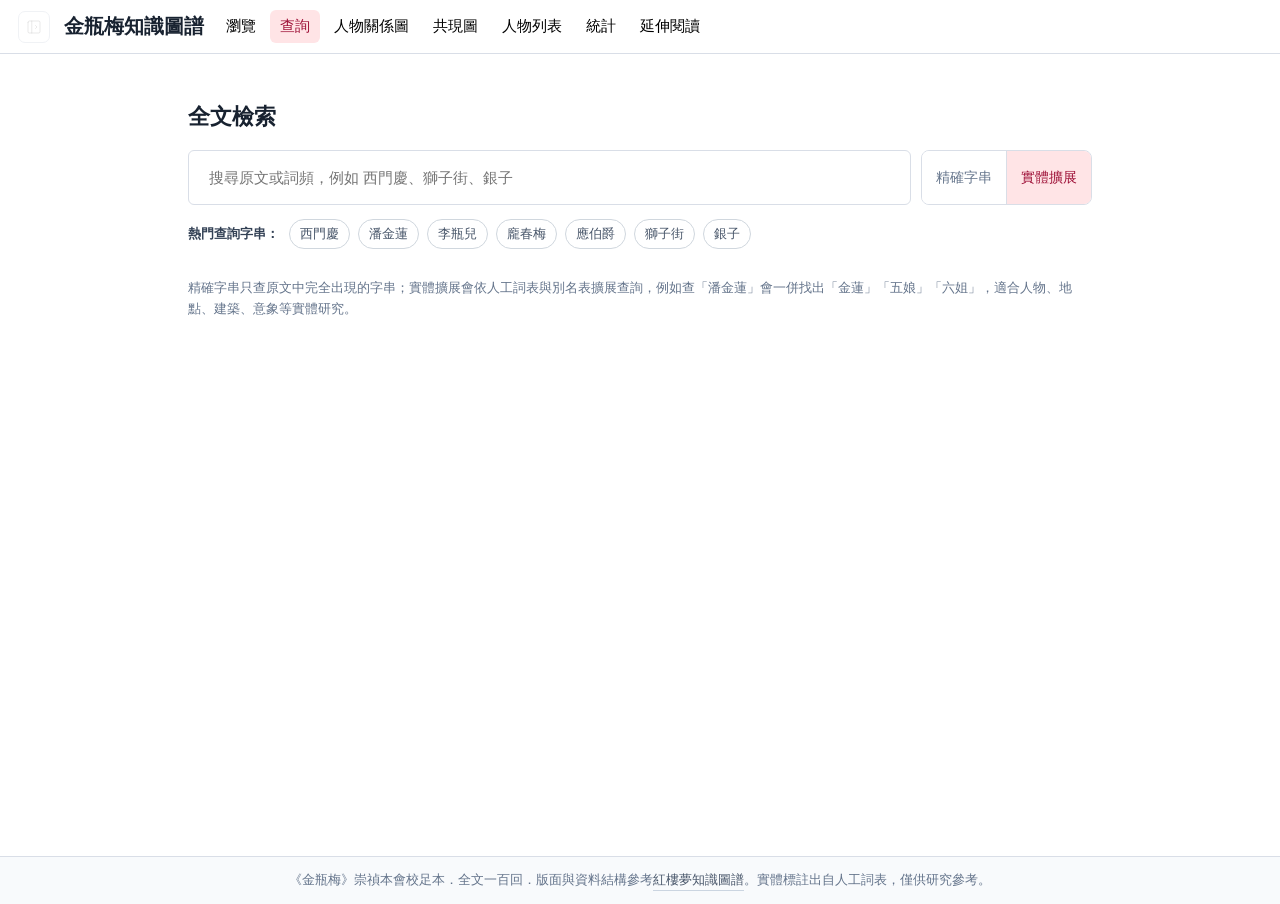
<file: index.html>
<!doctype html>
<html lang="zh-Hant">
<head>
  <meta charset="utf-8">
  <meta name="viewport" content="width=device-width, initial-scale=1">
  <title>金瓶梅知識圖譜</title>
  <meta name="description" content="結合全文閱讀、檢索、實體標註、人物關係、共現分析與統計視覺化的《金瓶梅》（崇禎本）數位研究平台。">
  <meta property="og:title" content="金瓶梅知識圖譜">
  <meta property="og:description" content="結合全文閱讀、檢索、實體標註、人物關係、共現分析與統計視覺化的《金瓶梅》（崇禎本）數位研究平台。">
  <meta property="og:type" content="website">
  <meta property="og:url" content="https://chad-liu.github.io/Notes-JinPingMei/">
  <meta name="twitter:title" content="金瓶梅知識圖譜">
  <meta name="twitter:description" content="結合全文閱讀、檢索、實體標註、人物關係、共現分析與統計視覺化的《金瓶梅》（崇禎本）數位研究平台。">
  <link rel="stylesheet" href="assets/index.css">
</head>
<body>
<header>
  <button id="toggleReaderLeft" class="reader-toggle" title="展開/收合章節" aria-label="展開/收合章節"></button>
  <h1>金瓶梅知識圖譜</h1>
  <nav>
    <button data-view="reader">瀏覽</button>
    <button data-view="search" class="active">查詢</button>
    <button data-view="network">人物關係圖</button>
    <button data-view="coGraph">共現圖</button>
    <button data-view="people">人物列表</button>
    <button data-view="stats">統計</button>
    <button data-view="articles">延伸閱讀</button>
  </nav>
  <button id="mobileMenuToggle" class="mobile-menu-toggle" type="button" title="展開選單" aria-label="展開選單" aria-expanded="false"><svg xmlns="http://www.w3.org/2000/svg" fill="none" viewBox="0 0 24 24" stroke="currentColor" stroke-width="1.8" stroke-linecap="round"><path d="M4 7h16M4 12h16M4 17h16"/></svg></button>
  <div class="reader-tags" aria-label="瀏覽標記圖例">
    <button type="button" class="legend-badge" data-tag="person" data-tag-state="background"><span class="swatch tag-person"></span>人物</button>
    <button type="button" class="legend-badge" data-tag="place" data-tag-state="background"><span class="swatch tag-place"></span>地點</button>
    <button type="button" class="legend-badge" data-tag="building" data-tag-state="background"><span class="swatch tag-building"></span>建築</button>
    <button type="button" class="legend-badge" data-tag="role" data-tag-state="background"><span class="swatch tag-role"></span>身份</button>
    <button type="button" class="legend-badge" data-tag="motif" data-tag-state="background"><span class="swatch tag-motif"></span>意象</button>
  </div>
  <button id="toggleReaderRight" class="reader-toggle" title="展開/收合詞頻資訊" aria-label="展開/收合詞頻資訊"></button>
</header>
<main>
  <section id="reader" class="view layout reader-left-collapsed reader-right-collapsed">
    <aside class="side">
      <div class="panel-head"><h3 id="readerLeftTitle">章節</h3></div>
      <div id="chapterList"></div>
    </aside>
    <article class="content" id="readerContent"></article>
    <aside class="info">
      <div class="panel-head"><h3 id="readerRightTitle">詞頻資訊</h3></div>
      <div id="entityInfo" class="entity-info-default"><h3>點選標記</h3><p class="meta">點擊原文標記可查看詞頻、段落與共現。</p></div>
    </aside>
  </section>

  <section id="search" class="view active">
    <article class="content">
      <div class="search-intro">
        <h2>全文檢索</h2>
      </div>
      <div class="search-row">
        <div class="search-input-wrap">
          <input id="fulltextQuery" placeholder="搜尋原文或詞頻，例如 西門慶、獅子街、銀子">
          <button type="button" id="clearSearch" class="search-clear" title="清除查詢" aria-label="清除查詢"><svg xmlns="http://www.w3.org/2000/svg" fill="none" viewBox="0 0 24 24" stroke="currentColor" stroke-width="1.8" stroke-linecap="round"><path d="M6 6l12 12M18 6L6 18"/></svg></button>
        </div>
        <div class="search-mode" aria-label="檢索模式">
          <button type="button" data-search-mode="exact">精確字串</button>
          <button type="button" data-search-mode="entity" class="active">實體擴展</button>
        </div>
      </div>
      <div class="search-examples search-assist" aria-label="熱門查詢">
        <span class="search-examples-label">熱門查詢字串：</span>
        <button type="button" class="search-example" data-search-example="西門慶">西門慶</button>
        <button type="button" class="search-example" data-search-example="潘金蓮">潘金蓮</button>
        <button type="button" class="search-example" data-search-example="李瓶兒">李瓶兒</button>
        <button type="button" class="search-example" data-search-example="龐春梅">龐春梅</button>
        <button type="button" class="search-example" data-search-example="應伯爵">應伯爵</button>
        <button type="button" class="search-example" data-search-example="獅子街">獅子街</button>
        <button type="button" class="search-example" data-search-example="銀子">銀子</button>
      </div>
      <div class="search-help search-assist">
        <p>精確字串只查原文中完全出現的字串；實體擴展會依人工詞表與別名表擴展查詢，例如查「潘金蓮」會一併找出「金蓮」「五娘」「六姐」，適合人物、地點、建築、意象等實體研究。</p>
      </div>
      <p id="activeSearchTerms" class="active-terms"></p>
      <div id="searchResults"></div>
    </article>
  </section>

  <section id="network" class="view">
    <iframe class="graph-frame" src="person_social_graph.html" title="金瓶梅人物社會網絡"></iframe>
  </section>

  <section id="coGraph" class="view">
    <iframe class="graph-frame" src="cooccurrence_graph.html" title="金瓶梅實體共現圖"></iframe>
  </section>

  <section id="people" class="view">
    <article class="content">
      <h2>人物列表</h2>
      <div class="people-tabs">
        <button type="button" class="people-tab active" data-people-tab="cards">人物卡片</button>
        <button type="button" class="people-tab" data-people-tab="chart">關係簡圖</button>
      </div>
      <div id="peopleCards" class="people-pane active">
        <p class="meta people-intro">詞表收錄的全部人物。點任一人可跳到瀏覽頁，看他的簡介、表記、共現與出處段落。</p>
        <div class="people-controls">
          <input id="peopleSearch" placeholder="搜尋人名、別名或簡介，例如 妓女、守備、丫鬟">
          <select id="peopleSubtype" aria-label="身分"></select>
          <select id="peopleFamily" aria-label="陣營"></select>
          <select id="peopleSort" aria-label="排序">
            <option value="frequency">依出現次數</option>
            <option value="chapter">依出場回數</option>
            <option value="name">依名稱</option>
          </select>
        </div>
        <p id="peopleCount" class="meta"></p>
        <div id="peopleList" class="people-grid"></div>
      </div>
      <div id="peopleChart" class="people-pane">
        <div class="chart-zoom">
          <button type="button" class="active" data-chart-fit="fit">符合寬度</button>
          <button type="button" data-chart-fit="full">原寸</button>
          <a id="peopleChartLink" target="_blank" rel="noopener">另開原圖</a>
        </div>
        <div class="chart-frame"><img id="peopleChartImg" alt="《金瓶梅》人物關係簡圖"></div>
      </div>
    </article>
  </section>

  <section id="stats" class="view">
    <article class="content">
      <div class="cards" id="statCards"></div>
      <h2>人物統計</h2><div id="personStats"></div>
      <h2>實體類型統計</h2><div id="nerStats"></div>
      <h2>意象統計</h2><div id="motifStats"></div>
      <h2>關係與陣營</h2><div id="relationStats"></div>
      <h2>章回字數 / 段落</h2><div id="chapterStats"></div>
    </article>
  </section>

  <section id="articles" class="view">
    <iframe class="graph-frame article-frame" src="articles/花甲美魔男之斜批金瓶梅.html" title="花甲美魔男之斜批金瓶梅"></iframe>
  </section>
</main>
<footer class="site-footer">《金瓶梅》崇禎本會校足本．全文一百回．版面與資料結構參考 <a href="https://github.com/cclintw/red-chamber-dream" target="_blank" rel="noopener">紅樓夢知識圖譜</a>。實體標註出自人工詞表，僅供研究參考。</footer>

<script>
const state = {dataPromises: {}};
let chapterNavigationToken = 0;
const $ = sel => document.querySelector(sel);
const esc = s => String(s ?? '').replace(/[&<>"']/g, c => ({'&':'&amp;','<':'&lt;','>':'&gt;','"':'&quot;',"'":'&#39;'}[c]));
const readerIcons = {
  leftExpand: '<svg xmlns="http://www.w3.org/2000/svg" width="24" height="24" viewBox="0 0 24 24" fill="none" stroke="currentColor" stroke-width="1" stroke-linecap="round" stroke-linejoin="round" class="icon icon-tabler icons-tabler-outline icon-tabler-layout-sidebar-left-expand"><path stroke="none" d="M0 0h24v24H0z" fill="none" /><path d="M4 6a2 2 0 0 1 2 -2h12a2 2 0 0 1 2 2v12a2 2 0 0 1 -2 2h-12a2 2 0 0 1 -2 -2l0 -12" /><path d="M9 4v16" /><path d="M14 10l2 2l-2 2" /></svg>',
  leftCollapse: '<svg xmlns="http://www.w3.org/2000/svg" width="24" height="24" viewBox="0 0 24 24" fill="none" stroke="currentColor" stroke-width="1" stroke-linecap="round" stroke-linejoin="round" class="icon icon-tabler icons-tabler-outline icon-tabler-layout-sidebar-left-collapse"><path stroke="none" d="M0 0h24v24H0z" fill="none" /><path d="M4 6a2 2 0 0 1 2 -2h12a2 2 0 0 1 2 2v12a2 2 0 0 1 -2 2h-12a2 2 0 0 1 -2 -2l0 -12" /><path d="M9 4v16" /><path d="M15 10l-2 2l2 2" /></svg>',
  rightExpand: '<svg xmlns="http://www.w3.org/2000/svg" width="24" height="24" viewBox="0 0 24 24" fill="none" stroke="currentColor" stroke-width="1" stroke-linecap="round" stroke-linejoin="round" class="icon icon-tabler icons-tabler-outline icon-tabler-layout-sidebar-right-expand"><path stroke="none" d="M0 0h24v24H0z" fill="none" /><path d="M4 6a2 2 0 0 1 2 -2h12a2 2 0 0 1 2 2v12a2 2 0 0 1 -2 2h-12a2 2 0 0 1 -2 -2l0 -12" /><path d="M15 4v16" /><path d="M10 10l-2 2l2 2" /></svg>',
  rightCollapse: '<svg xmlns="http://www.w3.org/2000/svg" width="24" height="24" viewBox="0 0 24 24" fill="none" stroke="currentColor" stroke-width="1" stroke-linecap="round" stroke-linejoin="round" class="icon icon-tabler icons-tabler-outline icon-tabler-layout-sidebar-right-collapse"><path stroke="none" d="M0 0h24v24H0z" fill="none" /><path d="M4 6a2 2 0 0 1 2 -2h12a2 2 0 0 1 2 2v12a2 2 0 0 1 -2 2h-12a2 2 0 0 1 -2 -2l0 -12" /><path d="M15 4v16" /><path d="M9 10l2 2l-2 2" /></svg>'
};
async function loadJson(path) {
  if (window.DEMO_JSON && window.DEMO_JSON[path]) return window.DEMO_JSON[path];
  if (state.dataPromises[path]) return state.dataPromises[path];
  state.dataPromises[path] = fetch(path)
    .then(r => {
      if (!r.ok) throw new Error(`HTTP ${r.status}`);
      return r.json();
    })
    .catch(() => loadJsonScript(path));
  return state.dataPromises[path];
}
function loadJsonScript(path) {
  return new Promise((resolve, reject) => {
    const script = document.createElement('script');
    script.src = `${path}.js`;
    script.onload = () => {
      if (window.DEMO_JSON && window.DEMO_JSON[path]) resolve(window.DEMO_JSON[path]);
      else reject(new Error(`Loaded ${script.src}, but ${path} was not registered.`));
    };
    script.onerror = () => reject(new Error(`Cannot load ${path}`));
    document.head.appendChild(script);
  });
}
function paragraphPreview(text, length = 30) { return [...String(text)].slice(0, length).join(''); }
function searchPreview(text, expanded = false) {
  const chars = [...String(text)];
  return expanded || chars.length <= 100 ? chars.join('') : chars.slice(0, 100).join('');
}

async function init() {
  initNav();
  initReaderPanels();
  initTagToggles();
  initSearch();
}

function initNav() {
  document.querySelectorAll('header nav button').forEach(btn => btn.addEventListener('click', () => {
    switchView(btn.dataset.view).catch(showLoadError);
    closeMobileMenu();
  }));
  $('#mobileMenuToggle').addEventListener('click', () => {
    const open = document.querySelector('header').classList.toggle('nav-open');
    $('#mobileMenuToggle').setAttribute('aria-expanded', String(open));
    $('#mobileMenuToggle').title = open ? '收合選單' : '展開選單';
    $('#mobileMenuToggle').setAttribute('aria-label', open ? '收合選單' : '展開選單');
  });
}

async function switchView(viewId) {
  const wasActive = document.getElementById(viewId)?.classList.contains('active');
  if (viewId === 'reader') await ensureReader();
  if (viewId === 'search') await ensureSearch();
  if (viewId === 'stats') await ensureStats();
  if (viewId === 'people') await ensurePeople();
  document.querySelectorAll('header nav button').forEach(b => b.classList.toggle('active', b.dataset.view === viewId));
  document.querySelectorAll('.view').forEach(v => v.classList.toggle('active', v.id === viewId));
  document.body.classList.toggle('reader-view', viewId === 'reader');
  document.body.classList.toggle('graph-view', viewId === 'network' || viewId === 'coGraph' || viewId === 'articles');
  updateReaderToggleAvailability();
  if (viewId === 'stats') animateStatNumbers();
  if ((viewId === 'network' || viewId === 'coGraph') && !wasActive) reloadGraphFrame(viewId);
}

async function ensureReader() {
  if (state.readerReady) return;
  $('#readerContent').innerHTML = '<p class="meta">資料載入中...</p>';
  [state.ebook, state.entityIndex] = await Promise.all([
    state.ebook ? Promise.resolve(state.ebook) : loadJson('data/ebook.json'),
    state.entityIndex ? Promise.resolve(state.entityIndex) : loadJson('data/basic_entity_index.json')
  ]);
  renderChapterList();
  renderChapter(state.ebook.chapters[0].id);
  state.readerReady = true;
}

async function ensureSearch() {
  if (state.searchReady) return;
  [state.search, state.entityIndex, state.ebook] = await Promise.all([
    state.search ? Promise.resolve(state.search) : loadJson('data/search_index.json'),
    state.entityIndex ? Promise.resolve(state.entityIndex) : loadJson('data/basic_entity_index.json'),
    state.ebook ? Promise.resolve(state.ebook) : loadJson('data/ebook.json')
  ]);
  state.searchReady = true;
}

async function ensureStats() {
  if (state.statsReady) return;
  state.stats = await loadJson('data/statistics.json');
  initStats();
  state.statsReady = true;
}

async function ensurePeople() {
  if (state.peopleReady) return;
  [state.entityIndex, state.ebook] = await Promise.all([
    state.entityIndex ? Promise.resolve(state.entityIndex) : loadJson('data/basic_entity_index.json'),
    state.ebook ? Promise.resolve(state.ebook) : loadJson('data/ebook.json')
  ]);
  initPeople();
  state.peopleReady = true;
}

function showLoadError(err) {
  console.error(err);
  alert('資料載入失敗，請稍後再試或重新整理頁面。');
}

function closeMobileMenu() {
  document.querySelector('header').classList.remove('nav-open');
  $('#mobileMenuToggle').setAttribute('aria-expanded', 'false');
  $('#mobileMenuToggle').title = '展開選單';
  $('#mobileMenuToggle').setAttribute('aria-label', '展開選單');
}

function reloadGraphFrame(viewId) {
  const frame = document.querySelector(`#${viewId} iframe`);
  if (!frame) return;
  frame.src = frame.getAttribute('src');
}

function renderChapterList() {
  $('#chapterList').innerHTML = state.ebook.chapters.map(ch => `<a class="chapter-link" data-id="${ch.id}"><span class="chapter-no">第 ${ch.n} 回</span><span class="chapter-title" title="${esc(ch.title)}">${esc(ch.title)}</span></a>`).join('');
  $('#chapterList').addEventListener('click', e => {
    const a = e.target.closest('.chapter-link'); if (!a) return;
    navigateChapter(a.dataset.id, 'right');
    collapseReaderLeftOnSmallScreen();
  });
}

function renderMarkedParagraph(p) {
  let out = '', cur = 0;
  for (const ent of p.entities) {
    if (ent.start < cur) continue;
    out += esc(p.text.slice(cur, ent.start));
    const cls = ent.type === 'PERSON' ? 'person' : ['BUILDING','FAC'].includes(ent.type) ? 'building' : ['PLACE','GPE','LOC'].includes(ent.type) ? 'place' : ent.type === 'MOTIF' ? 'motif' : 'role';
    out += `<span class="entity entity-${cls}" data-key="${esc(ent.key)}">${esc(p.text.slice(ent.start, ent.end))}</span>`;
    cur = ent.end;
  }
  out += esc(p.text.slice(cur));
  return out;
}

function renderChapter(chapterId, direction = '') {
  const ch = state.ebook.chapters.find(c => c.id === chapterId);
  const idx = state.ebook.chapters.findIndex(c => c.id === chapterId);
  const prev = idx > 0 ? state.ebook.chapters[idx - 1] : null;
  const next = idx >= 0 && idx < state.ebook.chapters.length - 1 ? state.ebook.chapters[idx + 1] : null;
  const nav = `<hr class="chapter-end"><nav class="chapter-nav">${prev ? `<a href="javascript:void(0)" class="prev" data-chapter-nav="${prev.id}" data-chapter-direction="left">第 ${prev.n} 回 ${esc(prev.title)}</a>` : '<span></span>'}${next ? `<a href="javascript:void(0)" class="next" data-chapter-nav="${next.id}" data-chapter-direction="right">第 ${next.n} 回 ${esc(next.title)}</a>` : '<span></span>'}</nav>`;
  document.querySelectorAll('.chapter-link').forEach(a => a.classList.toggle('active', a.dataset.id === chapterId));
  $('#readerContent').innerHTML = `<h2>第 ${ch.n} 回 ${esc(ch.title)}</h2>` + ch.paragraphs.map(p => `<p id="${p.id}" class="para-${p.kind || 'prose'}" data-paragraph-number="${p.n}">${renderMarkedParagraph(p)}</p>`).join('') + nav;
  renderChapterInfo(ch);
  animateChapter(direction);
}

function renderChapterInfo(ch) {
  const personParagraphs = [];
  const personKeys = new Set();
  let personOccurrences = 0;
  for (const p of ch.paragraphs) {
    const persons = p.entities.filter(ent => ent.type === 'PERSON');
    if (!persons.length) continue;
    personParagraphs.push(p);
    for (const ent of persons) {
      personKeys.add(ent.key);
      personOccurrences += 1;
    }
  }
  $('#entityInfo').innerHTML = `<h3>第 ${ch.n} 回 ${esc(ch.title)}</h3><p class="meta">人物 ${personKeys.size} 人 | 出現 ${personOccurrences} 次 | 段落 ${personParagraphs.length} 段</p>${cooccurrenceSectionHtml(ch.paragraphs.map(p => p.id))}<h4>段落</h4><ol class="entity-paragraphs">${personParagraphs.map(p => `<li><a href="#" data-jump="${ch.n}" data-pid="${p.id}">第${ch.n}回 第 #${p.n} 段</a><span class="paragraph-preview" title="${esc(paragraphPreview(p.text))}">${esc(paragraphPreview(p.text))}</span></li>`).join('')}</ol>`;
}

function animateChapter(direction) {
  const el = $('#readerContent');
  el.classList.remove('chapter-slide-from-left', 'chapter-slide-from-right', 'chapter-transition-hidden');
  if (!direction) return;
  void el.offsetWidth;
  el.classList.add(direction === 'left' ? 'chapter-slide-from-left' : 'chapter-slide-from-right');
}

async function navigateChapter(chapterId, direction) {
  const token = ++chapterNavigationToken;
  const el = $('#readerContent');
  el.classList.remove('chapter-slide-from-left', 'chapter-slide-from-right');
  if (window.scrollY > 4) {
    el.classList.add('chapter-transition-hidden');
    jumpToTop();
    await waitForTopScroll();
  }
  if (token !== chapterNavigationToken) return;
  renderChapter(chapterId, direction);
}

function jumpToTop() {
  document.documentElement.scrollTop = 0;
  document.body.scrollTop = 0;
}

function waitForTopScroll() {
  return new Promise(resolve => {
    const tick = () => {
      if (window.scrollY <= 4) {
        resolve();
        return;
      }
      requestAnimationFrame(tick);
    };
    requestAnimationFrame(tick);
  });
}

function initReaderPanels() {
  updateReaderPanelIcons();
  updateReaderToggleAvailability();
  $('#toggleReaderLeft').addEventListener('click', () => {
    $('#reader').classList.toggle('reader-left-collapsed');
    updateReaderPanelIcons();
  });
  $('#toggleReaderRight').addEventListener('click', () => {
    $('#reader').classList.toggle('reader-right-collapsed');
    updateReaderPanelIcons();
  });
}

function updateReaderPanelIcons() {
  $('#toggleReaderLeft').innerHTML = $('#reader').classList.contains('reader-left-collapsed') ? readerIcons.leftExpand : readerIcons.leftCollapse;
  $('#toggleReaderRight').innerHTML = $('#reader').classList.contains('reader-right-collapsed') ? readerIcons.rightExpand : readerIcons.rightCollapse;
}

function collapseReaderLeftOnSmallScreen() {
  if (!window.matchMedia('(max-width: 1100px)').matches) return;
  $('#reader').classList.add('reader-left-collapsed');
  updateReaderPanelIcons();
}

function updateReaderToggleAvailability() {
  const isReader = document.body.classList.contains('reader-view');
  $('#toggleReaderLeft').disabled = !isReader;
  $('#toggleReaderRight').disabled = !isReader;
}

function initTagToggles() {
  document.querySelectorAll('.legend-badge[data-tag]').forEach(btn => {
    btn.addEventListener('click', () => {
      const next = btn.dataset.tagState === 'background' ? 'underline' : btn.dataset.tagState === 'underline' ? 'off' : 'background';
      setTagState(btn.dataset.tag, next);
    });
  });
}

function setTagState(tag, mode) {
  const reader = $('#reader');
  const btn = document.querySelector(`.legend-badge[data-tag="${tag}"]`);
  reader.classList.remove(`tag-${tag}-underline`, `tag-${tag}-off`);
  if (mode !== 'background') reader.classList.add(`tag-${tag}-${mode}`);
  if (btn) {
    btn.dataset.tagState = mode;
    btn.setAttribute('aria-pressed', mode !== 'off' ? 'true' : 'false');
  }
}

function entityText(paragraphId) {
  return paragraphMap().get(paragraphId)?.text || '';
}
function showEntity(key) {
  const item = state.entityIndex.entities[key]; if (!item) return;
  $('#reader').classList.remove('reader-right-collapsed');
  updateReaderPanelIcons();
  const paragraphs = item.paragraphs.slice(0, 80);
  const bio = item.bio ? `<p class="entity-bio">${esc(item.bio)}</p>` : '';
  $('#entityInfo').innerHTML = `<h3>${esc(item.label)}</h3><p class="meta">${esc(item.entity_type_zh)}｜出現 ${item.frequency} 次｜段落 ${item.paragraph_count} 段｜章回 ${item.chapter_count} 回</p><p class="meta">表記：${esc(item.surface_forms.join('、'))}</p>${bio}${cooccurrenceSectionHtml(item.paragraphs.map(p => p.paragraph_id), new Set([key]))}<h4>段落</h4><ol class="entity-paragraphs">${paragraphs.map(p => `<li><a href="#" data-jump="${p.chapter_number}" data-pid="${p.paragraph_id}">第${p.chapter_number}回 第${p.paragraph_number}段</a><span class="paragraph-preview" title="${esc(paragraphPreview(entityText(p.paragraph_id)))}">${esc(paragraphPreview(entityText(p.paragraph_id)))}</span></li>`).join('')}</ol>`;
}
document.addEventListener('click', e => {
  const ent = e.target.closest('.entity'); if (ent) showEntity(ent.dataset.key);
  const co = e.target.closest('[data-co]'); if (co) showEntity(co.dataset.co);
  const chNav = e.target.closest('[data-chapter-nav]'); if (chNav) { e.preventDefault(); navigateChapter(chNav.dataset.chapterNav, chNav.dataset.chapterDirection); }
  const jump = e.target.closest('[data-jump]'); if (jump) { e.preventDefault(); renderChapter(`jinpingmei_ch${String(jump.dataset.jump).padStart(3,'0')}`); setTimeout(() => document.getElementById(jump.dataset.pid)?.scrollIntoView({behavior:'smooth', block:'start'}), 50); }
});
function initSearch() {
  const searchState = {q: '', mode: 'entity', entityRows: [], rows: [], page: 1, pageSize: 50};
  const run = async () => {
    const q = $('#fulltextQuery').value.trim();
    const mode = document.querySelector('[data-search-mode].active')?.dataset.searchMode || 'entity';
    updateSearchClear(q);
    updateSearchAssist(q);
    if (!q) { $('#activeSearchTerms').textContent = ''; $('#searchResults').innerHTML = ''; return; }
    await ensureSearch();
    const entityRows = mode === 'entity' ? Object.values(state.entityIndex.entities)
      .filter(item => item.label === q || item.surface_forms.some(s => s === q))
      .sort((a, b) => b.frequency - a.frequency)
      .slice(0, 30) : [];
    const rows = mergedSearchRows(q, entityRows);
    searchState.q = q;
    searchState.mode = mode;
    searchState.entityRows = entityRows;
    searchState.rows = rows;
    searchState.page = 1;
    renderSearchResults(searchState);
  };
  $('#fulltextQuery').addEventListener('input', () => run().catch(showLoadError));
  $('#clearSearch').addEventListener('click', () => {
    $('#fulltextQuery').value = '';
    run().catch(showLoadError);
    $('#fulltextQuery').focus();
  });
  document.querySelectorAll('[data-search-mode]').forEach(btn => {
    btn.addEventListener('click', () => {
      document.querySelectorAll('[data-search-mode]').forEach(item => item.classList.toggle('active', item === btn));
      run().catch(showLoadError);
    });
  });
  document.querySelectorAll('[data-search-example]').forEach(btn => {
    btn.addEventListener('click', () => {
      $('#fulltextQuery').value = btn.dataset.searchExample;
      run().catch(showLoadError);
    });
  });
  document.addEventListener('click', async e => {
    const pageButton = e.target.closest('[data-search-page]');
    if (pageButton) {
      e.preventDefault();
      const maxPage = Math.max(1, Math.ceil(searchState.rows.length / searchState.pageSize));
      searchState.page = Math.min(maxPage, Math.max(1, Number(pageButton.dataset.searchPage)));
      renderSearchResults(searchState);
      $('#searchResults').scrollIntoView({behavior: 'smooth', block: 'start'});
      return;
    }
    const entityResult = e.target.closest('[data-entity-result]');
    if (entityResult) {
      e.preventDefault();
      await switchView('reader');
      showEntity(entityResult.dataset.entityResult);
      return;
    }
    const snippetAction = e.target.closest('[data-snippet-action]');
    if (snippetAction) {
      e.preventDefault();
      setAllSearchSnippets(snippetAction.dataset.snippetAction === 'expand');
      return;
    }
    const cooccurrenceToggle = e.target.closest('[data-cooccurrence-toggle]');
    if (cooccurrenceToggle) {
      e.preventDefault();
      const section = cooccurrenceToggle.closest('[data-cooccurrence-collapsible]');
      const collapsed = section.classList.toggle('is-collapsed');
      cooccurrenceToggle.setAttribute('aria-expanded', String(!collapsed));
      cooccurrenceToggle.querySelector('.search-cooccurrence-state').textContent = collapsed ? '展開' : '收合';
      return;
    }
    const toggle = e.target.closest('.snippet-toggle');
    if (toggle) {
      const snippet = toggle.closest('.snippet');
      const expanded = snippet.dataset.expanded === 'true';
      const text = expanded ? snippet.dataset.shortText : snippet.dataset.fullText;
      snippet.dataset.expanded = expanded ? 'false' : 'true';
      snippet.innerHTML = expanded
        ? `${highlightText(text, snippet.dataset.query)}...<button type="button" class="snippet-toggle">顯示全部</button>`
        : `${highlightText(text, snippet.dataset.query)} <button type="button" class="snippet-toggle">收合</button>`;
      return;
    }
    const a = e.target.closest('[data-search-jump]'); if (!a) return;
    e.preventDefault();
    await switchView('reader');
    renderChapter(`jinpingmei_ch${String(a.dataset.searchJump).padStart(3,'0')}`);
    setTimeout(() => document.getElementById(a.dataset.pid)?.scrollIntoView({behavior:'smooth', block:'start'}), 50);
  });
}

function updateSearchAssist(q) {
  document.querySelectorAll('.search-assist').forEach(el => el.classList.toggle('is-hidden', Boolean(q)));
}

function updateSearchClear(q) {
  $('#clearSearch')?.classList.toggle('is-visible', Boolean(q));
}

function renderSearchResults(searchState) {
    const {q, mode, entityRows, rows, page, pageSize} = searchState;
    const searchTerms = mergedSearchTerms(q, entityRows);
    const summary = entityRows.length ? `<span class="entity-summary">出現 ${entityRows.reduce((sum, item) => sum + Number(item.frequency || 0), 0)} 次 | 段落 ${rows.length} 段</span>` : '';
    const modeLabel = mode === 'entity' ? '實體擴展' : '精確字串';
    $('#activeSearchTerms').innerHTML = `<span class="term-list">檢索模式：${esc(modeLabel)}　檢索字串：${formatSearchTerms(searchTerms)}</span>${summary}`;
    const entityHtml = '';
    const coHtml = searchCooccurrenceHtml(rows, entityRows);
    const paragraphHead = `<div class="search-result-head"><h3>顯示筆數</h3><div class="search-actions"><button type="button" class="tag-action" data-snippet-action="expand">全部展開</button><button type="button" class="tag-action" data-snippet-action="collapse">全部收合</button></div></div><p class="meta">共找到 <span class="search-term">${rows.length}</span> 筆</p>`;
    const totalPages = Math.max(1, Math.ceil(rows.length / pageSize));
    const start = (page - 1) * pageSize;
    const pageRows = rows.slice(start, start + pageSize);
    const pager = searchPager(page, totalPages, rows.length, start, pageRows.length);
    const paragraphHtml = paragraphHead + pager + pageRows.map(r => {
      const canToggle = [...String(r.text)].length > 100;
      const shortText = searchPreview(r.text);
      const entityNote = r.entity_forms && r.entity_forms.length ? `(${esc(r.entity_forms.join('、'))})` : '';
      return `<div class="result"><a class="result-title" href="#" data-search-jump="${r.chapter_number}" data-pid="${r.id}">第${r.chapter_number}回 第${r.paragraph_number}段${entityNote}</a><div class="snippet" data-full-text="${esc(r.text)}" data-short-text="${esc(shortText)}" data-query="${esc(q)}" data-expanded="false">${highlightText(shortText, q)}${canToggle ? `...<button type="button" class="snippet-toggle">顯示全部</button>` : ''}</div></div>`;
    }).join('') + pager;
    $('#searchResults').innerHTML = entityHtml + coHtml + paragraphHtml;
}

function searchPager(page, totalPages, totalRows, start, count) {
  if (!totalRows) return '';
  const from = start + 1;
  const to = start + count;
  return `<nav class="pager"><span>第 ${from}-${to} 筆（${page} / ${totalPages} 頁）</span><span class="pager-controls"><button type="button" data-search-page="${page - 1}" ${page <= 1 ? 'disabled' : ''}>上一頁</button><button type="button" data-search-page="${page + 1}" ${page >= totalPages ? 'disabled' : ''}>下一頁</button></span></nav>`;
}

function highlightText(text, q) {
  return esc(text).replaceAll(esc(q), `<mark>${esc(q)}</mark>`);
}

function mergedSearchTerms(q, entityRows) {
  const terms = new Set([q]);
  entityRows.forEach(item => {
    terms.add(item.label);
    item.surface_forms.forEach(form => terms.add(form));
  });
  return [...terms].filter(Boolean);
}

function formatSearchTerms(terms) {
  return terms.map(term => `<span class="search-term">${esc(term)}</span>`).join(' <span class="operator">|</span> ');
}

function searchCooccurrenceHtml(rows, entityRows) {
  const excluded = new Set(entityRows.map(item => item.key));
  return cooccurrenceSectionHtml(rows.map(row => row.id), excluded, 'search-cooccurrence');
}

function paragraphMap() {
  if (!state.paragraphMap) {
    state.paragraphMap = new Map();
    state.ebook.chapters.forEach(ch => ch.paragraphs.forEach(p => state.paragraphMap.set(p.id, p)));
  }
  return state.paragraphMap;
}

function cooccurrenceGroup(ent) {
  if (ent.type === 'PERSON') return '人物共現';
  if (ent.type === 'TITLE_ROLE') return '身份共現';
  if (['BUILDING', 'FAC'].includes(ent.type)) return '空間／建築共現';
  if (['PLACE', 'GPE', 'LOC'].includes(ent.type)) return '地點共現';
  if (ent.type === 'MOTIF') return '意象共現';
  return '';
}

function cooccurrenceSectionHtml(paragraphIds, excludedKeys = new Set(), className = '') {
  const groups = new Map();
  const pMap = paragraphMap();
  paragraphIds.forEach(id => {
    const p = pMap.get(id);
    if (!p || !p.entities) return;
    const seenInParagraph = new Set();
    p.entities.forEach(ent => {
      const group = cooccurrenceGroup(ent);
      if (!group || excludedKeys.has(ent.key) || seenInParagraph.has(ent.key)) return;
      seenInParagraph.add(ent.key);
      if (!groups.has(group)) groups.set(group, new Map());
      const bucket = groups.get(group);
      const current = bucket.get(ent.key) || {key: ent.key, label: ent.label || ent.text || ent.key, count: 0};
      current.count += 1;
      bucket.set(ent.key, current);
    });
  });
  const order = ['人物共現', '身份共現', '空間／建築共現', '地點共現', '意象共現'];
  const html = order.map(group => {
    const items = [...(groups.get(group) || new Map()).values()]
      .sort((a, b) => b.count - a.count || a.label.localeCompare(b.label, 'zh-Hant'))
      .slice(0, 18);
    if (!items.length) return '';
    return `<div class="co-group"><h4>${group}</h4><div class="co-tags">${items.map(c => `<button data-co="${esc(c.key)}">${esc(c.label)}(${c.count})</button>`).join('')}</div></div>`;
  }).join('');
  if (className.includes('search-cooccurrence')) {
    const body = html || '<p class="meta">無可顯示共現</p>';
    return `<section class="${className} is-collapsed" data-cooccurrence-collapsible><button type="button" class="search-cooccurrence-toggle" data-cooccurrence-toggle aria-expanded="false"><span>共現分析</span><span class="search-cooccurrence-state">展開</span></button><div class="search-cooccurrence-body">${body}</div></section>`;
  }
  if (!html) return `<h4>共現</h4><p class="meta">無可顯示共現</p>`;
  return `<section class="${className}"><h3>共現</h3>${html}</section>`;
}

function mergedSearchRows(q, entityRows) {
  const byId = new Map();
  if (entityRows.length) {
    entityRows.forEach(item => {
      item.paragraphs.forEach(p => {
        const paragraphId = p.paragraph_id;
        const text = entityText(paragraphId);
        const forms = item.surface_forms.filter(form => form && form !== q && text.includes(form));
        if (byId.has(paragraphId)) {
          const row = byId.get(paragraphId);
          row.entity_forms = [...new Set([...row.entity_forms, ...forms])];
          return;
        }
        byId.set(paragraphId, {
          id: paragraphId,
          chapter_number: p.chapter_number,
          paragraph_number: p.paragraph_number,
          text,
          entity_forms: text.includes(q) ? [] : forms.length ? forms : [item.label]
        });
      });
    });
    return [...byId.values()].sort((a, b) => Number(a.chapter_number) - Number(b.chapter_number) || Number(a.paragraph_number) - Number(b.paragraph_number));
  }
  state.search.documents.filter(d => d.text.includes(q)).forEach(d => {
    byId.set(d.id, {...d, entity_forms: []});
  });
  return [...byId.values()].sort((a, b) => Number(a.chapter_number) - Number(b.chapter_number) || Number(a.paragraph_number) - Number(b.paragraph_number));
}

function setAllSearchSnippets(expanded) {
  document.querySelectorAll('#searchResults .snippet[data-full-text]').forEach(snippet => {
    const text = expanded ? snippet.dataset.fullText : snippet.dataset.shortText;
    const canToggle = snippet.dataset.fullText !== snippet.dataset.shortText;
    snippet.dataset.expanded = expanded ? 'true' : 'false';
    snippet.innerHTML = `${highlightText(text, snippet.dataset.query)}${canToggle ? expanded ? ' <button type="button" class="snippet-toggle">收合</button>' : '...<button type="button" class="snippet-toggle">顯示全部</button>' : ''}`;
  });
}

function table(rows, cols) {
  return `<table><thead><tr>${cols.map(c => `<th>${c[0]}</th>`).join('')}</tr></thead><tbody>${rows.map(r => `<tr>${cols.map(c => `<td>${esc(r[c[1]])}</td>`).join('')}</tr>`).join('')}</tbody></table>`;
}
function initStats() {
  const s = state.stats;
  $('#statCards').innerHTML = [
    ['章回', s.chapter_stats.length, statIcon('book')],
    ['段落', s.document.total_paragraphs, statIcon('paragraph')],
    ['字數', s.document.total_chars, statIcon('quote')],
    ['實體標註', s.document.total_occurrences, statIcon('token')]
  ].map(([k,v,icon]) => `<div class="card stat-card"><span class="stat-icon">${icon}</span><strong class="stat-number" data-value="${num(v)}">0</strong><span class="stat-title">${k}</span></div>`).join('');
  animateStatNumbers();
  renderPersonStats(s);
  renderNerStats(s);
  renderMotifStats(s);
  renderChapterStats(s);
  renderRelationStats(s);
}

function statIcon(type) {
  const attrs = 'xmlns="http://www.w3.org/2000/svg" fill="none" viewBox="0 0 24 24" stroke-width="1.7" stroke-linecap="round" stroke-linejoin="round"';
  const icons = {
    book: `<svg ${attrs}><path d="M4 19.5A2.5 2.5 0 0 1 6.5 17H20"/><path d="M4 4.5A2.5 2.5 0 0 1 6.5 2H20v20H6.5A2.5 2.5 0 0 1 4 19.5z"/></svg>`,
    paragraph: `<svg ${attrs}><path d="M7 5h10"/><path d="M7 9h10"/><path d="M7 13h7"/><path d="M7 17h5"/></svg>`,
    quote: `<svg ${attrs}><path d="M8 11H5.5A2.5 2.5 0 0 1 8 8.5V7a5 5 0 0 0-5 5v5h5z"/><path d="M19 11h-2.5A2.5 2.5 0 0 1 19 8.5V7a5 5 0 0 0-5 5v5h5z"/></svg>`,
    token: `<svg ${attrs}><path d="M12 3l8 4.5v9L12 21l-8-4.5v-9z"/><path d="M12 12l8-4.5"/><path d="M12 12v9"/><path d="M12 12L4 7.5"/></svg>`
  };
  return icons[type] || icons.book;
}

function animateStatNumbers() {
  document.querySelectorAll('.stat-number').forEach(el => {
    const target = num(el.dataset.value);
    const start = performance.now();
    const duration = 850;
    const tick = now => {
      const progress = Math.min(1, (now - start) / duration);
      const eased = 1 - Math.pow(1 - progress, 3);
      el.textContent = Math.round(target * eased).toLocaleString();
      if (progress < 1) requestAnimationFrame(tick);
    };
    requestAnimationFrame(tick);
  });
}

const chartColors = ['#64748b','#2563eb','#16a34a','#db2777','#f59e0b','#7c3aed','#0891b2','#be123c','#65a30d','#9333ea'];
const entityTypeLabels = {
  PERSON:'人物', BUILDING:'建築／空間', PLACE:'地點', TITLE_ROLE:'身份', MOTIF:'意象'
};
const subtypeLabels = {
  main_character:'主要人物', consort:'妻妾', maid:'丫鬟', servant:'僕役', hanger_on:'幫閒',
  courtesan:'妓女優伶', official:'官員', merchant:'商賈夥計', clergy:'僧道醫卜',
  matchmaker:'媒婆牙婆', kin:'親族', other:'其他',
  mansion:'府邸', garden_space:'園林空間', room:'房室', temple:'寺觀', office:'官署',
  brothel:'妓館', street:'街市',
  county:'縣治', prefecture:'府治', province:'省分', capital:'京城', city:'城鎮', town:'市鎮', landmark:'地標',
  title:'稱謂', role:'身份', official_title:'官銜'
};
const familyLabels = {
  ximen:'西門府', chen:'陳家', hua:'花家', wu:'武家', han:'韓家',
  wangzhaoxuan:'王招宣府', zhou:'周守備府', courtesan:'院中', court:'官場',
  clergy:'僧道', other:'其他'
};
const relationLabels = {
  marriage:'婚配', kin:'親屬', romance:'私通情感', servant:'主僕',
  ally:'結拜幫閒', patron:'官場依附', conflict:'仇讎'
};
const sourceLabels = {lexicon:'人工詞表'};
function num(v) { return Number(v || 0); }
function zhType(v) { return entityTypeLabels[v] || v || '未分類'; }
function zhSubtype(v) { return subtypeLabels[v] || v || '未分類'; }
function zhFamily(v) { return familyLabels[v] || v || '其他'; }
function zhRelation(v) { return relationLabels[v] || v || '其他'; }
function zhSource(v) { return sourceLabels[v] || String(v || '未標明').replaceAll('|', '／'); }
function sumBy(rows, keyFn, valueKey = 'count') {
  const map = new Map();
  rows.forEach(row => {
    const key = keyFn(row);
    map.set(key, (map.get(key) || 0) + num(row[valueKey]));
  });
  return [...map.entries()].map(([label, value]) => ({label, value})).sort((a, b) => b.value - a.value);
}
function barChart(rows, options = {}) {
  const max = Math.max(...rows.map(r => num(r.value)), 1);
  const total = options.total || rows.reduce((sum, r) => sum + num(r.value), 0) || 1;
  const color = options.color || '#64748b';
  return `<div class="bar-list">${rows.map(r => {
    const pct = num(r.value) / total * 100;
    return `<div class="bar-row"><span class="bar-label" title="${esc(r.label)}">${esc(r.label)}</span><span class="bar-track" title="占比 ${pct.toFixed(1)}%"><progress class="bar-progress" max="100" value="100" style="--bar-width:${pct.toFixed(1)}%;--bar-color:${softColor(r.color || color)}"></progress><span class="bar-percent">${pct.toFixed(1)}%</span></span><span class="bar-value">${num(r.value).toLocaleString()}</span></div>`;
  }).join('')}</div>`;
}
function softColor(color) {
  return color === '#b42318' ? '#f2a6a0'
    : color === '#2563eb' ? '#93c5fd'
    : color === '#16a34a' ? '#86efac'
    : color === '#db2777' ? '#f9a8d4'
    : color === '#f59e0b' ? '#fcd34d'
    : color === '#0891b2' ? '#67e8f9'
    : '#cbd5e1';
}
function donutChart(rows) {
  const total = rows.reduce((sum, r) => sum + num(r.value), 0) || 1;
  let acc = 0;
  const slices = rows.map((r, i) => {
    const start = acc / total;
    acc += num(r.value);
    const end = acc / total;
    return {...r, start, end, pct: num(r.value) / total * 100, color: r.color || chartColors[i % chartColors.length]};
  });
  const pie = `<svg class="pie-chart" viewBox="0 0 220 220" role="img" aria-label="占比圓形圖">${slices.map(slice => `<path d="${pieSlicePath(110, 110, 96, slice.start, slice.end)}" fill="${slice.color}"><title>${esc(slice.label)} ${slice.pct.toFixed(1)}%</title></path>`).join('')}${slices.filter(slice => slice.pct >= 4).map(slice => {
    const mid = (slice.start + slice.end) / 2;
    const [x, y] = polarPoint(110, 110, 58, mid);
    return `<text class="pie-label" x="${x.toFixed(1)}" y="${y.toFixed(1)}">${slice.pct.toFixed(1)}%</text>`;
  }).join('')}</svg>`;
  return `<div class="donut-wrap">${pie}${barChart(slices.map(r => ({label: r.label, value: r.value, color: softColor(r.color)})), {total})}</div>`;
}
function polarPoint(cx, cy, radius, ratio) {
  const angle = ratio * Math.PI * 2 - Math.PI / 2;
  return [cx + Math.cos(angle) * radius, cy + Math.sin(angle) * radius];
}
function pieSlicePath(cx, cy, radius, start, end) {
  const [x1, y1] = polarPoint(cx, cy, radius, start);
  const [x2, y2] = polarPoint(cx, cy, radius, end);
  const large = end - start > .5 ? 1 : 0;
  return `M${cx},${cy} L${x1.toFixed(3)},${y1.toFixed(3)} A${radius},${radius} 0 ${large} 1 ${x2.toFixed(3)},${y2.toFixed(3)} Z`;
}
function chartPanel(title, body, note = '') {
  return `<section class="chart-section"><h3>${esc(title)}</h3>${note ? `<p class="chart-note">${esc(note)}</p>` : ''}<div class="chart-panel">${body}</div></section>`;
}
function renderPersonStats(s) {
  const people = s.person_social_top_nodes.slice().sort((a, b) => num(b.frequency) - num(a.frequency)).slice(0, 15).map(row => ({label: row.name, value: row.frequency}));
  const degree = s.person_social_top_nodes.slice(0, 15).map(row => ({label: row.name, value: row.weighted_degree, color: '#2563eb'}));
  $('#personStats').innerHTML = `<div class="chart-grid">${chartPanel('人物出現次數 Top 15', barChart(people, {color:'#b42318'}), '依人物所有表記（含別名、排行稱呼）的總出現次數排序。')}${chartPanel('人物網絡加權度 Top 15', barChart(degree, {color:'#2563eb'}), '加權度表示與其他人物共現關係的總強度。')}</div>`;
}
function renderNerStats(s) {
  const byType = sumBy(s.ner_summary, row => zhType(row.entity_type)).map((r, i) => ({...r, color: chartColors[i % chartColors.length]}));
  const bySubtype = sumBy(s.ner_summary, row => `${zhType(row.entity_type)}：${zhSubtype(row.subtype)}`).slice(0, 14);
  $('#nerStats').innerHTML = `<div class="chart-grid">${chartPanel('實體類型占比', donutChart(byType), '人物、建築、地點、身份、意象五類的標註次數占比。')}${chartPanel('實體子類數量 Top 14', barChart(bySubtype, {color:'#16a34a'}), '依人物身分與空間類型聚合統計。')}</div>`;
}
function renderMotifStats(s) {
  const topMotifs = s.motif_summary.slice().sort((a, b) => num(b.count) - num(a.count)).slice(0, 15).map(row => ({label: row.subtype, value: row.count}));
  const byType = sumBy(s.motif_summary, row => row.motif_type).map((r, i) => ({...r, color: chartColors[i % chartColors.length]}));
  $('#motifStats').innerHTML = `<div class="chart-grid">${chartPanel('高頻意象 Top 15', barChart(topMotifs, {color:'#db2777'}), '酒色財氣的物質符號：銀子、春藥、汗巾、元宵、棺材等。')}${chartPanel('意象類型占比', donutChart(byType), '將意象依財、色、酒、藝、節候、死生、命數聚合。')}</div>`;
}
function renderChapterStats(s) {
  const rows = s.chapter_stats.map(row => ({chapter: num(row.chapter_number), chars: num(row.char_count), paragraphs: num(row.paragraph_count), title: row.title}));
  const topChars = rows.slice().sort((a, b) => b.chars - a.chars).slice(0, 10).map(row => ({label: `第${row.chapter}回`, value: row.chars}));
  const topParagraphs = rows.slice().sort((a, b) => b.paragraphs - a.paragraphs).slice(0, 10).map(row => ({label: `第${row.chapter}回`, value: row.paragraphs, color: '#0891b2'}));
  $('#chapterStats').innerHTML = `<div class="chart-grid">${chartPanel('章回字數趨勢', trendChart(rows), '紅線為字數，藍線為段落數，呈現全 100 回的篇幅變化。')}${chartPanel('字數最多章回 Top 10', barChart(topChars, {color:'#f59e0b'}))}${chartPanel('段落最多章回 Top 10', barChart(topParagraphs, {color:'#0891b2'}))}</div>`;
}
function trendChart(rows) {
  const w = 760, h = 260, pad = 34;
  const maxChars = Math.max(...rows.map(r => r.chars), 1);
  const maxPars = Math.max(...rows.map(r => r.paragraphs), 1);
  const x = i => pad + i * (w - pad * 2) / Math.max(rows.length - 1, 1);
  const yChars = v => h - pad - v / maxChars * (h - pad * 2);
  const yPars = v => h - pad - v / maxPars * (h - pad * 2);
  const path = (fn, key) => rows.map((r, i) => `${i ? 'L' : 'M'}${x(i).toFixed(1)},${fn(r[key]).toFixed(1)}`).join(' ');
  const area = `M${x(0)},${h-pad} ${rows.map((r, i) => `L${x(i).toFixed(1)},${yChars(r.chars).toFixed(1)}`).join(' ')} L${x(rows.length-1)},${h-pad} Z`;
  return `<svg class="trend-chart" viewBox="0 0 ${w} ${h}" role="img" aria-label="章回字數與段落趨勢"><path class="trend-area" d="${area}" fill="#b42318"></path><line class="trend-axis" x1="${pad}" y1="${h-pad}" x2="${w-pad}" y2="${h-pad}"></line><line class="trend-axis" x1="${pad}" y1="${pad}" x2="${pad}" y2="${h-pad}"></line><path class="trend-line" d="${path(yChars, 'chars')}" stroke="#b42318"></path><path class="trend-line" d="${path(yPars, 'paragraphs')}" stroke="#2563eb"></path><g font-size="12" fill="#64748b"><text x="${pad}" y="18">字數</text><text x="${pad+42}" y="18" fill="#2563eb">段落</text><text x="${pad}" y="${h-8}">第1回</text><text x="${w-pad-46}" y="${h-8}">第100回</text></g></svg>`;
}
function renderRelationStats(s) {
  const relations = (s.relation_summary || []).map((row, i) => ({label: zhRelation(row.relation_type), value: num(row.count), color: chartColors[i % chartColors.length]}));
  const families = (s.family_summary || []).map(row => ({label: zhFamily(row.family), value: num(row.total_occurrences)}));
  $('#relationStats').innerHTML = `<div class="chart-grid">${chartPanel('語義關係類型占比', donutChart(relations), '人工整理的確定關係，與同段共現不同。')}${chartPanel('各陣營出現次數', barChart(families, {color:'#7c3aed'}), '依人物所屬家族／陣營彙總其出現次數。')}</div>`;
}
function peopleRows() {
  return Object.values(state.entityIndex.entities)
    .filter(e => e.entity_type === 'PERSON')
    .map(e => ({...e, subtypeZh: zhSubtype(e.subtype), familyZh: zhFamily(e.family)}));
}
function initPeople() {
  const rows = peopleRows();
  const fill = (sel, values, label) => {
    const seen = [...new Set(values)].sort((a, b) => a.localeCompare(b, 'zh-Hant'));
    $(sel).innerHTML = `<option value="">${label}</option>` +
      seen.map(v => `<option value="${esc(v)}">${esc(v)}</option>`).join('');
  };
  fill('#peopleSubtype', rows.map(r => r.subtypeZh), '全部身分');
  fill('#peopleFamily', rows.map(r => r.familyZh), '全部陣營');
  ['#peopleSearch', '#peopleSubtype', '#peopleFamily', '#peopleSort']
    .forEach(sel => $(sel).addEventListener('input', renderPeople));
  document.querySelectorAll('[data-people-tab]').forEach(btn => btn.addEventListener('click', () => {
    document.querySelectorAll('[data-people-tab]').forEach(b => b.classList.toggle('active', b === btn));
    const chart = btn.dataset.peopleTab === 'chart';
    $('#peopleCards').classList.toggle('active', !chart);
    $('#peopleChart').classList.toggle('active', chart);
    if (chart) loadPeopleChart();
  }));
  document.querySelectorAll('[data-chart-fit]').forEach(btn => btn.addEventListener('click', () => {
    document.querySelectorAll('[data-chart-fit]').forEach(b => b.classList.toggle('active', b === btn));
    $('#peopleChart').classList.toggle('chart-full', btn.dataset.chartFit === 'full');
  }));
  $('#peopleList').addEventListener('click', async e => {
    const card = e.target.closest('[data-person]');
    if (!card) return;
    await switchView('reader');
    showEntity(card.dataset.person);
  });
  renderPeople();
}
function loadPeopleChart() {
  const img = $('#peopleChartImg');
  if (img.getAttribute('src')) return;
  const url = 'data/' + encodeURIComponent('金瓶梅人物關係簡圖.svg');
  img.src = url;
  $('#peopleChartLink').href = url;
}
function renderPeople() {
  const q = $('#peopleSearch').value.trim();
  const sub = $('#peopleSubtype').value;
  const fam = $('#peopleFamily').value;
  const rows = peopleRows().filter(r =>
    (!sub || r.subtypeZh === sub) && (!fam || r.familyZh === fam) &&
    (!q || r.label.includes(q) || (r.bio || '').includes(q) ||
     r.surface_forms.some(f => f.includes(q))));
  const order = {
    frequency: (a, b) => b.frequency - a.frequency,
    chapter: (a, b) => b.chapter_count - a.chapter_count || b.frequency - a.frequency,
    name: (a, b) => a.label.localeCompare(b.label, 'zh-Hant')
  };
  rows.sort(order[$('#peopleSort').value] || order.frequency);
  $('#peopleCount').textContent = `共 ${rows.length} 人`;
  $('#peopleList').innerHTML = rows.map(r => {
    const alias = r.surface_forms.filter(f => f !== r.label);
    return `<button type="button" class="person-card" data-person="${esc(r.key)}">
      <span class="person-head"><span class="person-name">${esc(r.label)}</span>
      <span class="person-tag">${esc(r.subtypeZh)}</span><span class="person-tag">${esc(r.familyZh)}</span></span>
      <span class="person-meta">出現 ${r.frequency} 次｜段落 ${r.paragraph_count} 段｜章回 ${r.chapter_count} 回${alias.length ? `｜又作 ${esc(alias.join('、'))}` : ''}</span>
      ${r.bio ? `<span class="person-bio">${esc(r.bio)}</span>` : ''}
    </button>`;
  }).join('') || '<p class="meta">沒有符合的人物。</p>';
}
function initArticles() {
  $('#articleList').innerHTML = state.articles.articles.map(a => {
    const links = (a.links || []).map(link => `<a class="article-link" href="${esc(link.href)}" target="_blank" rel="noopener">${esc(link.label || '閱讀')}</a>`).join('');
    return `<div class="article"><h3>${esc(a.title)}</h3><p class="meta">${esc(a.author)} ${esc(a.year)} ${esc((a.tags||[]).join('、'))}</p><p>${esc(a.abstract)}</p>${links ? `<div class="article-links">${links}</div>` : ''}</div>`;
  }).join('');
}

let net = {nodes:[], links:[], selected:null};
function initNetwork() {
  $('#minWeight').addEventListener('input', buildNetwork);
  $('#nodeLimit').addEventListener('change', buildNetwork);
  $('#restartNetwork').addEventListener('click', buildNetwork);
  $('#networkSearch').addEventListener('input', e => {
    const q = e.target.value.trim();
    const n = net.nodes.find(x => x.name.includes(q));
    if (n) showNetworkNode(n);
  });
  $('#networkCanvas').addEventListener('click', e => {
    const rect = e.target.getBoundingClientRect();
    const x = e.clientX - rect.left, y = e.clientY - rect.top;
    const hit = net.nodes.find(n => Math.hypot(n.x - x, n.y - y) < n.r + 6);
    if (hit) showNetworkNode(hit);
  });
  buildNetwork();
  window.addEventListener('resize', drawNetwork);
}
function buildNetwork() {
  const limit = Number($('#nodeLimit').value);
  const minW = Number($('#minWeight').value);
  const topIds = new Set(state.network.nodes.slice().sort((a,b)=>b.weighted_degree-a.weighted_degree).slice(0, limit).map(n=>n.id));
  net.nodes = state.network.nodes.filter(n => topIds.has(n.id)).map((n,i)=>({...n, x:100+(i%7)*70, y:80+Math.floor(i/7)*70, vx:0, vy:0, r:5+Math.sqrt(n.frequency)/5}));
  const nodeMap = Object.fromEntries(net.nodes.map(n=>[n.id,n]));
  net.links = state.network.links.filter(l => topIds.has(l.source) && topIds.has(l.target) && l.weight >= minW).map(l => ({...l, s:nodeMap[l.source], t:nodeMap[l.target]}));
  for (let i=0;i<180;i++) tickNetwork();
  drawNetwork();
}
function tickNetwork() {
  for (const l of net.links) {
    const dx = l.t.x-l.s.x, dy = l.t.y-l.s.y, d = Math.hypot(dx,dy)||1;
    const target = Math.max(42, 170 - l.weight/3), f=(d-target)*0.004;
    l.s.vx += dx/d*f; l.s.vy += dy/d*f; l.t.vx -= dx/d*f; l.t.vy -= dy/d*f;
  }
  for (let i=0;i<net.nodes.length;i++) for (let j=i+1;j<net.nodes.length;j++) {
    const a=net.nodes[i], b=net.nodes[j], dx=b.x-a.x, dy=b.y-a.y, d=Math.hypot(dx,dy)||1, f=70/(d*d);
    a.vx -= dx/d*f; a.vy -= dy/d*f; b.vx += dx/d*f; b.vy += dy/d*f;
  }
  const c = $('#networkCanvas'), w=c.clientWidth, h=c.clientHeight;
  for (const n of net.nodes) { n.vx+=(w/2-n.x)*0.0008; n.vy+=(h/2-n.y)*0.0008; n.x+=n.vx; n.y+=n.vy; n.vx*=0.88; n.vy*=0.88; }
}
function drawNetwork() {
  const c = $('#networkCanvas'), dpr = window.devicePixelRatio || 1;
  c.width = c.clientWidth*dpr; c.height = c.clientHeight*dpr;
  const ctx = c.getContext('2d'); ctx.scale(dpr,dpr); ctx.clearRect(0,0,c.clientWidth,c.clientHeight);
  ctx.lineCap='round';
  for (const l of net.links) { ctx.strokeStyle='rgba(120,130,150,.32)'; ctx.lineWidth=Math.max(1, Math.sqrt(l.weight)/2.5); ctx.beginPath(); ctx.moveTo(l.s.x,l.s.y); ctx.lineTo(l.t.x,l.t.y); ctx.stroke(); }
  for (const n of net.nodes) { ctx.fillStyle = n.id===net.selected ? '#b42318' : '#2563eb'; ctx.beginPath(); ctx.arc(n.x,n.y,n.r,0,Math.PI*2); ctx.fill(); ctx.fillStyle='#111827'; ctx.font='13px sans-serif'; ctx.fillText(n.name,n.x+n.r+3,n.y+4); }
}
function showNetworkNode(n) {
  net.selected=n.id; drawNetwork();
  const links = net.links.filter(l => l.source===n.id || l.target===n.id).sort((a,b)=>b.weight-a.weight).slice(0,20);
  $('#networkInfo').innerHTML = `<h3>${esc(n.name)}</h3><p class="meta">出現 ${n.frequency} 次｜段落 ${n.paragraph_count}｜關聯 ${n.degree} 人｜加權度 ${n.weighted_degree}</p><h4>主要關係</h4><ol>${links.map(l => `<li>${esc(l.source===n.id?l.target_name:l.source_name)}：${l.weight}</li>`).join('')}</ol>`;
}
init().catch(err => { document.body.innerHTML = '<pre>'+esc(err.stack||err)+'</pre>'; });
</script>
</body>
</html>
</file>
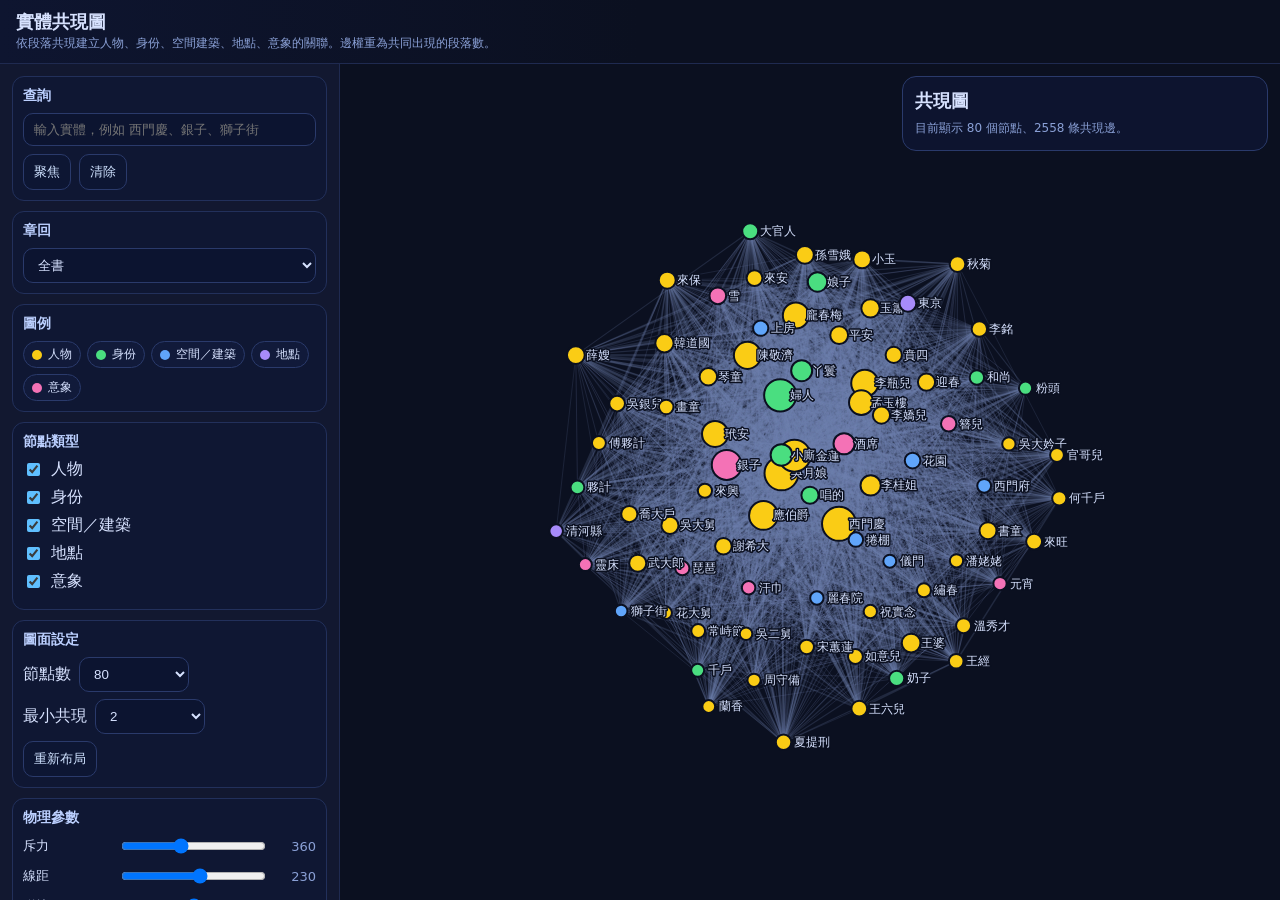
<file: cooccurrence_graph.html>
<!doctype html>
<html lang="zh-Hant">
<head>
  <meta charset="utf-8">
  <meta name="viewport" content="width=device-width, initial-scale=1">
  <title>《金瓶梅》實體共現圖</title>
  <script src="vendor/d3.v7.min.js"></script>
  <script src="data/ebook.json.js"></script>
  <link rel="stylesheet" href="assets/cooccurrence-graph.css">
</head>
<body>
<div class="app">
  <header>
    <h1>實體共現圖</h1>
    <button class="panel-toggle" id="panelToggle" type="button" aria-expanded="false" aria-controls="graphControls">控制</button>
    <div class="small">依段落共現建立人物、身份、空間建築、地點、意象的關聯。邊權重為共同出現的段落數。</div>
  </header>
  <aside id="graphControls">
    <div class="toolbar">
      <div class="card">
        <h3>查詢</h3>
        <input id="entitySearch" placeholder="輸入實體，例如 西門慶、銀子、獅子街">
        <div class="graph-action-row">
          <button class="btn" id="btnFocus">聚焦</button>
          <button class="btn" id="btnClear">清除</button>
        </div>
      </div>
      <div class="card">
        <h3>章回</h3>
        <select id="chapterSelect"><option value="">全書</option></select>
      </div>
      <div class="card">
        <h3>圖例</h3>
        <div class="legend" id="legend"></div>
      </div>
      <div class="card">
        <h3>節點類型</h3>
        <label><input type="checkbox" value="PERSON" checked> 人物</label>
        <label><input type="checkbox" value="TITLE_ROLE" checked> 身份</label>
        <label><input type="checkbox" value="BUILDING" checked> 空間／建築</label>
        <label><input type="checkbox" value="PLACE" checked> 地點</label>
        <label><input type="checkbox" value="MOTIF" checked> 意象</label>
      </div>
      <div class="card">
        <h3>圖面設定</h3>
        <label>節點數 <select id="nodeLimit"><option>40</option><option selected>80</option><option>120</option><option>180</option><option value="all">全部</option></select></label>
        <label>最小共現 <select id="minWeight"><option>1</option><option selected>2</option><option>5</option><option>10</option><option>20</option></select></label>
        <button class="btn" id="resetGraph">重新布局</button>
      </div>
      <div class="card">
        <h3>物理參數</h3>
        <div class="param-row"><span>斥力</span><input id="chargeStrength" type="range" min="120" max="720" step="20" value="360"><span class="param-value" id="chargeValue">360</span></div>
        <div class="param-row"><span>線距</span><input id="linkDistance" type="range" min="120" max="320" step="10" value="230"><span class="param-value" id="distanceValue">230</span></div>
        <div class="param-row"><span>碰撞</span><input id="collisionPadding" type="range" min="4" max="32" step="2" value="18"><span class="param-value" id="collisionValue">18</span></div>
      </div>
    </div>
  </aside>
  <button class="panel-backdrop" id="panelBackdrop" type="button" aria-label="關閉控制面板"></button>
  <main>
    <svg id="graph"></svg>
    <div class="info" id="info"><h2>共現圖</h2><div class="small">點選節點查看共現對象。搜尋可聚焦單一實體與其鄰近節點。</div></div>
  </main>
</div>
<script>
const typeMeta = {
  PERSON: {label: '人物', color: '#facc15'},
  TITLE_ROLE: {label: '身份', color: '#4ade80'},
  BUILDING: {label: '空間／建築', color: '#60a5fa'},
  PLACE: {label: '地點', color: '#a78bfa'},
  MOTIF: {label: '意象', color: '#f472b6'}
};
const $ = s => document.querySelector(s);
const controlPanelToggle = document.getElementById('panelToggle');
const controlPanelBackdrop = document.getElementById('panelBackdrop');
function setControlPanelOpen(open) {
  document.body.classList.toggle('panel-open', open);
  controlPanelToggle?.setAttribute('aria-expanded', String(open));
}
controlPanelToggle?.addEventListener('click', () => {
  setControlPanelOpen(!document.body.classList.contains('panel-open'));
});
controlPanelBackdrop?.addEventListener('click', () => setControlPanelOpen(false));

const esc = s => String(s ?? '').replace(/[&<>"']/g, c => ({'&':'&amp;','<':'&lt;','>':'&gt;','"':'&quot;',"'":'&#39;'}[c]));
async function loadJson(path) {
  if (window.DEMO_JSON && window.DEMO_JSON[path]) return window.DEMO_JSON[path];
  const r = await fetch(path);
  return r.json();
}
function normalizedType(type) {
  if (['BUILDING', 'FAC'].includes(type)) return 'BUILDING';
  if (['PLACE', 'GPE', 'LOC'].includes(type)) return 'PLACE';
  return type;
}

let ebook, base, simulation, graphData = {nodes: [], links: []}, selectedId = '';
const svg = d3.select('#graph');
const g = svg.append('g');
const linkLayer = g.append('g');
const nodeLayer = g.append('g');
svg.call(d3.zoom().scaleExtent([0.25, 4]).on('zoom', e => g.attr('transform', e.transform)));

loadJson('data/ebook.json').then(data => {
  ebook = data;
  initControls();
  base = buildBaseGraph();
  updateGraph();
});

function initControls() {
  $('#chapterSelect').insertAdjacentHTML('beforeend', ebook.chapters.map(ch => `<option value="${ch.id}">第 ${ch.n} 回 ${esc(ch.title)}</option>`).join(''));
  $('#legend').innerHTML = Object.entries(typeMeta).map(([type, meta]) => `<span class="badge"><span class="dot" style="background:${meta.color}"></span>${meta.label}</span>`).join('');
  updatePhysicsLabels();
  document.querySelectorAll('input:not(#entitySearch), select').forEach(el => el.addEventListener('input', updateGraph));
  $('#entitySearch').addEventListener('keydown', event => { if (event.key === 'Enter') focusFromSearch(); });
  $('#btnFocus').addEventListener('click', focusFromSearch);
  $('#btnClear').addEventListener('click', () => { $('#entitySearch').value = ''; updateGraph(); });
  $('#resetGraph').addEventListener('click', updateGraph);
  window.addEventListener('resize', () => render(graphData));
}

function physicsParams() {
  return {
    charge: Number($('#chargeStrength').value),
    distance: Number($('#linkDistance').value),
    collision: Number($('#collisionPadding').value)
  };
}

function updatePhysicsLabels() {
  $('#chargeValue').textContent = $('#chargeStrength').value;
  $('#distanceValue').textContent = $('#linkDistance').value;
  $('#collisionValue').textContent = $('#collisionPadding').value;
}

function buildBaseGraph() {
  const nodes = new Map();
  const links = new Map();
  for (const ch of ebook.chapters) {
    for (const p of ch.paragraphs) {
      const seen = new Map();
      for (const ent of p.entities || []) {
        const type = normalizedType(ent.type);
        if (!typeMeta[type]) continue;
        if (!seen.has(ent.key)) seen.set(ent.key, {id: ent.key, label: ent.label || ent.text || ent.key, type});
        const n = nodes.get(ent.key) || {id: ent.key, label: ent.label || ent.text || ent.key, type, frequency: 0, surfaces: new Set(), paragraphs: new Set(), chapters: new Set()};
        n.frequency += 1;
        n.surfaces.add(ent.text || ent.label || ent.key);
        aliasesForEntity(n.label, type).forEach(alias => n.surfaces.add(alias));
        n.paragraphs.add(p.id);
        n.chapters.add(ch.id);
        nodes.set(ent.key, n);
      }
      const uniq = [...seen.values()].sort((a, b) => a.id.localeCompare(b.id));
      for (let i = 0; i < uniq.length; i += 1) {
        for (let j = i + 1; j < uniq.length; j += 1) {
          const key = `${uniq[i].id}||${uniq[j].id}`;
          const current = links.get(key) || {id: key, source: uniq[i].id, target: uniq[j].id, sourceLabel: uniq[i].label, targetLabel: uniq[j].label, weight: 0, paragraphs: new Set(), chapters: new Set()};
          current.weight += 1;
          current.paragraphs.add(p.id);
          current.chapters.add(ch.id);
          links.set(key, current);
        }
      }
    }
  }
  return {nodes: [...nodes.values()], links: [...links.values()]};
}

function selectedTypes() {
  return new Set([...document.querySelectorAll('input[type="checkbox"]:checked')].map(x => x.value));
}

function updateGraph() {
  updatePhysicsLabels();
  const types = selectedTypes();
  const chapterId = $('#chapterSelect').value;
  const q = $('#entitySearch').value.trim();
  const minWeight = Number($('#minWeight').value);
  const limitValue = $('#nodeLimit').value;
  const limit = limitValue === 'all' ? Infinity : Number(limitValue);
  let nodes = base.nodes.filter(n => types.has(n.type) && (!chapterId || n.chapters.has(chapterId)));
  let links = base.links.filter(l => l.weight >= minWeight && (!chapterId || l.chapters.has(chapterId)));
  const ids = new Set(nodes.map(n => n.id));
  links = links.filter(l => ids.has(l.source) && ids.has(l.target));
  if (q) {
    const matched = nodes.find(n => n.label.includes(q) || n.id.includes(q) || [...n.surfaces].some(surface => surface.includes(q)));
    if (!matched) {
      selectedId = '';
      graphData = {nodes: [], links: []};
      render(graphData, `找不到「${q}」`);
      return;
    }
    const keep = new Set([matched.id]);
    links.filter(l => linkSourceId(l) === matched.id || linkTargetId(l) === matched.id).forEach(l => { keep.add(linkSourceId(l)); keep.add(linkTargetId(l)); });
    nodes = nodes.filter(n => keep.has(n.id));
    links = links.filter(l => keep.has(linkSourceId(l)) && keep.has(linkTargetId(l)));
    selectedId = matched.id;
  } else {
    selectedId = '';
  }
  const degree = new Map();
  links.forEach(l => {
    degree.set(l.source, (degree.get(l.source) || 0) + l.weight);
    degree.set(l.target, (degree.get(l.target) || 0) + l.weight);
  });
  const top = new Set(nodes.sort((a, b) => (degree.get(b.id) || 0) - (degree.get(a.id) || 0) || b.frequency - a.frequency).slice(0, limit).map(n => n.id));
  if (selectedId) top.add(selectedId);
  nodes = nodes.filter(n => top.has(n.id)).map(n => ({...n, paragraph_count: n.paragraphs.size, chapter_count: n.chapters.size, degree: degree.get(n.id) || 0}));
  links = links.filter(l => top.has(l.source) && top.has(l.target)).map(l => ({...l, paragraph_count: l.paragraphs.size}));
  graphData = {nodes, links};
  render(graphData);
}

function focusFromSearch() {
  const q = $('#entitySearch').value.trim();
  if (!q) {
    selectedId = '';
    graphData = {nodes: [], links: []};
    render(graphData, '請先輸入查詢詞');
    return;
  }
  updateGraph();
}

function render(data, message = '') {
  const el = $('#graph');
  const width = el.clientWidth || 900;
  const height = el.clientHeight || 650;
  svg.attr('viewBox', [0, 0, width, height]);
  if (simulation) simulation.stop();
  seedNodePositions(data.nodes, width, height);
  const physics = physicsParams();
  simulation = d3.forceSimulation(data.nodes)
    .force('link', d3.forceLink(data.links).id(d => d.id).distance(d => Math.max(90, physics.distance - d.weight * 2)).strength(.26))
    .force('charge', d3.forceManyBody().strength(-physics.charge))
    .force('center', d3.forceCenter(width / 2, height / 2))
    .force('x', d3.forceX(width / 2).strength(.025))
    .force('y', d3.forceY(height / 2).strength(.025))
    .force('collision', d3.forceCollide().radius(d => nodeRadius(d) + physics.collision));
  const links = linkLayer.selectAll('line').data(data.links, d => d.id).join('line').attr('class', 'link').attr('stroke-width', d => Math.max(.8, Math.min(5, Math.sqrt(d.weight) / 2)));
  const nodes = nodeLayer.selectAll('g').data(data.nodes, d => d.id).join(enter => {
    const n = enter.append('g').attr('class', 'node').call(drag(simulation)).on('click', (event, d) => {
      event.stopPropagation();
      focusEntityNode(d);
    });
    n.append('circle');
    n.append('text').attr('x', 10).attr('y', 4);
    return n;
  });
  nodes.classed('selected', d => d.id === selectedId);
  nodes.select('circle').attr('r', nodeRadius).attr('fill', d => typeMeta[d.type].color);
  nodes.select('text').text(d => d.label);
  simulation.on('tick', () => {
    links.attr('x1', d => d.source.x).attr('y1', d => d.source.y).attr('x2', d => d.target.x).attr('y2', d => d.target.y);
    nodes.attr('transform', d => `translate(${d.x},${d.y})`);
  });
  if (message) {
    $('#info').innerHTML = `<h2>查無結果</h2><div class="small">${esc(message)}。請確認是否為已標註實體，或改用正式名稱/別名。</div>`;
  } else if (selectedId) {
    const n = data.nodes.find(x => x.id === selectedId);
    if (n) showNode(n);
  } else {
    $('#info').innerHTML = `<h2>共現圖</h2><div class="small">目前顯示 ${data.nodes.length} 個節點、${data.links.length} 條共現邊。</div>`;
  }
}

function nodeRadius(d) {
  return Math.min(17, 4 + Math.sqrt(d.frequency) * .32);
}

function seedNodePositions(nodes, width, height) {
  if (!nodes.length) return;
  const cols = Math.ceil(Math.sqrt(nodes.length * width / Math.max(height, 1)));
  const rows = Math.ceil(nodes.length / cols);
  const padX = Math.min(96, width * .12);
  const padY = Math.min(84, height * .14);
  const innerW = Math.max(1, width - padX * 2);
  const innerH = Math.max(1, height - padY * 2);
  nodes.forEach((n, i) => {
    if (Number.isFinite(n.x) && Number.isFinite(n.y)) return;
    const col = i % cols;
    const row = Math.floor(i / cols);
    const x = padX + (cols === 1 ? innerW / 2 : col * innerW / (cols - 1));
    const y = padY + (rows === 1 ? innerH / 2 : row * innerH / (rows - 1));
    n.x = x + ((i * 37) % 23) - 11;
    n.y = y + ((i * 53) % 23) - 11;
  });
}

function aliasesForEntity(label, type) {
  const aliases = new Set();
  return aliases;
}

function showNode(d) {
  selectedId = d.id;
  const neighbors = graphData.links
    .filter(l => linkSourceId(l) === d.id || linkTargetId(l) === d.id)
    .sort((a, b) => b.weight - a.weight)
    .slice(0, 16);
  nodeLayer.selectAll('.node').classed('selected', n => n.id === d.id);
  $('#info').innerHTML = `<h2>${esc(d.label)}</h2><div class="small">${typeMeta[d.type].label}｜出現 ${d.frequency} 次｜段落 ${d.paragraph_count} 段｜章回 ${d.chapter_count} 回</div><ol>${neighbors.map(l => {
    const other = linkSourceId(l) === d.id ? l.target : l.source;
    return `<li>${esc(other.label)}：共現 ${l.weight} 段</li>`;
  }).join('')}</ol>`;
}

function focusEntityNode(d) {
  $('#entitySearch').value = d.label;
  selectedId = d.id;
  updateGraph();
}

function linkSourceId(link) {
  return typeof link.source === 'object' ? link.source.id : link.source;
}

function linkTargetId(link) {
  return typeof link.target === 'object' ? link.target.id : link.target;
}

function drag(sim) {
  return d3.drag()
    .on('start', (event, d) => { if (!event.active) sim.alphaTarget(.3).restart(); d.fx = d.x; d.fy = d.y; })
    .on('drag', (event, d) => { d.fx = event.x; d.fy = event.y; })
    .on('end', (event, d) => { if (!event.active) sim.alphaTarget(0); d.fx = null; d.fy = null; });
}
</script>
</body>
</html>
</file>
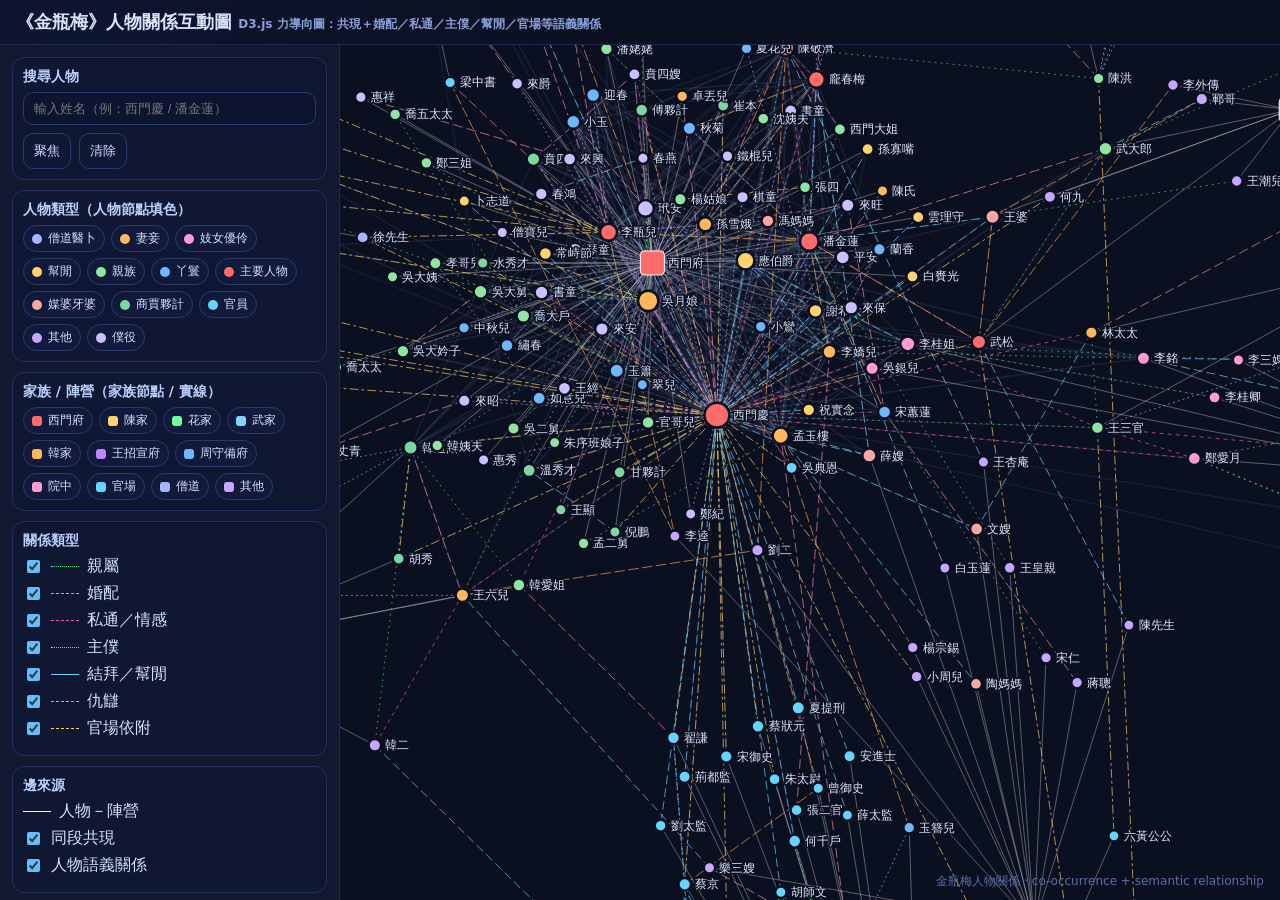
<file: person_social_graph.html>
<!doctype html>
<html lang="zh-Hant">
<head>
  <meta charset="utf-8">
  <meta name="viewport" content="width=device-width, initial-scale=1">
  <title>《金瓶梅》人物關係互動圖</title>
  <script src="vendor/d3.v7.min.js"></script>
  <script src="data/person_social_network.json.js"></script>
  <script src="data/person_relationships.json.js"></script>
  <link rel="stylesheet" href="assets/person-social-graph.css">
</head>
<body>
<div class="app">
  <header>
    <h1>《金瓶梅》人物關係互動圖 <span class="small">D3.js 力導向圖：共現＋婚配／私通／主僕／幫閒／官場等語義關係</span></h1>
    <button class="panel-toggle" id="panelToggle" type="button" aria-expanded="false" aria-controls="graphControls">控制</button>
  </header>
  <aside id="graphControls">
    <div class="toolbar">
      <div class="card">
        <h3>搜尋人物</h3>
        <input id="search" placeholder="輸入姓名（例：西門慶 / 潘金蓮）">
        <div class="graph-action-row">
          <button class="btn" id="btnFocus">聚焦</button>
          <button class="btn" id="btnClear">清除</button>
        </div>
      </div>

      <div class="card">
        <h3>人物類型（人物節點填色）</h3>
        <div class="legend" id="groupLegend"></div>
      </div>

      <div class="card">
        <h3>家族 / 陣營（家族節點 / 實線）</h3>
        <div class="legend" id="familyLegend"></div>
      </div>

      <div class="card">
        <h3>關係類型</h3>
        <label><input type="checkbox" class="edgeType" value="kin" checked><span class="line-sample rel-kin"></span> 親屬</label>
        <label><input type="checkbox" class="edgeType" value="marriage" checked><span class="line-sample rel-marriage"></span> 婚配</label>
        <label><input type="checkbox" class="edgeType" value="romance" checked><span class="line-sample rel-romance"></span> 私通／情感</label>
        <label><input type="checkbox" class="edgeType" value="servant" checked><span class="line-sample rel-servant"></span> 主僕</label>
        <label><input type="checkbox" class="edgeType" value="ally" checked><span class="line-sample rel-ally"></span> 結拜／幫閒</label>
        <label><input type="checkbox" class="edgeType" value="conflict" checked><span class="line-sample rel-conflict"></span> 仇讎</label>
        <label><input type="checkbox" class="edgeType" value="patron" checked><span class="line-sample rel-patron"></span> 官場依附</label>
      </div>

      <div class="card">
        <h3>邊來源</h3>
        <label><span class="line-sample rel-family"></span> 人物－陣營</label>
        <label><input type="checkbox" class="edgeSource" value="co_occurrence" checked> 同段共現</label>
        <label><input type="checkbox" class="edgeSource" value="semantic" checked> 人物語義關係</label>
      </div>

      <div class="card">
        <h3>篩選</h3>
        <label>最低共現權重 <input id="minWeight" type="number" min="1" value="20"></label>
        <label>節點數 <select id="nodeLimit"><option>20</option><option>40</option><option selected>60</option><option>100</option><option>200</option><option>300</option></select></label>
      </div>

      <div class="card">
        <h3>物理參數</h3>
        <div class="param-row"><span>斥力</span><input id="charge" type="range" min="120" max="1200" step="20" value="420"><span class="param-value" id="chargeValue">420</span></div>
        <div class="param-row"><span>線距</span><input id="linkDist" type="range" min="20" max="300" step="10" value="120"><span class="param-value" id="linkDistValue">120</span></div>
        <div class="param-row"><span>碰撞</span><input id="collisionPadding" type="range" min="4" max="32" step="2" value="8"><span class="param-value" id="collisionValue">8</span></div>
        <div class="graph-rebuild-row"><button class="btn" id="btnRebuild">重新佈局</button></div>
      </div>
    </div>
  </aside>
  <button class="panel-backdrop" id="panelBackdrop" type="button" aria-label="關閉控制面板"></button>
  <main>
    <svg id="graph"></svg>
    <div class="tooltip is-hidden" id="tooltip"></div>
    <div class="watermark">金瓶梅人物關係 · co-occurrence + semantic relationship</div>
  </main>
</div>

<script>
const controlPanelToggle = document.getElementById("panelToggle");
const controlPanelBackdrop = document.getElementById("panelBackdrop");
function setControlPanelOpen(open) {
  document.body.classList.toggle("panel-open", open);
  controlPanelToggle?.setAttribute("aria-expanded", String(open));
}
controlPanelToggle?.addEventListener("click", () => {
  setControlPanelOpen(!document.body.classList.contains("panel-open"));
});
controlPanelBackdrop?.addEventListener("click", () => setControlPanelOpen(false));

const groupColors = {
  main_character: "#ff6b6b",
  consort: "#ffb65c",
  maid: "#6bb8ff",
  servant: "#ccbfff",
  hanger_on: "#ffd36b",
  courtesan: "#ff9ad5",
  official: "#64d5ff",
  merchant: "#7bd8a3",
  clergy: "#a5b4fc",
  matchmaker: "#fca5a5",
  kin: "#8ee6a2",
  other: "#c7a6ff"
};
const groupNames = {
  main_character: "主要人物",
  consort: "妻妾",
  maid: "丫鬟",
  servant: "僕役",
  hanger_on: "幫閒",
  courtesan: "妓女優伶",
  official: "官員",
  merchant: "商賈夥計",
  clergy: "僧道醫卜",
  matchmaker: "媒婆牙婆",
  kin: "親族",
  other: "其他"
};
const relationNames = {
  co_occurrence: "同段共現",
  family: "人物-陣營",
  kin: "親屬",
  marriage: "婚配",
  romance: "私通/情感",
  servant: "主僕",
  ally: "結拜/幫閒",
  patron: "官場依附",
  conflict: "仇讎"
};
const familyColors = {
  ximen: "#ff6b6b",
  chen: "#ffd36b",
  hua: "#6bff95",
  wu: "#80d4ff",
  han: "#ffb65c",
  wangzhaoxuan: "#c084fc",
  zhou: "#6bb8ff",
  courtesan: "#ff9ad5",
  court: "#64d5ff",
  clergy: "#a5b4fc",
  other: "#c7a6ff"
};
const familyNames = {
  ximen: "西門府",
  chen: "陳家",
  hua: "花家",
  wu: "武家",
  han: "韓家",
  wangzhaoxuan: "王招宣府",
  zhou: "周守備府",
  courtesan: "院中",
  court: "官場",
  clergy: "僧道",
  other: "其他"
};

let baseData;
let graphData;
let simulation;
let linkSel;
let nodeSel;
let focusedId = null;

const svg = d3.select("#graph");
const g = svg.append("g");
const linkLayer = g.append("g");
const nodeLayer = g.append("g");
const tooltip = d3.select("#tooltip");
const groupState = new Map();
const familyState = new Map();
const zoom = d3.zoom().scaleExtent([.25, 4]).on("zoom", e => g.attr("transform", e.transform));
svg.call(zoom);

async function loadJson(path) {
  if (window.DEMO_JSON && window.DEMO_JSON[path]) return window.DEMO_JSON[path];
  const r = await fetch(path);
  return r.json();
}

Promise.all([
  loadJson("data/person_social_network.json"),
  loadJson("data/person_relationships.json")
]).then(([network, rels]) => {
  baseData = mergeData(network, rels.relationships || []);
  initLegend();
  initFamilyLegend();
  buildGraph();
});

function mergeData(network, relationships) {
  const nodes = network.nodes.map(n => ({ ...n, family: n.family || "other" }));
  const nodeIds = new Set(nodes.map(n => n.id));
  const familyIds = [...new Set(nodes.map(n => n.family || "other"))];
  const familyNodes = familyIds.map(family => ({
    id: `family_${family}`,
    name: familyNames[family] || family,
    type: "FAMILY",
    subtype: "family",
    family,
    frequency: 0,
    chapter_count: null,
    paragraph_count: null,
    degree: 0,
    weighted_degree: 0
  }));
  const familyLinks = nodes.map(n => ({
    id: `family:${n.id}:${n.family || "other"}`,
    source: n.id,
    target: `family_${n.family || "other"}`,
    source_name: n.name,
    target_name: familyNames[n.family || "other"] || n.family || "其他",
    edge_source: "family",
    relation_type: "family",
    relation_label: "所屬家族／陣營",
    weight: 90,
    confidence: null
  }));
  const coLinks = network.links.map(l => ({
    ...l,
    id: `co:${l.source}:${l.target}`,
    edge_source: "co_occurrence",
    relation_type: "co_occurrence",
    relation_label: "同段共現",
    confidence: null
  }));
  const semanticLinks = relationships
    .filter(l => nodeIds.has(l.source) && nodeIds.has(l.target))
    .map(l => ({
      ...l,
      id: `semantic:${l.relation_id}`,
      edge_source: "semantic",
      weight: Math.max(35, Math.round(Number(l.confidence || 0.5) * 90)),
      shared_paragraph_count: null,
      chapter_count: null
    }));
  return { nodes: [...nodes, ...familyNodes], links: [...familyLinks, ...coLinks, ...semanticLinks] };
}

function initLegend() {
  const groups = [...new Set(baseData.nodes.filter(n => n.type !== "FAMILY").map(n => n.subtype || "other"))].sort();
  const box = d3.select("#groupLegend");
  box.selectAll("*").remove();
  groupState.clear();
  groups.forEach(group => {
    groupState.set(group, true);
    const item = box.append("div").attr("class", "badge");
    item.append("div").attr("class", "dot").style("background", groupColors[group] || "#8aa0d6");
    item.append("span").text(groupNames[group] || group);
    item.on("click", () => {
      const cur = groupState.get(group);
      groupState.set(group, !cur);
      item.style("opacity", cur ? .35 : 1);
      updateVisibility();
    });
  });
}

function initFamilyLegend() {
  const order = Object.keys(familyNames);
  const families = [...new Set(baseData.nodes.filter(n => n.type !== "FAMILY").map(n => n.family || "other"))]
    .sort((a, b) => order.indexOf(a) - order.indexOf(b));
  const box = d3.select("#familyLegend");
  box.selectAll("*").remove();
  familyState.clear();
  families.forEach(family => {
    familyState.set(family, true);
    const item = box.append("div").attr("class", "badge");
    item.append("div").attr("class", "dot family-dot").style("background", familyColors[family] || familyColors.other);
    item.append("span").text(familyNames[family] || family);
    item.on("click", () => {
      const cur = familyState.get(family);
      familyState.set(family, !cur);
      item.style("opacity", cur ? .35 : 1);
      updateVisibility();
    });
  });
}

function checkedValues(selector) {
  return new Set([...document.querySelectorAll(selector)]
    .filter(el => el.checked)
    .map(el => el.value));
}

function filteredData() {
  const limit = Number(document.getElementById("nodeLimit").value);
  const minW = Number(document.getElementById("minWeight").value);
  const edgeSources = checkedValues(".edgeSource");
  const edgeTypes = checkedValues(".edgeType");
  const topIds = new Set(baseData.nodes
    .filter(n => n.type !== "FAMILY")
    .slice()
    .sort((a, b) => b.weighted_degree - a.weighted_degree)
    .slice(0, limit)
    .map(n => n.id));
  const semanticNodeIds = new Set();
  baseData.links.forEach(l => {
    if (l.edge_source === "semantic" && edgeSources.has("semantic") && edgeTypes.has(l.relation_type)) {
      semanticNodeIds.add(l.source);
      semanticNodeIds.add(l.target);
    }
  });
  const familyIds = new Set(baseData.nodes
    .filter(n => n.type !== "FAMILY" && (topIds.has(n.id) || semanticNodeIds.has(n.id)))
    .map(n => `family_${n.family || "other"}`));
  const ids = new Set([...topIds, ...semanticNodeIds, ...familyIds]);
  const nodes = baseData.nodes.filter(n => ids.has(n.id)).map(n => ({ ...n }));
  const links = baseData.links
    .filter(l => ids.has(l.source) && ids.has(l.target))
    .filter(l => l.edge_source === "family" || edgeSources.has(l.edge_source))
    .filter(l => l.edge_source !== "co_occurrence" || l.weight >= minW)
    .filter(l => l.edge_source !== "semantic" || edgeTypes.has(l.relation_type))
    .map(l => ({ ...l }));
  return { nodes, links };
}

function buildGraph() {
  updatePhysicsLabels();
  graphData = filteredData();
  clearFocus();
  if (simulation) simulation.stop();
  const width = svg.node().clientWidth;
  const height = svg.node().clientHeight;

  simulation = d3.forceSimulation(graphData.nodes)
    .force("link", d3.forceLink(graphData.links)
      .id(d => d.id)
      .distance(d => d.edge_source === "family" ? 72 : d.edge_source === "semantic" ? Number(document.getElementById("linkDist").value) * .75 : Number(document.getElementById("linkDist").value))
      .strength(d => d.edge_source === "family" ? .38 : d.edge_source === "semantic" ? .48 : Math.min(.55, .06 + d.weight / 650)))
    .force("charge", d3.forceManyBody().strength(-Number(document.getElementById("charge").value)))
    .force("center", d3.forceCenter(width / 2, height / 2))
    .force("collide", d3.forceCollide().radius(d => nodeRadius(d) + Number(document.getElementById("collisionPadding").value)));

  linkSel = linkLayer.selectAll("line")
    .data(graphData.links, d => d.id)
    .join("line")
    .attr("class", d => `link source-${d.edge_source} rel-${d.relation_type}`)
    .attr("stroke", d => d.edge_source === "family" ? familyColors[familyKeyFromLink(d)] || familyColors.other : null)
    .attr("stroke-width", d => d.edge_source === "family" ? .8 : d.edge_source === "semantic" ? 1 : Math.max(.55, Math.sqrt(d.weight) / 4.4));

  nodeSel = nodeLayer.selectAll("g")
    .data(graphData.nodes, d => d.id)
    .join(enter => {
      const n = enter.append("g").attr("class", d => `node ${d.type === "FAMILY" ? "family-node" : "person-node"}`).call(drag(simulation));
      n.append("circle")
        .attr("r", nodeRadius)
        .attr("display", d => d.type === "FAMILY" ? "none" : null)
        .attr("fill", d => d.type === "FAMILY" ? familyColors[d.family] || familyColors.other : groupColors[d.subtype] || "#8aa0d6")
        .attr("stroke", d => d.type === "FAMILY" ? "#f8fafc" : "#0b1020");
      n.append("rect")
        .attr("display", d => d.type === "FAMILY" ? null : "none")
        .attr("x", d => -nodeRadius(d))
        .attr("y", d => -nodeRadius(d))
        .attr("width", d => nodeRadius(d) * 2)
        .attr("height", d => nodeRadius(d) * 2)
        .attr("fill", d => familyColors[d.family] || familyColors.other);
      n.append("text").attr("x", d => nodeRadius(d) + 4).attr("y", 4).text(d => d.name);
      n.on("mouseenter", (e, d) => showTooltip(e, d))
        .on("mouseleave", hideTooltip)
        .on("click", (e, d) => focusNode(d, true));
      return n;
    });

  simulation.on("tick", () => {
    linkSel
      .attr("x1", d => d.source.x)
      .attr("y1", d => d.source.y)
      .attr("x2", d => d.target.x)
      .attr("y2", d => d.target.y);
    nodeSel.attr("transform", d => `translate(${d.x},${d.y})`);
  });
  updateVisibility();
}

function nodeRadius(d) {
  if (d.type === "FAMILY") return 12;
  return (7 + Math.sqrt(d.frequency || 1) / 8) * .8;
}

function familyKeyFromLink(d) {
  const source = nodeId(d.source);
  const target = nodeId(d.target);
  const familyId = source.startsWith("family_") ? source : target;
  return familyId.replace(/^family_/, "");
}

function drag(sim) {
  return d3.drag()
    .on("start", (e, d) => {
      if (!e.active) sim.alphaTarget(.3).restart();
      d.fx = d.x;
      d.fy = d.y;
    })
    .on("drag", (e, d) => {
      d.fx = e.x;
      d.fy = e.y;
    })
    .on("end", (e, d) => {
      if (!e.active) sim.alphaTarget(0);
      d.fx = null;
      d.fy = null;
    });
}

function nodeId(endpoint) {
  return typeof endpoint === "string" ? endpoint : endpoint.id;
}

function nodeName(endpoint) {
  return typeof endpoint === "string" ? endpoint : endpoint.name;
}

function nodeLinks(id) {
  return graphData.links
    .filter(l => nodeId(l.source) === id || nodeId(l.target) === id)
    .sort((a, b) => {
      if (a.edge_source !== b.edge_source) return a.edge_source === "semantic" ? -1 : 1;
      return Number(b.weight || 0) - Number(a.weight || 0);
    });
}

function showTooltip(event, d) {
  const links = nodeLinks(d.id).slice(0, 10).map(l => {
    const other = nodeId(l.source) === d.id ? nodeName(l.target) : nodeName(l.source);
    const label = relationNames[l.relation_type] || l.relation_type;
    const detail = l.edge_source === "family" ? "人物－陣營" : l.edge_source === "co_occurrence" ? `共現 ${l.weight}` : `${l.relation_label} / 信度 ${l.confidence}`;
    return `${other}：${label}（${detail}）`;
  }).join("<br>");
  tooltip
    .style("display", "block")
    .html(d.type === "FAMILY"
      ? `<b>${d.name}</b><br>類型：家族/陣營<hr class="tooltip-separator">${links}`
      : `<b>${d.name}</b><br>家族/陣營：${familyNames[d.family] || d.family}<br>類型：${groupNames[d.subtype] || d.subtype}<br>出現：${d.frequency} 次<br>段落：${d.paragraph_count}<br>加權度：${d.weighted_degree}<hr class="tooltip-separator">${links}`)
    .style("left", `${event.pageX + 10}px`)
    .style("top", `${event.pageY + 10}px`);
}

function hideTooltip() {
  tooltip.style("display", "none");
}

function updateVisibility() {
  if (!nodeSel || !linkSel) return;
  nodeSel.attr("display", d => d.type === "FAMILY" ? familyState.get(d.family) !== false ? null : "none" : groupState.get(d.subtype) !== false && familyState.get(d.family) !== false ? null : "none");
  const visible = new Set(nodeSel
    .filter(function() { return this.getAttribute("display") !== "none"; })
    .data()
    .map(d => d.id));
  linkSel.attr("display", d => visible.has(nodeId(d.source)) && visible.has(nodeId(d.target)) ? null : "none");
}

function focusNode(n, zoomTo) {
  focusedId = n.id;
  document.getElementById("search").value = n.name || n.id;
  const neigh = new Set([n.id]);
  nodeLinks(n.id).forEach(l => {
    neigh.add(nodeId(l.source));
    neigh.add(nodeId(l.target));
  });
  nodeSel.classed("dim", d => !neigh.has(d.id));
  linkSel
    .classed("dim", d => !(nodeId(d.source) === n.id || nodeId(d.target) === n.id))
    .classed("hover", d => nodeId(d.source) === n.id || nodeId(d.target) === n.id);
  if (zoomTo) {
    const width = svg.node().clientWidth;
    const height = svg.node().clientHeight;
    const k = 1.6;
    svg.transition().duration(600).call(
      zoom.transform,
      d3.zoomIdentity.translate(width / 2, height / 2).scale(k).translate(-n.x, -n.y)
    );
  }
}

function clearFocus() {
  focusedId = null;
  if (!nodeSel || !linkSel) return;
  nodeSel.classed("dim", false);
  linkSel.classed("dim", false).classed("hover", false);
}

function findNode(term) {
  const q = term.trim();
  if (!q || !graphData) return null;
  return graphData.nodes.find(n => n.name.includes(q) || n.id.includes(q));
}

function updatePhysicsLabels() {
  document.getElementById("chargeValue").textContent = document.getElementById("charge").value;
  document.getElementById("linkDistValue").textContent = document.getElementById("linkDist").value;
  document.getElementById("collisionValue").textContent = document.getElementById("collisionPadding").value;
}

document.getElementById("btnFocus").onclick = () => {
  const q = document.getElementById("search").value.trim();
  if (!q) return alert("請先輸入查詢詞");
  const n = findNode(q);
  if (!n) return alert("找不到此人物");
  focusNode(n, true);
};
document.getElementById("btnClear").onclick = () => {
  document.getElementById("search").value = "";
  buildGraph();
};
document.getElementById("search").addEventListener("keydown", e => {
  if (e.key === "Enter") document.getElementById("btnFocus").click();
});
["minWeight", "nodeLimit", "linkDist", "charge", "collisionPadding"].forEach(id => {
  document.getElementById(id).addEventListener("input", buildGraph);
});
document.querySelectorAll(".edgeSource,.edgeType").forEach(el => {
  el.addEventListener("change", buildGraph);
});
document.getElementById("btnRebuild").onclick = buildGraph;
window.addEventListener("resize", () => buildGraph());
</script>
</body>
</html>
</file>
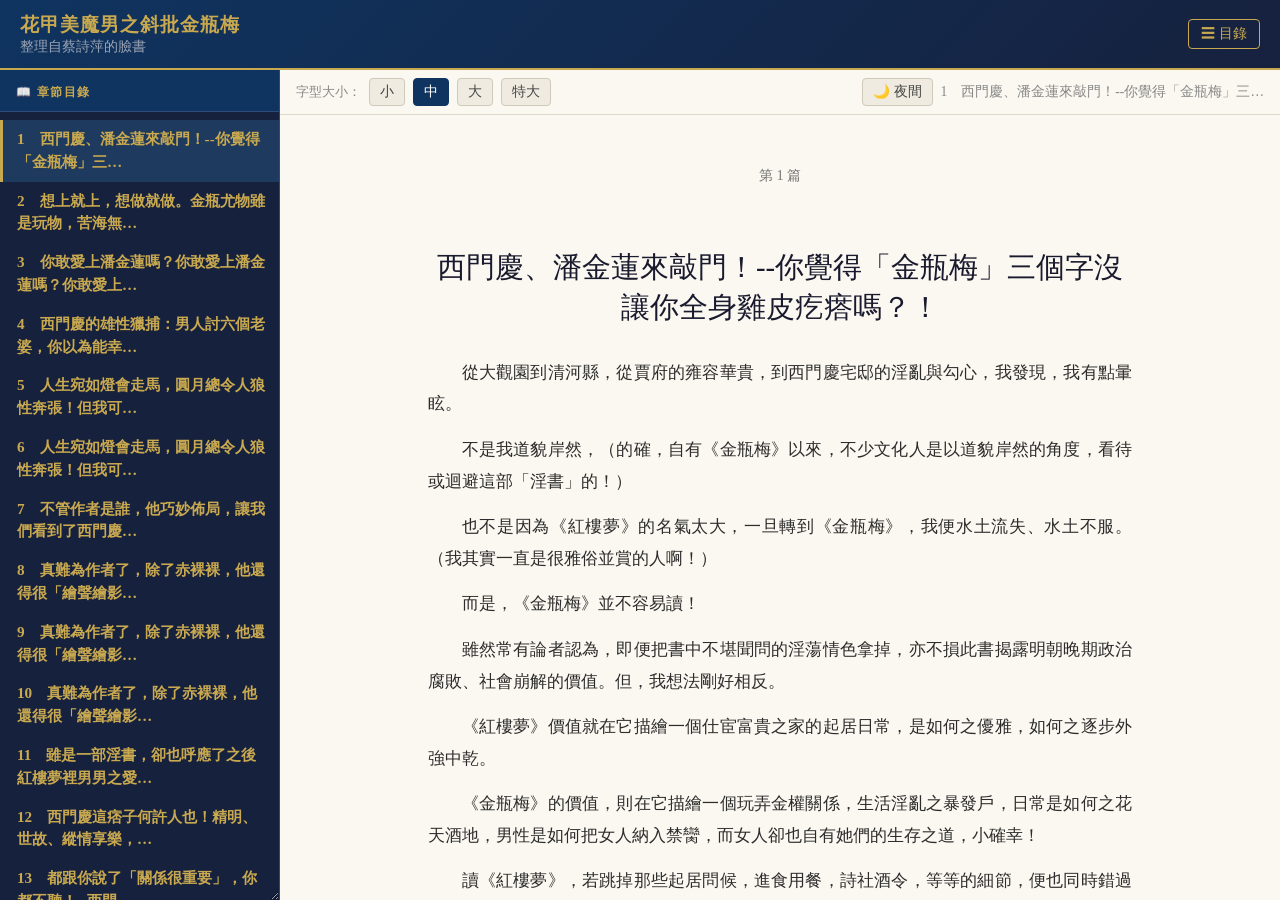
<file: articles/花甲美魔男之斜批金瓶梅.html>
<!DOCTYPE html>
<html lang="zh-TW">
<head>
<meta charset="UTF-8">
<meta name="viewport" content="width=device-width, initial-scale=1.0">
<title>花甲美魔男之斜批金瓶梅</title>
<style>
*, *::before, *::after {
    box-sizing: border-box;
    margin: 0;
    padding: 0;
}

body {
    font-family: "Noto Serif TC", "Georgia", "STSong", "SimSun", serif;
    background: #1a1a2e;
    color: #e8d5b7;
    height: 100vh;
    display: flex;
    flex-direction: column;
    overflow: hidden;
}

.header {
    background: linear-gradient(135deg, #0f3460, #16213e);
    padding: 12px 20px;
    display: flex;
    align-items: center;
    gap: 16px;
    border-bottom: 2px solid #c9a94f;
    flex-shrink: 0;
    box-shadow: 0 2px 12px rgba(0,0,0,0.5);
}

.header-title {
    font-size: 1.2rem;
    font-weight: bold;
    color: #c9a94f;
    letter-spacing: 0.05em;
}

.header-author {
    font-size: 0.85rem;
    color: #9ba4b4;
}

.header-toggle {
    margin-left: auto;
    background: transparent;
    border: 1px solid #c9a94f;
    color: #c9a94f;
    padding: 5px 12px;
    border-radius: 4px;
    cursor: pointer;
    font-size: 0.85rem;
    transition: all 0.2s;
}

.header-toggle:hover {
    background: #c9a94f;
    color: #1a1a2e;
}

.main-layout {
    display: flex;
    flex: 1;
    overflow: hidden;
}

.sidebar {
    width: 280px;
    min-width: 200px;
    max-width: 400px;
    background: #16213e;
    border-right: 1px solid #2d4a7a;
    display: flex;
    flex-direction: column;
    overflow: hidden;
    flex-shrink: 0;
    transition: width 0.3s ease;
    resize: horizontal;
}

.sidebar.collapsed {
    width: 0;
    min-width: 0;
    border-right: none;
}

.sidebar-header {
    padding: 14px 16px 10px;
    font-size: 0.75rem;
    font-weight: bold;
    color: #c9a94f;
    letter-spacing: 0.12em;
    text-transform: uppercase;
    border-bottom: 1px solid #2d4a7a;
    flex-shrink: 0;
    background: #0f3460;
}

.sidebar-scroll {
    flex: 1;
    overflow-y: auto;
    padding: 8px 0;
    scrollbar-width: thin;
    scrollbar-color: #2d4a7a #16213e;
}

.sidebar-scroll::-webkit-scrollbar { width: 4px; }
.sidebar-scroll::-webkit-scrollbar-track { background: #16213e; }
.sidebar-scroll::-webkit-scrollbar-thumb { background: #2d4a7a; border-radius: 2px; }

.toc-item {
    padding: 8px 14px;
    cursor: pointer;
    font-size: 0.9rem;
    line-height: 1.5;
    display: flex;
    align-items: flex-start;
    gap: 6px;
    transition: background 0.15s, color 0.15s;
    border-left: 3px solid transparent;
    word-break: break-all;
}

.toc-item:hover { background: #1e3a5f; color: #e8d5b7; }

.toc-item.active {
    background: #1e3a5f;
    border-left-color: #c9a94f;
    color: #c9a94f;
    font-weight: bold;
}

.toc-level-0 {
    font-size: 0.95rem;
    font-weight: 600;
    color: #c9a94f;
    padding-left: 14px;
}

.toc-level-1 {
    padding-left: 28px;
    font-size: 0.88rem;
    color: #b8c5d6;
}

.toc-level-2 {
    padding-left: 42px;
    font-size: 0.85rem;
    color: #a8b5c6;
}

.toc-level-3 {
    padding-left: 56px;
    font-size: 0.82rem;
    color: #98a5b6;
}

.toc-parent { cursor: pointer; }

.toc-arrow {
    font-size: 0.65rem;
    transition: transform 0.2s;
    flex-shrink: 0;
    margin-top: 3px;
    color: #c9a94f;
}

.toc-arrow.open { transform: rotate(90deg); }

.toc-children {
    overflow: hidden;
    max-height: 0;
    transition: max-height 0.3s ease;
}

.toc-children.open { max-height: 4000px; }

.reader {
    flex: 1;
    overflow-y: auto;
    background: #faf8f0;
    color: #2c2c2c;
    scrollbar-width: thin;
    scrollbar-color: #ccc #faf8f0;
}

.reader::-webkit-scrollbar { width: 6px; }
.reader::-webkit-scrollbar-thumb { background: #ccc; border-radius: 3px; }

.reader-inner {
    max-width: 800px;
    margin: 0 auto;
    padding: 40px 48px 80px;
    line-height: 1.9;
}

.reader-inner h1 {
    font-size: 1.8rem;
    font-weight: normal;
    text-align: center;
    color: #1a1a2e;
    margin-top: 2em;
    margin-bottom: 1em;
    line-height: 1.4;
}

.reader-inner h2 {
    font-size: 1.5rem;
    font-weight: 700;
    text-align: center;
    color: #0f3460;
    margin-top: 2.5em;
    margin-bottom: 1em;
    border-bottom: 2px solid #c9a94f;
    padding-bottom: 0.5em;
}

.reader-inner h3 {
    font-size: 1.2rem;
    font-weight: normal;
    color: #333;
    margin-top: 2em;
    margin-bottom: 0.8em;
}

.reader-inner h4, .reader-inner h5, .reader-inner h6 {
    font-size: 1.05rem;
    font-weight: bold;
    color: #333;
    margin-top: 1.5em;
    margin-bottom: 0.6em;
}

.reader-inner p {
    font-size: 1.05rem;
    text-align: justify;
    text-indent: 2em;
    margin-top: 0.8em;
    margin-bottom: 0;
    line-height: 1.9;
    color: #2c2c2c;
}

.reader-inner blockquote {
    margin: 1.5em 1.5em;
    padding-left: 1em;
    border-left: 3px solid #c9a94f;
    color: #555;
    font-style: normal;
}

.reader-inner blockquote p { font-size: 0.98rem; text-indent: 0; }

.reader-inner img {
    max-width: 100%;
    height: auto;
    display: block;
    margin: 1.5em auto;
}

.reader-inner .chatu { text-align: center; margin: 1.5em auto; }
.reader-inner .width40 { max-width: 40%; }
.reader-inner .width60 { max-width: 60%; }

.reader-inner table {
    width: 100%;
    border-collapse: collapse;
    margin: 1.5em auto;
    font-size: 0.95rem;
}

.reader-inner td, .reader-inner th { border: 1px solid #ccc; padding: 0.5em 0.8em; }

.reader-inner .fnote, .reader-inner .footnote {
    font-size: 0.88rem;
    margin-top: 1em;
    padding-top: 0.5em;
    border-top: 1px solid #ccc;
    color: #666;
    text-indent: 2em;
    line-height: 1.5;
}

.reader-inner .full img { width: 100%; max-height: 90vh; object-fit: contain; }
.reader-inner .full { text-align: center; }

/* ===== 電子書常見段落樣式（由來源 CSS 自動推斷） ===== */
.reader-inner .center-mark { text-align: center; text-indent: 0; color: #b0a080; margin: 1.5em 0; }
.reader-inner .signature { text-align: right; text-indent: 0; color: #555; margin-top: 1em; }
.reader-inner .subheading { text-indent: 0; text-align: left; font-weight: bold; margin-top: 1.5em; }
.reader-inner .caption { text-align: center; text-indent: 0; font-size: 0.9rem; color: #777; margin-top: 0.5em; }
.reader-inner .noindent { text-indent: 0; }
.reader-inner .indent-block { margin: 1em 0; }
.reader-inner .indent-block p { margin-left: 2em; text-indent: 0; text-align: left; }

.reader-inner a.internal-link { cursor: pointer; color: #0f3460; text-decoration: underline; }
.reader-inner a.internal-link:hover { color: #c9a94f; }

.reader-inner img.inline-icon { display: inline; margin: 0; vertical-align: middle; }

.loading {
    display: flex;
    align-items: center;
    justify-content: center;
    height: 200px;
    color: #999;
    font-size: 1rem;
}

.reader-toolbar {
    display: flex;
    align-items: center;
    gap: 8px;
    padding: 8px 16px;
    background: #faf8f0;
    border-bottom: 1px solid #e0d9c8;
    flex-shrink: 0;
}

.toolbar-label { font-size: 0.8rem; color: #888; }

.toolbar-btn {
    background: #f0ebe0;
    border: 1px solid #d0c8b8;
    color: #444;
    padding: 4px 10px;
    border-radius: 4px;
    cursor: pointer;
    font-size: 0.85rem;
    transition: all 0.15s;
}

.toolbar-btn:hover { background: #e0d8c8; }
.toolbar-btn.active { background: #0f3460; color: white; border-color: #0f3460; }

.progress-bar {
    height: 3px;
    background: linear-gradient(to right, #c9a94f, #f0c040);
    width: 0%;
    transition: width 0.1s;
    position: fixed;
    top: 0;
    left: 0;
    z-index: 100;
}

body.night-mode .reader { background: #1e1e1e; color: #d4c9b0; }

body.night-mode .reader-inner p,
body.night-mode .reader-inner h1,
body.night-mode .reader-inner h2,
body.night-mode .reader-inner h3,
body.night-mode .reader-inner h4,
body.night-mode .reader-inner h5,
body.night-mode .reader-inner h6,
body.night-mode .reader-inner .subheading {
    color: #d4c9b0;
}

body.night-mode .reader-inner h2 { color: #c9a94f; border-bottom-color: #5a4a2a; }
body.night-mode .reader-inner blockquote { color: #aaa; }
body.night-mode .reader-inner .signature,
body.night-mode .reader-inner .caption { color: #aaa; }
body.night-mode .reader-inner .center-mark { color: #8a7a5a; }
body.night-mode .reader-inner .fnote { color: #999; border-top-color: #444; }
body.night-mode .reader-inner a.internal-link { color: #d8c9a3; }

body.night-mode .reader-toolbar { background: #1e1e1e; border-bottom-color: #333; }
body.night-mode .toolbar-btn { background: #2a2a2a; border-color: #444; color: #ccc; }
body.night-mode .toolbar-btn:hover { background: #333; }
body.night-mode .toolbar-btn.active { background: #c9a94f; border-color: #c9a94f; color: #1a1a2e; }

body.font-sm .reader-inner p { font-size: 0.95rem; }
body.font-lg .reader-inner p { font-size: 1.2rem; }
body.font-xl .reader-inner p { font-size: 1.35rem; }

@media (max-width: 700px) {
    .sidebar { width: 240px; }
    .reader-inner { padding: 24px 20px 60px; }
}
</style>
</head>
<body>

<div class="progress-bar" id="progressBar"></div>

<div class="header">
    <div>
        <div class="header-title">花甲美魔男之斜批金瓶梅</div>
        <div class="header-author">整理自蔡詩萍的臉書</div>
    </div>
    <button class="header-toggle" onclick="toggleSidebar()">☰ 目錄</button>
</div>

<div class="main-layout">
    <div class="sidebar" id="sidebar">
        <div class="sidebar-header">📖 章節目錄</div>
        <div class="sidebar-scroll">
            <div class="toc-item toc-level-0" data-chapter="ch1" data-anchor="" onclick="loadChapter('ch1')"><span class="toc-label">1　西門慶、潘金蓮來敲門！--你覺得「金瓶梅」三…</span></div>
<div class="toc-item toc-level-0" data-chapter="ch2" data-anchor="" onclick="loadChapter('ch2')"><span class="toc-label">2　想上就上，想做就做。金瓶尤物雖是玩物，苦海無…</span></div>
<div class="toc-item toc-level-0" data-chapter="ch3" data-anchor="" onclick="loadChapter('ch3')"><span class="toc-label">3　你敢愛上潘金蓮嗎？你敢愛上潘金蓮嗎？你敢愛上…</span></div>
<div class="toc-item toc-level-0" data-chapter="ch4" data-anchor="" onclick="loadChapter('ch4')"><span class="toc-label">4　西門慶的雄性獵捕：男人討六個老婆，你以為能幸…</span></div>
<div class="toc-item toc-level-0" data-chapter="ch5" data-anchor="" onclick="loadChapter('ch5')"><span class="toc-label">5　人生宛如燈會走馬，圓月總令人狼性奔張！但我可…</span></div>
<div class="toc-item toc-level-0" data-chapter="ch6" data-anchor="" onclick="loadChapter('ch6')"><span class="toc-label">6　人生宛如燈會走馬，圓月總令人狼性奔張！但我可…</span></div>
<div class="toc-item toc-level-0" data-chapter="ch7" data-anchor="" onclick="loadChapter('ch7')"><span class="toc-label">7　不管作者是誰，他巧妙佈局，讓我們看到了西門慶…</span></div>
<div class="toc-item toc-level-0" data-chapter="ch8" data-anchor="" onclick="loadChapter('ch8')"><span class="toc-label">8　真難為作者了，除了赤裸裸，他還得很「繪聲繪影…</span></div>
<div class="toc-item toc-level-0" data-chapter="ch9" data-anchor="" onclick="loadChapter('ch9')"><span class="toc-label">9　真難為作者了，除了赤裸裸，他還得很「繪聲繪影…</span></div>
<div class="toc-item toc-level-0" data-chapter="ch10" data-anchor="" onclick="loadChapter('ch10')"><span class="toc-label">10　真難為作者了，除了赤裸裸，他還得很「繪聲繪影…</span></div>
<div class="toc-item toc-level-0" data-chapter="ch11" data-anchor="" onclick="loadChapter('ch11')"><span class="toc-label">11　雖是一部淫書，卻也呼應了之後紅樓夢裡男男之愛…</span></div>
<div class="toc-item toc-level-0" data-chapter="ch12" data-anchor="" onclick="loadChapter('ch12')"><span class="toc-label">12　西門慶這痞子何許人也！精明、世故、縱情享樂，…</span></div>
<div class="toc-item toc-level-0" data-chapter="ch13" data-anchor="" onclick="loadChapter('ch13')"><span class="toc-label">13　都跟你說了「關係很重要」，你都不聽！--西門…</span></div>
<div class="toc-item toc-level-0" data-chapter="ch14" data-anchor="" onclick="loadChapter('ch14')"><span class="toc-label">14　西門慶你別看他淫，他還真懂在「政商關係」裡，…</span></div>
<div class="toc-item toc-level-0" data-chapter="ch15" data-anchor="" onclick="loadChapter('ch15')"><span class="toc-label">15　你「敢」送禮，他要「敢」拿！--西門慶「送禮…</span></div>
<div class="toc-item toc-level-0" data-chapter="ch16" data-anchor="" onclick="loadChapter('ch16')"><span class="toc-label">16　莫怪潘金蓮會成為情慾自主之現代教母。她只活在…</span></div>
<div class="toc-item toc-level-0" data-chapter="ch17" data-anchor="" onclick="loadChapter('ch17')"><span class="toc-label">17　莫怪潘金蓮會成為情慾自主的現代教母。她只活在…</span></div>
<div class="toc-item toc-level-0" data-chapter="ch18" data-anchor="" onclick="loadChapter('ch18')"><span class="toc-label">18　莫怪潘金蓮會成為情慾自主的現代教母。因為她只…</span></div>
<div class="toc-item toc-level-0" data-chapter="ch19" data-anchor="" onclick="loadChapter('ch19')"><span class="toc-label">19　李瓶兒，西門慶身邊因母性光輝而由邪轉正的好女…</span></div>
<div class="toc-item toc-level-0" data-chapter="ch20" data-anchor="" onclick="loadChapter('ch20')"><span class="toc-label">20　西門慶「淫戰士」！他的那個史上最淫蕩的包包！…</span></div>
<div class="toc-item toc-level-0" data-chapter="ch21" data-anchor="" onclick="loadChapter('ch21')"><span class="toc-label">21　當「好爺人」日子越過越好時，你看不到的農民革…</span></div>
<div class="toc-item toc-level-0" data-chapter="ch22" data-anchor="" onclick="loadChapter('ch22')"><span class="toc-label">22　《金瓶梅》的西門慶，《一代好色男》的世之介，…</span></div>
<div class="toc-item toc-level-0" data-chapter="ch23" data-anchor="" onclick="loadChapter('ch23')"><span class="toc-label">23　十七世紀的北方小城裡，城市商人階級西門慶的瑣…</span></div>
<div class="toc-item toc-level-0" data-chapter="ch24" data-anchor="" onclick="loadChapter('ch24')"><span class="toc-label">24　西門慶與潘金蓮，注定是一對姦夫淫婦，但他們不…</span></div>
<div class="toc-item toc-level-0" data-chapter="ch25" data-anchor="" onclick="loadChapter('ch25')"><span class="toc-label">25　潘金蓮是淫，是賤，是傻，是笨，都無所謂了，春…</span></div>
<div class="toc-item toc-level-0" data-chapter="ch26" data-anchor="" onclick="loadChapter('ch26')"><span class="toc-label">26　西門慶如果能預知自己的死亡記事，他會節制養身…</span></div>
<div class="toc-item toc-level-0" data-chapter="ch27" data-anchor="" onclick="loadChapter('ch27')"><span class="toc-label">27　武松一定要，一定要這樣，像殺豬似的，屠宰、肢…</span></div>
<div class="toc-item toc-level-0" data-chapter="ch28" data-anchor="" onclick="loadChapter('ch28')"><span class="toc-label">28　潘金蓮死得像被宰的豬！西門慶死得如爛瘡的狗！…</span></div>
<div class="toc-item toc-level-0" data-chapter="ch29" data-anchor="" onclick="loadChapter('ch29')"><span class="toc-label">29　有了壓軸出場，對性「執迷不悟」的龐春梅，我們…</span></div>
<div class="toc-item toc-level-0" data-chapter="ch30" data-anchor="" onclick="loadChapter('ch30')"><span class="toc-label">30　蘭陵笑笑生改寫了古典小說的「偉大」定義！《金…</span></div>
        </div>
    </div>

    <div style="flex:1; display:flex; flex-direction:column; overflow:hidden;">
        <div class="reader-toolbar">
            <span class="toolbar-label">字型大小：</span>
            <button class="toolbar-btn" onclick="setFont('sm')">小</button>
            <button class="toolbar-btn active" onclick="setFont('md')" id="font-md">中</button>
            <button class="toolbar-btn" onclick="setFont('lg')">大</button>
            <button class="toolbar-btn" onclick="setFont('xl')">特大</button>
            <span style="flex:1"></span>
            <button class="toolbar-btn" onclick="toggleNight()" id="nightBtn">🌙 夜間</button>
            <span class="toolbar-label" id="chapterTitle" style="color:#888; font-size:0.85rem;"></span>
        </div>

        <div class="reader" id="reader" onscroll="updateProgress()">
            <div class="reader-inner" id="readerContent">
                <div class="loading">正在載入…</div>
            </div>
        </div>
    </div>
</div>

<script>
const chapters = {"ch1": "<p class=\"caption\" style=\"margin-bottom:1.5em;\">第 1 篇</p>\n<h1>西門慶、潘金蓮來敲門！--你覺得「金瓶梅」三個字沒讓你全身雞皮疙瘩嗎？！</h1>\n<p>從大觀園到清河縣，從賈府的雍容華貴，到西門慶宅邸的淫亂與勾心，我發現，我有點暈眩。</p>\n<p>不是我道貌岸然，（的確，自有《金瓶梅》以來，不少文化人是以道貌岸然的角度，看待或迴避這部「淫書」的！）</p>\n<p>也不是因為《紅樓夢》的名氣太大，一旦轉到《金瓶梅》，我便水土流失、水土不服。（我其實一直是很雅俗並賞的人啊！）</p>\n<p>而是，《金瓶梅》並不容易讀！</p>\n<p>雖然常有論者認為，即便把書中不堪聞問的淫蕩情色拿掉，亦不損此書揭露明朝晚期政治腐敗、社會崩解的價值。但，我想法剛好相反。</p>\n<p>《紅樓夢》價值就在它描繪一個仕宦富貴之家的起居日常，是如何之優雅，如何之逐步外強中乾。</p>\n<p>《金瓶梅》的價值，則在它描繪一個玩弄金權關係，生活淫亂之暴發戶，日常是如何之花天酒地，男性是如何把女人納入禁臠，而女人卻也自有她們的生存之道，小確幸！</p>\n<p>讀《紅樓夢》，若跳掉那些起居問候，進食用餐，詩社酒令，等等的細節，便也同時錯過了了解那年代，「富貴之家」「附庸風雅」的意義。</p>\n<p>同樣，讀《金瓶梅》若故意不讀那些粗言鄙語，髒話連篇，性暗示或性明示的段落，那你就根本與一大群那年代的「市井小民」「平凡百姓」脫節了！</p>\n<p>《紅樓夢》的原名《石頭記》，不易理解，但通行的《紅樓夢》，就容易多了，紅樓一夢，宛如一場虛幻。</p>\n<p>那《金瓶梅》呢？</p>\n<p>這書名，倒是打一開始，便是坐不改名，行不改姓，「金瓶梅」到底。</p>\n<p>通說都接受這書名是從潘金蓮、李瓶兒、龐春梅，三位西門慶一生裡重要的女人名姓中各取一字，組成書名《金瓶梅》。</p>\n<p>也有論者，是取閃耀耀的金色瓶子裡插著一支梅（花），這種形象，去解釋其隱含的寓意，包括：不真實的生命，性暗示的隱喻等等，來為書名找合理性。</p>\n<p>我非金瓶梅專家，也沒必要去深究。但你必須承認，「金瓶梅」三字，組合起來，真美，真有聯想力，不是嗎？</p>\n<p>文化，總是在地性的。他人要了解，入境隨俗，是必要。熟悉當地語言文化，是必要。</p>\n<p>透過翻譯，或引介，總有「落差」。這是何以翻譯界有個名言：「翻譯，就是背叛！」然則，不冒風險，我們怎能跨越語言鴻溝，去了解異國文化呢？</p>\n<p>翻譯，也包括了，要跨越不同時代的語言與文化特性。四百多年後，我們要穿越晚明，穿越當時的社會文化，穿越山東的土語方言，穿越彼時兩性的關係，這何嘗不是一種翻譯？有翻譯，就有詮釋與背叛。</p>\n<p>《金瓶梅》書名美則美矣，請問，要把它翻譯成西方人能懂，該怎麼譯？</p>\n<p>我做了點功課。想說，這部「淫書」，該怎麼一下子讓西方人懂呢？</p>\n<p>非常有趣。</p>\n<p>現在的英譯本，書名多半直接用譯音，《金瓶梅》也就是《Chin P’ing Mei》。你若是老外，完全不懂中華文化、中國古典文學，請問，你看得懂嗎？</p>\n<p>於是，就必須另謀出路。</p>\n<p>有些英譯本，會在Chin P’ing Mei之外，再附上另一英文書名，比方說，《The Gloden Lotus》，這就直呼潘「金蓮」了！但，老外仍然未必懂？</p>\n<p>也有英譯是譯成《The Love Pagoda》，Pagoda是寶塔，「愛的寶塔」？！有點像呼應印度的《愛經》！但《愛經》很「性學百科」，《金瓶梅》完全不是！</p>\n<p>那直接講「金瓶梅」呢？有，有的英譯就這樣，例如，「Plum in the Golden Vsae」。看官您覺得呢？好嗎？懂嗎？插在金瓶裡的梅子（花）？！</p>\n<p>好，這就是何以，早期的英譯，有的乾脆另闢蹊徑。我看過幾個譯本名，你看多直接！《The  Adventurous history of Sie Men and his six wives》，「西門慶與他六個太太的冒險歷程！」多屌啊~非要為這譯名按讚，不可！</p>\n<p>可是，六個太太？非也，西方人搞不懂中國文化。六個太太一樣大？那這男人早就「被整死」啦！</p>\n<p>中國文化的深層結構，就是神通廣大嘛！《西遊記》裡的通天神猴孫悟空，多神氣，打到天宮，才知道最神氣的是玉皇大帝，三宮六院，六部大臣九品屬下，每個人安一個位子，尊卑高下進退有序，循序漸進，各安其位，他就安心做他的天皇老子啦！</p>\n<p>一個西門慶，怎麼會「six wives」？老外不懂，六個wives也有尊卑順位啊！</p>\n<p>妻妾既然成群，當然要有排行榜，不然，豈不天下大亂？</p>\n<p>有排行，有秩序。有排行，就有希望。有希望，就有討好有奉承。有討好奉承，就會比較，有比較，就有鬥爭。做天皇老子的，哪個不想看臣子們鬥！越鬥他位子越穩。做西門大官人的，或自以為也有這福分的男人們，又哪個不想看到妻妾爭相諂媚，爭相討好呢？</p>\n<p>老外不懂，才說六個太太。我們華人很懂，六個老婆，個個可愛，從大到小，一字排開，請照順序來，妻妾可以成群，大老婆只能一個！</p>\n<p>但西方人，未必知道這位Sie Men（西門大官人）究竟何方神聖？於是，有的譯本更厲害，乾脆用西方人熟悉的個案做類比。</p>\n<p>你猜下面譯名裡的大人物，是誰？</p>\n<p>「Don Juan of China :an Amour from The Chin Ping Mei」</p>\n<p>我的臉書友很多高手，肯定有幾位猜到了！</p>\n<p>沒錯，就是那位「劍俠唐璜」，在歐洲被傳頌了數百年的浪漫男子，四處留情的「西方版楚留香」啊！</p>\n<p>用「唐璜」引介「西門慶」，稱他是「中國的唐璜」，讓西方人懂則懂矣！不過，這裡面「誤讀」的可能性就更大了！</p>\n<p>華文讀者一定會質疑，西門慶是劍俠唐璜嗎？他似乎更像地痞流氓吧！只不過長得帥一些罷了！</p>\n<p>不管怎麼翻譯，你會發現，要傳神的「轉譯」「金瓶梅」這三個字，都很困難了，何況是，要去了解「金瓶梅」作者的意圖？他花了那麼長的篇幅，寫了整整一百回，就在西門慶與他的六個妻妾之間，在床笫之間，在你啊我嗯你喘我哈的情慾奔流裡，他也巧妙的讓我們窺視了，那年代，晚明社會的弔詭，朝綱敗壞，社會不公，但民間經濟蓬勃，人心不古，女人在父系權威下，以各自的方式，努力求生存！</p>\n<p>如果，賈寶玉給你的啟示是，沒有愛，我們生不如死。那，也許西門慶給你的提點是，沒有性，我們活著幹嘛咧！</p>\n<p>你，不要裝了，就認真跟我一起掀開「金瓶」看看裡面的「梅花」到底裝什麼蒜吧！</p>", "ch2": "<p class=\"caption\" style=\"margin-bottom:1.5em;\">第 2 篇</p>\n<h1>想上就上，想做就做。金瓶尤物雖是玩物，苦海無邊，但她們個個可都性福靠岸過啊！</h1>\n<p>從大觀園到西門慶宅邸，讀者最不適應的，會是什麼？</p>\n<p>直接反應，不要想太多。</p>\n<p>你覺得從《紅樓夢》到《金瓶梅》，整個閱讀的心境，最直接的對比是什麼？</p>\n<p>想歪了齁？！</p>\n<p>別說是「性」！</p>\n<p>這誰不知道，不多一個你講！</p>\n<p>答案是，對，就是我剛剛用過的詞彙：「直接」。</p>\n<p>不是嗎？</p>\n<p>從武松出場打老虎開始，就是一幕幕，乾脆，豪爽，直接，完全不扭扭捏捏的，劇情發展。</p>\n<p>相較於大觀園裡的遊戲規則，欲言又止，彼此猜測，最後自傷。你不覺得《金瓶梅》裡的主要人物，都「很直接」嗎？寧可傷人，也不自傷。</p>\n<p>這就是下里巴人的性格，生存不是一種遊戲，而是一種本能！</p>\n<p>在生存的競技場裡，你不吃人，人便吃你。</p>\n<p>大觀園不同。賈府是高門宅第，人與人之間，評比的，除了是財富、地位之外，還有「富而好禮」的附庸風雅！</p>\n<p>你要懂點詩，像黛玉。</p>\n<p>你要懂讀畫，像寶釵。</p>\n<p>你要讀聖賢書，像寶玉被期待的。</p>\n<p>你的好看，要玉樹臨風，風度翩翩。像寶玉，像北靜王。</p>\n<p>你的美貌，要秋水伊人，宛如仙子。像黛玉，像寶釵，像襲人。</p>\n<p>很抱歉，這一套高雅社會的生存遊戲，完全不適合清河縣！</p>\n<p>所以，你注意到了嗎？《金瓶梅》的舞台，清河縣，幾乎，沒有任何一位優雅的男士，以及，女士！更直白一點，就是無一人是文青！在《金瓶梅》裡。</p>\n<p>即使稍稍讀了點書的，最終也淪為幫閒的清客、食客，動輒露出他們令人鄙夷，或，令人同情的，本能求生的嘴臉！</p>\n<p>這是，我們翻閱《金瓶梅》，非常重要的一個起點。尤其，當你已經讀過《紅樓夢》的話！</p>\n<p>千萬不要覺得鄙俗，覺得不好意思，不用；有時，我們是要試著，去接近一群群，靠原始本能，在求生存的，飲食男女。</p>\n<p>因為，他/她們，或許，更能讓你接近「人」的本色。也許。</p>\n<p>《金瓶梅》裡的女子，幾乎個個潑辣，個個敢公開眉目傳情，言語挑逗，甚至，敢動輒上床！而她們，也的確是靠「美色」與「膽識」，在清河縣裡，討生活的。</p>\n<p>潘金蓮，這位與《金瓶梅》相始終的女主角，早被「定型化」為「淫蕩女子」的化身。若拿她，來跟大觀園裡的金釵們相較，肯定要被紅迷們酸言酸語一番。豈非烏鴉比鳳凰！</p>\n<p>的確，即便大觀園裡的丫鬟，姿容美貌者，有朝一日，也以被納妾，做偏房，為生涯之首要選擇。但她們，仍然不會以煙視媚行，做爭寵的手段，反倒會以為主子著想，勤奮持家，來爭取長輩的好感，做自己被納寵的條件。</p>\n<p>少數以狐媚，床笫技巧，出頭的女性，在《紅樓夢》裡，都是鮑二媳婦，那種下人等級的女人，根本難以入流。</p>\n<p>很明顯，《紅樓夢》對「德性」是偏「德」輕「性」的。</p>\n<p>對「性」基本是「避重就輕」的。</p>\n<p>這符合賈府的身份地位，符合儒家倫理的政治社會典範。雖然，「性」這件事，連賈寶玉這麼性靈之文青，都得有他與秦可卿的「春夢」，有他夢醒後，與襲人的初試巫山雲雨！</p>\n<p>但這些「性」場面，都像過場，在《紅樓夢》裡。</p>\n<p>早出一百多年的《金瓶梅》恰恰相反。</p>\n<p>《金瓶梅》出場人物，哪個不是「小鎮人物」？講難聽點，都沒見過什麼世面啊！不是嗎？</p>\n<p>西門慶靠女兒嫁給汴京禁軍教頭的親戚，攀上這豪門關係外，基本上，他活動的範圍，大致在清河縣境內！</p>\n<p>這清河縣，雖然係往來商旅的中途站，但也並非什麼通都大邑。他那點本領，他那份家財，在一個縣城境內，是可以玩得開的，走出去，可就不是那麼回事了。</p>\n<p>他所見過的美女，當然不會是「知書達禮」、「琴棋書畫」、「氣質高雅」的女子！</p>\n<p>「庸脂俗粉」或許言重了，然而，相去亦不致於太遠。</p>\n<p>潘金蓮出身不好，被送到張大戶家，當個「使女」，早晚學習彈唱，服侍大戶。在十八歲那年，便被大戶「收用了」。她的「性開竅」，她的一身混飯吃的本領，無一不是從逆境中，為了謀生而學來的。</p>\n<p>李瓶兒前期出身很模糊，不過，她嫁給花子虛，顯然並不快樂，因而才會主動跟西門慶擠眉弄眼，你情我願的，搭起偷情的橋樑。奉獻家產，心甘情願，不計排位的，成為西門府裡的第六位小妾。她對西門慶有愛，可是討好西門大官人的性本領，一點不輸人。</p>\n<p>龐春梅根本是丫鬟出身，在房中侍候「主子們」的床笫生涯久了，深諳賣弄風情之巧，之後也被西門慶搞上了。她的察言觀色，她的小「妾」得意，亦是一種封建年代的女性生存本能！不靠美，不靠手腕，不靠敢嗆敢辣，女人怎麼生存！</p>\n<p>《金瓶梅》之所以被視為「淫書」。當然是「性這檔子事」，貫穿全書，無日不性，天天有性。</p>\n<p>但真正令衛道人士大感不安的，應該是，整部小說，裡面的女人「幾乎」都敢愛敢恨，「幾乎」都對「性生活」充滿期待，也「幾乎」對「性技巧」「性遊戲」樂此不疲！</p>\n<p>《金瓶梅》的作者，最終不能免於俗套，要讓西門慶死於縱慾過度，但在暴卒之前，他被每個「慾望」超強的女人，輪番需索，無疑是讓人嘆為觀止的。</p>\n<p>男人在一起，喝了酒，誇耀起自己的性能力，個個都像「一夜七次郎」，但唯有女人知道，「男人往往剩一張嘴」！真正能「一夜數次的」，說真格的，往往不會是男人，而是，嗯，沒錯，是女人！</p>\n<p>《金瓶梅》選擇在一個不那麼閉鎖，卻也不那麼繁華大邑的清河縣，講這麼一大段關於「西門慶與他的六個妻妾」的故事，（西門慶勾搭的，當然不止六個女人！），看似炫耀了封建社會下男性的權威，實則是暗揚了「女人是弱者」表相下，以「天下之至柔，馳騁天下之至堅」的能耐！</p>\n<p>某種程度上，《金瓶梅》之淫，並非全在它與儒家文化之德性論述的衝突，在我看，根本是對男尊女卑之儒家傳統，徹底從「性」，從「慾」的能動性，主動性上，凸出了「女人」的個性！</p>\n<p>難怪，後世的論者，都能看到《金瓶梅》對《紅樓夢》的影響。</p>\n<p>只是，從性到靈，從含情脈脈到直接扯衣脫褲，《金瓶梅》反映了晚明那個時代，「人慾橫流」的時代氛圍，而《紅樓夢》則註腳了清朝在鼎盛之際，「個性無所逃脫的困境」！</p>\n<p>潘金蓮「注定」是淫婦，但她做自己。</p>\n<p>薛寶釵「一心」當貴婦，最終守活寡！</p>\n<p>林黛玉「情牽」賈寶玉，死的時候連「性」是什麼都不知道！</p>\n<p>你說，誰比較「幸福」呢？或者，誰比較「性運」「性福」呢？</p>", "ch3": "<p class=\"caption\" style=\"margin-bottom:1.5em;\">第 3 篇</p>\n<h1>你敢愛上潘金蓮嗎？你敢愛上潘金蓮嗎？你敢愛上潘金蓮嗎？</h1>\n<p>《紅樓夢》裡，嘴巴刁利的，莫過於王熙鳳，她伶牙俐齒，連珠炮似的犀利，引人矚目。</p>\n<p>再來，尤三姐，她跳在炕上，袒胸露腿的，痛罵賈珍賈璉，亦大快人心。</p>\n<p>其他的女人，就很難見到「女中豪傑」式的犀利了。</p>\n<p>但，《金瓶梅》不然，幾乎每個女人，都「很會罵人」，尤其罵老公！且罵人不帶髒字的，請不要來清河縣！</p>\n<p>罵人若不帶髒字，不帶性字眼的髒字，那你看《紅樓夢》就好，何必來碰《金瓶梅》！</p>\n<p>但《金瓶梅》可以讓你感覺，你就活在市井街頭，巷弄鄰里之內。每個女人，都很真實。</p>\n<p>真實生活裡，你聽見F字頭、S字首、幹xx、操xx的機會一定不少吧！</p>\n<p>《紅樓夢》裡，這樣的字眼，多半在私下場合，或聲色場所裡。《金瓶梅》不然，悍婦罵老公，主子罵妻妾，婦人對幹婦人，街頭互嗆，無一不是動輒「問候性器官」！</p>\n<p>《金瓶梅》雖然以淫穢聞名於世，但它並不容易讀，山東土語，民間俚語太多，隨著地域的不同，隨著方言的隔閡，讀《金瓶梅》遠比白話文更成熟的《紅樓夢》要吃力多了。</p>\n<p>這些夾雜土語、方言、俚語的民間「性」髒話，動不動就從任何一位女子口中講出來，著實令人有點招架不住！</p>\n<p>舉例來說吧，李瓶兒是西門慶的第六位妻妾。個性算是相對溫順的，她也是對西門慶感情最誠摯的一位。</p>\n<p>但她在老公花子虛過世後，等待嫁給西門慶的日子裡，卻陰錯陽差，一場誤會，等不急，而短暫嫁給了一位醫生蔣竹山。</p>\n<p>很快的兩個月左右，她的婚姻便出現危機，因為蔣竹山無法滿足她的性需求。</p>\n<p>這位蔣竹山為了討好新婚妻子，去買了助興的藥物，去買了「景東人事」、「美女相思套之類」（類似現在的電動按摩棒吧！），不料，卻被李瓶兒罵了個臭頭！</p>\n<p>她可潑辣了，先氣得用石頭砸爛這些「淫器之物」，當場扔掉。你以為她是惱羞成怒嗎？錯！</p>\n<p>李瓶兒罵道：「你本蛐蟮（意思是蚯蚓），腰裡無力，平白買這行貨子來戲弄老娘！我把你當塊肉兒，原來是個中看不中吃蠟槍頭！死王八！」罵得蔣竹山狗血噴了臉，半夜被趕到住家前邊的店鋪裡一個人睡覺。夠嗆吧！</p>\n<p>李瓶兒是「噁心」這些性道具嗎？錯。</p>\n<p>在她之前，與西門慶的偷情苟合裡，西門慶也用道具啊！但西門慶帶給她的，是「狂風驟雨式」的爽悅，既然曾經滄海，當然難為水；既然曾經打過大聯盟，自然很難再欣賞小聯盟的1A。道理，就這麼簡單！由簡入奢，易！由奢返簡，難啊！</p>\n<p>做為《金瓶梅》的首席女主角，潘金蓮的潑辣，更是沒話說。</p>\n<p>她生來妖嬌美麗，卻讓張大戶破了處女之身，張大戶妻子發現後，張大戶不得不把她嫁出去，卻又捨不得，最後想到一個「借殼上市」方法，把潘金蓮嫁給租他房子，賣炊餅為生，身型五短的武大郎！再私下拿銀兩給武大，做生意本錢。武大出門，張大戶便偷溜進去幽會，武大即使撞見，亦忍氣吞聲。</p>\n<p>試想，潘金蓮怎麼可能愛武大？又怎麼可能瞧得起武大？</p>\n<p>就連後來，張大戶過世，武大夫妻被趕出去，要商量買房子時，武大因錢財不足，彆彆扭扭，只見潘金蓮這麼展現她的霸氣：「呸！濁材料！（指混帳東西）把奴的釵梳湊辦了去，有何難處？過後有了，再治不遲。」武大這才湊齊了十數兩銀子，典了一棟小樓。</p>\n<p>人漂亮，個性嗆辣，又比老公有錢，再加上，性生活顯然不美滿，你說，潘金蓮怎不成天氣噗噗，不唉聲嘆氣，不罵老公呢？</p>\n<p>潘金蓮的抱怨，非常人性化：「普天世界斷生了男子，何故將奴嫁與這樣個貨？每日牽著不走，打著倒腿的，只是一味喝酒。著緊處卻是錐扎也不動。奴端的哪世裡晦氣，卻嫁了他！是好苦也！」</p>\n<p>老公又醜又窮，床上又沒有一點男子漢功夫，關鍵時刻便洩了氣，你說，這婚姻能走下去嗎？連我也同情潘金蓮啊！不是嗎？</p>\n<p>一朵鮮花插在牛糞上，這牛糞偏偏又不能憐香惜玉，不能滿足鮮花的情慾，這鮮花自不免每天在小樓前面招搖，打扮光鮮，眉目「嘲」人，雙睛傳意。</p>\n<p>你不覺得這「眉目嘲人」，這「嘲」字用得多巧？怎樣，我就是美麗，我就是風騷，怎樣，要不，你來尬我啊？你敢嗎？</p>\n<p>這就是潘金蓮。</p>\n<p>她後來幾番挑逗武松不成，最後武松要去首都東京（即開封府）公幹時，擺下一桌酒菜，給哥嫂辭行，特別向嫂子潘金蓮喊話，要嫂子注意言行，記住：「籬牢犬不入！」這話可激怒了潘金蓮。讓她惱羞成怒。</p>\n<p>她紅了耳朵，臉色氣得發紫，指著武大郎，（有趣吧！是武松嘲諷她，她卻回頭痛罵老公。）罵道：「你這混帳東西，有甚言語在別人處說，來欺負老娘！我是個不戴頭巾的男子漢，叮噹叮噹響的婆娘，拳頭上也立得人，胳膊上走得馬，人面上行的人，不是那腲膿血（膿包，無用之人）搠不出來鱉老婆！（指自己不是縮頭縮腦的人，暗批武大無能！）自從嫁了武大，真個螻蟻不敢入屋來，有甚麼籬笆不牢犬兒鑽得入來？你休胡言亂語。一句句都要下落。丟下塊磚兒，一個個也要著地！」</p>\n<p>看看，這娘們，多恰北北！多剽悍，多犀利啊！</p>\n<p>潘金蓮的連珠炮，轟得武松倒不好意思了，只得敬酒賠禮。孰料，潘金蓮把酒杯一推，跑下樓去，半途還打了回馬槍，罵武松不知道「長嫂為母嗎？」，她哭訴著，初嫁武大時，不知有小叔，怎麼突然跑出來！還要扮演「喬家公」（假冒的家長）！幹醮她這嫂子！</p>\n<p>潘金蓮邊罵邊哭，邊喊：「自是老娘晦氣了，偏撞著這許多鳥事！」夠嗆吧！你這一生，肯定沒見過幾個！</p>\n<p>回想一下，《紅樓夢》裡，哪有這等的潑辣女子？勉強講，就是一個王熙鳳了。難怪，後世的紅學論者，要說，潘金蓮有給曹雪芹留下深刻印象，往後在大觀園裡，就讓王熙鳳演出了類似潘金蓮的伶牙與俐齒！</p>\n<p>然而，王熙鳳畢竟是大宅門裡，在順風環境下，狐假虎威的高手。而潘金蓮則真正是，地瓜葉，圓仔花，在污濁的環境下茁壯，逆風逆勢，照樣一副我就敢拚的模樣！比起潘金蓮，鳳辣子還是遜色多了！</p>\n<p>你敢愛上潘金蓮嗎？</p>\n<p>你敢愛上潘金蓮嗎？</p>\n<p>你敢愛上潘金蓮嗎？</p>\n<p>因為，太刺激了，所以問你三次！</p>\n<p>也因為，太敏感了，所以，你不用回答。</p>", "ch4": "<p class=\"caption\" style=\"margin-bottom:1.5em;\">第 4 篇</p>\n<h1>西門慶的雄性獵捕：男人討六個老婆，你以為能幸福到哪裡去呢？</h1>\n<p>看過周星馳演的《唐伯虎點秋香》的影迷，（我是超級星爺迷！）一定有印象。</p>\n<p>唐伯虎家中妻妾成群，燕瘦環肥，個個風姿綽約，他的哥們每個都羨慕不已。但，他並不快樂。</p>\n<p>為何呢？</p>\n<p>電影裡，不免誇張，每個老婆成天勾心鬥角，呼朋引伴，飲酒博弈，狂歡作樂，逼得唐伯虎只好躲到外頭，與兄弟訴苦，繼續把妹（？）尋找真愛。</p>\n<p>「點秋香」就是在這背景下，被民間戲曲不斷渲染，不斷改編的。</p>\n<p>但，唐伯虎點了秋香之後呢？</p>\n<p>好問題。</p>\n<p>這唐伯虎，又稱唐寅，可是歷史上赫赫有名的大文青。畫好，字好，還據說是春宮畫的高手。他雖然文采燦然，不過科舉之路並不順遂，長期是靠鬻文賣畫為生的。</p>\n<p>他跟《金瓶梅》並非沒有牽扯，由於作者「蘭陵笑笑生」始終成迷，坊間的揣測也就很多。唐伯虎亦被傳聞是作者之一。只是相對而言，不如是王世貞的傳言那麼引人矚目便是了。</p>\n<p>周星馳的電影一向誇張。可是，西門慶娶了六位婆娘，個個都有來頭，個個都爭奇鬥艷，個個都要贏得夫君的青睞，你說，這個家，能平靜嗎？</p>\n<p>雖說修身、齊家、治國、平天下。但滿門妻妾，妳明槍我暗箭，單單是要在「眾家姊妹中」修身，已經不易，更遑論還要在「排資論輩中」齊家，那更是需要天才吧！</p>\n<p>西門慶，這位《金瓶梅》的男主角，在迎娶潘金蓮時，已經是家有四位妻妾之人。</p>\n<p>大娘子吳月娘，明媒正娶。</p>\n<p>二娘子李嬌兒，出身勾欄（也就是特種行業啦！）</p>\n<p>三娘子孟玉樓，是寡婦再嫁，帶著家產陪嫁。</p>\n<p>四娘子孫雪娥，是原本西門宅邸內出身的，專長是料理。所以多半在廚房出沒。</p>\n<p>五娘子當然就是知名度最高的潘金蓮了。</p>\n<p>老六，則是李瓶兒。</p>\n<p>當然當然，後面還有其他的女子，會一一登場。既然是有錢有勢的花花公子，又性慾超強，體能超棒，怎可能不是「韓信點兵，多多益善」呢？（只是我老搞不懂，要玩就玩嘛，幹嘛要一個個娶回家呢？搞個火藥庫在家，不是自找麻煩嗎！真是有錢男人，想的跟我不一樣！）</p>\n<p>這一門六美，掌門的，自然是吳月娘。西門慶基本上對她算恭敬，因而，家中陸續入門的妹妹們，也都維持了對「大姐」的尊重。這應該是西門慶相當聰明之處。</p>\n<p>但，能如此，也跟一個事實有關。有沒有注意到，西門慶是父母雙亡的獨子。父母留下足以讓他揮霍的祖業，他一人說了，算。</p>\n<p>既然，家無雙親長輩，還記得潘金蓮是怎麼教訓過武松的嗎？「長嫂如母啊」！既如此，同樣邏輯，西門夫人就是一家之母，主內之事，她說了算。</p>\n<p>因而，吳月娘雖說姿色不如孟玉樓、潘金蓮、李瓶兒等等，但她「舉止溫柔，持重寡言」，倒還真能為一向在外的西門慶，把家給掌握好。</p>\n<p>可是，西門慶比起電影中唐伯虎，似乎又高明許多。</p>\n<p>怎講呢？他懂分工，懂人性管理。</p>\n<p>我來給各位講講，這西門府內排行第二的李嬌兒。</p>\n<p>這二娘，外貌與個性是「肌膚豐肥，身體沉重，人前多咳嗽，上床懶追陪。雖數（雖算得上）名妓者之稱，而風月多不及金蓮也。」</p>\n<p>看來李嬌兒自嫁到西門府後，應該是日子過得太好，發福發福了。這「人前多咳嗽」，大有學問。我們看看清宮劇，常常有些老謀深算的師爺，或心機沉重的王爺，不就是喜歡在某些關鍵時刻，以不斷的輕咳、假咳，來掩飾或暗示某些情緒嗎？這形容，一句話，把李嬌兒的性格，披露無疑。</p>\n<p>好，後面作者又補上一句，「上床懶追陪」，這句更有趣啦！</p>\n<p>西門慶是何等淫蕩之男子，他跟妳李嬌兒上床了，妳竟然還「懶得追陪」！？這意思不是很明白嗎？李嬌兒也許不是冷感，但卻絕對也不是床上主動纏綿的角色了。想想看，躺在床上，老公靠過來說「娘子我要」，李嬌兒大概就是一副「要嗎，要你就趕快，老娘待會還要追劇呢！」這一句「上床賴追陪」也便道盡了，李嬌兒在閨房失寵的關鍵！</p>\n<p>但李嬌兒有個角色，挺吃重的，被付與管理進進出出的收支。</p>\n<p>這可是要西門慶信得過啊！</p>\n<p>連大老婆吳月娘都幹不了這職務，可見，李嬌兒還是有兩把刷子的。</p>\n<p>三娘孟玉樓，「帶槍投靠」，本身就是讓西門慶致富的富婆，加上個性並不突出，因此也就是不惹事、不生非的角色。</p>\n<p>四娘孫雪娥因為出身在府內，地位低下，姿色應該還是有，不過看她被西門慶「痛扁」那一幕，大致可以斷定她在六位姐妹中，還是相對卑下的。不過她專管廚房，倒也落得一個清閒。但在經濟上，她顯然窘迫多了。在潘金蓮、孟玉樓為了西門慶與吳月娘結束冷戰，和好如初，特地邀大夥湊錢辦桌，這孫雪娥就擺明了「沒錢」，她說得幽怨：「我是沒時運的人，漢子再不進我屋裡來，我那討銀子？」被逼得沒法，乾脆拿出一根銀簪子，一秤才不過三錢七分，連金蓮、玉樓各出的五錢都不到！</p>\n<p>而精打細算的李嬌兒也是賴來賴去，好死不活的，拿了個四錢八分銀！被金蓮、玉樓罵了個「奸倭的淫婦」臭名！</p>\n<p>出錢的五人中，仍是李瓶兒最大方，出了一兩二錢五分。</p>\n<p>西門慶的六位妻妾，天天處在一個空間裡，平日不是閒殼瓜子，講人是非，不然便是下棋抹牌，碰到了有人生日，便趁機湊熱鬧，喝酒吃菜，聽戲看戲。再不然，也會邀請一些尼姑，講是講說經論道，聽聽現世輪迴，可多半還是講渾笑話，居多。</p>\n<p>比起西門慶四處招搖，做做生意，到衙門串門子，到勾欄院子喝酒胡鬧，養一幫清客，花天酒地。嫁給他的娘子們，日子則是無聊、單調多了。</p>\n<p>何況，她們又都是青春貌美，且已嘗過「蘋果的滋味」，又怎麼不會日夜懸念，就等著西門慶的臨幸呢？</p>\n<p>然而，日長夜長，西門慶也不可能很平均的，每天輪流到每位妻妾的房裡溫存，於是嫉妒、羨慕、憎恨、仇視，種種糾結的情緒，自然會在言語之間，在彼此結盟之間，在西門府裡宛如一波又一波的風暴。</p>\n<p>西門慶快樂嗎？他應該比周星馳演的唐伯虎快樂多了！</p>\n<p>唐伯虎畢竟是文青。唐伯虎還得鬻文賣畫為生。妻妾太多，可能令他想逃避。文青有靈魂。</p>\n<p>然而，西門慶基本上是痞子。痞子是靠動物本能生存的。看到錢，要賺。看到漂亮女人，要上。看到家中女人惹人嫌，便罵便打。本能，只要滿足，便開心。</p>\n<p>西門慶是沒有存在之憂患意識的，他只有本能反應。</p>\n<p>西門慶快樂嗎？</p>\n<p>我想，從動物的天性來看，從男人雄性激素的指標來看，他應該還是快樂的。尤其，他終究還是逃過「打虎英雄」的追殺，最終求仁得仁，暴死於性慾高漲的床上！</p>", "ch5": "<p class=\"caption\" style=\"margin-bottom:1.5em;\">第 5 篇</p>\n<h1>人生宛如燈會走馬，圓月總令人狼性奔張！但我可以跟你上床，你不可以傷害我老公！---金瓶梅裡的奇女子宋惠蓮&gt;（上）</h1>\n<p>《金瓶梅》裡，燈會，是很隆重的一件大事。</p>\n<p>作者慎重的描寫。小說裡，眾家美女，也很慎重的，準備出門參加燈會。</p>\n<p>那是一場年度的狂歡，雖說不能拿來跟巴西嘉年華的熱情爆表相提並論，可是，對長年處在單調日常的小鎮居民來說，元宵燈會，一年一度，已經等於一種放鬆，乃至於接近於一種放縱了。</p>\n<p>我的床頭書之一，王國維的《人間詞話》裡，很有名的境界三段論。</p>\n<p>第一境：昨夜西風凋碧樹，獨上高樓，望盡天涯路。第二境，衣帶漸寬終不悔，為伊消得人憔悴。</p>\n<p>第三境：眾裡尋他千百度，驀然回首，那人卻在燈火闌珊處。</p>\n<p>不管做人，做事，還是回首人生，似乎這三境界，都很具啟發性。</p>\n<p>這第三境，出自南宋大詞家辛棄疾的&lt;青玉案•元夕&gt;，描述的，正是元宵夜的燈會。</p>\n<p>我讀到《金瓶梅》裡，元宵夜，潘金蓮吆喝大家一塊出門賞燈的情節，腦海中很自然浮現起這闋詞。</p>\n<p>辛棄疾是這麼寫道：「東風夜放花千樹。更吹落，星如雨。寶馬雕車香滿路。鳳蕭聲動，玉壺光轉，一夜魚龍舞。」</p>\n<p>上半闋，描述的，是元宵夜裡，街頭的擁擠喧譁熱鬧。燈火輝煌，煙花繚繞，月光皎潔，有錢人的豪華馬車載著嬌客一路傳香。</p>\n<p>下半闋，以美女為主了，也把傳統社會裡，禮教約束下的男女，如何在元宵燈會這樣合情合理的場合中，眉來眼去，肢體傳情的樣態，刻畫得極為生動！</p>\n<p>「娥兒雪柳黃金縷，笑語盈盈暗香去。眾裡尋他千百度，驀然回首，那人卻在燈火闌珊處。」</p>\n<p>從一位男子的眼光，看著精心打扮，滿身金銀首飾的美女，與你擦肩而過，不時拋你媚眼，眼波流轉，眉宇挑逗，月光、煙花、香氣、朦朧、性呼喚，整個元宵夜，怎不會是一幕幕雄性激素昂揚，雌性魅力飆高的「狼在嚎囂」的月圓叫春夜呢！</p>\n<p>果然，元宵夜裡，西門府裡，發生太多事了。</p>\n<p>《金瓶梅》的了不起，當然不完全在它徹底宣揚「情慾奔流」的人性本能，也在於它如實的，如紀錄片一般，替後人紀錄了許多晚明年代，北方小鎮裡的生活詳紀錄。</p>\n<p>「正月十六，合家歡樂飲酒。正面圍著石崇錦帳圍屏，掛著三盞珠子吊燈，兩邊擺列著許多紗燈桌椅。」</p>\n<p>這是小鎮富豪的元宵賞燈擺設。</p>\n<p>接下來，看這一夫六妻妾怎麼排場？</p>\n<p>「西門慶與吳月娘居上坐，其餘李嬌兒、孟玉樓、潘金蓮、李瓶兒、孫雪兒、西門大姐（西門慶女兒），都在兩邊列坐。」</p>\n<p>怎樣？還是「長幼有序，先後有差」吧！不過要注意，這裡再一次凸顯了，應該排老四的孫雪娥，真真沒有地位！掉到妻妾的最後，以長輩之尊，只比西門大姐座位居前！</p>\n<p>家宴講究的是排場，是行頭。</p>\n<p>每位妻妾穿著都差不多，「都穿著錦繡衣裳、白綾襖兒、藍裙子，唯有......」眾生平等？</p>\n<p>有趣了，這「唯有」二字有竅門！</p>\n<p>「唯有吳月娘穿著大紅遍地金通袖袍兒、貂鼠皮襖，下著百花裙。頭上珠翠堆盈，鳳釵半卸。」夠嗆吧？</p>\n<p>怎樣？不行嗎？嫌人家未免誇張嗎？</p>\n<p>人家吳月娘可是要在這元宵家宴裡，展示展示「我，老娘我，可是姐妹之首！是西門大官人的首席大老婆！你管我怎麼穿！我愛怎麼穿，就怎麼穿，不行嗎？」</p>\n<p>當然行！李嬌兒以下的五位姐妹，一字排開，個個理解，暗地裡可以爭寵，可以跟西門官人耳鬢廝磨要這討那的，但在家庭的重大日子裡，基本秩序可還是得維護的，老大就是老大，這面子，硬是要做給大娘吳月娘，西門老爺這樣認定，眾家姐妹也必須這樣追隨！</p>\n<p>你可以說上行下效，你也可以說上樑不正下樑歪，反正，這月圓之夜，燈影綽約，乃非常適合人性之淫蕩，獸性之春心對月翱囂的。總之，這一夜，很奇怪！</p>\n<p>西門慶的女婿陳經濟，本來便也是好色之徒。</p>\n<p>他在元宵夜，家宴旁的園子裡放煙花。</p>\n<p>先是西門慶要潘金蓮過去，遞杯酒給他女婿嘗嘗。</p>\n<p>這女婿心思可不單純，一邊謝「五娘」，一邊則「斜溜」著婦人，一副邪念叢生狀。</p>\n<p>這幕「公開場合」試探偷情的前奏，精彩。</p>\n<p>潘金蓮「一逕將身子把燈影著，左手執酒，剛待的經濟用手來接，用手向他手背只一捏。」夠敢吧！老公就在不遠的地方飲酒作樂，老婆竟敢跟他的女婿試著暗渡陳倉了。</p>\n<p>這女婿也色膽包天，「一面把眼瞧著眾人，一面在下戲把金蓮小腳兒上踢了一下。」妳捏我的手，我踢妳的腳，女婿既有意，這五娘也不含糊，低聲笑問：「怪油嘴，你丈人瞧著待怎的？」（死傢伙，你不怕你丈人看到啊？）</p>\n<p>這哪裡是責備？根本是開門給他引路，「你不怕你丈人那就來吧！誰怕誰啊！」</p>\n<p>只怪月亮太圓，磁場太強，潮汐太猛。</p>\n<p>但，豪門大宅內，當年沒有監視器，卻每雙眼睛都可能睜大的在偷窺。</p>\n<p>這一幕，就恰恰被西門慶剛剛「收用的」丫鬟，也是下人之妻，宋惠蓮，給紮紮實實看到了！</p>\n<p>這宋惠蓮可有意思。她是下人之妻，長得漂亮，被西門慶看上，勾搭上手後，頗為洋洋得意，開始拿喬，以為自己可以跟其他的小妾有同等地位。</p>\n<p>但她終究還是服侍潘金蓮的房裡丫鬟。潘金蓮對她毫不假以辭色。她的報復方式，自然也是小人手段，妳敢偷漢子？我不比妳差，會偷不過妳嗎？誰怕誰啊！</p>\n<p>接下來，太精彩了。潘金蓮雖是名義上的主子，宋惠蓮是直屬的服侍丫鬟。但，在西門慶的床上，這兩人，可都是伺候同樣的「那話兒」啊！兩人床上不分高下！不分主僕！</p>\n<p>於是，當這幫婦人一起出門賞燈會時，宋惠蓮突然叫住陳經濟，要他等等，她要去換套行頭！她跟陳經濟打情罵俏道：「你不等，我就惱你一生！」</p>\n<p>這，這，這，什麼跟什麼啊！我是西門慶的女婿，而妳不過是我丈人身邊一位小妾的丫鬟，妳憑甚麼要我堂堂一個女婿為妳服務啊！</p>\n<p>但偏偏，色迷迷的陳經濟，就等她了。她「換了一套綠閃紅緞子對襟襖兒，白挑線裙子，又用一方紅銷金汗巾子搭著頭，額角上貼著飛金，三個香茶翠面花兒，金燈籠墜子，出來跟著眾人走百病兒（一種祈福的儀式，邊走邊撫摸一些橋樑釘柱以祛病痛）。」</p>\n<p>重點是，宋惠蓮只是丫鬟啊！她不過跟西門慶上了床，就以為自己飛上枝頭變鳳凰！膽敢要跟主子潘金蓮的「偷情對象」陳經濟，也來暗暗搞一套了。</p>\n<p>烏鴉想變鳳凰，而鳳凰則一心瞧不起妳這烏鴉！</p>\n<p>小人想得志，可是，在靠出賣肉體來得志的世界裡，更殘酷的打擊是，妳，可能連一根蔥，都不被看在眼裡！</p>\n<p>這是叢林法則的悲哀。這是短暫肉體之歡的悲哀。</p>\n<p>宋惠蓮，這美麗的女僕，短暫的榮華與富貴，就像燈會的煙花，即將一閃而逝。但，她還不知道，在元宵燈會的夜裡。</p>", "ch6": "<p class=\"caption\" style=\"margin-bottom:1.5em;\">第 6 篇</p>\n<h1>人生宛如燈會走馬，圓月總令人狼性奔張！但我可以跟你上床，你不可以傷害我老公！---金瓶梅裡的奇女子宋惠蓮&gt;（下）</h1>\n<p>宋惠蓮，這位美麗的女僕，她還不知道自己即將面臨的命運。在元宵夜的燈會裡。</p>\n<p>於是，她繼續賣弄風騷。她繼續以為，自己可以因為西門慶與她的苟合，而有從烏鴉變鳳凰的可能。</p>\n<p>她不知道，一門妻妾，豺狼虎豹，任何一個，都可以讓她死無葬身之地！</p>\n<p>何況，他的老公，是一個搞不清楚狀況的莽漢。</p>\n<p>《金瓶梅》作者，只用了五個章回，講宋惠蓮的故事。在西門慶的女人裡，她不過是「其中一位」，死了也便死了，西門大官人的女人多的是。</p>\n<p>但，這五回，篇幅說大不大，卻紮紮實實，說了一段動人的故事，西門慶的好色與醜陋，潘金蓮的嫉妒與狠心，宋惠蓮的淫蕩與堅貞，吳月娘的善良與無奈，小廝來興兒的陰狠與挑撥，還有其他等等，在最終逼死宋惠蓮的過程裡，扮演有意無意之角色的一竿人等，都被作者以冷靜的筆法，以淡淡的春秋之筆，給了評價。</p>\n<p>宋惠蓮是西門慶跟前辦事的下人來旺兒的妻子。但她這來旺兒之妻的身份，也是勾三搭四，私通而來的。她的老公將聰原是個廚師，常出入西門府，跟來旺兒混熟了，不料引狼入室，來旺兒卻跟蔣聰的老婆宋惠蓮搞上了。</p>\n<p>這蔣聰有一日醉酒與人衝突，被打死了，宋惠蓮拜託來旺兒找西門慶替她出頭，抓到殺人兇手判了死罪，替老公報了仇。（這已經點出宋惠蓮很難以理解的個性，的確水性楊花，不過卻非一個陰毒的壞女人！）</p>\n<p>於是她便跟著來旺兒進到西門府裡，當個在廚房裡幫忙的丫頭（稱上竃的）。書上說她「性明敏，善機變，會妝飾，龍江虎浪（就是會興風作浪，風騷放蕩的意思。）」想想，這性格，她怎可能，乖乖的，當個小婦人呢！</p>\n<p>果然，她見習了潘金蓮、孟玉樓的打扮後，很快的，不過一個多月，便也懂怎麼裝扮自己，在出來遞茶遞水的時候，便被西門慶盯上了。找個理由，把她的新老公來旺兒打發到杭州去採買，來回約莫半年時間，遂處心積慮的，要把宋惠蓮搞上手！</p>\n<p>這風騷宋惠蓮自然也是有心要勾搭，很快的，兩人便「搭起超友誼的橋樑」了。</p>\n<p>宋惠蓮的性情，很有趣。她生性風騷，應該是事實。跟西門慶偷了情，上了床，少不得西門慶會略施小惠，給她些好處。按理說，她應該低調，但她卻高調，而且很高調。</p>\n<p>拿著西門慶給她的銀兩，叫西門慶開的店鋪裡的伙計代為採購這採購那的，引人側目，猶不自知。至於原先那些一塊在廚服打雜的上竃的丫鬟，包括小妾孫雪娥，她竟看不上眼內了！（也難怪，西門慶早就不跟孫雪娥上床了）</p>\n<p>原先她就是個丫頭，被升上一級，去服侍潘金蓮後，猶不自覺是伴著一隻善嫉善妒的母老虎，反而，有事沒事，要跟主子爭寵，媲美，鬥嘴。這就種下了不久之後，一場腥風血雨的災難了。</p>\n<p>自古大宅門就是個「是非院」，是個人際關係考驗試煉的「研究所」，進去不容易，全身而退尤其不容易。</p>\n<p>我們回想一下，家規甚嚴，也的確努力在維繫門風的《紅樓夢》賈府，但凡遇到內部的人事爭端，關係傾軋，我們聽到的，處置態度，多半都是息事寧人，大事化小，小事化無。</p>\n<p>可是，西門宅邸可不是什麼教養深厚，門風嚴謹的家族，而根本就是一個掌門的花天酒地，公狗一般豢養女寵的大雜院，每個人的自保本性，都是最直接而原始的。像宋惠蓮這樣，單純到以為「跟老闆上了床」，自己就有「發言權」的女人，可想而知，她平白樹立了多少敵人，明槍暗箭的，找機會，就要整死她！</p>\n<p>話說元宵夜，西門一家大小，擺了桌，排了序，吃吃喝喝起來。</p>\n<p>這宋惠蓮當然每份坐在桌上。她在穿廊下一張椅子上，嗑瓜子兒。筵席上，傳話要什麼，她便揚聲叫著：「小張」「小李」，「上茶啦」，「添酒啦」。把幾個小廝、丫鬟氣得牙癢癢。</p>\n<p>就在那時刻，她偷看到了潘金蓮與西門慶女婿陳經濟的眉來眼去，暗通款曲。</p>\n<p>直率的她，竟然就盤算了，要陳經濟等她，她回房大肆妝扮一番，架勢儼然如西門家的妻妾而非丫鬟下人！</p>\n<p>一路上，她不是故意要陳經濟放個桶子花，便是要陳經濟燃支煙火，再不，便嚷著掉了鞋，掉了首飾，要陳經濟撿這撿那的。眾目睽睽之下，既公然調情，也公然向主子潘金蓮「示威」！</p>\n<p>她持著怎樣的心態，不是很令人費解嗎？她不過是個跟老闆娘的老公上床的下人之妻，她憑甚麼？</p>\n<p>這也是作者耗費五個章回，令人好奇之處。</p>\n<p>我們慢慢讀下去，會逐漸的感受到，一種封建體制，下等階層的悲哀。</p>\n<p>宋惠蓮的老公，聽西門慶使喚。但他還是有羞辱感的，老婆跟老闆上床，孰可忍，孰不可忍！</p>\n<p>可他畢竟是一個莽漢，喝了酒，便口沒遮攔的，四處放炮，還沸沸揚揚要給西門慶好看，「讓他白刀子進，紅刀子出」，說完了呢？醉酒回家，被老婆罵一頓，倒頭睡一覺，自己都忘了昨晚講過什麼！</p>\n<p>但流言從來就是大宅門裡，伺機而動的陰暗靈魂，最愛的膿瘡。有了，怎麼會不去戳它，不把它戳破呢？</p>\n<p>同樣是下人，彼此亦有矛盾。同處於卑賤，彼此也會相互慰藉。</p>\n<p>與來旺兒有競爭關係的小廝來興兒，聽到了這些抱怨，立刻跑去跟潘金蓮添油加醋的爆料。聽到了來興兒的加料爆料，潘金蓮立刻加碼，兵分兩路，要來興兒去跟西門慶加倍誇大，自己則故作冷靜客觀，頻頻放暗箭。</p>\n<p>西門慶設局「陷害」來旺兒偷竊，宋惠蓮苦勸西門慶放她老公一馬。耳朵軟的西門慶讓步了，但來興兒再去通報潘金蓮。狡詐的潘金蓮，只是淡淡的告訴西門慶，來旺兒不死，宋惠蓮就不可能死心塌地的跟著西門慶。這麼一來一往，暗地較量後，西門慶終於決定置來旺兒於死地！</p>\n<p>但，來旺兒最終逃過一劫，不是因為宋惠蓮的苦勸，不是潘金蓮的心軟，不是西門慶的慈悲，而是衙門裡，還是有人看不過去，暗暗助了一把，讓他遞解原籍徐州為民，流放終生。</p>\n<p>作者在這裡，再度讓讀者好奇了淫蕩的宋惠蓮，為何可以出賣肉體，出賣靈魂，跟西門慶苟合，卻在老公來旺兒的「死劫」上，拚死要跟潘金蓮鬥，要跟西門慶爭？</p>\n<p>她真愛老公來旺兒嗎？未必。</p>\n<p>她不想再跟西門慶繼續嗎？沒有。</p>\n<p>也許，作者只是要讓我們知道，一個女人處在卑微的地位上，可以出賣肉體，換得物質的報酬與虛榮的尊貴感。可以出賣靈魂，讓自己以為有朝一日亦可飛上枝頭變成鳳凰。</p>\n<p>然而，她不可以害人，尤其不可以傷害曾經愛過她的男人！</p>\n<p>這是一種非常複雜幽微的心境。很容易，被被世人評為虛矯，可笑，卑鄙。但，正因為來自於一位輕易出賣自己的人，這份「奇怪的堅貞」，反而格外令人矚目。</p>\n<p>西門慶對潘金蓮說，宋惠蓮這種淫蕩之女，不可能會尋死的。他的認知，來自於對一般他所踐踏之女子的認識，不能說不對。</p>\n<p>然而，碰到了宋惠蓮，他完全錯了。</p>\n<p>宋惠蓮知道西門慶瞞著她，把她老公發配流放，等於提早結束人生之後，她痛罵西門慶。絲毫不原諒這個她曾經奉獻肉體奉獻靈魂的醜陋男人！</p>\n<p>她的詛咒，以上吊自盡，做了最無言的抗議！</p>\n<p>這決定，能一洗她的罪惡嗎？不能，因為外界已經譴責她的不貞。</p>\n<p>她的一死，能對罪惡淵藪的西門慶、潘金蓮，有任何的震撼或激盪嗎？不會。因為故事才發展到第二十六回，後面還有七十幾回的風雲流轉呢！</p>\n<p>宋惠蓮不過是西門慶一生的一段豔遇。死了一個情婦，毀了一對夫妻，無礙於西門慶的事業蒸蒸日上，無礙於他繼續把妹，繼續橫行無忌。</p>\n<p>只是，一個不貞，不潔的女人，竟為了抗議自己背叛的老公遭遇無妄之災，而以死明志！這難以理解的意識，註解了《金瓶梅》作者，處於衰退之世，對人性之微妙，有了超越「簡單對錯」的深度分析；也對卑微之人，處於生存苦境下，猶能在汙泥中，保有一丁點人性之善良，做了極高的評價。</p>\n<p>這是《金瓶梅》在淫穢的污名之外，隱隱然，對亂世兒女的人生，顯露了悲天憫人的情懷。</p>\n<p>不管《金瓶梅》的作者到底是誰，他顯然懷著一顆惻隱之心，他看到了一位賣棺材家庭出身的俏麗女子，最終，不想害死她的男人。儘管，她背叛過他們。</p>", "ch7": "<p class=\"caption\" style=\"margin-bottom:1.5em;\">第 7 篇</p>\n<h1>不管作者是誰，他巧妙佈局，讓我們看到了西門慶的狠，西門慶的淫，以及與之匹配的潘金蓮的蕩。--葡萄架下性愛特技的一幕幕大戲！</h1>\n<p>宋惠蓮上吊之後。西門一家，大概僅有大娘吳月娘算是由衷的發出惋惜之嘆，其他人，連敷衍的悲傷都免了。</p>\n<p>而西門慶呢，則不過淡淡一句：「她是個拙婦，原來沒福！」</p>\n<p>接下來，反倒是要打點知縣，通報一個宋惠蓮弄丟銀鍾，怕主子查問見責，遂畏罪自縊。打通關節後，則要盡快火化了事。</p>\n<p>誰知，父女天性，這宋惠蓮的父親，賣棺材的宋仁，愛女心切，認為女兒死得不清不楚。出面阻攔火化，到衙門告狀。</p>\n<p>可能嗎？可想而知。可憐一心不忍女兒冤死的宋仁，被西門慶乾脆告他個「打網詐財，倚屍圖賴」，當場挨了二十大板，打得雙腿鮮血淋淋，回到家裡，感染時疫，沒幾天，便心憂病重的，死了！</p>\n<p>多慘！搞了一個女人，她老公被遞解流放，她本人上吊自殺，她老爹被誣告責打而死。兩條人命，一場冤獄，兩個家庭因而破碎。西門慶呢，沒事。沒事。沒事。</p>\n<p>你咬牙切齒嗎？</p>\n<p>作者真是厲害。他不急不徐。不憤不怒。只是靜靜的，繼續說接下來的故事。他越是平靜，你越能感受，晚明年代，政治腐敗，社會不公，特權橫行的種種抑鬱。</p>\n<p>死了宋惠蓮、宋仁父女後，「西門慶剛了畢宋惠蓮之事，就打點三百兩金銀，交顧銀率領許多銀匠，在家中捲棚內，打造蔡太師上壽的四陽捧壽的銀人，每一座高尺有餘；又打了兩把金壽字壺，尋了兩副玉桃杯......」</p>\n<p>這段不慍不火的文字，實則道盡了在西門慶眼裡，拆散人家家庭，逼死人家婦女，冤獄人家父老，算得了什麼呢？</p>\n<p>他只要上下打點好關係，就足夠他繼續胡作非為了。而蔡太師，就是他這隻狐狸的京城老虎。</p>\n<p>接下來，這一回，第二十七回，是《金瓶梅》中，極為淫蕩亦極為知名的一回。</p>\n<p>我們後來在港片拍攝的限制級《金瓶梅》、《肉蒲團》都電影中，常見的經典畫面，西門慶與潘金蓮在花園中，葡萄架下，潘金蓮被捆住雙腳，西門慶邊吃葡萄，邊把葡萄丟向潘金蓮私處。最後在葡萄架下，淫蕩做愛，便出自這一回。</p>\n<p>那年代有一種民間遊戲叫「投壺」，至今我們偶爾在夜市裡，也會看到，把小沙包，或金屬球，玻璃珠，拋進瓶子或容器的口裡。以進球多寡，算勝負。</p>\n<p>但，西門慶可淫，潘金蓮可蕩了，潘金蓮以自己的私密處，當壺，西門慶以葡萄當石，一顆一顆「投」向「壺」內。</p>\n<p>現在，我們看多了情色花招，不覺得怎樣，但那年代，可是三百多年前啊，作者寫出這一大段，葡萄架下的男女淫蕩，絕對是一種「開創性」！難怪，《金瓶梅》賣到洛陽紙貴，難怪《金瓶梅》被衛道之士，罵了幾百年，原來，淫蕩之事，亦有巧思啊！</p>\n<p>好，重點是，作者為何要在宋惠蓮、宋仁父女的悲劇之後，趕忙來上這麼一大段，堪稱中國性學史上，最重要的，鉅細靡遺的，感官享樂之極致的描述呢？</p>\n<p>依我之見，作者是要對比出：小人物生命之卑賤，如螻蟻；而有權有勢者，則可以上下打點，經營出一個小王國，窮盡淫奢、浮華、放蕩之能事。而且沒事。</p>\n<p>不把淫蕩之能事，放在死了一對父女之後，緊接上場，不足以震撼人心，凸出人情之悲涼！</p>\n<p>那個死了宋惠蓮之後的六月，天氣熱的令人發昏。</p>\n<p>熱到什麼程度？</p>\n<p>「到了赤烏當午的時候，一輪火傘當空，無半點雲翳，真乃爍石流金之際。」夠熱吧！石頭都要燃燒，黃金都要融化了。</p>\n<p>熱都熱死人了，哪還來的情慾，性慾，不早都縮了回去？</p>\n<p>但《金瓶梅》作者這時點評的真好。</p>\n<p>他說，有三等人怕熱，有三等人不怕熱。</p>\n<p>田間農夫，怕熱。要扶犁把耙，再熱也要下田，不然沒得繳稅納糧。天熱不下雨，農夫心頭更熱。</p>\n<p>經商客旅，怕熱。往來販售，天氣炎熱，又渴又累，衣服濕了又乾，乾了又濕，趕時間，不敢停頓。</p>\n<p>塞上戰士，怕熱。頭頂重盔，身披鐵甲。經年征戰，不得回家。衣服長虱生蟲，皮膚潰爛。</p>\n<p>這三等人，怕熱。</p>\n<p>又是哪三種人，不怕熱呢？</p>\n<p>皇宮內院，不怕熱。水殿風亭，曲水為池，清涼無比。</p>\n<p>王侯貴戚，富室名家，不怕熱。道理一樣，有錢有勢，擺設清爽，水盆內沉李浮瓜，隨取隨用，旁邊不時有佳人打扇，哪裡怕熱！</p>\n<p>再來那些琳宮梵剎，羽士禪僧，住在經閣鐘樓裡，沒事就聽經講道，到院中摘仙桃異果，樹蔭下彈琴喝酒，豈會熱得到呢？</p>\n<p>西門慶何等人也？</p>\n<p>他憑什麼，屬於都不會熱到的族群？</p>\n<p>作者的春秋筆法，已經給了評點。</p>\n<p>話說那天真是太熱了。西門慶因天熱不出門，在家閒散於花園中看小廝們澆灌花草。潘金蓮、李瓶兒也到了園中納涼。等潘金蓮有事出去後，好戲開鑼了。</p>\n<p>天氣太熱，李瓶兒只罩件紗裙，裡面穿著大紅紗褲兒，「日影中玲瓏剔透，露著玉骨冰肌」，（這文字一流吧！）</p>\n<p>看得西門慶淫心大起。</p>\n<p>這就是人類的好處，不像動物，非等到繁殖期春心大動不可。尤其，是西門慶大官人。也無需下田，亦無需上班，閒閒沒事，吃飽沒事幹，就是想幹。看到嬌妾玉體橫陳，獸性本能便一下子提到腦門充血！</p>\n<p>西門慶「見左右無人，且不梳頭，把李瓶兒按在一張涼椅上，掀起湘裙，紅褌（紅褲子）初褪，倒撅著隔山取火，幹了半晌，精還不洩。兩人曲盡于飛之樂。」</p>\n<p>雖然文字還是有點文白交雜，但應該讀者也會有點面紅耳赤吧！（如果你完全沒感，那不是你A片看太多，麻痹了。便是你的國文造詣真的，嗯，有點不及格了！）</p>\n<p>其實，這畫面，大文豪賈西亞•馬奎斯在晚年的小說《苦妓回憶錄》裡，亦曾描述過，小說男主角一輩子未婚，但卻對幫他整理家務的清潔婦，趁她彎腰洗衣時，受不了腰身、臀部曲線的誘惑，也從後面來了霸王硬上弓。動作跟三百多年前的西門慶，做的一樣！可人家是諾貝爾小說獎裡的人物哦！</p>\n<p>這段從背後來的性愛橋段，被心機很重的潘金蓮看到了。她豈會坐視？自己不才應該是西門慶眼底「最狐媚的床上伴侶」嗎？</p>\n<p>於是，果然是潘金蓮，也果然是西門慶。這一對終將在中華大地，古典小說，世界情色史上，留名千古的「姦夫淫婦組」，真的就演出了一幕精彩絕倫的大戲：葡萄架下，西門慶把潘金蓮用她的腳帶，「拴其雙足，吊在兩邊葡萄架兒上，如金龍探爪相似，使牝戶大張，紅鉤赤露，雞舌內吐。」</p>\n<p>這段文字，懂嗎？因為太A片級了，我不翻譯！</p>\n<p>不過，後世搶著做「創意賓館」生意的，研發出一種電動八爪椅，很有可能靈感來自這裡！</p>\n<p>這西門慶畢竟是見過世面的男人，當然此時此刻，要來上一段「創意性愛」。</p>\n<p>只見他，「先倒覆著身子（？費解），執塵柄（嗯，就是那話兒的藝名啦！）抵牝口，賣了個倒入翎花，一手據枕，極力而提之，提的陰中淫氣連綿，如數鰍行泥淖中相似（特異神功？），婦人在下，沒口子（就是驚呼連連啦！）呼叫達達不絕。」</p>\n<p>眾位文青讀者，千萬不要驚訝，哇，那年代，潘金蓮就預告了「達達主義」的來臨啊！</p>\n<p>非也，錯也，「此達達」非「彼達達」也！</p>\n<p>潘金蓮高喊的達達，嗯，就是你家那口子，你讓她開心時，她也會高喊的，噢，親愛的，噢，要死的，噢，殺千刀的，等等差不多的意思！</p>\n<p>反正，那時那刻，你不要問，不要停，繼續苦幹實幹，就對了。那時，那就是你家「那口子」心底，愛到最高處的，「達達達達達達」啦！</p>\n<p>好了，我點到為止。不能再繼續引述，講評，這一回合的，噢不，是這一章回的情色內容了。再講，你恐怕以為我也是箇中好手了，錯，當然錯，我~文青欸！</p>\n<p>為什麼要在拆散來旺兒一家，逼死宋惠蓮，誣陷她老爸宋仁之後，緊接著來一大段，炎炎夏日，西門慶與李瓶兒、潘金蓮，先後與花園裡，葡萄架下，光天化日，香豔肉搏，死命格鬥的橋段呢？</p>\n<p>作者用心良苦的。</p>\n<p>死了一個西門慶用心搞上的美女，算什麼？他家裡還多的是！</p>\n<p>每個被西門慶搞上的女人，都要想辦法滿足他的淫慾。性技巧上的不斷翻新，必定層出不窮。嫉妒心，是推動家門不幸的動力。妳李瓶兒行，我潘金蓮要比妳更進化，更行！妳讓他來隔山打虎，我就讓他玩金龍八爪椅，怎樣？老娘會輸妳嗎？</p>\n<p>最重要的，是這一回，透露了李瓶兒的懷孕。</p>\n<p>在大宅門裡，傳宗接代是大事。能替老爺生個兒子，可是穩固自己地位，增添說話權力的大本領啊！</p>\n<p>嫉妒心重的潘金蓮，會沒有心眼，沒有動作嗎？</p>\n<p>這是第二十七回，香豔龍虎鬥，李瓶兒、潘金蓮，先後與西門慶在葡萄架下「自由搏擊」的前後脈絡。</p>\n<p>記住，不要只挑像A片情節的段落看。</p>\n<p>這《金瓶梅》可是一本巨作啊~</p>\n<p>它對後來《紅樓夢》的影響，我下次告訴你。</p>", "ch8": "<p class=\"caption\" style=\"margin-bottom:1.5em;\">第 8 篇</p>\n<h1>真難為作者了，除了赤裸裸，他還得很「繪聲繪影」又「極具巧思的」描述男與女的床笫搏擊！這叫高手中的高高手！&gt;（上）</h1>\n<p>《金瓶梅》對床笫之事的描繪，在古典小說裡，當然是一絕，否則，難以謂之為「淫書」。</p>\n<p>作者的描述，必須很真實、露骨，不然大家幹嘛趨之若鶩！</p>\n<p>但，作者也必須「很有創意」，畢竟，全書一百回，「床戲」不時出場，老是那幾套把戲，別說讀者生厭，恐怕作者自己也要寫到打瞌睡吧！</p>\n<p>我是很佩服作者的，不管他是誰！</p>\n<p>我不用「？」，而用「！」；乃因這位筆名「蘭陵笑笑生」的，被翻來覆去的檢驗，究竟是誰，依舊莫衷一是，我非「金學專家」，亦無意願當偵探，但我由衷佩服他，實在太厲害了。</p>\n<p>他一定滿腔熱血，看著大時代日漸沉淪，而讀書人的他，卻徒呼負負，無法力挽狂瀾。</p>\n<p>然而，相對的，那些有權有勢者，則上下交征利，以中飽私囊，以權牟利，以力害人，在上者飽暖思淫慾，在下者飢寒賣靈魂。</p>\n<p>《金瓶梅》暗寫的是一個王朝帝國逐漸的傾頹與沒落，作者還不知道這帝國的暗夜在哪！但，他已經嗅覺到衰敗的黃昏，隱隱然，在不遠的山頭了！</p>\n<p>他為何要「凸出」男歡女愛，床笫之間的嗔痴與悲喜？</p>\n<p>一方面，那是飲食男女之大慾，但飽受傳統封建，儒家倫理的壓抑，作者要反抗，要顛覆。</p>\n<p>二方面，晚明的時代氣氛很特別，接連幾個皇帝，熱衷於「房中術」，煉丹吃藥；而民間則因為商品經濟發達，富裕之家，市井小民，對生活層面的享樂，亦展現於日常娛樂，日常用品之上。我們常說的「春宮畫」，在《金瓶梅》誕生的前後，於市面上，是非常搶手的貨品。若非傳布相當廣，也不會對日後的日本浮世繪，發生引領風騷的效果。</p>\n<p>但，我必須說，晚明以後的春宮畫，畫得真的很不符合人體工學，男女身材比例不當，場景扁平沒有臨場感，性愛的動作尤其讓人感覺那應該是「外星人的表演」而非「地球人的娛樂」！</p>\n<p>好，不要偏離主題了。回來繼續談《金瓶梅》的性描述。</p>\n<p>西門慶是一個非常「奇特之人」。</p>\n<p>他的奇特，某一部分，是傳統中國社會，地方政治裡，很典型的人物，有財富可以依靠，有靈活手腕可以交結上下、打點裡外，有關係可以大事化小小事化無。他既打著地方仕紳的招牌，也有著地痞流氓的本色。要了解中國傳統地方政治的運作，透過《金瓶梅》、透過西門慶，你就等於掌握了大致的輪廓。</p>\n<p>因而，這是你讀《金瓶梅》，了解西門慶時，不必臉紅，不必不好意思的原因，你可是在研究中國傳統社會，傳統政治啊！不是嗎！</p>\n<p>西門慶當然更是一個「情慾畸形的男人」。</p>\n<p>天下男人十個有八個色迷迷，其中一個不敢承認，另一個呢？就是西門慶。他超級色迷迷！</p>\n<p>他幾乎「無日不可床戲」！</p>\n<p>有時甚至可以「一日數戰」！</p>\n<p>他特別之處，乃在於，其他男人包括你我，總是會有一些「潔癖」，對味的，你才感興趣。然西門慶不是，他似乎任何女人，他都可以感性趣！他就像一隻發情的公狗，噢，不，也不對，公狗不會一年三百六十五天，都在發情，但西門慶會！</p>\n<p>但，西門慶也的確像一隻直挺挺的公狗，到處要撒泡尿，做記號。說他是晚明楚留香，很多看過古龍小說，港劇《楚留香》的人一定要抗議。不過，我的意思是，有一種男人，總是自以為帥，自以為瀟灑，自以為萬人迷，自以為到處可以留情，則從西門慶，到楚留香，基本上是一樣的。</p>\n<p>難怪，其中一種英譯本，就用西方人較懂的「劍俠唐璜」的故事，以「中國的唐璜」，來轉譯西門慶。</p>\n<p>西門慶的把妹，品味差異極大。</p>\n<p>好聽的講，是「韓信點兵，多多益善」。難聽的講，就是毫無品味，想上就上，人家談情說愛，是「情人眼裡出西施」，他西門大官人則是，「那話兒有感，哪裡就可以四處為家」。</p>\n<p>他的品味，有的真是美則美矣，例如，潘金蓮。應該是個美人胚子，風騷十足。</p>\n<p>但，也有些，真是奇怪，例如，二娘李嬌兒，胖嘟嘟。入門後，西門慶幾乎不碰了。</p>\n<p>再如，老四孫雪娥，被丟在廚房管大竃。她自己都說西門慶不再跟她上床，所以連個零碎銀子都拿不到！（可見在男人手操經濟大權的年代，夫妻間的性，亦成為物質報酬的交換）但她仍然是個有情有慾的女人啊，豈能長期獨守空閨？遂跟家僕，宋惠蓮的老公，來旺兒勾搭上了。</p>\n<p>西門慶的這種強烈的性慾，不太區分品味的情慾，嚴格說來，應該是一種「病態」了。但，西門慶嘛，你拿他怎麼辦呢？那時，也還沒有佛洛依德的《性學三論》嘛，你要怎樣呢！</p>\n<p>好，話說這西門慶的沒有品味，作者給了一個案例。</p>\n<p>西門慶底下的伙計，有位韓道國。人呢，未必是壞人，可是沒什麼才華，窩在西門慶手下討生活。偏偏他是個空心大老倌，嘴巴上又愛哇啦，有事沒事便吹噓自己在西門慶面前吃得多開！</p>\n<p>可是，他在吹噓的同時，他老婆王六兒，卻硬生生，給他戴了綠帽，跟西門慶上床了。這老小子，連宋惠蓮的老公，來旺兒的勇氣都沒有，來旺兒至少還很生氣，會借酒裝瘋，痛罵西門慶偷他老婆，要給西門慶好看，要讓他「白刀子進，紅刀子出」！</p>\n<p>韓道國呢？</p>\n<p>當他知道西門慶偷他老婆，他到底有無內心的掙扎？我們看不出來，但，他卻在明知西門慶隔日要來的情況下，選擇自己出門避開尷尬！這男人的心態，很費解，不過，如果我們讀過三百多年後，台灣小說家王楨和的《嫁妝一牛車》，看男主角如何為了一部牛車，出租房子連帶出租老婆的荒謬（或可笑），或許也就能體諒卑賤之家，在生存壓力下的荒謬的自我解嘲的生活之道了。</p>\n<p>問題是，這韓道國的老婆，王六兒，可也是對房事，有著特殊癖好，而且樂於迎合、奉承的女人。</p>\n<p>這個章節，寫得極為精彩，他們二人，酒過數巡後。婦人主動靠近西門慶，遞菜給他，西門慶則與婦人一遞一口兒喝酒。用鏡頭語言講，就是那種調情式的，我餵你一口酒，妳餵我一口酒啦！酒不迷人，人自迷啊！</p>\n<p>喝著喝著，這婦人可大膽啦！</p>\n<p>你看她，「婦人便舒手下邊籠揝西門慶玉莖。彼此淫心蕩漾，把酒停住不吃了。」</p>\n<p>不吃酒，要幹嘛咧？</p>\n<p>傻瓜才問這問題，對不？</p>\n<p>當然是，像電影演的一樣，兩人抱在一塊，你親我我親妳，跌跌撞撞，撞翻了酒杯，撞歪了桌椅，然後跌進床上，不是嗎？</p>\n<p>「西門慶乘著酒興，順袋內取出銀托子來使上，婦人用手打弄，見奢稜跳腦，紫強光鮮，沉甸甸甚是粗大。」</p>\n<p>說真的，中文程度沒有好到一個程度，這段話裡的「奢稜跳腦，紫強光鮮，」還真是不好懂！</p>\n<p>它其實就是極為誇張的形容詞，「銀托子」是啥？現代人，（當然是有些人）也有用，類似環狀物，套在那話兒的根部，用來持久，懂了嗎？總不能讓我畫圖給你看吧！</p>\n<p>稜，可以唸ling，亦可唸leng，我們常說「稜角分明」，這「奢稜跳腦」於是形容那話兒，充血之後的活跳跳模樣，懂了前一句，描述狀態，那後一句「紫強光鮮」，就容易懂了，是描述色澤，因為蓄勢待發了，所以血脈賁張，漲成了紫色。</p>\n<p>不容易吧！身為舉世無匹的第一淫書，《金瓶梅》的文字功力，也是超級無敵的。</p>\n<p>你還因為《金瓶梅》是淫書，而小看它嗎？</p>\n<p>你先把剛才我為你解讀的兩段，再讀一遍，看看容易嗎？看看你敢小覷嗎？</p>\n<p>我告訴你，接下來的，西門慶與王六兒的「自由搏擊」，可精彩了！</p>\n<p>真的，可精彩了。你不繼續看，你不分享，太可惜！</p>", "ch9": "<p class=\"caption\" style=\"margin-bottom:1.5em;\">第 9 篇</p>\n<h1>真難為作者了，除了赤裸裸，他還得很「繪聲繪影」又「極具巧思的」描述男與女的床笫搏擊！這叫高手中的高高手！&gt;（中）</h1>\n<p>話說這西門慶，到底是怎麼一回事？他有病嗎？為何總是見一個，就愛「上」一個呢？</p>\n<p>從為數不多的線索來看，很難講西門慶的童年經驗，受過什麼創傷或奇特遭遇。所以，我不知道佛洛依德的理論，是否適用。不過，看到這幾年，《格雷的五十道陰影》以極為淺薄的佛洛依德理論，去合理化那年輕，英俊，有錢，的企業總裁，「變態的」性意識與性行為，我是感覺蠻好笑的。</p>\n<p>三百多年前的《金瓶梅》根本不跟你來這套，直來直往，赤裸裸，揭露的，是父權體制，男尊女卑，性可以被買，亦可以被賣，婚姻在某些情境下，毫無兩情相悅可言，根本就是一場交易，是父兄交易女兒姐妹，是寡婦交易後半生依靠，是離異之女子被家族交易以擺脫負擔，等等。總之，女人在這樣的體制下，沒有發聲的權利。</p>\n<p>但，有趣的是，女人，處於弱勢的女人，就完全沒有「逆境反擊」的空間嗎？</p>\n<p>如果，我們不用泛道德的訴求，如果，我們仔細去觀察許多紀錄，包括《金瓶梅》的作者，會發現，他們還是替我們後世之讀者，保留了相當的紀錄，記載了女人在卑微，弱勢之處境下，仍然伺機反撲，或爭取自己慾望的滿足，權利的獲得。雖然，有時這樣的反撲，也未免手段可笑而不自知！</p>\n<p>西門慶包占王六兒，一個並不很美，卻因為能滿足西門慶特殊之性癖好，而能為自己，為她沒出息之老公，掙得一定的物質報酬的女人（西門慶為她買了一棟價值一百二十幾兩銀子的房子。可謂愛屋及烏啊！），正是這樣一個奇特的女子。</p>\n<p>我記得以前年少時，為了加強古文，增添國文的實力，老師逼我們讀《古文觀止》。邊讀雖然邊幹，可是長期下來，還真記得不少文章。其中，駱賓王的〈為徐敬業討武曌檄〉，至今能背上幾段。</p>\n<p>駱賓王這篇文章真好，看他氣宇軒昂，筆筆到位的文字，十分過癮，難怪聽說驕傲的武則天，乍看此文，便責罵身邊重臣，說這樣的人才怎麼沒有被我所用！但我當時，對那段「入門見嫉，娥眉不肯讓人；掩袖工讒，狐媚偏能惑主。」，年少輕狂，總是理解得有限。直到讀了《金瓶梅》，讀了「西門慶包占王六兒」這一章回，突然有所領悟，啊，原來如此！唯狐媚，才可能惑主啊！</p>\n<p>怎麼回事呢？</p>\n<p>帝王後宮豈止三千！能選入後宮，哪會有醜的！但，麻煩是，個個皆美，誰能出頭呢？手腕與侍候帝王的技巧，於是極關鍵。後宮佳麗豈止三千？就拿篡位的晉武帝司馬炎為例，他滅東吳之後，納入孫皓的後宮五千多人，一下子便擁有上萬的佳麗。</p>\n<p>一萬多位美女一字排開，可以多壯觀呢？</p>\n<p>偶爾我們看到電視新聞，報導警方臨檢一些知名的聲色場所，陪客小姐們若是兩三百人，個個身型婀娜，足登高跟鞋，裙子一個比一個短，你就已經目不暇給了，可是，那是因為你跟我一樣，我們都沒見過什麼世面，人家晉武帝可不同了，他有「壹萬名」後宮佳麗耶！實在難以想像，所以我用國字大寫！</p>\n<p>你知道一萬名佳麗有多驚人！一般部隊編織，一萬人就等於一個師了！部隊基層一個班，是十人。一萬人就等於一千個班。就算晉武帝超人中的超超人，每晚他找一位後宮陪他，我算過，一晚一個，一萬佳麗每人一晚，全部輪完，要27年！</p>\n<p>但，非常抱歉，晉武帝在位只有25年，換句話說，他掛的時候，還有七百多位佳麗仍在苦苦等待！你看，多殘忍啊！何況，他怎可能夜夜春宵呢？他是皇帝但絕非超超人！</p>\n<p>於是，「娥眉不肯讓人」，「狐媚偏能惑主」就是決勝關鍵啦！</p>\n<p>「羊車望幸」這成語，於是這樣來的。晉武帝想了方法（我猜不是他想的，他日理萬機，這小事何須他操煩。八成是沒有那話兒的太監，幫主子想到的花樣。），是怎樣呢？人多難選，不妨不傷腦筋的，乘著小羊車，看羊咩咩要在哪位佳麗房前停下，天子今晚便在哪個佳麗身邊溫存一宿吧！浪漫不？很浪漫。</p>\n<p>沒方法嗎？嘿，可有點子啦！上有方法，下有對策，羊愛吃竹葉，愛吃鹹，有佳麗便想出在自己房前撒鹽水，放竹葉盆栽，吸引羊靠過來。</p>\n<p>典故就是這樣來的。羊車來了，皇帝來了，萬一他愛上我，萬一我又懷了龍子，我就發啦！</p>\n<p>所以，「不肯讓人」很重要。不讓人，才有戰鬥意志。有戰鬥意志，才會精心打扮，爭奇鬥艷，有創意。潘金蓮不是很會這一套嗎？所以，「掩袖工讒」尚厲害。小聲的，欲言又止的，背後放其他女人的冷箭，潘金蓮不是也很犀利？</p>\n<p>但，「狐媚偏能惑主」就更是高明了。</p>\n<p>女人美，不一定能狐媚。狐媚也不等於美。這「狐媚」二字，要從狐狸精，與媚，這兩個詞的意象上去聯想。為了證明我這花甲美魔男，不是隨便糊弄你的，而且我的確有學問，我就從二十世紀，一位大思想家以撒•柏林的一篇著名文章&lt;狐狸與刺蝟&gt;談起。</p>\n<p>以撒•柏林是借這兩種動物的特性，來延伸思想家的類型，狐狸者，懂很多事，屬博雜型；刺蝟者，只工一事，屬專精型。兩者沒有什麼高下差異，純粹就是人的屬性不同，傾向不同而已。</p>\n<p>但，值得深究的是，為何東西方，為何古與今，都把「狐狸」當成一個厲害，難搞，無法捉摸的形象呢？這豈不意味了，能承擔得起「狐狸之特性的」人，必有其不容置疑的本領嗎？</p>\n<p>「狐媚偏能惑主」，美女美則美矣，但若冷若冰霜，若躺在床上就是一副死人樣，你覺得她能狐媚，她能惑主嗎？反之，她不那麼絕世佳人，但舉手投足，硬是有那麼幾分狐媚，而一旦床上短兵相接了，她不僅百依百順，且能反守為攻，花招百出，會不會更能惑主呢！</p>\n<p>這就是王六兒厲害之處。</p>\n<p>西門慶第一次見到她，本來是為了挑她女兒，要下嫁給蔡太師的師爺當小妾，沒想到，乍見王六兒，就差點連魂都飛了。</p>\n<p>書上是這麼寫的：「王六兒引著女兒愛姐出來拜見，這西門慶且不看她女兒，不轉睛只看婦人。生的長挑身材，紫膛色瓜子臉，描的水鬢長長的⋯⋯西門慶見了，心搖目蕩，不能定止。」</p>\n<p>當然西門慶很賤，見一個就想愛「上」一個，是真！但這王六兒若沒有狐狸懂很多，媚眼挑逗之本領，怕對見多識廣的西門慶，也未必能產生當下的震撼吧！「狐媚偏能惑主」一定要能投其所好，他淫，你就必須蕩！他斯文，你就應該優雅。投其所好，是必然的。</p>\n<p>果然，到西門慶勾搭上王六兒後，急急忙忙，脫下褲子，「婦人用手打弄，見奢稜跳腦，紫強光鮮，沉甸甸甚是粗大」後，她可一點不含糊，也沒嚇到，她反而主動欺身迎上，以手導引西門慶進入她體內。</p>\n<p>一場世紀大戰，一場自由搏擊，於焉精彩展開！有評者曾謂，《金瓶梅》作者是帶有幽默感的。我完全同意。他為了不讓讀者生厭，（也是啦，你若情色小說看太多，你若日本A片看太多），會不會厭？多多少少吧！</p>\n<p>於是，作者便顯露了他無比的幽默才情，讓讀者一邊面紅耳赤的想讀下去，一邊卻又被他逗得不知所措，只好尷尬一笑。</p>\n<p>西門慶是如何大戰王六兒呢？這王六兒何以跟西門慶「不戰不相識，越戰越有趣」呢？原因揭曉，因為王六兒在床上有兩個怪癖。一，喜歡隔江猶唱「後庭花」；二，積年「好咂髟己髟八」。</p>\n<p>這後庭花，需要多解釋嗎？不需要吧！就是喜歡從後面來，喜歡在後院種花嘛！再問。就去罰跪！</p>\n<p>這積年好砸（就是長年喜好用嘴），是幹嘛咧？文雅的講就是口交。</p>\n<p>但《金瓶梅》的學問在，作者用了很多古字。因為電腦打不出這個字，我只好把它拆成上下兩部分，這「髟己」是上下連起來一個字，發音gi，髟是頭髮長而下垂之意，取其意，己則是取其音。這「髟八」同樣，原來是上下一個字，發音pa。現在你把上下兩個字依我給的發音，再唸一遍～別說你不好意思，學問無止盡。yes對啦，懂了吧！</p>\n<p>你一定會說，哎呦，老哥你幹嘛不乾脆用現在通俗的常用的那兩個字呢？就是那個雞什麼⋯⋯</p>\n<p>你閉嘴。我可是文青呢！別講那個字。雖然沒錯，《金瓶梅》上用了古字，現在的A片翻譯則直接用那兩個雞什麼的，但，我告訴你，這就是「經典名著」跟「色情小說」的差別，懂嗎？</p>\n<p>好，讀到這，你或許便明白了，何以西門慶會跟並不很美的王六兒搭上了，而且，一度搭得「水深火熱」、「難解難分」，就因為兩人都深好「在後庭看花」，「用嘴咂巴咂巴」，其他女人再美，再迷人，但偏偏就少了這兩招來侍候西門慶！</p>\n<p>俗話傳遞某種訊息，不是說，女人最好「在客廳是貴婦，在廚房是主婦，在臥室是蕩婦。」嗎？</p>\n<p>西門慶可好，大老婆吳月娘是貴婦，孫雪娥是主婦，潘金蓮是蕩婦，李瓶兒在貴婦蕩婦之間，西門慶還多了個管帳的李嬌兒，這還不夠，他特殊的性癖好，還得向外找出路，最佳蕩婦，便是王六兒了。</p>\n<p>她實在夠狐媚！</p>\n<p>西門慶有病嗎？未必，他只是做了很多男人「從來不知道自己敢不敢」的事而已。</p>", "ch10": "<p class=\"caption\" style=\"margin-bottom:1.5em;\">第 10 篇</p>\n<h1>真難為作者了，除了赤裸裸，他還得很「繪聲繪影」又「極具巧思的」描述男與女的床笫搏擊！這叫高手中的高高手！--偷情三小時剛好，再多，回家難交待！&gt;（下）</h1>\n<p>金瓶梅》作者，應該是有點幽默感的落魄文青。</p>\n<p>所以雖然落拓到寫這樣的被罵得半死的淫書，但他還是頗為幽默的，把難以描述到位的「床戰」，盡量找到可以誇張、諧謔的方式，鋪陳給我們看。</p>\n<p>有時候，太過誇張了，我常常會聯想到好萊塢怪才導演昆丁•塔倫提諾的電影，以極為誇張鋪陳的手法，凸顯出人生中的某些場景，如夢似真，令你身在其中，亦無法確定自己是否真的在其中。</p>\n<p>像西門慶大戰王六兒這一幕，就太精彩了。</p>\n<p>作者總不能老是重複男歡女愛，暢快淋漓的老調。</p>\n<p>於是，作者便用了三百七十四個字，用典故，用戰爭，用隱喻，用形象，生動的把一場為時亦不過數十分鐘的床戰，描摹得彷彿星際大戰，驚天動地，不是你死便是我活！足以列入世界戰史！</p>\n<p>我來幫各位慢慢翻譯。記住，要深呼吸，細吐氣。深呼吸，細吐氣。別急促，別傷身。</p>\n<p>那女人，王六兒，「一壁坐在西門慶懷裡，一面在上且摟著鼻子親嘴。婦人乃翹起一足，以手導入那話入牝中。」</p>\n<p>看到了吧，沒錯就是那個笑話，新婚之夜，沒性經驗的男子，床前祈禱，「主啊請賜給我力量，請指引我方向！」這時只見他嬌媚的妻子，害羞的拉他上床，嘴裡說著「主賜給你力量就好，方向我會指引你，趕快上來！」</p>\n<p>西門慶呢，這時他淫慾大起，「令婦人仰臥於床，背托雙枕，以手提雙足，置之於腰眼間，肆行抽送 。怎見得這場雲雨？但見：.....」</p>\n<p>但見什麼呢？</p>\n<p>要開始啦，作者於是這樣描繪。</p>\n<p>「威風迷翠榻，殺氣鎖鴛衾。珊瑚枕上施雄，翡翠帳中鬥勇。男兒忿怒，挺身連刺黑纓槍；女帥生嗔，拍胯急搖追命劍。」</p>\n<p>這段多形象化，多生動化。像打仗，男女兩軍對陣。金鼓鳴盪，殺聲震天。衝啊~殺啊~拚啊~</p>\n<p>「一來一往，祿山會合太真妃；一撞一衝，君瑞追陪崔氏女。左右迎湊，天河織女遇牛郎。上下盤旋，仙洞嬌姿逢阮肇。槍來牌架，崔郎相共薛瓊瓊。炮打刀迎，雙漸迸連蘇小小。一個鶯聲嚦嚦，猶如武則天遇敖曹；一個燕喘吁吁，好似審食其逢呂雉。」</p>\n<p>這段很棒，且用了許多關於歷史名人的八卦。你若古典常識太差，會看得吃力。</p>\n<p>說這段棒，因為「一來一往，一撞一衝，左右迎湊，上下盤旋，槍來牌架，炮打刀迎」，全是男女在床上肉搏的動作。生動活潑，且，傳神。</p>\n<p>名人八卦包括了，安祿山與楊貴妃有染，《西廂記》張君瑞與崔鶯鶯，《幽明錄》阮肇進天台山採藥巧遇仙女一段奇緣，唐朝崔懷寶邂逅教坊第一箏手薛瓊瓊驚艷而把她拐走；至於「雙漸迸連蘇小小」，應該有誤，雙漸是宋朝小吏，愛上長官之女蘇小卿，發奮圖強，得了功名娶了蘇小卿。但蘇小卿非一代名妓蘇小小。</p>\n<p>武則天赫赫有名，不用多講，但她也真可憐，承受了淫蕩的污名，其實幾百位皇帝後宮千人，誰罵了？她不過幾十個面首，有何好罵的！</p>\n<p>這敖曹，姓薛，是武則天晚年的情夫，兩人據說因性生情，感情很好，武則天擔心她百年之後，敖曹下場難料，於是放他出宮，成為道士。羽化登仙了。還蠻感人的。所以後世戲曲有傳唱。</p>\n<p>這審食其與呂雉，亦大有名氣。呂雉就是劉邦的元配，那位陰狠毒辣，對劉邦稱帝幫助甚多的呂后。</p>\n<p>劉邦出門搞革命，有段時間把他父親妻小，託給鄉親審食其照顧，據說就照顧出一段床笫私情了。後來劉邦分封功臣，給審食其封了個「辟陽侯」，一聽就有鬼，好好男人幹嘛要「辟」他的「陽」！</p>\n<p>這些八卦，有真有假，但以訛傳訛，久了，也便難分真假了！所以「假新聞」自古以來皆是，身為帝王帝后，尤其很氣吧！</p>\n<p>還沒完哦，一來一往之後呢？總要來點特寫鏡頭嘛！</p>\n<p>「初戰時，短槍亂刺，利劍微迎。次後來，雙砲齊攻，傍牌夾湊。男兒氣急，使槍只去扎心窩；女帥心忙，開口要來吞腦袋。一個使雙砲的，往來攻打內檔兵；一個輪傍牌的，上下夾迎臍下將。一個金雞獨立，高蹺玉腿弄精神；一個枯樹盤根，倒入翎花來刺牝。」</p>\n<p>小時候，看布袋戲，雲州大儒俠史豔文大戰藏鏡人，你放心，正邪雖不兩立，但永遠會在緊要關頭，來段精彩絕倫的旁白，吊足胃口，硬是難分難解。</p>\n<p>《金瓶梅》比起晚出一百多年的《紅樓夢》，更為完整的延續了傳統說書人的特質，動不動，便瞧見作者要跳出來，幫你解讀一下劇情，說明一下目前到底怎麼一回事。</p>\n<p>這場西門慶大戰王六兒，或，我們從女性的角度看吧！這場王六兒拚鬥西門慶的床戰，到底在精彩處，該怎麼像說書人一樣，「說給」一堆痴男猛漢，渴女怨婦們聽呢？</p>\n<p>戰爭總有序幕，總有衝鋒號角響起的那一刻：</p>\n<p>你看，男的短槍亂刺，急的了。女的毫不畏戰，提劍就拚，勇的了。漸漸的，雙方都暖身過了，戰況要進入激烈狀態。男的拚命要射進靶心，女的死命要你別逃！男來女往，拳拳到肉，掌掌生風。你這裡「金雞獨立」多豪邁，她那邊「枯樹盤根」多有勁！你「高蹺玉腿」了，我怎能不「倒入翎花」！</p>\n<p>您看看，眾位讀者，我們中文字多有味道！你想過金雞獨立，很情色嗎？你想過枯樹盤根，很淫穢嗎？</p>\n<p>經過我這麼一解讀，下回有空去公園，看看枯樹如何盤根！去市場，看看公雞如何獨立吧！</p>\n<p>不管你在床上幾分鐘（！），或幾小時（？），戰爭總有對峙期，搏擊到第二、第三局，男的氣喘吁吁，女的嬌嗔疲疲，雙方都有點累了。但，你可以說，親愛的，我去喝瓶啤酒；腦公啊，我去補個妝嗎？</p>\n<p>去，太掃興了，不是嗎？當然是，繼續，纏鬥啦！</p>\n<p>於是，「戰良久，朦朧星眼，但醮些兒麻上來；鬥多時，款擺纖腰，再戰百回挨下去。」</p>\n<p>看到沒？身為數百年來，男人床戰楷模的西門慶，沒再怕累的！</p>\n<p>同樣，儘管後世名聲不如潘金蓮、李瓶兒、龐春梅，但這王六兒可是很享受自己的性癖好的，再累也不能鳴金收兵！</p>\n<p>那一瞬間，你聽到了亙古以來，天地間，最動人的原始吶喊：哥哥妹妹不要停，我們在創造歷史，我們要再戰一百回合！</p>\n<p>快了，快了，再持久的戰爭，也要接近尾聲的。</p>\n<p>請看啊~</p>\n<p>「散毛洞主倒上橋，放水去淹軍；烏甲將軍虛點槍，側身逃命走。臍膏落馬，須臾蹂踏肉為泥。溫緊妝呆，頃刻跌翻深澗底。大披挂，七零八斷，猶如急雨打殘花；錦套頭，力盡觔輸，恰似猛風飄敗葉。硫黃元帥，盔歪甲散走無門；銀甲將軍，守住老營還要命。正是：愁雲托上九重天。一派敗兵連地滾。」</p>\n<p>多會說書啊！是不是？</p>\n<p>你看，散毛洞主放水淹軍，好懂吧，女帥要贏啦！</p>\n<p>再看，烏甲將軍準備抽身，也懂吧，男帥不行啦！</p>\n<p>「臍膏落馬」、「溫緊妝呆」、「大披挂，七零八落」、「錦套頭，力盡觔輸」連續四句，都是用來形容肉搏戰的男女，殺到最後，男不像男，女不像女，愛到最高處，髮也亂了，妝也糊了。除了翻身，倒在床上，氣喘吁吁，還能幹嘛咧！</p>\n<p>可以一提的是，在《金瓶梅》的年代，女人要性高潮，男人要性持久，不是光靠原始蠻力的，助興的道具與助性的藥物，老祖宗一樣不少！</p>\n<p>所謂「臍膏」是貼在肚臍之上的藥膏，可以固精持久。而「錦套頭」則可協助女性達到高潮。</p>\n<p>這「硫磺元帥」與「銀甲將軍」都是男性用來讓自己維持持久戰，讓女性享受性過程的淫具。</p>\n<p>所以你現在明白了吧！</p>\n<p>沒有人是鐵人，是超人的！</p>\n<p>人類為了把「創造宇宙繼起之生命」的繁殖工程，變成可以嘻哈享樂的日常遊戲，可是費盡腦筋，想盡辦法，在生化醫學，在工藝技巧上，創造不少發明啊！</p>\n<p>別以為只有歐美的情色產業，日本的AV影視，在二十，二十一世界各領風騷，《金瓶梅》年代的老祖宗們，早就不遑多讓啦！</p>\n<p>只不過後代子孫不肖，連這方面的成果也守不住罷了！嗚呼哀哉！嗚呼哀哉！</p>\n<p>現代女性主義，討論到男女兩性的「性能力之爭」時，其實早有共識是，男性一貫的驕傲，一點也不真實。畢竟一夜七次郎，只能是神話，超過一夜一次，多半要像西門慶，靠藥物，靠道具。</p>\n<p>但女性要一夜多次娘，那可完全可以「娘子當自強」，不假外物，不假藥物。</p>\n<p>這點，三百多年前的《金瓶梅》亦早就提供證據了。</p>\n<p>且看，王六兒大戰西門慶之後，西門慶早累得攤在那像個泥人似的，他想睡嗎？肯定是。</p>\n<p>但王六兒太厲害了。她有兩項癖好，一愛後庭花，；二愛「積年好咂髟己髟八，把髟己髟八常遠放在口裡，一夜她也無個足處。隨問怎的出了毧（精液），禁不得她吮舔挑弄，登時就起。」</p>\n<p>怎樣，厲害吧！你想一次完事就睡，就走？想得美呢！她沒先喊累，你就乖乖聽她的。</p>\n<p>然，西門慶也非省油的燈，書上說「只這兩樁兒，可在西門慶心坎上。」</p>\n<p>於是，男歡女愛，乾柴烈火，劈哩啪啦，燒了許久。</p>\n<p>那天，這猛男這痴女，燒了多久呢？</p>\n<p>床戰號角響起時「已是日色平西時分」，西門慶終於起身時，「當日和她纏到起更纔回家。」</p>\n<p>日色平西，是黃昏。纏到起更，是七點前後。</p>\n<p>算算他們兩大戰了近三小時。</p>\n<p>什麼？你覺得那沒什麼？</p>\n<p>拜託，他們是偷情耶！現代台灣人偷情上ホデル，通常也不過是兩三個小時啊！</p>\n<p>可見，《金瓶梅》年代對偷情的時刻表，早有老祖宗的明智提醒，三小時，剛好。再多，回家就危險了！</p>", "ch11": "<p class=\"caption\" style=\"margin-bottom:1.5em;\">第 11 篇</p>\n<h1>雖是一部淫書，卻也呼應了之後紅樓夢裡男男之愛的前奏曲--從西門慶到賈寶玉，男人之美男人之媚</h1>\n<p>從《紅樓夢》回溯《金瓶梅》，非常有意思的一段前後跨越一百多年的聯繫，是什麼呢？</p>\n<p>當然，你可以說，是《金瓶梅》對《紅樓夢》的啟發。這啟發，層面很多，值得細細去爬梳，去分解。</p>\n<p>但，我更好奇的是，以西門慶之粗魯，以賈寶玉之秀美，何以他們都有相同，或相近的一種嗜好，或習性呢？</p>\n<p>哪一種？你一定會急著問。畢竟，賈寶玉何其迷人！而西門慶何其之令人噁心啊！不是嗎？</p>\n<p>他們二人，跨越一百多年，時空環境完全不同，連朝代都從「大明王朝」，轉成「大清帝國」，但，他們始終有著一種非常奇特的，嗯，沒錯，雙性戀的傾向！</p>\n<p>你一定哇哇大叫！怎麼可能，賈寶玉耶！西門慶哦！差很多耶！</p>\n<p>我知道他們兩人差很多。如果，時空交錯，讓他兩人相遇，我想，以賈寶玉之性靈孤僻，以西門慶之粗鄙世俗，他們兩人肯定無法成為好友，成為麻吉！即使他們都有雙性戀的傾向。</p>\n<p>不過，話又說回來了。若論粗鄙不堪，薛寶釵的哥哥，薛蟠，亦極其粗鄙啊！可他們還是成為酒友，成為常常聚會的兄弟啊！</p>\n<p>好，這不是重點。公子哥兒嘛，吃吃喝喝，交情難說。</p>\n<p>我要談的是，我讀《紅樓夢》時，注意到，不管是含情脈脈的賈寶玉，還是，粗俗不堪的薛蟠，他們都以不同的方式，表達了對俊美男性的痴迷。但，你不能說他們是同性戀，因為，他們愛女人的部分，仍舊佔了他們感情世界的絕大比例。</p>\n<p>賈寶玉與秦鍾初相見，彼此便深深為對方的美風儀傾倒。這裡面就有濃濃的情意在。曹雪芹厲害，他不明說，卻透過金榮的搬弄是非，硬鬧出一場學堂裡的亂鬥，來凸顯在旁人眼裡，賈寶玉與秦鍾「搞曖昧」的關係。</p>\n<p>不止斯文的賈寶玉，對秀美性靈的秦鍾如此，即便你以為粗鄙的薛蟠，也可以為了英挺，俊秀的柳湘蓮，在誤以為他是風月子弟的情況下，再三言語挑逗，最後被生氣了的柳湘蓮，哄騙到荒郊野外，痛打一頓！那橋段，令人發噱！</p>\n<p>但，你能說賈寶玉是同性戀者嗎？</p>\n<p>你能說薛蟠，是同性戀者嗎？</p>\n<p>恐怕未必。不過，在《紅樓夢》裡，男男互有好感，男男甚至發展出親密的關係，並不稀奇。</p>\n<p>我們或者可從兩個層面去解析。第一，在賈寶玉的眼裡，女人是細緻的性別，男人則相對粗糙。但，若男人帶著女性氣質，則他亦可成為親近的對象，例如秦鍾之於賈寶玉，蔣玉函之於賈寶玉。</p>\n<p>第二，在薛蟠的例子裡，薛蟠粗鄙，好色，卻同時也對俊美之男子有抱持狎昵之心，可那純粹是肉慾的。</p>\n<p>於是，《紅樓夢》裡，男色之於男人，被區分成「情與慾」兩塊。</p>\n<p>那，《金瓶梅》裡。西門慶又如何呢？</p>\n<p>西門慶到底對女人抱持怎樣的愛情觀？很難講。他對每個他想「上」的女子，從來沒有從「愛」的角度出發。</p>\n<p>大娘子吳月娘是明媒正娶，那年代無從自由戀愛，從婚後的互動來推敲，西門慶對她仍是敬重多於愛戀。</p>\n<p>其他的小妾，以及把也把不完的女人，西門慶給我們的印象，亦多屬於「以小弟弟的本能反應」做為選擇標準。</p>\n<p>我原本以為，這麼一個「唯性愛論」取向的男人，「應該」不會對「男色」有慾念吧？</p>\n<p>但，我錯了。</p>\n<p>小說發展至第三十四回，西門慶的「男色之好」終於露餡了。</p>\n<p>要仔細看好這一段文字，因為，兩百多年後，精神分析的大家佛洛依德，會給它很深入的解析。</p>\n<p>話說西門慶回府後，更衣，呷了茶，查看柬帖，書童在一旁伺候。因書童之前讓六娘李瓶兒賞了酒，因而面帶紅色。</p>\n<p>「西門慶見他吃了酒，臉上透出紅白來，紅馥馥唇兒，露出一口糯粳牙兒，如何不愛？於是淫心輒起，摟在懷裡，兩個親嘴砸舌頭。那小郎兒口噙香茶桂花餅，身上薰的噴鼻香。西門慶用手撩起他衣服，褪了花袴兒，摸弄他屁股。因囑咐他，少要吃酒，只怕糟了臉。書童道，爹吩咐，小的知道。兩人都在屋裡。正做一處。」</p>\n<p>他們主僕兩個男人，在屋裡幹嘛呢？</p>\n<p>作者是透過另外一位小廝，讓我們窺視全貌的。</p>\n<p>小廝平兒因有訪客送帖，進到園內，問守在屋外的畫童兒主人呢？畫童兒指指屋內，「那平兒就知西門慶與書童幹那不急的事。」於是他悄悄走到窗下偷聽，只聽見裡邊氣呼呼，西門慶叫道：「我的兒，把身子掉正著，休要動！」然後，就半日沒聽見動靜了。</p>\n<p>就沒動靜了嗎？</p>\n<p>當然不是。《金瓶梅》很技巧的，把這段落，繼續延伸到下一回，還發展成潘金蓮跟小廝書童兒的「爭風吃醋」。</p>\n<p>那平安後來把這事添油加醋的告訴潘金蓮，潘金蓮氣得齜牙裂嘴。把她對李瓶兒生兒子受寵，以及西門慶另外搞上書童兒的事，帳一併算上。</p>\n<p>平安把潘金蓮當靠山，出賣西門慶與書童兒的勾搭。而書童兒則仗著西門慶的寵愛，回頭向西門慶撒嬌告狀，結果換得西門慶藉故「拶指」五十下（就是電影《滿清十大酷刑》裡，把十隻手指套進刑具，然後兩旁用力拉扯那種用刑！）；這還不夠，再繼續杖打五十棍。打得平安皮開肉綻，鬼叫連連。</p>\n<p>這西門慶氣還未消，又把畫童兒也給「拶他一拶子」，拶得他也殺豬似的怪叫！</p>\n<p>這幾段是不是有趣？</p>\n<p>西門慶脾氣儘管不是很好，但他對幾個妻妾，對他上床的女人，也很少會動手動腳。他曾把潘金蓮扒光衣服，痛打一頓，那是因為他聽說潘金蓮跟小廝琴兒私通。可他耳根子軟，打過後聽信了潘金蓮的矢口否認很快也便過眼雲煙了。</p>\n<p>以後他固然多次厭惡潘金蓮的愛搬弄是非，不過多半都是一笑置之，不以為意。</p>\n<p>像這次這樣，因為潘金蓮吃他跟小廝書童兒的醋，而痛扁告密的平安，的確是很罕見！</p>\n<p>但，西門慶更愛男色嗎？</p>\n<p>證據不足以證明。</p>\n<p>但，我摘錄的文字，很充分的印證了佛洛依德在兩百多年後，在他的《性學三論》裡，對雙性戀傾向所做的有意思的分析。</p>\n<p>西門慶愛「上」的男子，都是年輕的小廝，在書童兒之後，類似的場景還會再出現，顯見西門慶的「好男色」，雖然沒有超越他「好女色」的比重，但也不是偶一為之的。這些男色，均屬青少年，以現在的語言，就是「幼齒仔」！</p>\n<p>且，他們多半長得唇紅齒白，偏向女性氣質，或者說，由於還幼齒，其實偏向於中性。且不是小廝，便是唱戲的旦角。這書童兒無疑便是兩者合一的化身，難怪他在西門慶面前紅！</p>\n<p>他除了平日裝扮幼齒可愛外，他會唱曲，書中有一段，西門慶的清客之一，應伯爵，一日在西門府應酬，喝了酒，要書童兒妝扮花旦唱幾首曲助興。西門慶並無不悅，遂叫書童兒去後院幾房那湊齊了銀簪子、梳背兒（靠背）、仙子兒（像仙女的首飾）、墜子、大紅對衿絹衫兒、綠重絹裙子、紫銷金箍兒，還要了脂粉，「在書房裡擦抹起來，儼然就是個女子，打扮的甚是嬌娜。走在席邊，雙手先遞上一杯與應伯爵，頓開喉音，在旁唱【玉芙蓉】....」</p>\n<p>我不厭其煩，引述這一大段，很重要。</p>\n<p>作者讓我們的眼睛彷彿跟著侯孝賢導演的鏡頭走。從清客與西門慶的互動，可看出這應伯爵在西門慶眼裡要比其他清客份量為重，他才敢稍微放肆。但這也是伏筆，因為之後西門慶暴卒，正是這應伯爵「翻臉不認人」！</p>\n<p>西門慶顯然非常疼愛書童兒，才願意讓他跟著自己宴客，且不吝於讓他於眾人面前換裝表演，這心理，基本上是把書童兒當成自己值得驕傲展示的資產。</p>\n<p>更可以進一步注意的，是當時，晚清時節，也很顯然，在男人們飲酒作樂，觥籌交錯的場子，妓女陪笑助興固然很普遍，但即使有俊美、幼齒之少年陪侍，亦不是什麼有害風雅的事！</p>\n<p>晚明到清朝，《金瓶梅》到《紅樓夢》，「男性之美」或「男性之媚」，竟也在女子爭奇鬥艷之中，微妙的扮演一定的份量。甚至讓潘金蓮這等美女，都深深嫉妒。</p>\n<p>你能說西門慶、賈寶玉，是同性戀者，或同性戀傾向嗎？正因為，從這兩本巨著裡，我們不時發現「同性戀愛/性愛」的場面，而時人亦似乎多不以為忤，這才是有意思之處。</p>\n<p>賈寶玉有同性之「情愛」，卻沒見同性之「性愛」！</p>\n<p>西門慶有同性之「性愛」，卻難說有同性之「情愛」！</p>\n<p>似乎使問題變得複雜。</p>\n<p>我們來看看開啟這問題研究的大師級人物，他怎麼說？</p>\n<p>佛洛依德是這麼解析「雙性戀」傾向的。</p>\n<p>他視之為是「性倒錯」。完全倒錯者，自然是徹底的同性戀者。雙棲性倒錯者，則性對象可以是異性，可以是同性。偶然性倒錯者，是在特定條件下，如軍隊、女校、監獄等環境裡，才出現。</p>\n<p>但佛洛依德的高明是，他很早便提醒世人，這「性倒錯十分常見，它總會在古老氏族的文明發展到一定高度時出現，並具有很重要的功能意義。」因而何須大驚小怪！</p>\n<p>他尤其具啟發性的觀察是，尤其針對我引述的西門慶與他的小廝書童兒的關係那一大段。</p>\n<p>他說：「許多男性性倒錯者身上依然保留著男性的心理特徵，他們本身沒有太多異性的第二性徵，甚至更願意在性對象身上找尋女性的心理特徵。」</p>\n<p>懂了嗎？這就破解了，書童兒的幼齒、女性魅力的關鍵，以及他裝扮花旦唱曲的吸引力了。</p>\n<p>佛洛依德繼續說：「如果不是這樣的話，那就很難解釋為什麼無論是今天還是過去，一些專為男性性倒錯服務的男性性工作者，從裡到外都要模仿女性的穿著和舉止。一如古希臘文化裡，最強壯的人常常也是性倒錯者，他們喜歡某個男孩，顯然並不是因為其身上的男性特徵，而是因為因為他長得像女性。身上也具有部分女性氣質。他們害羞、拘謹、無知和嬌弱，點燃了這些壯漢的愛慾。」</p>\n<p>兩百多年後，佛洛依德的解析，有沒有讓我們驚嘆，他的洞察力之深之微呢？</p>\n<p>從西門慶到賈寶玉，一粗魯一秀美，但他們的男人之愛，你該怎麼看待呢？</p>\n<p>當然，這裡面，有複雜的人際，有尊卑的階級，也有你歡我愛的糾結。不過話又說回來，即使異性戀之間，又何嘗不是呢？</p>\n<p>難怪潘金蓮要嫉妒，話說書童兒要跟西門慶撒嬌告狀那一幕，多嬌媚啊！</p>\n<p>再回頭看，那段畫面。</p>\n<p>西門慶「摟他在懷裡，一手捧著他的臉兒。西門慶吐舌頭，那小郎口裡噙著鳳香餅兒，遞與他。下邊又替他弄玉莖。西門慶問道，我兒，外邊沒人欺負你？那小廝趁機就說，小的有樁事，不是爹問，小的不敢說。西門慶道，你說不妨。」於是，書童兒便添油加醋，一番訴苦啦......</p>\n<p>有趣吧？是不是太有趣啦！</p>", "ch12": "<p class=\"caption\" style=\"margin-bottom:1.5em;\">第 12 篇</p>\n<h1>西門慶這痞子何許人也！精明、世故、縱情享樂，畢竟人生苦短不是嗎？</h1>\n<p>我們從何而來？我們欲往何處？在「哪裡來，何處去」的過程中，生命有何意義？</p>\n<p>這大概就是我們一生，活著時，不免要觸及的形而上的思索吧！</p>\n<p>曹雪芹在《紅樓夢》裡，以見它樓起，見它樓塌，訴說著一切彷彿是空的人生！但，你若尋得真愛，擁有真愛，那彷彿虛空的世界裡，仍不免是溫暖，是值得一活的。</p>\n<p>我總感覺，賈寶玉是整個紅樓隱喻的縮影。他最終遁入空門，乃因林黛玉香消玉殞，他再無生命於虛空之現實裡，可以奮進的任何依靠。</p>\n<p>如果，林黛玉還在，他或許會繼續拚搏吧！</p>\n<p>這是，《紅樓夢》令人感動的地方。</p>\n<p>這也是《紅樓夢》給我的積極意義。</p>\n<p>但我看《金瓶梅》，則少了這幾分體悟。</p>\n<p>西門慶似乎是純粹靠原始本能在生活的。</p>\n<p>他餓了便吃。渴了便飲。慾了便上。想了便要。</p>\n<p>他的世界「相對單純」許多。這裡的「單純」是指，直接的，本能的，應付生活裡的各種問題，以及生命流轉中必須處理的現實議題。</p>\n<p>當然生活不會那般容易，所以也有各式難題要應付，並不輕鬆，不過，我所謂的「單純」，意味了都是形而下的具體問題。複雜、難纏，但不致於搞到你精神分裂。</p>\n<p>相較下，賈寶玉便「相對複雜」多了。</p>\n<p>他其實還不需要處理家族裡的大小事，不需要應對太多家族外的政治、經濟、人際等問題。但，他很明顯，對愛是什麼，對生命的意義（例如為何要讀聖賢書，要應付功名，以及，為何時間必須流動，在時間的橫掃下，一切會轉頭空，等等），不少觸及形而上的意義問題，他以少年之身，已經在反覆追問了。</p>\n<p>難怪以前老人家要說「少不看紅樓」！看了平添煩惱吧！</p>\n<p>這樣的對照，把賈寶玉與西門慶做對照，有助於我們更清楚的認識西門慶，以及他所面臨的世界，以及他所選擇過的日子。</p>\n<p>《金瓶梅》作者，把場景選定在山東省清河縣。不大也不小，有點熱鬧亦不致於太通都大邑，我相信除了是作者熟稔這地方外，一定也有「作者佈局」的用意。</p>\n<p>讀著《金瓶梅》的場所，我會聯想到賈西亞•馬奎斯寫《百年孤寂》的場景，虛構一個從無到有的城鎮馬康多（Macondo）。在那裡，講述起一個家族對應百年拉丁美洲史的流變。曲折而動人。</p>\n<p>《金瓶梅》的場景沒那麼虛構，不過，作者顯然也打造了他心目中「佈局需要」的舞台。</p>\n<p>那是一個極為典型的，自大秦帝國，廢除封建，改採郡縣制之後，中國兩千年歷史，無從更動的體制，天高皇帝遠，每個郡縣自成一個系統。從表面上看，科舉取士，進士多半有機會在各地縣衙擔任地方長官，號稱人民父母官。但實際上，法治號令的推動，必須要有極為堅實的行政力，以中國幅員之大，人口之眾，事實上，很難做到。</p>\n<p>但，中國古代想出了「以儒治國」、「德治天下」的方法，地方政治放手給地方官、地方鄉紳、地方耆老共治。這就給了類似西門慶這種「地痞流氓」伸手插足地方政治的空間。</p>\n<p>尤其，在朝廷綱紀鬆弛，中央管制鞭長莫及的年代，賣官鬻爵，上下交征利的朝代晚期，最是明顯。</p>\n<p>我們往往因為《金瓶梅》的淫穢書寫，而貶低這本書的價值。但你若仔細讀，會發現作者亦有他心目中「一把辛酸淚」的苦楚。他必然也是一位落拓文青，感時憂國，毫無疑問。</p>\n<p>你該怎樣俯瞰這座《金瓶梅》故事施展的舞台呢？</p>\n<p>我會這樣移動我手中的，鏡頭。</p>\n<p>大清早，陽光初起。清河縣的街頭，開始有了做買賣的人車，逐漸湧入。店鋪開門，人聲遠近吆喝。</p>\n<p>鏡頭轉向幾條大街，轉向巷弄，轉向一座大宅。裡面丫鬟，小廝，打掃，遞茶遞水。</p>\n<p>幾房妻妾陸續起床。梳妝，丫鬟服侍。</p>\n<p>鏡頭再轉向一位相貌俊挺，但臉色略帶酒色過勞之疲憊的青年男子，他轉身漱口，喝茶，更衣，大步走出房內，整棟豪宅，都因他出現而震動起來。</p>\n<p>西門慶的一天，要開始了。</p>\n<p>他是誰呢？</p>\n<p>他的登場是這樣的：「清河縣一個破落戶財主，就縣門前開著個生藥舖。從小兒也是個好浮浪子弟，使得些好拳棒，又會賭博，雙陸（一種博弈）象棋，拆白道字（拆字解說，意指能言善道），無不通曉。近來發跡有錢，專在縣裡管些公事，與人把攬說事過錢，（司法黃牛？）交通官吏（政治公關？）。於是滿縣人都懼怕他。」</p>\n<p>《金瓶梅》也用了高明的，旁人眼中的西門慶，陸續介紹他。</p>\n<p>那王婆子對潘金蓮這樣描述他：「這位官人，便是本縣裡一個財主，知縣相公也和他來往，叫做西門大官人。家有萬貫錢財，在縣門前開生藥鋪，家中錢過萬斗，米爛陳倉。黃的是金，白的是銀，圓的是珠，光的是寶，也有犀牛頭上角，大象口中牙，又放官吏債，結識人。」做媒的人，一隻嘴，呼溜溜，隨她糊爛講，但放官吏債，結識人，的確點出了西門慶建立政商網絡的法寶，仍是金權政治那一套。</p>\n<p>他並非地方高官，憑一家生藥鋪起家，靠的當然是一定的商業頭腦，靈活的商業手腕，使他能多賺銀兩，再以多餘錢財，放貸官署，上下打點，請客吃飯，「拿人的手軟，吃人的嘴軟」，這句俗語，放在整部《金瓶梅》裡，簡直就是直接的見證。</p>\n<p>我們讀《金瓶梅》應該要注意到，儘管西門慶十分粗鄙，不過，他絕對是個「精於盤算」的人。他之所以娶孟玉樓，除了媒人告訴他，這婦人「生的長挑身材，一表人才，打扮起來，就是個燈人兒（古代畫在掛燈上的仕女像，等同現代廣告模特兒啦！）」，還因為她能彈一手好月琴。這可讓西門慶心動了（這也有趣，是吧！可見西門慶並非完全沒有生活情趣的。）！</p>\n<p>但，西門慶看中的，仍是孟玉樓身價上千兩銀子，珍珠寶石、布匹成堆。換句話講，她是有錢的寡婦，娶她過門就等於娶一座金庫入門！</p>\n<p>再加上，後來他搞上手的李瓶兒，也是把幾千兩的身家，通通交給西門慶打理。光是這兩個女人，便為西門慶帶來超過五千兩以上的財富，多驚人！他若只是一個吃軟飯的空心大老倌，應該也沒這本事！</p>\n<p>有了錢，他不僅打點清河縣衙，還因為與京城的禁軍提督的親家攀上姻親關係（西門慶把女兒嫁過去），而把關係人情拉的更遠更廣。</p>\n<p>他上攀蔡太師那一段非常精彩，不但禮送到家，還跟太師府內的翟管家建立管道，幫他娶了在西門慶店裡工作的伙計韓道國的女兒當二房，藉以鞏固他所搭起的太師府的權力網絡。</p>\n<p>我每每讀到這些段落，就會想起兩百多年後，縱橫晚清的「紅頂商人」胡雪巖！</p>\n<p>西門慶的格局當然沒胡雪巖大，事業版圖也難以企及胡雪巖的十分之一二。</p>\n<p>不過，在傳統中國，要打通政商網絡，人脈等於金脈，這道理完全適用！即便今日，又何嘗不是！</p>\n<p>整部《金瓶梅》，對照之後的《紅樓夢》，最直接的傳承是，兩者都花了相當心力，在描述日常生活起居裡的細節。但《紅樓夢》仍多了對生命意義的探尋，而《金瓶梅》則多半關注當下生活的因應。</p>\n<p>西門慶是一個活在當下，縱情聲色，享受生活的世俗之人。</p>\n<p>他所置身之年代，晚明時節，商業蓬勃發展，經濟行為被合理化，而個性相當程度要被解放。他正是那年代，很能適應的人生勝利組！</p>\n<p>他們只活在當下。</p>\n<p>於是，吳月娘等一票妻妾，聽尼僧說經講道談輪迴，會打瞌睡，一一睡著，因為她們只想活在當下啊！（見第三十九回）！</p>\n<p>於是，一票伙計小廝，元宵喝酒聚樂，行酒令，會喊出一連串及時行樂的凡夫俗子之心境：</p>\n<p>傅伙計說：「堪笑元宵景物。」</p>\n<p>賁四說：「人生歡樂有數。」</p>\n<p>陳經濟說：「趁此月色燈光。」</p>\n<p>來保說：「咱且休要辜負。」</p>\n<p>來興說：「纔約嬌兒不在。」</p>\n<p>書童說：「又學大娘吩咐。」</p>\n<p>玳安說：「雖然剩酒殘燈。」</p>\n<p>平安說：「也是春風一度。」</p>\n<p>眾人念畢，呵呵笑了。（見第四十三回）</p>\n<p>他們也都只想活在當下啊。</p>\n<p>這一回收尾，留下兩句眉批：</p>\n<p>「飲罷酒闌人散後，不知明月轉梅梢。」</p>\n<p>何必知道呢？今朝有酒今朝醉，明天讓它明天再來吧！</p>\n<p>這是《金瓶梅》的現實主義。不止西門慶如此，人人如此！</p>\n<p>這也是晚明即將覆滅的前奏。</p>", "ch13": "<p class=\"caption\" style=\"margin-bottom:1.5em;\">第 13 篇</p>\n<h1>都跟你說了「關係很重要」，你都不聽！--西門慶教我的「關係學」</h1>\n<p>流傳至今的淫書，真是不少。</p>\n<p>我年輕時，有家出版社大手筆，一口氣出版了一大套，四十多冊的《思無邪匯寶》。</p>\n<p>套裝精美，又是蒐羅完備的淫穢之書，太合我這種內心離經叛道之人的口味，所以就分期付款買了一套。這麼多年，搬家數次，知道書還在，但真是不清楚放在哪了。</p>\n<p>可是，現在回頭想想，這些書之所以失傳散逸，也因為它們確實相對過於淫穢，很難見容於世。</p>\n<p>號稱古今第一淫書的《金瓶梅》則不然。</p>\n<p>成書後，幾經主流社會的撻伐，卻依然留存下來，成為一部經典的古典文學。</p>\n<p>它，靠的是什麼？</p>\n<p>當然不止是淫穢。</p>\n<p>淫穢之外，它還有長期深入人心的一股穿透力。</p>\n<p>它印證了中華大地上，中國傳統文化裡，許多根深蒂固的積習與流弊，即使改朝換代，也很難根除！套句孫隆基的名著，《中國文化的深層結構》，既曰深層，豈易改之？這是《金瓶梅》歷久彌新之故！</p>\n<p>其中，「有關係」一切沒關係，「沒關係」一切有關係。這「關係之弊」，至今我們在華人社會，不管是哪裡，難道不是屢見不鮮嗎？</p>\n<p>這淫徒，這惡棍，這地痞，這流氓，我是指西門慶，之所以能在清河縣，連縣官都要對他敬畏三分，他靠的不就是「關係」嗎？</p>\n<p>他為了經營關係，付出許多。他也由於關係經營得好，得到許多。</p>\n<p>他害死武大郎，武松回來尋仇，誤殺他人，西門慶靠關係，硬把武松判刑流放他鄉。</p>\n<p>他的親家靠山在朝中出事，他也是靠太師之子蔡攸的提點，才讓自己以「五百兩金銀」安然脫身。</p>\n<p>他頻頻送禮太師蔡京，特別是為太師生辰打造的禮物。這禮物有多排場呢？且看：在杭州為太師製造的生辰錦繡蟒衣。叫銀匠打造的。一副四陽捧壽銀人，都高一尺有餘。再兩把金壽字壺。兩副玉桃杯，等等。</p>\n<p>禮多人不怪。這太師高興嗎？可虛偽了。</p>\n<p>他一見禮物，馬上說：「這禮物決不好受的，你還將回去。」嚇得帶禮物進京的來保、吳主管，趕忙磕頭，請太師務必收下，蔡京才表現出「既是如此，只得勉強收下」的神情。</p>\n<p>但很快的，轉個臉便極為上道的問：可以給西門慶回報什麼？</p>\n<p>說著，便把皇帝欽賜的幾張「空名告身劄付」，（就是空白的委任官職的公文）挑出一張，寫了西門慶的名字，安了一個「金吾衛衣左所副千戶」的官銜位階給他，而職務呢？既然西門慶長居山東省清河縣，那就任他為「山東等處提刑所理刑」這官職吧！</p>\n<p>你不懂嗎？沒關係，好有一比，公務人員簡任十三職等，是官銜，那他可以派任在總統府當局長，也可以去直轄市當秘書長，這是職務。懂了吧！類似的意思。</p>\n<p>有沒有覺得哪裡奇怪？</p>\n<p>有，對不對？</p>\n<p>因為過去，科舉取士，目的在為朝廷舉才，改封建為郡縣，是讓用人走出貴族壟斷的窠臼，於是，進士及第後，從基層幹起，多半會派去當地方父母官知縣，當然運氣不好的，連知縣也幹不上！</p>\n<p>但知縣亦僅僅七品官。武松的官司，打到上級政府，東平府知府，他是四品官，很不小了，若沒有幾年的攀爬資歷，幾乎不可能。</p>\n<p>但，一個不學無術的西門慶，單憑他上下打點送禮到家，他便輕鬆拿了個「金吾衛衣左所副千戶」！這官說大也不很大，說小呢？卻恰恰可以壓得住縣官！震得了知府！為何？因為它有五品官的位階。</p>\n<p>而職務上，這「山東等處提刑所理刑」，職司調查，緝捕的權責，聽起來，是不是蠻嚇人的？難怪知府亦要客氣三分。</p>\n<p>這就是為何書裡曾描述，當西門慶榮膺了這職位後，起初，他常常大隊人馬的，前呼後擁的，從家裡到官衙，從官衙到家裡，一日數回，街頭上來來去去，幹嘛？不過是是炫耀，不過是小人得志啊！</p>\n<p>炫耀是虛，實際好處，則實在多了。有了這些朝廷關係，地方官脈，西門慶自然不免自得，驕傲起來！他的財富，他的影響力，在清河縣愈發吃得開，賺的足了。</p>\n<p>魯迅在他的開山之作，《中國小說史略》裡，曾經在討論明清的人情小說時，對《金瓶梅》高度評價，認為它的諷刺性，長期被忽略。事實上，正因為這些諷刺，對官場的諷刺，對中國社會的諷刺，才真正顯露了《金瓶梅》隱藏於淫穢之內的作者良心。</p>\n<p>後來的諷刺小說《儒林外史》，有名的「范進中舉」橋段，老傢伙熬了許久終於中舉，樂得手舞足蹈，七暈八素的，幾乎昏厥的醜態，西門慶當然沒有。可是，在小小清河縣裡，他從過去衙門裡搞司法黃牛，政治公關的角色，一下子，被拉拔到五品官員，他怎可能沒有自得驕矜之態呢？</p>\n<p>果然，在他的兒子（李瓶兒所生），由大娘吳月娘帶著，跟清河縣有名的大戶人家喬大戶家聚時，雙方大娘越聊越開心，且兩家的兒女玩在一塊亦十分融洽，遂約定以後結為親家。</p>\n<p>不料，回到府裡後，吳月娘跟西門慶談及此事，西門慶卻顯得拿喬了。</p>\n<p>他說：「既做親也罷了，只是有些不搬陪些。喬家雖如今有這個家事，他只是個縣中大戶，白衣人（平民百姓）。你我如今現居著這官。又在衙門中管著事。到明日會親，酒席間他戴著小帽（明朝規定平民戴的小帽子），與俺這官戶怎生相處？甚不雅相！」</p>\n<p>怎樣？西門慶也不想想自己的出身，如今反倒嫌棄縣城裡的大戶「甚不雅相」起來！</p>\n<p>魯迅所言的諷刺性，一點不假。</p>\n<p>還沒完呢！</p>\n<p>試想，一個類似西門慶這樣的淫棍，能在清河縣吃得這麼開？這麼擺架子，「關係」縱容了他，「關係」豢養了他，但，他不需要回報「關係」，不需要回頭豢養「關係」嗎？</p>\n<p>江湖上，這一切都是有來有去的。</p>\n<p>話說，蔡太師的翟管家，來信說蔡太師的乾兒子，新科狀元蔡一泉要途徑清河縣回鄉省親，希望西門慶多加照顧。</p>\n<p>這意思，西門慶豈會不懂！當然竭盡所能的照顧。</p>\n<p>果然，這蔡狀元一派斯文，來到西門慶的宅邸，同行的，另有一位同榜進士安忱。</p>\n<p>這西門慶不學無術，老粗一枚。招待兩位新科進士，就像暴發戶接待兩位博士一般，壓力真大。</p>\n<p>《金瓶梅》這一回，精彩。</p>\n<p>古代人讀書人，有名有號，重視出身。</p>\n<p>相互問候起來，有時格外彆扭。</p>\n<p>您府上哪裡啊？請問。</p>\n<p>您尊號為何啊？敢問。</p>\n<p>這蔡狀元先說，「學生蔡蘊，本貫滁州之匡盧人也，賤號一泉。僥倖狀元。官拜秘書正字。給假省親。得蒙皇上俞允。不想雲峰先生，稱道盛德，拜遲！」</p>\n<p>吼，有夠累吧！一堆虛矯，「假掰」（台語發音）的詞彙。很假。</p>\n<p>好，他講完了，該另一名進士安忱講。又來了！</p>\n<p>「學生乃浙江錢塘縣人氏，賤號鳳山。現除工部觀政，亦給假還鄉續親。敢問賢公尊號？」</p>\n<p>聽完兩個「假掰」進士的客套，已經很累了，但西門慶的麻煩才開始。輪到進士要他「假掰」了，他可是個淫棍啊！</p>\n<p>西門慶道：「在下卑官武職，何得號稱。」</p>\n<p>意思很明白啦，你們是文人，我大老粗一個，不要問啦！</p>\n<p>但，古代官場文化你知道的，就是要「虛偽來，虛偽去」的，不這樣，就是沒禮貌，不謙虛。</p>\n<p>於是，兩位進士「詢之再三」，終於，（我想，搞不好在推拖之間，西門慶臨時擠出來的「賤號」），果然，西門慶說：「賤號四泉。累蒙蔡老爺抬舉，雲峰扶持，襲錦衣千戶之職，現任理刑，實為不堪。」</p>\n<p>這蔡老爺就是太師蔡京，雲峰便是蔡京府內翟管家。西門慶抬出這兩位，很清楚了，「我們自家人，別那麼見外，婆婆媽媽的。不要再賤來賤去啦！」</p>\n<p>果然啊，這蔡狀元要做結語了。</p>\n<p>「賢公抱負不凡，雅望素著，休得自謙。」</p>\n<p>這西門慶的知名度就是一個淫棍，竟也被客套成「雅望素著」，這狀元可真是會修辭啊！誰說，讀書沒有用！至少會作文！</p>\n<p>客套總要結束。賓主這時才有大大鬆一口氣的感覺。</p>\n<p>因為，好戲要登場了。</p>\n<p>兩位進士，擺明是來打秋風的。吃吃喝喝，拿些盤纏。但主人要做足面子，客人要擺出身段，誰都不能說破！這是官場默契。這是「關係」之要訣！</p>\n<p>於是，蔡狀元繼續虛偽，「歸心匆匆...就要回去。...又不遽捨，奈何奈何。」你想像周星馳電影裡，那些官僚演技，就差不多差不多。</p>\n<p>客人那邊，假裝假裝。</p>\n<p>主人這邊，繼續繼續。</p>\n<p>西門慶道：「蒙二公不棄蝸居，伏乞暫駐文旆，少留一飯，以盡芹獻之情。」</p>\n<p>蔡狀元道：「既是雅情，學生領命。」</p>\n<p>終於，終於，要吃飯了。</p>\n<p>吃飯，喝酒，再找當時的「那卡西」現場唱曲助興。三人吃喝得好不暢懷開心啊！</p>\n<p>吃完飯，繼續第二攤，下棋飲酒，無限暢飲。</p>\n<p>第二天，兩位嬌客要離開前，</p>\n<p>西門慶送上禮物。</p>\n<p>蔡狀元是金緞一端，領絹二端，合香五百，白金一百兩。</p>\n<p>安進士是色緞一端，領絹一端，合香三百，白金三十兩。</p>\n<p>兩人再三推辭，說千萬不可。（客人的戲還是要演的嘛！）</p>\n<p>西門慶則再三表態，不成敬意不成敬意。（主人的戲也是要演的嘛！）</p>\n<p>就這樣，就這樣。賓主盡歡。</p>\n<p>一邊說「此情此德，何日忘之。」</p>\n<p>另一邊則回「多有褻慢，幸惟情恕。」</p>\n<p>一場「關係」的應酬往來大戲，暫時告一段落。這戲還沒完啊！</p>\n<p>考上狀元，進士，有這麼多好處可拿！怎可能不食髓知味，一定還有後續。</p>\n<p>西門慶送往迎來，投資花費，怎可能老是讓你們白吃白喝？一定也要有後續。</p>\n<p>不是嗎？</p>\n<p>噢，對了，學生我乃台灣桃園楊梅人氏，僥倖中年結婚，得有一女。遂賤號老蔡，或蔡氏長工。得蒙太座恩准，餘暇讀寫金瓶淫書。素聞各位臉書友雅志不凡，還望來日出書，每人至少洽購五本，以資鼓勵。此情此德，何敢忘之。</p>", "ch14": "<p class=\"caption\" style=\"margin-bottom:1.5em;\">第 14 篇</p>\n<h1>西門慶你別看他淫，他還真懂在「政商關係」裡，把錢與性，安排得出神入化！--且看他與蔡狀元的過招！</h1>\n<p>中國傳統小說的諷刺類型，高比例出現於清朝，尤其是晚清，不是沒有理由的。</p>\n<p>民智大開，國事紛亂，而主政者無能因應，知識界保守落伍，在在使得諷刺時政的小說，普遍有市場也能宣洩民間怨氣。</p>\n<p>不過，晚清諷刺小說的類型，並非沒有源頭。</p>\n<p>清朝中期，《儒林外史》是一絕，作者吳敬梓對科舉左右知識界、文人的做人與讀書態度，顯然是極為不齒的。</p>\n<p>但他的《儒林外史》嘲諷的儒林人物，在更早的一百多年前，《金瓶梅》便已公然嘲諷了！</p>\n<p>西門慶結交攀附的狀元蔡一泉，就是個會考試、敢拿錢，滿口仁義道德的偽君子。</p>\n<p>作者敢於公開他的醜態，不啻是對科舉取士，讀聖賢書所學何事的古訓，公然加以貶斥！</p>\n<p>這是我們讀《金瓶梅》時，不該也不能忽視的，對這位作者的敬意。</p>\n<p>要知道《金瓶梅》的出現，為日後的《紅樓夢》開啟了大宅門內群居生活描述探討的先驅，亦為《儒林外史》啟發了批判儒家理論與科舉政治相結合後的積弊。而這部分，在《紅樓夢》裡其實也多所著墨過，比方說，賈寶玉的不屑於科舉功名。</p>\n<p>這是《金瓶梅》極大的貢獻。它是一部淫書，卻也超越了淫書。直探中國封建社會的價值體系內，最陽奉陰違的核心。</p>\n<p>你可以說，怎麼了，這樣的人，也可以當狀元？還可以是國家的棟樑？</p>\n<p>你一旦跟著作者這樣質疑，那就對了，這便是《金瓶梅》作者的初衷。不管他是誰！</p>\n<p>西門慶，不過一個縣級的地痞、混混，他向上攀交新科狀元蔡蘊（蔡一泉），看似突兀，實則有其必然。</p>\n<p>而堂堂一名新科狀元，又何以要客客氣氣，下交西門慶這類友人？說來，亦有它的必要性。</p>\n<p>無論如何，蔡狀元的出現於現實舞台，完全諷刺了古代科舉強調「為國舉才」的正當性。</p>\n<p>蔡狀元本來根本不是第一名。榜首原來應該是安忱。但因他是先朝宰相安惇的弟弟，「係黨人子孫，不可以魁多士，徽宗御筆逼不得已把蔡蘊擢為第一，做了狀元。投在蔡京門下，做了假子。」</p>\n<p>這段話，改成現在接地氣的話，就是原來應該第一名的安忱，有反對黨色彩，所以第一名被做掉了！改由黨性不高的蔡蘊當選。他當然知道自己為何可以第一，於是一上了頭榜，馬上加入執政黨，投靠蔡太師，還當他的乾兒子！</p>\n<p>其人，其事，其言，其行，《金瓶梅》做了春秋筆法的褒貶。</p>\n<p>西門慶要上攀蔡狀元，其理至明了。</p>\n<p>蔡狀元是明日之星，是官場潛力股，是奇貨可居。西門慶這等精明的商人，有機會幹嘛不投資！</p>\n<p>何況，不過是區區百金，對家財萬貫的西門慶，這不算什麼。但，相對的，對一位新科狀元而言，十年寒窗苦讀，期望的不就是「書中自有顏如玉，書中自有黃金屋」！這下可好，一下子中了狀元，舉國皆知；又一下子，成了當朝太師的乾兒子，舉國側目。如今，又有乾爹手下翟管家牽線，途徑山東清河縣，立馬可以打秋風，吃喝玩樂，再收政治獻金，何樂不為呢！</p>\n<p>你可以猜想。合理的猜想。蔡狀元這一路返鄉探親之旅，他可以一路打多少秋風？不愁吃喝，不愁盤纏，回到故鄉時，那可真是「衣錦還鄉」、「好不風光」啊！不是嗎？西門慶不過是區區一個清河縣而已！</p>\n<p>所以，這明顯是一個共犯結構，是一組關係網絡的綿密勾結。從經濟學的角度看，太划算了。</p>\n<p>你，西門慶，不過花個一百多兩，結交兩位新科進士，留下日後的「買路錢」，買通生意，買通關係的小投資。以後的買賣，隨隨便便，上千上萬，難嗎？生意人知道，值得啊！</p>\n<p>同樣，你，新科狀元，攀上了太師乾爹，這位子難得，卻也一朝天子一朝臣，誰知道紅多久？能吃就吃，能拿就拿，我今天拿你西門慶一百兩，明天過境他縣，再拿東門慶一百兩，後天再過境另外縣，再拿他南門慶一百兩....，您新科狀元，還沒當上大官呢，已經口袋滿滿，試想，從今而後，你能不貪不污嗎？很難，很難。</p>\n<p>《金瓶梅》舉一反三，以戲劇化手法，透過幾幕戲，幽微的讓我們看到了明朝中葉以後，國政的腐朽，大臣的貪婪，上下勾結的網絡關係，明朝不亡，更待何時呢？</p>\n<p>果然，這西門慶逢迎拍馬對待蔡狀元，很快，就有了下一齣戲。</p>\n<p>蔡狀元當上兩淮巡鹽，又接了巡按御史。安忱升了工部主事，負責催趲皇木。鹽務、皇木，這可都是肥缺啊！古代社會，鹽是民生必需品，是國營事業，既是政府稅收的重要來源，當然也是官員上下其手的肥缺。</p>\n<p>皇木，皇家御用之建材。自古以來，都設立專管機構，職其司者，很容易見寵。</p>\n<p>在但凡公務支出都必須「公開招標」的今日，我們都常見弊端弊案了，可想而知，在封建專制年代，只能靠個人操守來把關。</p>\n<p>而，《金瓶梅》所揭露的真相是，抱歉，你要期待才考上進士，便懂得一路打秋風的蔡狀元、安進士，在掌握了鹽政、皇木的權柄之後，沒有徇私，沒有不軌，那你真是太天真了！</p>\n<p>這狀元蔡蘊，在接任御史，來查辦一件跟西門慶有關的案件時，帶著另一位宋御史，攜手再度來到西門宅邸。這回，身家可是非同小可了！</p>\n<p>西門慶親自與夏提刑出郊五十里迎接。（乖乖，古代兩里約莫一公里，就是來客要到台北，你親自跑到基隆去迎接的概念！）是不是，狀元升官，身價大大不同了！</p>\n<p>但，西門慶這動作，可有學問啦！</p>\n<p>真箇是狐假虎威的高招。</p>\n<p>西門慶親迎兩位朝中大員，沿路慢慢逛回清河縣。那年代，都是騎馬乘馬車，速度不可能快，但大隊人馬沿路走來，風聲卻穿得很快。「當時哄動了東平府，抬起了清河縣，都說：巡按老爺也認得西門大官人，來他家吃酒來了。」</p>\n<p>看看，多厲害的「口碑行銷」！</p>\n<p>要換成現在的數位年代，效果等於西門慶「開網路直播」！</p>\n<p>一下子，慌得整個東平府、清河縣內的高官們都亂了套。「慌的周守備、荊都監、張團練各領本哨人馬，把住左右街口侍候。」</p>\n<p>西門慶這招高吧！</p>\n<p>讀到這裡，你是不是有點感覺了，至今，只要總統出巡，或當紅政治人物露臉，你看一堆民意代表，一堆想選舉的人，是不是拚命想在電視鏡頭前，擠在領導的旁邊，不是望著領導頻頻點頭，便是對著鏡頭方向傻笑！</p>\n<p>古今差不多啦，真的，政治嘛！</p>\n<p>這不就是《金瓶梅》歷久彌新之處嗎？</p>\n<p>兩位御史大人駕到，招待排場如何？</p>\n<p>光是招待隨從，請看：「西門慶知道手下跟從人多，階下兩位轎上跟從人，每位五十瓶酒，五百點心，一百斤熟肉，都領下去。家人、吏書、門子人等，另在廂房中管待。」</p>\n<p>「當日西門慶這席酒，也費夠千兩金銀。」</p>\n<p>是不是？從新科狀元，到身負重任，價碼一下子，從百金，也就跳到了千兩以上。這還沒包括，真正到手上的哦！</p>\n<p>書中自有黃金屋。書中自有黃金屋。</p>\n<p>顏如玉呢？顏如玉呢？</p>\n<p>不急，再慢慢跟你講下去！</p>\n<p>兩位御史中的宋御史，顯然不那麼跟西門慶對味，也可能知道蔡御史與西門慶關係匪淺，酒席吃吃，便想回去歇息。</p>\n<p>這西門慶厲害啦。</p>\n<p>「早令手下，把兩張桌席，連金銀器，已都裝在食盒內，共有二十抬，叫下人夫侍候。」</p>\n<p>那是給宋御史的外帶。</p>\n<p>還沒完啊！</p>\n<p>除了外帶，沒吃完的，不要浪費，上天有好生之德，外頭有貧苦飢困之民，怎能隨便浪費呢？御史大人。</p>\n<p>沒吃完的，請「打包帶走」啊！</p>\n<p>「宋御史的一張大桌席，兩罈酒，兩牽羊，兩對金絲花，兩疋緞紅，一副金臺盤，兩把銀執壺，十個銀酒杯，兩個銀折盂，一雙牙箸。」統統打包帶走，不然太浪費了！御史大人。</p>\n<p>這宋御史還想推辭，「看看蔡御史」，這看看一句太精彩，愛呷還要假惺惺。這蔡御史雖然熟門熟路了，樣子還是要裝一下啊！</p>\n<p>他說：「年兄貴治所臨，自然之道。我學生豈敢當之。」意思是，宋大人啊，您難得來一趟嘛，人家當然高等款待您！我呢，我實在是沾您的光啦！不敢當啦！</p>\n<p>這西門慶豈會不知道你們這兩位大官的假仙！</p>\n<p>他嘴上說著，不過是些小東西，帶回去喝喝小酒用。另方面呢，下人早就抬著桌席出門了。</p>\n<p>宋御史當然只好「不得已，方令左右收了。」</p>\n<p>欲擒故縱，欲迎還拒，猶抱琵琶半遮面。懂了吧！這，就是官場啊！三百多年後，周星馳會在《九品芝麻官》這部電影裡，高聲的喊著：官啊~這就是一群官啊！</p>\n<p>完了嗎？還沒。更精彩的來了。</p>\n<p>宋御史走後，蔡御史是「自己人」了。第二攤，於焉展開。</p>\n<p>蔡御史支使開下人隨從司機，說主人盛情難卻，今晚留宿。（這是一定要的，多少達官貴人的祕聞，不是秘書司機隨從「八卦」出去的？）</p>\n<p>西門慶隨即叫來小廝，去叫了董嬌兒、韓金釧兩位名妓。從後門用轎子抬來，不可讓外人知曉。（你看這西門慶多懂事啊！）</p>\n<p>這蔡御史在左右兩位美女的侍候下，又是美酒，又是美人，又有當時「那卡西樂隊」的唱曲助興，喝得昏天黑地，好不快樂哉！</p>\n<p>這時，西門慶便趁機提起他有親人做鹽商生意之事。酒酣耳熱，美人在臥的蔡御史，怎會不知趣，不給面子呢？</p>\n<p>他大筆一揮，承諾西門慶，以後他「比別的商人早掣取你鹽一個月。」</p>\n<p>做生意的人，都知道，商機要趁早。我的鹽，比別人品牌先上市一個月，賺都賺飽了，這不是大商機是什麼！</p>\n<p>當晚，醉醺醺的蔡御史，望著兩名西門慶安排好「陪睡」的美女，還想要假惺惺，他說，這使不得使不得。</p>\n<p>西門慶說了一段文謅謅的噁心話，「與昔日東山之遊，又何別乎？」（這東山之遊，有典故有學問。指的是指揮淝水之戰，保住東晉江山的大宰相謝安。之前，他為了怕遭嫉，故意常常攜伴妓女遊玩山水。）西門慶竟然懂得用這典故，勸誘蔡御史，高明高明，可見人還是要讀點書的，不是嗎？</p>\n<p>好，換蔡御史噁心了。</p>\n<p>他說：「恐我不如安石之才，而君有王右軍之高致矣！」哇靠，我差點吐出來，因為我讀書不少，深深知道這典故被濫用的噁心程度！</p>\n<p>這「安石」可不是王安石，而是謝安的字。蔡御史倒明白他不是謝安，但他卻回過頭，噁心巴啦的，稱讚西門慶有「王右軍的高致」？！王右軍就是大書法家王羲之，謝安故意攜妓遊山玩水時，王羲之是很早看出他是故意以此來躲避政治打壓，等待機會再起的人</p>\n<p>是不是很噁心？天下唯有被酒，被淫蟲沖昏頭的蔡御史，才會稱西門慶有王羲之的高致吧！</p>\n<p>總之，最後是蔡御史挑了董嬌兒入房陪睡，西門慶拿到提早比其他人買賣專賣鹽的特權。你知道暴利多少嗎？</p>\n<p>西門慶賺得了兩萬兩的暴利！</p>\n<p>商人是不是很厲害？</p>\n<p>你要玩斯文的，我陪你。</p>\n<p>你要玩重鹹的，我也陪你。</p>\n<p>西門慶與蔡狀元的結盟，揭穿了科舉取士的幽暗面，也宣告了「士農工商」的排序，其實私底下，早就翻過來了。再晚兩百多年的胡雪巖，當然更厲害。</p>", "ch15": "<p class=\"caption\" style=\"margin-bottom:1.5em;\">第 15 篇</p>\n<h1>你「敢」送禮，他要「敢」拿！--西門慶「送禮哲學」下的貪腐啟示錄！</h1>\n<p>西門慶無疑是很會「送禮」的！</p>\n<p>這「送禮」二字特別強調，乃因含意有二，平常送禮，建立關係；關鍵時刻送禮，等同賄賂！</p>\n<p>《金瓶梅》打西門慶一登場，便點出他善於「放官吏債」。</p>\n<p>這「放」「官吏債」四個字，放是動詞，官吏債可當一名詞看。講成白話，意思清楚，借錢給官吏們週轉。</p>\n<p>你當官的，需要錢用，我借你。怕你賴債嗎？不怕，你每天要到官署上班，能跑去哪？</p>\n<p>你欠債拖債嗎？不怕，欠人錢，姿態軟，要你偶爾幫幫忙，你沒理由拒絕。</p>\n<p>香港黑幫電影，常見黑幫老大借錢給好賭的警察，不怕你欠，欠越多越好，必要時，要你給消息，要你找對手碴，你總要給個面子吧！</p>\n<p>有借有還，再借不難；但借了不還，就得加倍服務！</p>\n<p>西門慶顯然深諳此道！</p>\n<p>除了放官吏債，西門慶很行，他送禮，亦是行家。</p>\n<p>小說裡，他不時在打點禮物，送地方官員，送衙門上下。</p>\n<p>等他的事業越做越大，關係網絡跨出了清河縣之外，他送禮的層級，禮物的檔次，跟著也越來越高級。不過別替他擔心，送禮的槓桿定律，你的砝碼越重，撐起的力道自然越強，回報越高。</p>\n<p>西門慶送禮蔡狀元，從第一次過境清河縣，又吃又喝，送禮一百兩，到蔡狀元當了巡按御史，又負責兩淮鹽政，西門慶不僅親自到五十里外迎接他，打點送禮他的隨從，在閉門吃喝玩樂一宿之後，還挑選美女伺候陪過夜，送禮豈止千兩！</p>\n<p>但換來專賣鹽的暴利，超過兩萬兩！</p>\n<p>送禮的槓桿定律，你敢，你能，你送得起，對方也敢，也能，也回報得起，四兩就能撥千斤！</p>\n<p>西方人類學的研究，早就注意到，「送禮」這種人際互動，是一種文化。</p>\n<p>個人主義的社會，送禮不過是尋常友情連結的儀式，人的成功與否，靠個人功績。於是，送禮不是套交情，套關係，禮不必多不必重，剛剛好最好。</p>\n<p>我們看西方人，每逢佳節，朋友生日，客人給的禮物，通常都很一般般。為什麼？禮物只是一種象徵，一種媒介而已。</p>\n<p>但在華人社會，「送禮」是門學問，你隨便送一般般禮物試試看？你一般般，別人回報你的友情，多半也會一般般。</p>\n<p>華人社會送禮，很費神。屬下送長官，傷腦筋。長官送老闆，傷腦筋。業務送客戶，傷腦筋。若為做關係，而送禮，那更傷腦筋！</p>\n<p>只因為，「送禮」這件事，在華人社會，是面子問題，是親疏遠近的關係問題，因而禮物的好壞，恰當與否，會成為我們衡量關係的指標！亦成為對方判斷你的誠意指數的指標！</p>\n<p>難吧！真的，很難。</p>\n<p>蔡狀元第一次到西門慶家打秋風，拿了白金百兩。靠的，是新科狀元，潛力股。靠的，是乾爹蔡太師，股市術語，他給人「夢益比」想像空間。</p>\n<p>但他第二次到西門慶家，已是巡按御史，手握鹽政大權，身價豈止百倍！</p>\n<p>西門慶出手就是千兩排場，還親自五十里郊迎。家中一夕暢懷，第二攤更是體貼，連陪睡美女都安排好。</p>\n<p>這蔡狀元豈不明白！當夜，臨睡前，他手握西門慶，感性提及昔日的百金資助，「向日所貸，學生耿耿於在心...倘我後日有一步寸進，斷不敢有辜盛德！」</p>\n<p>這話，有玄機。明明收錢，卻成「借貸」！既是借貸，應該說以後要還啊！但卻被修辭成了「不敢辜負盛德」！中文字，太有學問了！誰說，作文課，不重要！</p>\n<p>這收錢，卻成借貸關係，至今，在華人社會抓貪污，仍是貪官污吏最愛的說辭！不是文化的深層結構，又是什麼？</p>\n<p>於是，這是「送禮」互動中的高招，送的，不能那麼赤裸，拿的，不能那麼貪婪，彼此一定要升格到「交心」、「互信」的階段。</p>\n<p>否則，各自不會放心。畢竟，貪污，賄賂，總是道德上不對，法治上不容的！</p>\n<p>但，如果是，我們真心相交，真情相待，那就情況不同了。我們是「利益共生體」，我們是「貪腐連體嬰」。</p>\n<p>送禮，講默契，回報，也講默契。西門慶何等高明！當晚，他笑笑要蔡狀元早點休息。</p>\n<p>但隔日一早，西門慶陪他吃過早餐，先是再提鹽商買賣的事，換來蔡狀元的再三保證。這是首要之務。</p>\n<p>然後，西門慶騎馬，送別蔡狀元，兩人並肩騎乘，當然顯示了彼此的交情日愈深厚。</p>\n<p>到了分別地點，西門慶早安排了餞行桌席，兩人再次小酌餞別。這時，西門慶首度提到了，他因受王六兒的請託，也因為拿了一千多兩的賄賂，要蔡狀元以御史的身份，幫忙在宋御史調查的「苗天秀命案」上，放過兇嫌苗青。蔡狀元輕描淡寫的，便把這案子了結了。</p>\n<p>你能說什麼？那是一個「青天大老爺」包攬行政、司法的年代，如果你運氣好，碰上「包青天」，有冤可訴，有枉可救。然而，歷史上，如果真的有很多包青天，又何必民間戲曲中，永遠只歌頌那「開封有個包青天」呢？</p>\n<p>走筆至此，一場僕人謀害主子的兇殺案，就這樣抓了兩名共謀之後，放掉主謀，結案了。</p>\n<p>你感嘆嗎？作者也感嘆。但他沒有期待包青天，他只是淡淡的，像紀錄片鏡頭一樣，畫面停格，不多說什麼。</p>\n<p>這故事收尾時，作者賦詩一首：「公道人情兩是非，人情公道最難為。若依公道人情失，順了人情公道虧。」</p>\n<p>對沒辦法的人，我們期盼世間有公道。但對有辦法的人，他們則明白人情若失，功名利祿皆枉然。何況，你還是一個沒辦法的人，他即便犧牲你，你又能如何呢？你就是沒辦法啊！</p>\n<p>這「苗天秀命案」裡的主謀苗青，為了保住一命，把謀財害命的所得全部吐出。</p>\n<p>西門慶是怎麼「吃人不吐骨頭渣滓」呢？</p>\n<p>苗青先送了五十兩銀子給王六兒，王六兒把這五十兩，拿給西門慶。</p>\n<p>西門慶看了笑道：「這些東西兒，平白你要他做什麼？.....兩個船家現供他有兩千兩銀貨在身上。拿這些銀子來做什麼？還不快送還他去。」</p>\n<p>逼得苗青要求寬限他幾日，好把船貨脫手籌錢。最後，籌得一千七百多兩。</p>\n<p>把其中一千兩，「裝在四個酒罈內，又宰了一口豬，約掌燈已後時分，抬到西門慶門首。手下人都是知道的，玳安、平安、書童、琴童四個禁子（獄卒），與了十兩銀子纔罷。玳安在王六兒這邊，梯己又要了十兩銀子。」</p>\n<p>夠狠吧！銀子要現金，裝在酒罈裡送到府內。有沒有很眼熟的感覺？現在政治人物貪污收錢，不也是現金裝箱，絕不轉帳，開支票嗎？</p>\n<p>夠狠吧！打點了閻王，小鬼你也不能不打點啊！</p>\n<p>最後呢？</p>\n<p>還是很精彩。</p>\n<p>西門慶終於在現金入府後，眾小廝各拿了好處之後，出面了。</p>\n<p>月色朦朧中，也不掌燈。苗青跪在地上，直磕頭（場景，氣氛，是不是掌握得宜？）西門慶道：「你這件事情，我也還沒好審問哩。那兩個船家甚是攀你。你若出官（出庭），也有老大一個罪名。既是人說，我饒了你一死。此禮我若不受你的，你也不放心。我還把一半送你掌刑夏老爹，同做分上。你不可久住，即便星夜回去。」</p>\n<p>苗青是保住了一條狗命。但殺人謀財，所得最後剩不到百兩。西門慶輕輕鬆鬆，以他的副提刑職務，就掩蓋了此案。</p>\n<p>他的確說話算話，把苗青給他的一千兩，分了一半給了夏提刑。</p>\n<p>他是怎麼給夏提刑這五百兩呢？</p>\n<p>這也是有學問的。</p>\n<p>下班時，他與夏提刑一塊并馬同行。要分手時，他突然臨時邀約，要夏提刑到他府內小酌聊天。「飲酒中間，西門慶慢慢提起苗青的事來。」輕描淡寫的，提到有人請託，有人送禮，把禮帖給夏提刑看，夏提刑豈是笨蛋一個？</p>\n<p>當下便回應「任憑長官尊意裁處」。</p>\n<p>案子自此結束。</p>\n<p>五百兩可是很吃重的。怎麼分呢？</p>\n<p>西門慶差人把五百兩「裝在食盒內」，送到夏提刑家。</p>\n<p>臨行前，夏提刑下席作揖謝道：「既是長官見愛，我學生再辭，顯得迂闊了。盛情感激不盡，實為多愧！」</p>\n<p>是嗎？夏提刑多愧嗎？他敢不拿嗎？他想拿，他也不敢不拿。</p>\n<p>升官發財。在那樣的年代，官等於權力與財富的同義語。西門慶是個痞子，但蔡狀元、宋御史、夏提刑都是朝廷的命官，卻個個貪贓枉法，面不改色。因為上下交征利，不拿的人，死得更快！</p>\n<p>《金瓶梅》是部淫書，然而，作者卻巧妙的，在淫慾之外，點名批判了晚明的貪腐，已經是由內到外，自上到下，徹底的無藥可救了！</p>\n<p>這是《金瓶梅》的感時憂國，他有揪心之痛！</p>\n<p>因為明朝開國皇帝朱元璋的打貪防弊，赫赫有名。卻終究抵不過制度化的腐朽，結構性的瓦解！</p>", "ch16": "<p class=\"caption\" style=\"margin-bottom:1.5em;\">第 16 篇</p>\n<h1>莫怪潘金蓮會成為情慾自主之現代教母。她只活在當下，她只跟著感覺走啊！&gt;（上）</h1>\n<p>潘金蓮，基本上，不是一個令人喜歡的人！</p>\n<p>當然，如果你愛她的美，她的騷，她的床上魅力，那另當別論。</p>\n<p>但，我說的，是她的人格特質。</p>\n<p>《金瓶梅》裡有一段，很有意思。講到西門慶的幾個妻妾，在夜裡請了尼姑講輪迴，講者口沫橫飛，聽者卻一個接一個打盹，喊累，紛紛回房睡覺。</p>\n<p>說有趣，是因為，這些女人應該很清楚，西門慶是幹什麼的，在那個民智未開，弱肉強食的社會，市井小民是靠著相信天地有公道，善惡有報應的邏輯，才可能認命，接受現狀的。</p>\n<p>但，這幾位妻妾，竟然聽著聽著，都敵不過睡意，紛紛打退堂鼓。</p>\n<p>畢竟，神道太遠，人道實際。</p>\n<p>《金瓶梅》對《紅樓夢》諸多啟發，儘管頗令紅迷皺眉頭，兩者境界差那麼多。可是在創作的提示上，《金瓶梅》給了《紅樓夢》很多提醒。</p>\n<p>其中之一，是小說用暗示的手法，點出主要人物的命運。</p>\n<p>《紅樓夢》裡，用賈寶玉的夢境奇遇，預示了金陵12釵、副釵、又副釵的際遇。</p>\n<p>而這靈感應該得自《金瓶梅》裡，大老婆吳月娘延請一位卜龜兒卦兒的老婆子，來為眾妻妾卜卜卦，算算命。</p>\n<p>每一位都算了，偏偏漏掉潘金蓮！</p>\n<p>漏掉她，是巧合，但也是宿命。因為，如果說她未來必定橫死於刀下屍骨不全！那便破梗，便無趣了。</p>\n<p>但作者一則要顯示宿命的難以逃脫，一則要凸顯潘金蓮個性的強悍，於是他安排了一段很有巧思的情節，讓潘金蓮對大家開心算命，「獨漏」自己的尷尬，做了一番表白。</p>\n<p>而這一整段，看來都像命中注定。</p>\n<p>當卜卦老婆子後腳離開，潘金蓮的前腳便跨進來。一看，眾妻妾都在。</p>\n<p>她笑道：「我說後邊不見，原來你們都往前頭來了。」月娘則回她：「俺們剛送大師父出來，卜了這回龜兒卦。你早來一步，也教他與你卜卜兒也罷了。」</p>\n<p>一貫好強的潘金蓮，怎會示弱？</p>\n<p>她立馬搖頭說：「我是不卜他。常言：算的著命，算不著好。想著前日道士打看花，說我短命哩、怎的哩！說的人心裡影影的（亦即毛毛的，不自在）。隨他，明日街死街埋，路死路埋，倒在洋溝裡就是棺材。」</p>\n<p>說得多霸氣！多瀟灑！唯有真正活在當下，不在乎來生的人，才有這分氣魄！</p>\n<p>西方人也不是一直以來，都很「現世主義」的。</p>\n<p>中古以前，活著為上帝，自身並無深刻的生命意義。</p>\n<p>我們讀薄珈邱的《十日談》，看到大瘟疫「黑死病」的流行，讓宗教保護人命的信仰崩盤。而，教會的虛偽、貪婪，則瓦解了宗教撫慰人心的支柱。雙重打擊下，人逐漸體認到，生命短暫，流光飛逝，現世的一切，才是血肉之軀，最該珍惜的。</p>\n<p>因而，個人主義的思想，漸如曙光，慢慢把西方大地，從宗教的迷障中，拉到現世的價值上。</p>\n<p>後人，能在《金瓶梅》裡，看到一些作者幽微的春秋之筆，也是由於，中國古代社會的儒教倫理、君主專制，重農抑商，科舉取士，等等傳統支撐，都走到了盡頭，在夾縫中，人心的種種念頭、慾望，都像牆角的雜草，石縫間的野花，紛紛試著探頭探腦。</p>\n<p>而探頭探腦，本身便是生命的好奇。</p>\n<p>晚明時節，商品經濟的蓬勃，是有名的了。《金瓶梅》中，西門慶豪宅內的餐飲配備、美酒佳餚，作者每每介紹的十分詳細，例如，有一天，清客應伯爵到西門慶府裡談事，說著說著，吃飯時間到了，西門慶跟他兩人隨便吃吃，擺出來的菜單便是：四碟開胃小菜，十香瓜茄、五方豆豉、橘醬、糟笋。然後，是四碗下飯的菜，火燎羊頭、鹵炖的炙鴨、黃芽菜并「火川」（發音唸湊）的餛飩雞蛋湯、山藥燴的紅肉丸子。</p>\n<p>我不厭其煩，列出西門慶府裡平日的一頓飯，是要說明，類似西門慶這樣寬裕的家庭，日常生活的享受，是毫不小氣的。他們既沒有宗教上的素食限制，也沒有儒家那套簡約的規範，他們只是一種日常的吃好、穿好、用好、住好的現世需求而已！</p>\n<p>《紅樓夢》裡，不斷的以夢境，警示活著的人，要知道月盈月虧，旦夕禍福，是人生常態。要後人持盈保泰。但《金瓶梅》基本不來這一套！</p>\n<p>我們看到西門慶自身是一個粗魯的暴發戶，搞錢賺錢，花錢享樂，吃吃喝喝，到處搞女人。活著，就是「飲食男女，人之大慾」的常態，就是一種意義。</p>\n<p>他的女人中，除了吳月娘做為妻妾之首，偶有憂心未來的舉措外，其他女人，並沒有太多心思憂患未來。（當然擔心自己失寵，年華不再，那是有的。）</p>\n<p>而潘金蓮，尤其是現世主義中的現世主義者。</p>\n<p>她嫉妒心重。嫉妒心本身就是一種現世主義，計較所有一切身邊可以嫉妒的人與事。</p>\n<p>她情慾旺盛。西門慶一夜不來她房間，她一夜不得好眠。西門慶若常常不來，她也不會光自怨自艾。她初見武松，便為他的魁梧英挺的男子漢所吸引，百般挑逗。她邂逅西門慶，則看上他的英俊瀟灑，浮浪氣質，很快便眉來眼去，相互勾搭。西門慶妻妾成群，又愛在外採花，她悶氣之餘，並不甘心當深閨怨婦，立馬私通琴童兒。西門慶女婿投靠西門府之後，她很快轉移目標，跟陳經濟打情罵俏。</p>\n<p>我們若再回想一下，她起初嫁給武大郎時，在租屋處，不就有事沒事，打扮妖嬈，在門口招蜂引蝶，引來一堆浮浪子弟，在屋外徘徊嗎？</p>\n<p>可見，她自知自己的美貌出眾，也很清楚自己的情慾需求，是需要男人來滿足的。</p>\n<p>我們可以仔細推敲她對武大郎的抱怨。儘管武大郎外貌猥褻，不稱頭，是真實，可是她公然批評武大郎在床上不濟事，那話兒短小無力，「三寸丁谷樹皮」，則無疑也是夫妻閨房失調的主因。</p>\n<p>我們不能據以為依據的說，如果武大郎「短小精悍」的話，是不是潘金蓮便不會出軌？但，事實確實是，潘金蓮敢於，勇於，追求自己情慾的宣洩與滿足！</p>\n<p>這是，她在《金瓶梅》裡，極為突出的性格。</p>\n<p>論西門慶的性趣，李瓶兒的漂亮與性感，在西門慶眼裡，應該跟潘金蓮差不多。但或許是出身的條件，成長的過程，差距很大，所以相形之下，李瓶兒則顯得從容大度許多。又由於。李瓶兒當了母親，母性的光輝使然，都讓李瓶兒在西門慶的妻妾指數中，位階提高，這讓潘金蓮愈發焦慮、不滿，爭寵於西門慶，在床笫之間；鬥爭於李瓶兒，在吳月娘面前。</p>\n<p>這些，「老娘我不爽」的刺人言行，在在使得潘金蓮的形象，日愈刻薄，日漸不堪。</p>\n<p>她後來果然慘死於武松的刀下，橫屍街頭，應了「倒在洋溝裡就是棺材」的自我預言。</p>\n<p>但似乎沒有太多讀者為她惋惜！</p>\n<p>可能也在於，她太蠢，太單純，太跟著感覺走。而這一切，又都跟她把「人不為己，天誅地滅」的現世主義價值，推到了極限吧！她以為，人人都應該像她！</p>", "ch17": "<p class=\"caption\" style=\"margin-bottom:1.5em;\">第 17 篇</p>\n<h1>莫怪潘金蓮會成為情慾自主的現代教母。她只活在當下，她只跟著感覺走啊！--為何世間要有潘金蓮？&gt;（中）</h1>\n<p>蘭陵笑笑生寫《金瓶梅》時，「他或她」（因為作者不確定是誰）到底為何要塑造出「潘金蓮」這角色呢？</p>\n<p>當然，潘金蓮並非憑空而降，她是與武松一塊從《水滸傳》裡，移植過來的。</p>\n<p>只是，作者把水滸的段落，與劇情，做了相當程度的發揮。武松的性格，多了他的陰暗面，潘金蓮的個性，曲折了更多人生的鋪陳，心思的起伏，換句話說，都被更有人性化的描述了。</p>\n<p>但，作者心目中，想為潘金蓮「刻畫」出怎樣的圖像呢？</p>\n<p>在這樣的刻畫中，作者想傳遞怎樣的訊息呢？</p>\n<p>我邊讀《金瓶梅》，邊好奇蘭陵笑笑生，這位躲在筆名之後的作者意圖。</p>\n<p>若論淫蕩，潘金蓮不如王六兒。王六兒的淫蕩，趨近於人性的下賤部分。</p>\n<p>若論溫婉，她遠不如李瓶兒。李瓶兒的出身，教養，財富，都在她之上。</p>\n<p>若論賢惠，當然，她更比不上吳月娘。吳月娘還不時記得她是大老婆，有幾分對西門慶，對家族的責任。</p>\n<p>甚至，在眾妻妾中，潘金蓮，甚至，還謀殺過老公啊！還害死過一個小娃兒啊！</p>\n<p>蘭陵笑笑生，為什麼要寫出一個那麼特別的「潘金蓮」呢？</p>\n<p>讓我們回到晚明那個年代，找線索吧！</p>\n<p>明朝非常的有趣。朱元璋反貪，貪官污吏可以腰斬可以剝皮，可明朝官員的貪腐，其「績效」卻也有目共睹。《金瓶梅》成書的年代，大貪官嚴嵩父子，便是著名的貪腐家族。詞話裡的太師蔡京及其兒子，便是現實政治裡嚴嵩家族的影射。</p>\n<p>而《金瓶梅》裡，西門慶的崛起，靠的不就是貪官污吏的共犯結構嗎？</p>\n<p>蘭陵笑笑生從《水滸傳》裡的西門慶得到靈感，把他移植到《金瓶梅》中，加以延伸，改造，便多出了許多凸顯明朝國政敗壞，司法不公，社會陰暗的空間。</p>\n<p>《水滸傳》裡，武松很快的尋仇，親手打死西門慶。到了《金瓶梅》呢？則刻意讓武松誤殺一旁人，被判刑流放，拉開時空，以提供西門慶逍遙法外，苟活淫亂的時間，藉此來帶動讀者的目光，隨著作者的鏡頭，一路探向西門慶的致富之道與攀迎附會。</p>\n<p>「姦夫」西門慶既然苟活了，另一半「淫婦」，潘金蓮自然不能沒有角色。</p>\n<p>淫婦潘金蓮既然敢「為愛殺夫」！且沒有立即被武松幹掉，像《水滸傳》的情節那樣，且還嫁給西門慶！這已經很離經叛道了，何況緊接著，一堆敘述故事，都是環繞在潘金蓮的淫蕩、妒忌的小世界裡，更可見作者確乎不落俗套，有他獨立思考的高度。這是我們讀《金瓶梅》應該要給作者的，大大一個讚！</p>\n<p>別忘了，那可是在四百年前啊！（最早的版本，推測在西元1617年左右。）</p>\n<p>明朝屬於宋明理學的範疇，儘管王陽明努力想撥亂反正，扭轉朱熹主導的理學方向「存天理，去人欲」，而相對提出「天理存乎人欲」的反思。但，八股科舉取士，畢竟使得整個社會上層主流價值被扭曲。這趨勢，看在不少落魄文人，或根本不認同這類價值的人眼裡，不啻是對人性的最大扼殺！於是狂狷之徒，走向驚世駭俗，並不意外。</p>\n<p>大家若有興趣，不妨讀一讀史學家黃仁宇的《萬曆十五年》，其中，講李贄（卓吾）那一章寫得超好看。一位老憤青，出入佛門與儒家之間，對晚明的滯悶空氣極為不滿，反對重農抑商的虛矯政策，主張商業興利。他太離經叛道，屢屢被檢舉，最後被錦衣衛下獄，在監獄裡趁修剪頭髮時，搶奪剃刀割喉自盡，然而並沒有一刀斃命！在血流不止下，拖延兩日方才斷氣。</p>\n<p>他臨死前曾賦詩一首：「志士不忘在溝壑，勇士不忘喪其元。我今不死更何待？願早一命歸黃泉！」</p>\n<p>有趣吧！他也提到「死在當下」，「命喪溝壑」等很「現世主義」的價值觀。</p>\n<p>出身背景迥異，男女性別不同，但真實的李贄，虛構的潘金蓮，都很勇敢的展現了：「現世的生命，才是我所在乎的」當下感！</p>\n<p>我提供幾個角度，無非是要提醒，我們讀《金瓶梅》時，切記，淫書固然是作者可能掩飾他批判當道的一種策略，然而，以晚明社會的激變，山雨欲來的社會氛圍來看，作者又何嘗不是在預告，在宣示一種新的世界觀，新的現世主義價值觀呢？</p>\n<p>於是，各位也或許更清楚了，潘金蓮的出現，不必有太多「深意」，她就是那個壓抑年代，那個「人欲必須橫流」的年代裡，「適時」該出現的角色罷了！</p>\n<p>你若認真看她，你要她怎樣呢？</p>\n<p>從小被賣出去，學得一手琴藝花，可彈可唱。</p>\n<p>初長成之際，再被轉賣至大戶，大戶上下其手，暗暗偷吃處女滋味，她則被迫同時提早知曉了男女之事，那是沒有愛情的性愛關係。</p>\n<p>之後她被迫嫁給三寸丁的賣炊餅郎武大，於情於慾，都無法滿足，還倒貼了自己的私房錢，給武大購屋，這麼不起眼，又沒本事的老公，換成妳，妳說嘔不嘔？</p>\n<p>在婚姻自主的年代，她大可以主動離婚，但在「餓死事小，失節事大」的那時，她只能「嫁雞隨雞，嫁狗隨狗」。如果她不肯呢？如果，偷情之後，東窗事發，老公又不肯原諒呢？如果，武大威脅，要讓武松知道事實，主持公道呢？</p>\n<p>《金瓶梅》作者很技巧的，讓讀者跟著一條潘金蓮「只得如此」的選擇路線，一路看著她「只得如此」，最後「殺夫」！</p>\n<p>潘金蓮在西門慶眾妻妾當中，除了風騷，嫵媚一流外，最令人吃驚的，是她「夠狠」、「夠壞」！</p>\n<p>她下藥害死武大郎那一段，最是「狠勁」十足。</p>\n<p>她把砒霜抖在盞子裡，用白湯沖了沖，「左手扶起武大，右手便把藥來灌。」武大呷了一口，喊難吃，她冷靜的說，只要醫治得好，管什麼難吃易吃。武大再喝第二口，潘金蓮就順勢一灌，整盞藥便灌進喉嚨。（夠狠吧！沒有一定的謀害親夫的膽識，還真會緊張手軟呢！）</p>\n<p>砒霜下肚，當然痛得武大哇哇叫。</p>\n<p>潘金蓮這時，從腳後扯過兩條被子，沒頭沒臉的給他蓋下。</p>\n<p>武大喊喘不過氣，潘金蓮則回他，太醫吩咐，要發汗好的快。</p>\n<p>武大當然會掙扎，只見潘金蓮跳上床，騎在武大身上，把手緊緊按住被角，死命不肯放鬆。</p>\n<p>這真是一場驚心動魄的搏鬥。潘金蓮若是手軟，或氣力不足，或心頭一時不忍，就可能被武大掙扎跑出被子外，屆時毒藥發作的武大，猙獰的面孔很可能嚇壞潘金蓮。</p>\n<p>但，此時的潘金蓮，顯然吃了秤砣鐵了心，關鍵時刻，死命按住被角。時間是站在她這一邊的，不多時，被子裡的武大不動了。</p>\n<p>潘金蓮這才掀開被子，看到武大的死相，咬牙切齒，七竅流血。</p>\n<p>她怕是難免的，卻也沒有嚇到腿軟。她下床，敲敲牆壁，躲在隔壁間的王婆子來幫忙處理善後了。那老婆子，冷靜得很，像慣常處理殺雞殺鴨似的，裝了一桶水，用抹布把武大的嘴唇，七竅上的血擦去，再跟潘金蓮兩人，把武大屍首扛下樓來，用一扇舊門板，放置屍首，再幫他梳頭，戴頭巾，穿衣裳，套雙鞋，用白絹蓋臉，乾淨被子蓋身體，一切安置妥當後，潘金蓮開始放聲乾嚎！</p>\n<p>何謂「乾嚎」呢？</p>\n<p>作者幫我們理解了。有淚有聲謂之哭，有淚無聲謂之泣，無淚有聲謂之嚎。</p>\n<p>當下，那婦人，潘金蓮她乾嚎了半夜。</p>\n<p>怎樣，夠厲害吧！</p>\n<p>她目標管理，不達目的，絕不罷手！</p>\n<p>她膽大心細，絕不感情用事！</p>\n<p>她能演敢演，你若成了她路上的石頭，她眼都不眨一下，便會搬開那石頭！</p>\n<p>你覺得蘭陵笑笑生，為什麼要寫這樣一個女人呢？</p>\n<p>我想是要告訴我們，一個女人可以像天使，亦可以瞬間，像魔鬼吧！你愛她，你滿足她，或，你不愛她，你不能滿足她，差別都在一線之隔。</p>\n<p>你不信？再繼續看下去吧！</p>", "ch18": "<p class=\"caption\" style=\"margin-bottom:1.5em;\">第 18 篇</p>\n<h1>莫怪潘金蓮會成為情慾自主的現代教母。因為她只活在當下，她只跟著感覺走啊！--有了潘金蓮世人才知嫉恨之可怕&gt;（下）</h1>\n<p>潘金蓮之所以幾百年來，引人矚目且爭議，理由只有一個，《金瓶梅》把她寫得太成功了！</p>\n<p>中國的傳統小說，受到文以載道的影響，受到「雖小道，亦有可觀者焉」的流毒太深，往往急切的要交待微言大義，反而讓主角、人物失之於扁平化，而欠缺了立體，多稜角的可能性。</p>\n<p>潘金蓮很顯然，是非常成功的角色形塑。</p>\n<p>她騷，她媚，她痴，她敢，她狠，她嫉，她妒，她壞，正因為她個性鮮明，她敢愛敢恨，她才成為四百年來，可以一再被討論，一再被詮釋的虛構人物，尤其，到了二十世紀女權意識高漲之後，她更是被賦予極高的顛覆性角色！</p>\n<p>但，她真是壞女人啊！</p>\n<p>我們看她嫉妒李瓶兒，一而再，再而三的，諷刺她，中傷她，甚至，最後連李瓶兒的兒子，當時西門慶唯一的血脈，她都想方設法的，不放過。她難道不是十足的「壞女人」嗎？</p>\n<p>潘金蓮不單壞，而且「嘴碎」，無誤。</p>\n<p>潘金蓮的嘴碎，出在她的佔有慾極強。也出在她自小提早便置身於複雜的環境，需要察言觀色以自保，更看盡了人的虛矯做作，表裡不一。因而她處處懷疑人，是成長經驗合理的推論。因之，李瓶兒對她處處友善，她卻反而把她當對手看。</p>\n<p>知道人性複雜，有人是因此而低調，而明哲保身。可是，潘金蓮卻是以高調不屑，有縫就鑽的個性，來因應這個複雜的世界。</p>\n<p>她應該是整部《金瓶梅》裡，妒意指數最高，恨意指數也最強的，一位奇女子了。你可以說她，情緒商數（EQ）很差，也可以懷疑她智商有限，總之，若以成敗論英雌，她是徹頭徹尾的失敗者！</p>\n<p>然而，她的個性卻是《金瓶梅》裡，西門慶的女人當中，最鮮明亦最令人印象深刻的一個！</p>\n<p>她的嘴碎，令人討厭，可是在作者的某些可以經營的場景中，則往往令人發噱！</p>\n<p>比方說，潘金蓮很愛在床上「碎碎唸」。</p>\n<p>話說西門慶自從得了西方胡僧的神藥，屢屢在外，尤其在姘頭王六兒那，大展神威之後，潘金蓮又嫉又妒，不時在嘴上碎碎唸。罵人家賤，罵人家淫。</p>\n<p>然而，當歡西門慶一旦回過來，要榮寵她時，她又立刻一副洋洋自得之狀，可是，嘴巴上仍要賣乖，要佔便宜。</p>\n<p>西門慶有天喝了酒回家。看那潘金蓮脫得光光赤條身子，躺在床上，不覺淫心自深底輒起，便跟潘金蓮要了淫器包兒，那婦人連忙向被褥底下摸出來（可見隨時處於備戰狀態！），西門慶把兩個托子套上，說「你達今日要和你幹個後庭花兒，你肯不肯？」</p>\n<p>潘金蓮的嗆辣性格，立刻表現，她馬上提起西門慶跟小廝書童兒的「醜事」，嗆他「你成日和書童兒小廝幹得不值了，又纏起我來了。你和那奴才幹去不是！」</p>\n<p>西門慶太了解潘金蓮了，也對自己在家中的絕對權威有自信，他只是連哄帶騙的，說出他的性癖好而已，「你若依了我，又希罕小廝做甚麼？你不知，你達心裡好的是這樁兒。管情放到裡頭去，我就過了。」</p>\n<p>換句話說，西門慶就是擺明了，我西門大官人，就是愛後庭花這一味！妳依妳從，就是我的最愛！</p>\n<p>潘金蓮推托了幾次，最後是要求西門慶去掉一個硫磺圈，才肯依他要求，順他的意。</p>\n<p>於是，西門慶「令婦人採取馬爬姿勢，屁股高蹶，將唾津塗抹在龜頭上，往來濡研頂入，龜頭昂健，半响僅沒其稜，婦人在下，蹙眉隱忍，口中咬著汗巾子難捱。」</p>\n<p>這段場景完全是日本AV的明朝版，生動無比。</p>\n<p>潘金蓮是何等的淫婦啊！</p>\n<p>她太懂西門慶的雄性心理了。於是她嘴裡不斷喊著達達慢著些，這不比前頭，「撐得裡頭熱炙火燎疼起來。」夠會撩撥西門慶吧！</p>\n<p>果然，西門慶被撩撥得更忘情了。於是也要求潘金蓮繼續，嘴吧呻吟不要停，身子動作不要停，他承諾著「你叫著達達，不妨事。到明日，買一套好顏色妝花紗衣服與你穿。」</p>\n<p>這潘金蓮身子呻吟，腦子可清醒得很。她立刻趁著西門慶精蟲上身，加碼喊價。</p>\n<p>她說：「那衣服倒也有在。我昨日見李桂姐穿的，那玉色線掐羊皮金挑的油鵝黃銀條紗裙子倒好看，說是裡邊買的，她們都有，只我沒這條裙子。倒不知多少銀子，你倒買一條我穿吧！」</p>\n<p>夠厲害吧！你要討好老娘我，我就趁機加碼要更好的！沒有LV，老娘不幹！</p>\n<p>西門慶人都「騎在」馬上了，能停下來嗎？滿腦子的精蟲不會准！</p>\n<p>他只好跟千百年來所有在床上「輸給女人」的男人一樣，好好好，好好好，好到底為止！</p>\n<p>果然西門慶一邊喘氣一邊好好好，「不打緊，我到明日替你買。」妳要賓士，他也買給妳啊！</p>\n<p>接下來，價碼談妥，郎情女願，全都是XXX級畫面了。潘金蓮不斷的喊，你快點，受不了。西門慶就偏偏要慢點，要聽你喊受不了。</p>\n<p>這是床笫之戰的高端心理學啊！</p>\n<p>做妹的，知道哥哥要聽什麼，就喊給你聽！</p>\n<p>做哥的，越是聽妹喊不行，就越是逞能不給停！</p>\n<p>那是一場拔河，無誤。那是一場言不由衷的語言灌籃大賽，越誇張越好！</p>\n<p>比賽在高潮之際，你若敢停，你試試看！</p>\n<p>潘金蓮最大的問題是，她看不清時局，不知如何準確的衡量「自己」在所處的環境裡，到底應該如何自處！</p>\n<p>她給人的印象是，只憑著自身的情慾，好惡，很本能的做反應。</p>\n<p>她明知西門慶花痴成性，但她無法凝聚眾妻妾的力量，去阻攔西門慶。卻反過來，既瞧不起不如她的小妾，也處處把李瓶兒當假想敵，更糟的，是她還不時冒犯大娘吳月娘（這就鑄成了她日後在西門慶暴卒後，被吳月娘賣出去的命運。）處處為敵，勢必處處碰壁。</p>\n<p>她不能克制自己的情慾，西門慶不能夜夜滿足她，她便按耐不住，私通小廝，勾搭女婿，搞得自己在下人眼裡亦卑賤不已。但她又絲毫沒有自覺，還對下人，丫鬟，頤指氣使，最終落到被下人丫鬟給中傷的地步。</p>\n<p>她處心積慮，要害死李瓶兒的兒子，也是西門慶當時唯一的血脈，官哥兒。潘金蓮最陰狠之處，是她每每假借逗弄孩子的機會，便故意驚嚇小孩，她明知小娃兒怕貓，卻故意製造讓貓驚嚇小孩的機會。</p>\n<p>《金瓶梅》寫潘金蓮「最毒婦人心」害死官哥兒這一段，十足是大導演西區考克式的恐怖片。</p>\n<p>貓是雜食類，我們都知道。</p>\n<p>潘金蓮養的一隻貓，小名「雪獅子」，每日只吃生肉半斤，調養的十分肥壯。</p>\n<p>潘金蓮平日養牠，就已經心存歹念了。因為李瓶兒的孩子官哥兒膽小，容易受驚嚇，且大人為了討喜，常讓小孩穿紅色的衣服，這潘金蓮便趁著平日無人時，「在房裡用紅絹裹肉，令貓撲而撾食。」</p>\n<p>這心眼豈不太壞！訓練貓，撲而撾（意思同抓）食，像老虎一樣！</p>\n<p>竟然可以為了自己的嫉妒，訓練一隻雄壯的貓，以一歲的小娃兒做為肉食的攻擊目標！潘金蓮的陰狠與隱忍，由此可見。</p>\n<p>養兵千日，用在一時，養貓亦是。</p>\n<p>有一天，官哥兒穿著紅衫兒在炕上玩耍。這雪獅子，正好走在附近。看著紅顏色的衫兒不斷晃動，便以為是平日的吃食，「猛然往下一跳，撲將官哥兒，身上皆抓破了，只聽那官哥兒呱的一聲，倒咽了一口氣，就不言語了，手腳俱被風搐起來。」</p>\n<p>膽小的官哥兒被那隻肥壯的貓，徹徹底底給嚇壞了！</p>\n<p>拖了十來日，也就氣絕了。</p>\n<p>這一場「妳有兒子我沒有」的李瓶兒與潘金蓮的對戰，潘金蓮是贏了。她的損失，不過是一隻貓，「雪獅子」在肇禍後，被西門慶狠狠摔死。但西門慶的損失卻是，夭折了唯一的血脈，還在不久之後，又失去一個傷心欲絕的美妾李瓶兒！</p>\n<p>潘金蓮贏了嗎？</p>\n<p>人生的疆域上，很適合一句西諺：「是贏了一場戰役（battle），還是輸了一場戰爭(war)？」</p>\n<p>當你斤斤計較每個眼前的得失時，你也許正逐漸失去一場未來更大的舞台！</p>\n<p>潘金蓮漸漸失去她在吳月娘心中的分量，潘金蓮漸漸迷惑於自己狹窄視野裡的人生，潘金蓮漸漸步向她自鳴得意的悲慘未來而不自知！</p>\n<p>當《金瓶梅》寫到了西門慶接連喪子，喪李瓶兒之後，顯露出對李瓶兒難得的「真情流露」之痛時，其實，潘金蓮已經注定是輸家了！她從來沒有贏得西門慶對李瓶兒的這份愛。</p>\n<p>這，才是對處心積慮，嫉妒心重的潘金蓮最大最重的懲處吧！</p>", "ch19": "<p class=\"caption\" style=\"margin-bottom:1.5em;\">第 19 篇</p>\n<h1>李瓶兒，西門慶身邊因母性光輝而由邪轉正的好女人</h1>\n<p>我們終究要碰上李瓶兒這樣的女子。</p>\n<p>尤其，在她失去兒子，痛不欲生，終至於悲傷過度，而憂愁病死後，那一瞬間，你彷彿便明瞭了「一個女人因為有了孩子而蛻變出的母性光輝」竟如此之堅毅而剛強！因而，一旦失去，她連自己的命，也不要了。</p>\n<p>我讀《金瓶梅》讀到李瓶兒的故事，心裡不知怎的，老浮現出小說家黃春明的《看海的日子》，妓女白玫為了要生一個孩子，竟從眾人鄙視的妓女，逐漸隨著孩子在她體內的成胎成形，母性也隨之而茁壯，最後竟感染了周邊的人，彷彿聖母，彷彿觀音！她那看海的日子，她那眺望遠方的堅毅神情，沒有當過母親的，不會懂得！但凡曾經牽過母親之手，在人生路上跌撞前行的人，則又都會懂！</p>\n<p>可惜，李瓶兒只當了一年兩個多月的母親。</p>\n<p>可是李瓶兒竟也有這樣的一股為母則強的聖潔光影呢！</p>\n<p>我總感覺，蘭陵笑笑生寫李瓶兒時，是帶著一種非常微妙的心理意識的。</p>\n<p>李瓶兒先是被描寫成，背叛老公花子虛的淫蕩女子。繼而，主動請纓上陣，要嫁到西門府內。在等待西門慶的不確定的那段時間裡，她又不甘寂寞，勾搭上醫生蔣竹山。可是遇人不淑，這蔣竹山是銀樣臘槍頭，中看不中用，很快便被李瓶兒看破手腳。於是。再回頭跟西門慶搭上。</p>\n<p>她是良家婦女出身，嫁的夫家，社會地位不差，是宦官家族，她宅邸裡，隨時都有上千兩的銀子可使，擺設陳列，可都是見過世面的家庭才有的排場。我們單看她，因為花子虛被兄弟控告侵占家財，要拜託西門慶打點官司擺出的陣仗，那股臨危不亂的氣勢，那種列出財勢的爽朗，怎不叫西門慶著迷？（何況她還真是很美很風騷的女人！）</p>\n<p>請看，那婦人打開箱子，「搬出六十錠大元寶，共計三千兩，教西門慶收去，尋人情上下使用。」</p>\n<p>一出手，便是大家大院的氣魄。這完全不是潘金蓮之流，所能企及。</p>\n<p>西門慶回她，只要一半就夠了。李瓶兒卻說：「多的大官人收去。奴床後邊有四口描金箱櫃，蟒衣玉帶，帽頂縧環，提繫條脫（不用在意你知道那些是什麼，反正全屬富貴人家男女身上使用的珠寶玉石等等奢侈裝飾品），值錢珍寶玩好之物，一發大官人替我收去，放在大官人那，奴用時取去。」</p>\n<p>看看這股大方樣，哪裡是一般小家碧玉裝得出來！</p>\n<p>但婦人心機也有她的狠勁。西門慶擔心，這麼一大筆錢，轉給他，李瓶兒老公會不知道？</p>\n<p>但見李瓶兒氣定神閒的回他，這些都是花子虛的叔叔老公公在世時，交給她的，花子虛一概不知。</p>\n<p>這，厲害吧！</p>\n<p>花子虛到死，都不知道原來他這麼有錢！噢不，應該說是，他到死都不知道，原來他老婆，這麼有錢！</p>\n<p>枕邊人愛你，你就是神仙。枕邊人誆你，你就是可憐蟲一枚，無誤！花子虛也真是白活了一場。</p>\n<p>這李瓶兒有多美？</p>\n<p>西門慶第一眼見到她，印象是「人生的甚是白淨，五短身材（可見非高挑美女），瓜子面皮，生的細彎彎兩道眉兒。」</p>\n<p>這一瞬間，西門慶便「不覺魂飛天外，魄散九霄。」</p>\n<p>這真真是奇怪。西門慶遇見李瓶兒的不久之前，才剛剛把到潘金蓮，怎的一轉眼，碰到李瓶兒又神魂顛倒了？</p>\n<p>各位千萬不要用賈寶玉的角度看歡西門慶。用「大腦袋」談戀愛，跟用「小弟弟」談性愛，完全是兩碼事。西門慶不懂賈寶玉，賈寶玉難瞭西門慶，非常之合理。</p>\n<p>套句三百多年後佛洛依德的說法，西門慶是「原慾」（libido，力必多）的本能追逐，賈寶玉是昇華之後的文明，我們是平凡男子，則在兩者之間，移動。有時傾向西門慶多一些，有時靠向賈寶玉多一點。</p>\n<p>這西門慶最終會登堂入室，爬上李瓶兒的床上，李瓶兒的主動，是關鍵。</p>\n<p>她再見到西門慶時，西門慶是攙扶著喝醉酒的花子虛回到花府。然後他故作好人姿態，在李瓶兒面前再三強調他怎麼勸花子虛少喝點，要早回家，家裡有美嬌娘大嫂在等他，等等，討好的話。彷彿一夕之間，他倒變成正人君子了！</p>\n<p>但李瓶兒根本就是看對眼了西門慶。她完全不把爛醉如泥的老公看在眼裡，反而，含情脈脈，意有所指的，要西門慶幫她在外多關照老公，她必然「奴恩有重報，不敢有忘。」</p>\n<p>這敏銳的西門慶立馬知道，話中有話。他答應李瓶兒，必然多照顧花子虛。他果然在隨後的日子裡，常常要他的死黨，有事沒事，便絆住花子虛，帶他出去花天酒地，澈夜不歸，他則伺機到花府內不斷的試探李瓶兒。果然皇天不負苦心人，兩人終究搭上了。</p>\n<p>花府與西門府一牆之隔，從此，兩人便約定暗號，每逢花子虛不在，西門慶便翻牆過去巫山雲雨一番。</p>\n<p>所以，李瓶兒怎麼會是「良家婦女」呢？</p>\n<p>當花子虛打完兄弟告他私吞家財的官司後，傾家蕩產，幾乎一無所有，心情沮喪，加上被李瓶兒不斷數落，害了一場傷寒。李瓶兒起初還請太醫診治，後來「怕使錢，只挨著。一日兩，兩日三，挨到二十頭，斷氣身亡。」說來，他的死，他的提早喪命，還是跟李瓶兒的「移情別戀」後的陰狠，脫不了關係的！</p>\n<p>難怪，後來李瓶兒與西門慶的獨子官哥兒夭折後，傷心欲絕也病了的李瓶兒會恍惚夢見花子虛的鬼魂出現。可見，她內心深處，並非沒有虧欠之意。這也是《金瓶梅》在淫書的意旨之下，以因果報應之說，註解人世行為規範的一種寓意，或無奈吧！</p>\n<p>說是寓意，乃因，佛教的影響。說是無奈，乃因官場腐敗，司法不公，不相信輪迴報應，人活著還有什麼是非的公道的期待呢？</p>\n<p>但，嫁到西門府之後的李瓶兒，則相對的，循規蹈矩起來。她對大娘吳月娘待之以禮，對其他小妾視之如姐妹，對丫鬟下人也無潘金蓮般的頤指氣使，對西門慶的床上要求，亦百般伺候。她幾乎是沒有敵人的。但偏偏就因為她如此優容大度，反而被善嫉善妒的潘金蓮當成了假想敵，尤其，是有了西門慶的子嗣官哥兒之後。</p>\n<p>李瓶兒當了母親，並沒有母因子而貴，而驕。</p>\n<p>她反而更像一位良家婦女了。</p>\n<p>她甚至可以為了怕驚擾孩子的睡覺，而把西門慶到她房裡求歡，夜宿，當成麻煩事，反把他推到潘金蓮那！</p>\n<p>可見，她相對的，較之於心機狹窄的潘金蓮，還是豁達許多。</p>\n<p>但，失去兒子這件事，無論如何，是為母之至痛！</p>\n<p>官哥兒被潘金蓮訓練的貓兒驚嚇，病重的那段日子，「李瓶兒通衣不解帶，晝夜只摟在懷中，眼淚不乾的只是哭。」西門慶則是「也不往那裡去，每日衙門中來家，就進來看孩兒。」唯有當過父母的，可以理解這段描述，理解這對夫妻的心情吧！</p>\n<p>官哥兒終究沒保住性命。</p>\n<p>他要走的那夜，李瓶兒臥在床上，似睡不睡，夢見花子虛從前門來，身穿白衣，正是活著時候的打扮。見了李瓶兒厲聲罵她潑賊淫婦，罵她偷盜財富給與西門慶，如今他要來討債了！</p>\n<p>李瓶兒扯住他的衣服，求他「好哥哥，你饒恕我則個！」</p>\n<p>花子虛不應，把她的手一扯，李瓶兒醒來，才驚覺是一夢，而詭異的是，她手裡扯的，竟是官哥兒的衣衫袖子！她趕忙呸了幾口，喊著奇怪啊奇怪啊！</p>\n<p>但此時，外頭正敲了三更三點！</p>\n<p>不正是夜半鬼敲門的時刻嗎？李瓶兒嚇得渾身冒汗，毛髮豎立。應該是下半夜都不可能再睡得著了。</p>\n<p>隔日黃昏，官哥兒便嚥下最後一口氣，走了。臨死前，還被李瓶兒一直抱在懷裡，久久不肯放下！</p>\n<p>當確定官哥兒斷氣後，李瓶兒一頭撞在地下，哭得昏死過去，半日方才甦醒。而醒來後，依舊摟著斷氣的官哥兒放聲大哭，喊著「我的沒救星兒，心疼殺我了！寧可我同你一答兒死了吧！我也不久活於世上了！」聲聲淒厲，字字痛心。</p>\n<p>做爸爸的西門慶還是冷靜些，知道還是要料理後事的。但李瓶兒怎捨得放下她的心肝寶貝，她死命抓住官哥兒不讓小廝抬走，西門慶見她「把臉抓破了，滾的寶髻鬅鬆，烏雲散亂」（也就是悲傷過度的神情！）便安慰她，孩子既然注定要死，便注定不是自己的兒女，就當乾養活他一場吧！</p>\n<p>但李瓶兒怎麼可能放下呢？</p>\n<p>她一路追著，喊著，說「你伸手摸摸，他身上還熱的」，說著說著，又倒在地下。</p>\n<p>這一幕喪子之痛，寫來感人肺腑。</p>\n<p>作者完全不碰潘金蓮在這場景中的角色，但卻讓李瓶兒的悲慟欲絕，襯托出了人在場景之外的潘金蓮，其毒辣其陰狠！</p>\n<p>這喪子之痛，也等於提前預告了李瓶兒階段的告終。接下來幾回，西門慶雖然不時關切她的狀況，但都是夕陽餘暉的殘照了。</p>\n<p>李瓶兒最終病逝。</p>\n<p>剩下的日子，她經常做夢，夢見花子虛討債，夢見她的唯一的摯愛，官哥兒的模樣。</p>\n<p>某種程度上，她的死，也是《金瓶梅》裡少數的，由邪轉正的，好女人的凋零。</p>", "ch20": "<p class=\"caption\" style=\"margin-bottom:1.5em;\">第 20 篇</p>\n<h1>西門慶「淫戰士」！他的那個史上最淫蕩的包包！--《金瓶梅》裡的淫器淫藥大觀！</h1>\n<p>我一直有在注意那個「包」！</p>\n<p>應該也不是晚明最夯的包包，不過，鐵定是個令人「好奇的」包包。</p>\n<p>至少，在《金瓶梅》裡，是西門慶專屬的包包。</p>\n<p>西門慶肯定包包不少。</p>\n<p>他去衙門上班，應該有公事包。</p>\n<p>他去花天酒地，應該有隨身包。</p>\n<p>但他若刻意要去「幹大事」，他必定會帶他的「大事包」，裡頭全都是「幹大事」的傢伙。</p>\n<p>每當他需要時，肯定就有哪個女人要「開心」但「辛苦」了。</p>\n<p>明朝服飾，最大的特色，是衣袖寬大，裡頭藏有袖袋，且容量不小。</p>\n<p>讀《金瓶梅》常常見到西門慶的清客，在他家裡碰上好吃的，吃不完，或佔便宜的，便不時把小點心掃進袖袋裡，順手帶走。</p>\n<p>既然能裝小點，可見容量不會太小。</p>\n<p>以前常聽過「兩袖清風」這句子，如果，你這樣理解了袖袋的功能，便可以想像那幅畫面了。兩隻袖子，若袖袋塞滿東西，不管雙手下垂，或看到朋友，要兩手合掌打躬作揖問安問好，都必然是沉甸甸的。</p>\n<p>樣子豈會優雅？</p>\n<p>兩袖清風，一則顯示風吹袖擺，態度清閒；另則，當然意味了我袖袋裡什麼都沒拿，什麼都沒藏哦！別誤會我！</p>\n<p>西門慶何等人也？</p>\n<p>他雖是暴發戶，但也不至於草包一枚。看他平日生活起居，衣食住行，休閒娛樂，還是有大戶人家的排場。</p>\n<p>看《金瓶梅》，若不被淫書污名化的話，我們是可以說，西門慶的短暫人生，無非是晚明商業社會崛起的一個縮影。</p>\n<p>他經商。他深諳政商勾結之道。他應酬。他明白觥籌交錯之間，盡是生意巧門。他送禮。他完全掌握送禮的槓桿原理，敢送敢拿，回報率更高！</p>\n<p>這樣一個商人，是不至於不注重自身形象的。</p>\n<p>你看他平日無事在家，「頭戴著忠靖冠，身穿柳綠緯羅直身，粉頭靴兒。」雖然家居服飾，卻一點不含糊。</p>\n<p>隨便出個門呢？</p>\n<p>他便是「穿著青絨獅子補子坐馬，白綾襖子，忠靖緞巾，皂靴棕套，貂鼠風領。」高級得很呢！</p>\n<p>你要他兩隻袖子，塞滿東西，那看起來怎會瀟灑！怎會氣派呢？</p>\n<p>好有一比。為何現在，注重衣著形象的男子，還是不願意在西裝口袋，褲袋，裝太多東西？因為口袋塞鼓鼓的，難看嘛！</p>\n<p>所以，他需要什麼？</p>\n<p>對~~的，他需要公事包，小錢包，隨身包，不是嗎？而且越是名牌，越好！</p>\n<p>所以啦，當西門慶選定對象，要去好好爽一次時，他還需要一個「淫器包兒」。工欲善其事，必先利其器嘛！</p>\n<p>這道理永遠是對的！</p>\n<p>你總不能要西門慶，跟那些沒錢沒見過世面的清客一般，把「幹大事」的器物，藏在兩隻袖袋裡，有事沒事，兩袖鼓鼓，到處招搖吧！</p>\n<p>萬一，不小心，跟其他官員聊天，遇到友人打躬作揖時，「碰」一聲，不小心掉出來一個電動按摩器！那，可多尷尬啊！</p>\n<p>所以，他的確需要一個專屬的，「幹大事」的「淫器包兒」。</p>\n<p>可喜，我翻了很多資料，都找不著關於這「淫器包兒」的圖樣。</p>\n<p>它應該只有一個。為何？因為，從潘金蓮有次趁西門慶帶了胡僧的藥來找她尋歡時，她一貫口舌賤利的，數落西門慶時，自己說出來了。</p>\n<p>潘金蓮一邊罵西門慶，去跟王六兒玩到剩下殘兵敗將了，再回來找她，表示不滿。另一邊呢？她則罵著，「那一日我不在屋裡，三不知把那行貨包子偷的往她屋裡去了。原來晚夕和她幹這個營生。」</p>\n<p>換句話說，西門慶是把這個「淫器包兒」放在潘金蓮這的。他要出去大玩特玩時，才會取走。</p>\n<p>但淫器包兒，畢竟還是太「露骨」，所以它還是需要有個袋子，來掩飾它的。果然有，那是一種「紗褶子順袋」。紗質做的，高級吧！</p>\n<p>西門慶平日，應該是不需要的。他的銀托子，常常就隨時帶著。小場面，他應付慣了，實在也用不著。</p>\n<p>但，性這件事，很奇特，一旦開了竅，便會水漲船高，越玩越尋求刺激感。</p>\n<p>西門慶一直像公狗一樣，見一個美女，想上一個美女，這是尋求新鮮刺激。</p>\n<p>同樣一個女人，他玩多了，就尋求花樣，方式上的新鮮感，刺激感。他與李瓶兒在院子裡的尋歡，他與潘金蓮在葡萄架下的尋歡，都很吻合場景上的脫離房間，脫離床鋪的新鮮刺激感。</p>\n<p>當時還沒有「情趣ホデル」這一套，否則，生意頭腦好的西門慶，倒可以開發出「總裁情趣房」、「CEO八爪椅」這些商機來。</p>\n<p>這個西門慶專屬包，應該也不至於太大。</p>\n<p>這包裡放了什麼？</p>\n<p>西門慶去找王六兒時，知道她騷，她性慾強，帶的就是這套「兵器」。</p>\n<p>來，清單如下：「銀托子、相思套、硫磺圈、藥煮的白綾帶子、懸玉環、封臍膏、勉鈴，一弄兒淫器。」</p>\n<p>好學問的我，來為各位解釋解釋：</p>\n<p>一，「相思套」、「硫磺圈」、「懸玉環」應該都在數枚以上（套在男性生殖器上，用來刺激女性的性慾，延長男性的持久戰力。都屬消耗品，要多幾枚備用。西門慶曾經跟潘金蓮床戰時，一次套兩枚硫磺圈，被潘金蓮拒絕了；還有一次，跟潘金蓮戰得太猛，還斷了一個硫磺圈在潘金蓮體內。可見其高消耗性，亦可見包包裡必不止一個。）</p>\n<p>二，「銀托子」一個。銀托子總有些重量，且既是金屬打造，理論上不易損壞。一個可以用上好一陣子。西門慶第二次跟潘金蓮上床時，就用上銀托子了。（暴發戶真是不一樣！）還須一提的是，這銀托子，是「銀打就、藥煮成」的，可見上頭還是摻有藥劑的。主要是幫助男人持久。</p>\n<p>三，「藥煮的白綾帶子」，是懸在男性小弟弟的根部，套上後，在把多餘帶子，繫在腰上。也是幫助男性「抬頭挺胸」昂揚持久。也是浸過藥物的。</p>\n<p>你看，玉製的環，白綾的高檔布料，銀製的托子，哪樣不花大錢？可見，要淫要蕩，也是要有錢有閒啊！</p>\n<p>《金瓶梅》裡，使用淫具，道具，來提振閨房之樂的，顯然不止西門慶一人。各位若還記得，李瓶兒曾經短暫嫁過的醫生蔣竹山，亦曾為了討好李瓶兒，而使用「景東人事」（提供女性自慰用道具）、「美女相思套」（類似陰莖套的性用品）等等，可見，在市面上，是可以找到的，販售的性用品。西門慶備用的「勉鈴」，也是一種討好女性的性道具。</p>\n<p>看來，晚明時節，「情趣用品店」的生意便不差了！</p>\n<p>四，「助性藥物」幾款。藥物，對西門慶來說，有越用份量越重的傾向。這也是他最後何以暴卒的關鍵。《金瓶梅》開場西門慶首戰潘金蓮時，兩人是赤裸裸肉搏戰，真刀實槍，完全沒有道具、藥物！可見他也不是不行。純粹是性愛高手了，要追求更刺激的滿足。</p>\n<p>藥物方面，我整理一下，大致有以下幾種。</p>\n<p>「閨艷聲嬌」，又名「顫聲嬌」。顧名思義嘍，就是要妳哇哇叫，但並非痛的哇哇叫，而是淫聲哇哇的叫！</p>\n<p>這藥物是塗抹在男性生殖器的前面，進入女體後，讓女性感覺搔癢難耐，自會哀哀叫！（因為我是文青，必須要表態，這男人太變態了！）</p>\n<p>這藥物有用嗎？看來太有效了。西門慶一抹上，立刻精神百倍，把架在葡萄架下的潘金蓮，折騰得「目瞑氣息，微有聲嘶，舌尖冰冷，四肢不收，軃然於袵席之上矣！」寫得多生動！就是把潘金蓮弄得死去活來啦！</p>\n<p>「封臍膏」，擦在男性肚臍附近，亦可奮起持久。小說裡，西門慶用過數次。</p>\n<p>最猛的，當然是那位胡僧給西門慶的百十顆的藥丸，以及，二錢多重的粉紅膏兒了。號稱史上最強的淫藥「胡僧藥」！</p>\n<p>一是吃，一是擦。吃的部分「每次一粒，不可多了。用燒酒送下。」擦的部分呢？「每次用二厘，不可多用。若是脹得慌，用手捏著，兩邊腿上只顧摔打百十下，方得通。」</p>\n<p>說起來，也是持久時間，壯大生殖器的兩種普遍功能罷了。</p>\n<p>有效嗎？</p>\n<p>非常有效。</p>\n<p>正因如此，胡僧特別提醒西門慶，「你可撙節用之，不可輕泄于人！」</p>\n<p>這兩句話，提醒則提醒矣。可惜，西門慶宛如飲鴆止渴的人，既然藥物有效，當然要繼續用。既然越來越依靠藥物，藥物便越用越兇。跟他上床的女人，既然越發叫好，他就越發像發情的種豬，公狗，野狼，越發不懂節制養身。</p>\n<p>到他驟死暴卒之前，他幾乎每次性愛，都要用胡僧藥。這跟《金瓶梅》前期，他只靠銀托子，靠一般藥物，已經完全不同。可見他用藥上的成癮。</p>\n<p>再加上，他在外嬉戲，家中的潘金蓮醋勁大發，每每在他疲憊返家後，仍不放過他。他又必須再加倍藥物的刺激，方可滿足潘金蓮的需索。長期下來，他怎麼受得了！</p>\n<p>胡僧的提醒，於是像讖語，一語成讖，註解了西門慶必然死在性慾無邊的大海裡！</p>\n<p>噢，還可以再提醒一下。那年代沒有電力，一切助性道具都「不插電」的！聽來，可環保，又節能減碳，挺時尚的，是不是！</p>", "ch21": "<p class=\"caption\" style=\"margin-bottom:1.5em;\">第 21 篇</p>\n<h1>當「好爺人」日子越過越好時，你看不到的農民革命其實已經隱隱騷動了！--《金瓶梅》何以牽扯出&lt;清明上河圖&gt;一段孽緣？</h1>\n<p>讀《金瓶梅》，你若夠細心，可能會問：為何整部小說幾乎沒有提到關於農民的生活？</p>\n<p>這點非常有趣。</p>\n<p>清和縣不是什麼通都大邑，但為何農民幾乎不曾在西門慶的生活世界裡出現？</p>\n<p>我說非常有趣，是因為《金瓶梅》假托宋朝的時空背景，但關於作者是誰的臆測，卻也真的跟宋朝扯上一些關聯。因為扯到了描繪北宋汴京繁華的&lt;清明上河圖&gt;。</p>\n<p>&lt;清明上河圖&gt;是北宋張擇端的作品。是一幅由左向右徐徐開展的卷軸。圖的最右邊起，便是一列商賈馬隊，載著類似炭柴的貨物，向城裡繁華的街衢行進。</p>\n<p>途中，也曾經過一些農村農地，讓我們看到城市邊緣的鄉村面貌。</p>\n<p>然後，逐漸的，整個城市商業的區域，一一在畫面中顯露。繁華，熱鬧，喧囂，商店林立，人潮洶湧，寫實的畫風，展露了與後來的文人畫，寫意流蕩的風格，完全不一樣的嚴謹，具象的精神。</p>\n<p>儘管，在元明清文人畫主導的年代，&lt;清明上河圖&gt;屢屢被文人譏諷為格調不高古，但於現代，這畫卻是一幅徹底的經典，前無古人，後無來者。</p>\n<p>&lt;清明上河圖&gt;與《金瓶梅》扯上關聯，是因為傳說的作者之一王世貞，他的父親被嚴嵩害死，而據說嚴嵩酷愛讀淫書，王世貞遂寫了《金瓶梅》這本「古今第一淫書」獻給嚴嵩。</p>\n<p>但嚴嵩為何要害死王世貞之父？</p>\n<p>傳說中是這樣的。</p>\n<p>嚴嵩知道王世貞之父珍藏&lt;清明上河圖&gt;，便跟他索取。王父不捨，又不敢得罪，竟想出以贗品矇騙的伎倆！之後，被嚴嵩識破，遂遭殺身之禍。</p>\n<p>但這段傳說，被知名的明史大家吳唅，以極為嚴謹的論證給否證了！</p>\n<p>吳唅在《金瓶梅與王世貞》一書裡，很清楚的澄清了，&lt;清明上河圖&gt;根本不曾在王世貞家族手上！以贗品充當真貨，遭殺身之禍的個案，雖有記載，但跟王世貞一點關聯都沒。王世禎以手書之《金瓶梅》，在每一頁的書角暗藏劇毒，誘使嚴嵩在讀書沉迷之際，不自覺的，以手指沾黏口水，再翻閱書本，終導致中毒身亡的說法，不僅於史實不合，亦不符合常情常理。</p>\n<p>尤其，在完成這本書後，在嚴嵩出入的街頭，叫賣此書，引起嚴嵩注意，於閱讀過程中身亡，看似精彩萬端的劇情，卻相當不合理。</p>\n<p>因此，《金瓶梅》雖假托宋朝背景，其中皇帝跟前的紅人蔡太師雖然確有所本，既蔡京，亦即《金瓶梅》可能暗喻的嚴嵩，但實則與王世貞寫作此書，仍欠缺了邏輯上的關聯性。</p>\n<p>最適切的推論，作者蘭陵笑笑生，仍應該是，落魄文人，滿腔熱忱，懷才不遇，在鬻文為生的壓力下，顧及市場的好奇心，且要滿足其痛批時政的用心，才以匿名方式，完成了這部巨作。</p>\n<p>又由於，這本書，最早是以「詞話本」出現，說書的口條十分明顯。作者感覺起來，是像對台下的觀眾，以說書的形式，一段一段的，講故事；且不時，要帶上幾闕當時流行的小令，曲牌，因而暴露了作者的時代線索，卻也窒礙了整個故事進行的節奏。到了「繡像小說本」的階段，則有明顯的刪修，一改「詞話本」的拖沓，變成「繡像本」的文人氣！這改變，或可以解釋，也許《金瓶梅》根本是一本長期話本的演進結果！若真如此，它沒有一位明確的作者，其實是合情合理的。</p>\n<p>但《金瓶梅》確實是反映了晚明以後的政治社會現象，毫無疑問。</p>\n<p>雖然假托宋朝，但太監的活躍，錦衣衛的蹤影，官宦的貪瀆，商人的實力，富裕人家日常生活的講究，在在都是晚明一代的場景無誤。</p>\n<p>明朝很特別。</p>\n<p>明太祖是紮紮實實接地氣的開國皇帝，他赤貧出身，小時當和尚，長期在各地化緣。深知民眾要什麼。</p>\n<p>投身反抗元朝統治的義勇軍，亦從基層幹起。他強烈不信任官僚，痛恨貪官污吏。明朝是歷代對貪污官吏，懲罰最重的朝代，廷杖羞辱，剝皮殘酷。然而，明太祖卻忽略了，要對治貪污積弊，必須胡蘿蔔與棒子，兩者同時並用。</p>\n<p>明朝懲治貪官儘管夠兇，可是明朝官員的薪俸之薄，也是相對有名的。</p>\n<p>薪俸低，不足以養廉！不足以為生！於是貪污，便成為必走之路。</p>\n<p>明朝官員薪俸之低，跟傳統中國社會要求知識份子要有使命感，要為天地立心，為生民立命，看起來似乎很相稱，你讀聖賢書，所學何事？不就是，要承擔責任，幫助國家施政，照顧人民福祉嗎？既然如此，你怎麼能在意自己的生活舒適，重視自己的感官享受呢？</p>\n<p>有沒有道理？真是「他媽的」太有道理了，不是嗎？誰能反駁！</p>\n<p>然而，實情呢？</p>\n<p>是十年寒窗，一舉高中之後，發現俸祿之薄，別說要「養廉」，連要「養家」「養自己」都很艱難時，請問士大夫的失望，士大夫的挫折，會不深嗎？</p>\n<p>再來，自古以來，「士農工商」順序排列，士最高，農居次，商最賤。</p>\n<p>重農抑商，一直到明代皆如此。</p>\n<p>可是明朝到清朝，也是中國古代社會商業蓬勃發展的高峰。史學界有「中國資本主義初萌芽階段」的說法，認為如果假以時日，資本主義的內在發展（亦即如果沒有帝國主義夾帶資本主義的雙重侵略的話），亦未必沒有機會！</p>\n<p>明朝的商業機制，展現於日常生活上，便是《金瓶梅》裡，西門慶宅邸內，衣食住行的細節考究。試想，那一碟一碟的細緻小菜，那一罈一罈的名牌美酒，那一疋一疋的錦緞布匹，那一座一座的屋內擺設，那一落一落的黃金白銀，若非有一套運作流暢的商業機能，從生產到行銷，到物流輸送，怎麼可能呢？</p>\n<p>而且，現在的研究已經告訴我們，明朝的流行通貨是白銀，而大量白銀流入又跟明朝商賈與海外的貿易有關。在這種以交易賺取白銀的貿易中，最得利的，莫過於商人！</p>\n<p>商人既然能賺取大量的白銀，他們在吃喝玩樂上，若不盡情享受，那豈不違反人性？</p>\n<p>但，他們的吃喝玩樂，卻也直接帶動了各種物質文明的進步。</p>\n<p>西門慶府邸裡的器物，眾妻妾的穿著打扮，西門慶所送之禮的工藝精美，他與朋友觥籌交錯之間，所聽的散曲、小令，現場伴奏演出的伶工「明朝那卡西」，都讓我們如實的看到了十七世界，中國傳統社會上層階級的，一幅幅「極樂世界」！</p>\n<p>但弔詭的是，商人能這麼鋪張過日子，在法律上其實是有爭議的。在儒家倫理觀上，也是不被鼓勵的。</p>\n<p>於是，商人便杵在一種很尷尬的處境，你有錢，但你被輕視。你要做生意賺大錢，但許多關卡管制，權力在官僚手上。「官字兩個口」，民不與官鬥，因為怎麼鬥，你都是刁民一個！奸商一枚！</p>\n<p>所以，如何跟官僚，那一群有權力管你，卻生活起居條件處處不如你這個商人的官僚，打交道，攀交情，就成了商人，這個「士農工商」最底層的階層，處心積慮要打通關節，向最高階層「士大夫」攀附的政治工程學！</p>\n<p>我商人有錢，你官僚有權，檯面上你可以「管我」，但我檯面下可以「買你」，「紅頂商人」並不是要到清朝後期才出現胡雪巖啊！</p>\n<p>《金瓶梅》裡，西門慶的縮影，已經預告了，在明清中國專制政體最高峰之際，商人為了營生，為了牟利，早就能屈能伸的，在朝中攀附權貴，在地方籠絡官紳，把「送禮政治學」、「關係經濟學」，搞得熟門熟路的，發展成一套套在中國做生意，至今仍有參考價值的「紅頂商人鑽營術」了！</p>\n<p>而，西門慶只不過是他的「淫名」太過響亮，以致於，數百年來，大家只注意到他「褲襠裡的小弟弟」何其厲害，反倒，疏忽了，他「脖子上的大腦袋」亦是何等之精明！</p>\n<p>《金瓶梅》的作者不管是誰，顯然對這套「重農抑商」的國策，逐漸崩解；對商人勢力的抬頭，認識很深。</p>\n<p>如果《紅樓夢》的曹雪芹，是在對大觀園裡賈寶玉的性靈，飽受傳統封建意識的摧殘，有所感悟的話。那《金瓶梅》的作者，則是在商人穿透士大夫的虛偽做作，而翻轉「士農工商」的傳統定序，吹響了時代的號角，要我們關切「商人階級」的竄起了！</p>\n<p>於是，你若再讀《金瓶梅》，你若不想只是在「淫書」一部的窠臼裡打轉，那翻閱《金瓶梅》時，不妨多留意西門慶的「大腦袋」，而非他「異於常人」的小弟弟！</p>\n<p>至於，我提到的，何以《金瓶梅》裡農人階級不見了呢？</p>\n<p>這正是關鍵之處。</p>\n<p>農人不見了。在晚朝仍佔整個中國人口九成左右的農民階層不見了！</p>\n<p>這正是作者「春秋之筆」的微言大義。商人，士大夫官僚，構成一部政商勾結享樂史。但十人之中，有九位是農家的背景消失了。</p>\n<p>他們去了哪裡？他們很可能都擠在說書人的場子下，趁著進城賣農產品，順道採買一些日用品的當下，以一杯淡茶的代價，聽著說書人的微言大義，聽著說書人的以古諷今。</p>\n<p>然後，他們回去，再傳播出「士農工商」，農人很賤的現實，商人很淫的浮華，士大夫很爛的無情。</p>\n<p>事實上，《金瓶梅》成書，流行的當下，距離以農民的流離失所，所形成的晚明農民起義（或農民暴動），亦即流寇為患，已經不到幾十年了！</p>\n<p>明朝的將亡，正在日薄西山！</p>", "ch22": "<p class=\"caption\" style=\"margin-bottom:1.5em;\">第 22 篇</p>\n<h1>《金瓶梅》的西門慶，《一代好色男》的世之介，誰比較厲害？！---浮世啊，為何不享樂？</h1>\n<p>我都說西門慶也罷，潘金蓮也好，傳遞出的時代精神是徹底的「現世主義」。</p>\n<p>其實，人對生命的短暫，世事的多變，很早便有感嘆（例如詩經，楚辭）。只是，在儒家的倫理觀念下，這樣的感嘆，會被導向「明知其不可而為之」的奮進。談到奮進，便無趣了。</p>\n<p>然而，一旦社會控制力鬆懈，人對生命短暫，際遇飄忽的感觸，便由衷湧出。</p>\n<p>在東漢末期，步向三國的階段裡，王朝秩序逐漸解體，戰爭頻仍，人命賤價，《古詩十九首》裡，已經有不少類似「現世主義」的感嘆出現。</p>\n<p>「人生天地間，忽如遠行客。斗酒相娛樂，聊厚不為薄薄。」</p>\n<p>每個人都是永恆天地間的匆匆遊客，有酒就該喝，何必在乎酒好酒差呢？</p>\n<p>「人生寄一世，奄忽若飆塵。何不策高足，先據要路津。無為守窮賤，轗軻長苦辛 」</p>\n<p>人生短暫如同寄居租房子，際遇如飄浮的塵埃，為何不積極的搶佔位子，而要辛苦的守貧困呢？</p>\n<p>「人生非金石，豈能長壽考？奄忽隨物化，榮名以為寶。」</p>\n<p>人不能像金石一般堅固，怎能長壽而不老呢？匆匆短暫的生命，有光耀的名聲才是寶啊！</p>\n<p>「驅車上東門，遙望郭北墓，白楊何蕭蕭，松柏夾路廣。下有陳死人，杳杳即長暮。.....浩浩陰陽移，年命如朝露。人生忽如寄，壽無金石固。萬歲更相送，聖賢莫能度。服食求神仙，多為藥所誤。不如飲美酒，被服紈與素。」</p>\n<p>這首詩更直接了，那些古墓，地下是久死之人，墳旁大樹森然。每個人都會死，而日夜遞變，永不停息。即便聖賢，又能如何？想要長壽的人，相信仙丹妙藥，卻往往反被藥物所害！還是不如即時享樂，穿上華美的衣服，暢飲美酒來得實在啊！</p>\n<p>「生年不滿百，常懷千歲憂。晝短苦夜長，何不秉燭遊？為樂當即時，何能待來茲？」</p>\n<p>人生如此短暫，解決不了的憂愁那麼多！何必呢？既然白白晝短暗夜長，那就點起蠟燭繼續夜遊吧！快樂要及時啊！幹嘛還要等以後呢？</p>\n<p>我以前就愛讀《古詩十九首》。</p>\n<p>總覺得，天啊，怎麼會有這麼一群人，不斷勸人要及時行樂，享受當下，不要整天被現實干擾，想那些有的沒的，浪費美好時光！</p>\n<p>當然，我們知道這些不知作者是誰的古詩，是在王朝末期，秩序崩解，新秩序還沒建立的混亂期間，有思索能力的人，發自內心的感慨。</p>\n<p>而一旦秩序重建，儒家規範抬頭，一切又回到從前！</p>\n<p>黑格爾說中國封建王朝的歷史是「循環論」，不能說沒有一定的洞察力。</p>\n<p>人，若明白現世的短暫，虛浮，有三種可能，讓他選擇：</p>\n<p>一是，回到宗教式的信仰內，看破紅塵，追求永恆的心靈平靜。</p>\n<p>二是，進入現世，奮進有為，要讓自己短暫生命照亮陰暗世界。改變紅塵，這是儒家精神。</p>\n<p>三呢，是回到紅塵，享受感官之娛樂，既然生命短暫，那就任由自己在極樂世界裡被燃燒殆盡吧！</p>\n<p>但，無論東漢末年，三國時代也罷，還是《金瓶梅》的晚明時期，進入現世，改變紅塵，已經不可為了。《金瓶梅》裡，嘲諷朝綱腐敗，賣官鬻爵，儒家精神只剩空殼子。</p>\n<p>宗教信仰呢？僧人若不是欺世盜名，便是像胡僧那樣，可以調製「淫藥」給西門慶使用。再不，便是像永福禪寺的道長，跑去找西門慶募款整建古寺！西門慶何許人也？吃喝嫖賭，逢迎拍馬，承攬官司，曲斷人命，他竟然可以因為捐獻大筆香油錢，資助大筆的佛經印刷，就被這些道長、尼姑，捧成大功德，大善人！</p>\n<p>這不是非常諷刺嗎？</p>\n<p>既然，官不官，佛不佛了，那只好混入紅塵，在浮生若夢裡沉淪吧！</p>\n<p>西門慶在資助大筆香油錢之後，大娘子吳月娘勸他，從今以後，要多做善事，要多積陰德，不要再像過去一樣，成天在外鬼混。</p>\n<p>西門慶的回答，十足十個痞子，是個「現世主義者」 。</p>\n<p>他聽了吳月娘的規勸後，笑著回答她：「天地尚有陰陽，男女自然配合。今生偷情的、苟合的，都是前生分定，姻緣簿上註名，今生了還。難道是生剌剌胡搊亂扯歪斯纏做的？」</p>\n<p>這段有趣。你想用輪迴報應去框住西門慶，他則打蛇隨棍上，反過來說，他現在的吃喝嫖賭，都是前世注定的。與他苟合的女子，既是緣分，有何好拒絕？</p>\n<p>厲害吧！這傢伙！我是說他，西門慶，不是專指它，西門慶那傢伙！</p>\n<p>西門慶繼續說：「咱聞那佛祖西天，也止不過要黃金鋪地；陰司十殿，也要些楮鏹（宋元兩朝發行的紙幣錢鈔）營求。咱只消盡這家私廣為善事，就使強奸了嫦娥，和奸了織女，拐了許飛瓊（傳說中西王母娘娘的侍女），盜了西王母的女兒。也不減我潑天富貴！」</p>\n<p>這是多麼狂傲的話啊！既不敬天，更不畏神！甚至，他還認為就跟人世一樣，有錢能使鬼推磨！只要敢花錢，天上佛祖，地下閻羅，照樣可以打通關節！</p>\n<p>關節既然打通，他在人間紅塵的勾勾搭搭，算什麼呢？那都不過是「現世」他該享有的，不是嗎？</p>\n<p>我讀《金瓶梅》，讀到西門慶的毫不在乎，讀到潘金蓮的不怕死在溝壑，會深深感覺他們倆真是一對！</p>\n<p>但我深深感覺他們真是一對的同時，腦海中，便一直浮現著，隔著朝鮮半島，隔著日本海，隔著不到數十年之後的日本，一位奇男子，世之介，也被江戶時代的感官作家井原西鶴，給塑造出「一代好色男」的無敵形象。</p>\n<p>世之介的浮生哲學，現世主義，追逐性愛的感官極樂，較之西門慶，一點不遑多讓！說不定，還是後起之秀呢！</p>\n<p>世之介，一生放浪，從七歲到六十歲，不斷的追逐女人，與各式女子上床。「不單放蕩冶遊，還不惜投身熾烈愛火之中。從他的手札中得知，此人一生玩弄過三千七百四十二名女子、七百二十五名男娼。早從青梅竹馬互比身高的孩提時代，他既已通曉人事，甚至不分晝夜毫無節制地消耗腎水。如此說來，世之介活得還算長命。」</p>\n<p>這就是這本奇書《一代好色男》對主角世之介的人生總評。</p>\n<p>沒有任何道德的，價值的，評論，只有數字，上床交媾之女子和男子的數字。</p>\n<p>太不可思議了，我只好很笨的計算一次。</p>\n<p>世之介一共給4467位男女上過床。他失去蹤影是六十歲那年。《一代好色男》裡可以推估的他失去處男之齡，大概是十歲左右。五十年的獵豔生涯，一年三百365天，五十年是18250個日子，除以4467，每四天要和一個對象上床！不可思議！（當然，這數字對我是不可思議。你若自認比好色一代男厲害，當然不會不可思議！）</p>\n<p>好，重點不在數字。因為，有可能是誇張了。反正你也知道，男人嘛，總愛誇張自己的性愛能力，性愛數字。</p>\n<p>重點應該在，塑造出世之介的作者井原西鶴，成了日本江戶初期，非常重要的時代精神，那就是「浮世」的年代掀開序幕了！</p>\n<p>所謂「浮世」，是享樂的現世主義。尤其對掌握了經濟實權，經濟優勢的町人而言，享樂的場所，是遊里，是劇場。</p>\n<p>不管是遊里，或劇場，都意味了有錢消費的族群，更重視現世生活的意義，而非宗教，非政治教條給的答案。</p>\n<p>這是人性的一種解放，一種世俗意義的解放。</p>\n<p>別忘了，也在這階段，日本的「浮世繪」也隨著消費能力的提高，人們追逐聲色犬馬興趣的增加，也大幅度的進入市場。</p>\n<p>浮世繪裡的題材，從描寫風景，到百姓風俗，觸及的對象，有歌舞伎演員、藝妓、春宮畫、色情行業等等。色彩艷麗，造型可逼真，可誇張。對後來西方當藝術，影響極大。</p>\n<p>浮世繪與浮世的興起，象徵了一個新時代的來臨，個人的，物質的，感官的，現世的。它對抗的，是傳統，封建，閉鎖壓抑的時代。</p>\n<p>日本的浮世價值，有它自己的歷史發展軌道。不過，在文化的汲取與借鏡上，《金瓶梅》與明朝的春宮畫，都曾跨海東渡，對東瀛的浮世觀造成影響。但令華人尷尬的是，明朝的春宮畫，死板單調，日本的浮世繪裡喜多川歌磨，則在二維的畫板空間內，創造出極為立體，誇飾的圖繪，驚艷效果極佳！</p>\n<p>日本的浮世價值，大約持續了兩百多年，與德川幕府的結束相始終。</p>\n<p>而《金瓶梅》背後的晚明個性解放，商業勃興帶動的感官娛樂事業，則因為朝代的更替，清朝的建立，封建秩序再重建，而再度被壓抑下去！</p>\n<p>西門慶也成了曇花一現的淫邪人物。</p>\n<p>不像世之介，在浮世繪的推波助瀾下，日本的感官藝術，情色文化，竟發展出另一套「日本第一」！</p>", "ch23": "<p class=\"caption\" style=\"margin-bottom:1.5em;\">第 23 篇</p>\n<h1>十七世紀的北方小城裡，城市商人階級西門慶的瑣瑣碎碎的日常。--在打屁在斤斤計較中，人是自己日常的主人</h1>\n<p>西門慶聽見家中要卸貨，在黃昏時分，便匆匆趕回家裡。</p>\n<p>他的伙計掌櫃，跟他匯報了詳細的帳目，前後交涉生意的過程。</p>\n<p>他滿意的問道，錢老爺這回幫上忙嗎？</p>\n<p>他的大掌櫃回他，都因為錢老爺幫忙「十車貨少使了許多稅錢。小人把緞箱兩箱并一箱，三停只報了兩停，都當茶葉、馬牙香櫃上稅過來了。通共十大車貨，只納了三十兩五錢鈔銀子。錢老爺接了報單，也沒差巡攔下來查點，就把車喝過來了。」</p>\n<p>西門慶聽了滿心歡喜，笑著「到明日，少不得重重買一分禮，謝那錢老爺。」</p>\n<p>這短短幾句，洩漏了，商人做買賣，物流輸送過程中，最關鍵的貨物稅、地方稅等等，不是沒有法律規定，然而，「事在人為」，有關係就沒關係，沒關係就有關係，這錢老爺一旦肯幫忙，明明是十車的高檔綢緞，不但可以變成茶葉等民生必需品，更可以多報少，在質在量上，都可少繳稅錢。商人將本求利，成本越低，利潤越高。反正虧損的是政府稅收，官員上下其手，「官」的權力，轉換成「管」的「權利」，這是典型「尋租理論」的一種以權換錢的貪污行為！</p>\n<p>《金瓶梅》以短短數行文字，道盡了西門慶「賺大錢」的方法。至今，這一套，還是很管用。過去爆發的營建業者買通關節，給主管官員送禮千萬，可以拿下幾十億標案，不就是西門慶這一招！槓桿定律，放在官商勾結上，古今皆然。</p>\n<p>聽完業務報告，西門慶滿心歡喜的打賞了掌櫃伙計後，掌櫃韓道國回家，她的妻子，那位跟西門慶有染的王六兒，見他帶回幾箱貨物米酒等等，且隨身的搭褳內（亦即隨身包包）沉沉重重許多銀兩，霎時，眉開眼笑。</p>\n<p>這又是「人際食物鏈」的另一番故事。</p>\n<p>西門慶差遣伙計們出遠門做生意。他可以透過關係，上下其手，賺大錢，他的伙計又何嘗不可以透過「經手作業」這層關係，也上下其手，賺小錢呢？</p>\n<p>打點完了這些賺錢的事，人逢喜事精神爽，西門慶不免要出門消費，當大爺了。</p>\n<p>他要去找鄭愛月兒，爽一爽。</p>\n<p>他去的時候是午後。</p>\n<p>到了以後，先跟老鴇閒扯淡。</p>\n<p>不外乎：</p>\n<p>西門老董，您好久不來了，是不是嫌棄我們啊！</p>\n<p>怎麼會呢？近來特忙啊！而且上次找你們紅牌出場，你們寧可去「王皇親家」的場子，也不來我這兒啊！</p>\n<p>啊，那是誤會一場啦，西門老董，您知道的，我們一向最愛您的，早知道是您要包場，我們怎可能不到呢？您大人大量，多包涵啊！來，小春小秋小冬，西門老董來了，還不快出來招待啊！</p>\n<p>之後，當然你也可以想見，老鴇，小姐們，勢必卯足了勁，要討好這位大爺西門慶。</p>\n<p>於是你敬他一杯，他回你一盅，你插科一段他打諢一節，他講個黃色笑話，你唱支淫蕩小曲，大家喝到賓主盡歡，人茫茫，夜茫茫。然後，帶出場，或就地紮營。</p>\n<p>我格外喜歡《金瓶梅》裡這些過場的畫面。</p>\n<p>主子與伙計，老爺與下人，老公與妻妾，妻妾與妻妾，客人與妓女，小廝與丫鬟。他們不斷的在talk，在叨叨絮絮。</p>\n<p>有時，彼此間，一點不真誠，但很寫實很寫真。</p>\n<p>這不就是人生的許多過場嗎？</p>\n<p>逢場作戲，彼此應酬話，你既不該當真，也不能不虛與尾蛇。</p>\n<p>有客人若跟你抱怨，你們店家的待客之道，有大小眼，你難道真的會據實以告說：根據「80/20法則」，您是屬於那百分之八十的客戶，所以我們只能這樣招待？</p>\n<p>你會嗎？你敢嗎？你能嗎？</p>\n<p>你不會。你不敢。你不能。</p>\n<p>這無非是人生經驗裡，「你不能做自己的」真實面。</p>\n<p>西門慶只能在他的妻妾下人面前，做自己。他面對蔡太師，就得低頭講場面話。蔡太師只能在討好他的西門慶之流的面前，做自己。面對皇帝，他就得講場面話。</p>\n<p>應付西門慶的老鴇，只能關上門，跟姐兒們做自己。在西門慶，在其他重量級客人們面前，她也只能講場面話。</p>\n<p>淫蕩的王六兒，喜歡後庭花，但在西門慶的跟前，她只能一邊喊爽，一邊講場面話。唯有夜裡關起門來，她有機會跟老公韓掌櫃，做自己。</p>\n<p>這一層一層的關係網絡，互為利益與利害的牽葛，彼此利用，彼此寄生，彼此講場面話。</p>\n<p>這是我喜歡《金瓶梅》的原因之一。</p>\n<p>它應該是第一本，這麼細微，細節的，描繪了晚明社會，人跟人之間，那麼多無聊的，瑣碎的，平凡的，日常對話的，小說。</p>\n<p>不但，紀錄了當時一般民眾的對話語言，神態，也同時保留了許多日常生活的飲食起居樣態。</p>\n<p>這有什麼意義呢？</p>\n<p>太有意義了。</p>\n<p>如果，小說只是記載神話傳奇，那一定不會描述一般人的生活細節。</p>\n<p>如果，小說只是帝王世家的記載，那一定也不會有細節，而是豐功偉績的誇大。</p>\n<p>唯有，小說回到人間，回到讓台下聽說書的人，在院子裡圍攏聽故事的人，想去知道那些跟我們不一樣的富貴人，好爺人，他們是怎麼過生活的細節，小說才超越了微言大義，進入我們所想要認識的，人生的真實百態。</p>\n<p>如果你是先讀了《紅樓夢》，再回頭讀《金瓶梅》，你一定會同意，《紅樓夢》細緻很多。</p>\n<p>對，因為《金瓶梅》之後，一百多年的時間，文字再進化，小說說故事的敘述能力，再進步，因而《紅樓夢》細膩多了。尤其是，白話文的純粹度。</p>\n<p>但，你若是先讀《金瓶梅》，再往下讀《紅樓夢》，你就會驚覺，《紅樓夢》作者一定吸收了不少《金瓶梅》的養分，不然，《紅樓夢》裡怎會不時跳出潘金蓮附身的潑辣影子（例如尤三姐，晴雯），又不時見到猶如王六兒，潘金蓮床上悶騷的媚影（如廚子多渾蟲的淫浪妻子多姑娘）！</p>\n<p>但最直接的承接是，日常生活的細節描述，人與人之間日常對話的寫真，一場過一場的畫面，宛如寫實電影，把小說中的人物，他們的生活，他們寄居於生活過程裡的情緒，思緒，人際，際遇，都如實的呈現在讀者面前。</p>\n<p>這不僅對小說本身的進化有意義，對我們理解人的生命，尤其具有意義。</p>\n<p>例如，西門慶吧！</p>\n<p>他淫，他壞，他蕩，他賤，但唯有透過小說，而且是長篇小說的緩緩鋪陳，我們才得以明白他的淫，他的蕩，他的壞，他的賤，究竟是怎麼一回事！</p>\n<p>而且，亦唯有透過小說，還原他的生活過程，我們才得以知道，原來他也是有血有肉有淚有悲的活生生的一個男人！</p>\n<p>我們才知道，他在一堆女人當中，對李瓶兒有愛，對吳月娘有敬。我們才知道，他對自己第一個兒子官哥兒，有著一般父親逗弄孩兒的父慈，有著孩子生病時心憂心掛的父愛。</p>\n<p>但，他之所以異於常人，他之所以比起做母親的李瓶兒更顯出冷酷無情，也唯有透過小說細節的耐心捕捉，方才讓我們看出他的人格特質！他是一個「絕對活在當下」的現世主義者！</p>\n<p>他擁抱當下，但當下一旦不能擁有，他便會立刻轉身，投入下一個當下！</p>\n<p>官哥兒活著時，他確實露出為人父親的慈愛。有一段文字，描述官哥兒被打扮成小道士，西門慶看到大感欣喜，便抱著官哥兒不停逗弄。這完全是一般為人父親的喜樂。那霎時，你不會記得西門慶是一個「淫棍」，是一個「壞人」！而他是一個爸爸。</p>\n<p>官哥兒重病之際，西門慶每天面露憂色，上了衙門處理完公事後，便匆匆返家，毫不在外逗留。這何嘗不是一位父親很正常的反應？他也跟你我一樣，當了爸爸，便為兒女的健康，為兒女的狀態，時時操心！</p>\n<p>但當官哥兒下葬之後，西門慶很快便恢復他慣常的日子規律。做生意，應酬喝酒，繼續把妹。《金瓶梅》作者很有技巧的，把喪子之痛始終無法自拔的母親李瓶兒，跟同樣喪子的西門慶，卻能恢復日常規律，兩相對照起來，就更加突出了西門慶獨特的人格！</p>\n<p>這些對照，唯有透過長篇小說的徐徐推進，方有細細描述的可能。否則便很容易流於說教。</p>\n<p>一個人或好或壞，在法律判決時，一翻兩瞪眼。</p>\n<p>一個人或善或惡，在道德評價時，非黑即白。</p>\n<p>一個人的內心世界與外在行為的落差，往往都不是法律或道德在做判斷時，會在意的。</p>\n<p>然而，只有文學藝術，會關切到那一份落差。因為，人性往往就在那一份落差之間！</p>\n<p>我讀《紅樓夢》，我讀《金瓶梅》，最驚訝的，是兩部長篇小說，都很願意細細的去敘述作者所關切之人，他們在日常生活裡細微過日子的過程。</p>\n<p>唯其細微，所以我們會看到「每個人」與其他人，之所以迥異的地方在哪！</p>\n<p>唯其細膩，所以我們會看到「人之異於禽獸者幾稀」的那「幾稀」之別在哪！</p>\n<p>小說的出現，代表了西方近代意義的浮現。「人」在意義的探尋上，回到了人的本身，人的吃喝拉撒，人的七情六慾的存在上。而不用再靠信仰，靠教條。</p>\n<p>《金瓶梅》、《紅樓夢》的接連出現，也許還不能套用西方小說的背景來襯托，不過，兩部小說把人放回日常，把人與人之間的瑣瑣碎碎，片段細節，描繪得那般認真。</p>\n<p>這已經把人的價值，人的意義，拉抬到歷史的核心位置了。沒有神，沒有教條，只有我在乎的日子。</p>", "ch24": "<p class=\"caption\" style=\"margin-bottom:1.5em;\">第 24 篇</p>\n<h1>西門慶與潘金蓮，注定是一對姦夫淫婦，但他們不知道，他們竟為華人世界開出性享樂的新天地！</h1>\n<p>《金瓶梅》是部淫書，是歷史定論，無誤。亦無須去辯解。</p>\n<p>但，它顯然不僅僅是一部淫書！這，也應該無誤。</p>\n<p>不僅僅是淫書的部分，已經構成「金學」的研究史。上網一查，線索清楚。</p>\n<p>不過，關於它是一部淫書的部分，則相對的，被關注的較少。</p>\n<p>從英譯本的弔詭來看，便可看出這部淫書的長期心酸史。</p>\n<p>早期英譯本最知名的，網路上還找得到，洋洋灑灑四巨冊，譯者Clemen Egerton，這本子有名，乃因作者特別感謝他受益於中國三四零年代大作家老舍的協助，當年老舍以本名舒慶春赴英讀書，結識Egerton，協助他克服許多文化的隔閡，譯出此書。</p>\n<p>但今日看來，這譯本雖然知名，卻十足掉入「此書乃淫書」的陷阱，因為譯本把許多淫穢不堪的段落都刪去不譯！</p>\n<p>使得這譯本，再難稱之為「淫書」！</p>\n<p>少了「淫書」成分，《金瓶梅》還叫《金瓶梅》嗎？真是想不透，為何抽掉淫書內容的人想不透這道理？</p>\n<p>洋洋四巨冊，都刪了淫穢部分，那其他的節譯本，在精簡內文下，更可以想見，是如何對待淫穢內容了。刪，刪，刪，當然是，刪，刪，刪。</p>\n<p>據說也有些英譯本，乾脆把不得不留下的淫穢部分，用拉丁文譯出（！？）。真是幹嘛咧！不如刪掉，不是嗎？誰會為了讀淫穢內文，還跑去修拉丁文？你會嗎？我肯定，不會！</p>\n<p>正因為「淫書」的惡名太沉重，使得《金瓶梅》被很多學者，「略而不談」，例如，積極替許多白話古典小說講話的胡適，就不提《金瓶梅》！</p>\n<p>又或者，許多大學者，替《金瓶梅》翻案，但也往往把淫穢部分跳過，或把淫穢部分當成作者掩飾自己批判體制的障眼法，並不把作者的「淫穢用心」真正當一回事！</p>\n<p>在我看來，都太可惜了。</p>\n<p>「淫書」自有「淫書」之價值。幾百年後，我們再翻看《金瓶梅》，如果不敢，不能，不願，從它「淫」的部分切入，看出它在批判儒家體制，調侃宗教虛偽，宣揚商業性格之外，更有積極為「床笫之事」，做出一番「寫實紀錄」的勇氣，那就未免太小看作者的「雄心壯志」了！</p>\n<p>如果說，西門慶與潘金蓮，是《金瓶梅》裡兩大天王天后，且是作者蘭陵笑笑生要刻意突出的靈魂人物，那毫無疑問，「貪得無厭」正是這一對姦夫淫婦最佳的性格寫照。</p>\n<p>西門慶是貪得無厭的男人，不管是財富，或性生活。</p>\n<p>潘金蓮是不可一日無性的女人，不管是針對西門慶，或其他男人。從某種角度看，這兩人「都有事」「都有病」！</p>\n<p>從宗教的角度看，「貪慾」尤其是貪財貪性，是西門慶與潘金蓮的致命傷。</p>\n<p>從西方清教革命的精神道德看，西門慶不可能像西方資本主義興起之清教徒，把賺錢營利，當成對上帝的允諾，把私慾的節制，當成是一種修身信仰。這都注定了西門慶不可能是韋伯筆下《資本主義與新教革命》的資本家！而，更屬於中國「重農輕商」體制下，變態的產物。</p>\n<p>然而，每個作者都有時代的限制，他筆下的人物，也不免有時代的限制。</p>\n<p>我們不能以後見之明，去論斷以前的作者，指點他所不能超越的限制。</p>\n<p>反之，我們倒應該，在他所努力建構的世界裡，看出一些他可能超越之前的作者，或他的時代之外，一些更進步或稍前衛的觀點。</p>\n<p>比方說，《金瓶梅》裡，對性，對性愛的描述，不僅僅淫穢，且是極為大膽的淫穢！</p>\n<p>這有什麼意義呢？</p>\n<p>太有意義了！</p>\n<p>西門慶與潘金蓮都是從《水滸傳》借來的人物。但，《水滸傳》裡，是讓武松很爽快的了結了這對姦夫淫婦生命，而《金瓶梅》呢？卻讓西門慶死裡逃生，多活了好些年，且不是讓西門慶死在武松手上，反而是死在女人的床上，死在他的淫慾無邊的歡海裡。</p>\n<p>潘金蓮則一如《水滸傳》的安排，讓武松殘酷的殺死這淫婦。但在潘金蓮喪命之前，作者則讓她在西門府裡過了一陣好日子，在好日子當中，讓我們讀者，看透了她的淫，她的蕩，她小鼻子小眼睛的小心眼。也讓我們看透了她為了滿足自己的淫慾，她可以隨時偷人（這可不是每個閨房不快樂的女人都敢做的事！）；為了討好西門慶，她可以屈身做任何討好的動作（這也並非每個女人可以做到的事！）。</p>\n<p>她最終相信武松的話，受騙上當，終至於死在武松刀下！蠢則蠢矣，但多少蠢得讓人同情她，這是作者成功的地方。</p>\n<p>西門慶在財富上貪婪，在性慾上貪歡，其實並不是特例。</p>\n<p>很多人讀《金瓶梅》看到西門慶的貪，很可能會有同感：啊，這不就是男人，尤其是有錢有勢的男人，都會幹的事嗎？</p>\n<p>酸言酸語的男人，要嘛沒錢沒勢幹這檔事！要嘛便是已經被道德規制成「剩一張嘴而已」！</p>\n<p>但，「搞秘密外交」的高手季辛吉說得最赤裸，「權力是最好的春藥！」</p>\n<p>有錢是一種權力，有權更是一種權力，但更廣泛的意義來看，英俊，青春，名聲，才氣，等等，亦何嘗不是構成「權力關係」的要件呢？</p>\n<p>在男女關係，在關上門，床笫上進行的男女性事，又怎能脫離外在的男女互動中的權力關係呢？</p>\n<p>西門慶如果在貪財之外，就是一個大好人。這《金瓶梅》還有必要寫下去嗎？</p>\n<p>潘金蓮如果在貪慾之外，跟上了西門慶，就成良家婦女，那很抱歉，已經有了一個李瓶兒，不缺她了！</p>\n<p>換言之，你懂的，《金瓶梅》必須在我們所見過的類型之外，更大膽的，去為我們生活世界裡，某一些尚未被認真描述過的類型，卻實實在在，存在的「另類」，刻劃出他和她，存在的面貌，存在的意義！</p>\n<p>我始終認為蘭陵笑笑生，很了不起，其意義在此！</p>\n<p>以前的正史，或稗官野史，或外傳外史之類的言情小說，碰到「淫穢」這些橋段，其實都很沒創意。</p>\n<p>但到了《金瓶梅》，到了西門慶、潘金蓮出現，就大大不同了。</p>\n<p>西門慶的淫，是變本加厲的淫，是越來越奇技淫巧的淫！</p>\n<p>這完全合乎人性。</p>\n<p>性學專家早就分析過，性，在同一個對象身上，是邊際好奇遞減的。但在不同對象上，則是新鮮獵奇的。</p>\n<p>西門慶的個案，充分證明這觀察。</p>\n<p>他一門六妻妾，仍不滿足，還是四處獵奇。</p>\n<p>獵奇，讓他興奮，讓他有活力。</p>\n<p>在娶回家的妻妾身上，要克服邊際好奇遞減，唯一之道，是讓性的強度放大（例如吃藥用藥，這跟現在的以藥助性，不是很像嗎？）；或，改變性過程的一般常態，代之以道具等特殊情境。</p>\n<p>西門慶在家中庭園裡，與李瓶兒的葡萄架下的性嬉戲。把潘金蓮雙足綁在葡萄架上的性遊戲。基本上都是為了克服邊際好奇遞減的嘗鮮改變。</p>\n<p>他既然是季辛吉嘴裡的「權力是最好的春藥」代言人，在男女權力關係不對等的晚明社會，女人必須透過性來討好他，取寵於他，又有什麼好意外呢？</p>\n<p>特別是，那些在婚姻關係裡，屬於劣勢的小妾，或名不正言不順的，小三們，她們能不曲意逢迎西門慶的性癖好嗎？</p>\n<p>王六兒的「後庭花」性癖好，有她自己的性偏好，但西門慶的喜歡這一路，則是她換取西門慶給她好處，給她老公好處的籌碼。</p>\n<p>潘金蓮在名分不及大娘吳月娘，在情愛關係不如李瓶兒的劣勢下，又擋不住西門慶到外獵食的習性，她唯一可以做的，便是想方設法，逢迎討好西門慶的性癖好。</p>\n<p>她看到李瓶兒葡萄架下的性愛，她也要參一腳。</p>\n<p>她主動為西門慶想了一套性愛道具，用白綾，剪成一長條，縛綑住「那話兒」，再纏綁於男人的腰部，據說可以延長男性征戰的時間（！？很抱歉，我不懂。）</p>\n<p>更令人鄙夷的，還不在這些。</p>\n<p>而是，她明明不愛「後庭花」，她卻可以忍受西門慶的硬闖後庭。</p>\n<p>而是，她明明知道西門慶已經在外征戰過了，疲憊不堪，卻故意挑逗西門慶，鑽入被窩，不停吸允，等西門慶再次雄赳赳氣昂昂，則要他吃胡僧藥，完全不管他是否已經吃過，是否用藥過量有風險！感覺起來根本不在乎「她男人」的健康與生死！</p>\n<p>而是，她與西門慶纏綿許久之際，西門慶由於藥物使然，久久不洩，但卻有了尿意，想下床溺尿。她竟然主動要求「我的親親，你有多少尿？溺在奴口裡，替你咽了吧！省得冷呵呵的熱身子你又下去，凍著倒值了多的。」西門慶一聽，歡喜無比，就尿進她口裡！（這一幕，在中國文學史上，絕對經典！前無古人吧！當然後有來者，日本AV影片裡，你看過的不算！我是文青，講的是文學畫面！）</p>\n<p>也就是說，在西門慶淫蕩的性生活裡，潘金蓮不但「別的女人要的她都要」，更且，她還要創個人紀錄，「別的女人沒有的她也來」。</p>\n<p>如此一來，潘金蓮有了性交的體驗上，非但滿足了自己，也滿足了西門慶的特殊記憶。</p>\n<p>不過，她無法掌握的是，西門慶在性的貪婪上，已宛如一匹脫韁野馬。不跑到死，是不會停下來的。潘金蓮即便如此委屈，如此降格以求，但也未喚回西門慶對她唯一的愛！</p>\n<p>這正是整部《金瓶梅》最令人省思之處，西門慶是徹頭徹尾的「性獵人」，他的性偶爾有愛的基礎，例如對吳月娘，對李瓶兒，然多半情況，是「唯性是圖」的。這在古今文學史上，都是罕見的例子。</p>\n<p>只是可惜了，我總感覺，作者少了一些對這樣的男子「內心深處」的捕捉，否則，我們是可能提早有個可供佛洛依德分析的個案啊！</p>\n<p>沒有《金瓶梅》，我們不會知道華人社會裡，早有性愛的極樂天堂！</p>\n<p>以後年輕人談戀愛，可以改編&lt;小蘋果&gt;的歌詞，「你是我的小啊小黛玉，我是你的小啊小寶玉。」</p>\n<p>但結了婚的人，最好還是改唱：「你是我的小啊小金蓮，我是你的小啊小西門。」</p>\n<p>這樣別人就明白，你既懂紅樓，也看金瓶，性•靈雙修，靈•性雙全啦！</p>", "ch25": "<p class=\"caption\" style=\"margin-bottom:1.5em;\">第 25 篇</p>\n<h1>潘金蓮是淫，是賤，是傻，是笨，都無所謂了，春梅畢竟為她講了幾句「為人不貪」的公道話！</h1>\n<p>話說潘金蓮為了討好西門慶，不惜忍著答應西門慶大玩「後庭花」戲碼，還主動要一口一口的喝下西門慶的尿。寫下了中華兒女，早在日本AV女優玩這戲碼之前的紀錄。</p>\n<p>作者想要凸顯的，不是西門慶逼她，而是她主動討好奉承，這就愈發證實了潘金蓮的淫賤。</p>\n<p>但，尿的味道，好~，嗯，好喝嗎？</p>\n<p>相信尿療法的朋友，不妨比較比較，想試尿療法的人，亦不妨聽聽，潘大小姐的第一手感想。</p>\n<p>潘金蓮一口一口咽下去後，西門慶問她「好吃不好吃？」</p>\n<p>來，順便給大家上一趟中文課。整部《金瓶梅》裡，講到喝茶，喝酒，它用的動詞，都是「吃」字，吃酒，吃茶，等等。因而，我們現在會說喝尿，但西門慶的用法是「吃尿」。</p>\n<p>潘金蓮回他，「略有鹹味兒，你有香茶與我些壓壓。」</p>\n<p>蘭陵笑笑生沒多描述這對姦夫淫婦的表情，但字裡行間，仍留有可資推敲的餘地。</p>\n<p>比方說，由於西門慶是第一次碰到有女人主動要喝他的尿，因而，他在潘金蓮喝完後，立馬問她滋味如何？</p>\n<p>我們可以推測，他的表情一定滿邪門的，帶著詭異笑容。</p>\n<p>至於潘金蓮，也可以推測，她既然說鹹鹹的，又連忙要香茶壓壓味，可見她的表情多少不好看，很可能蹙眉，咂嘴，皺起鼻頭（尿嘛，會好聞嗎？你自己尿尿時聞聞看。若覺好聞，倒是可以進入下一階段，試試尿療法。）</p>\n<p>這西門慶告訴潘金蓮，香茶在哪後，潘金蓮立刻翻找了幾個，放進口內。（從動作的描述，節奏的快速，數量達幾個以上，可以想見，尿啊~不好聞，不好吃的！沒事，還是多喝水吧，多喝水，沒事的。）</p>\n<p>我們讀《金瓶梅》，會覺得硬是比一百多年後的《紅樓夢》差一截。這判斷，是對的。</p>\n<p>不僅白話文水平，曹雪芹進步很多。即便小說的敘述方式，《紅樓夢》亦高明許多。</p>\n<p>一個觀察點就是，蘭陵笑笑生太喜歡插話，動不動，時不時，便來提點一下讀者，「現在這是怎樣」、「現在這人如何如何」，好像生怕我們不懂似的。</p>\n<p>有時，真是滿煩人的。</p>\n<p>但，如果我們還原時空，多少又不難理解作者何以如此囉哩囉唆。因為作者是在說書的傳統下，一回又一回的編故事，一回又一回的加以評講，所以才不時跳出來，指三道四的。</p>\n<p>就像這一段，潘金蓮吃過尿之後，作者就板起臉來說教了。</p>\n<p>「看官聽說：大抵妾婦之道，蠱惑其夫，無所不至。雖屈身忍辱，殆不為恥。若夫正室之妻，光明正大，豈肯為此！」</p>\n<p>看看，這段評點多糟糕啊！</p>\n<p>把小老婆，小三，直接跟大老婆對立起來，一正一邪。好像每個大老婆都正派，小三小老婆就個個邪門歪道似的。</p>\n<p>這評論太儒家，太名不正，就必然言不順，行不義了。大家看看就好。不必在意。</p>\n<p>然而，即便潘金蓮已經被罵到「屈身忍辱，殆不為恥」的程度，但她為西門慶所做的任何討好逢迎，並沒有換來西門慶對她的「對等回報」！</p>\n<p>潘金蓮喝了尿，還設計白綾當助性道具之後，西門慶照樣去了李瓶兒原來的閨房，去找奶媽子如意兒上床。去勾欄（妓院）找鄭愛月兒貪歡，還在愛月兒穿針引線下，已經搭上林太太了，竟還肖想勾搭林太太的媳婦，王三官的老婆。到七十八回，西門慶連續兩戰林太太之後，一見到何千戶的妻子藍氏，立刻魂不守舍，神魂顛倒。繼續想盡辦法勾搭上手。</p>\n<p>他真的有病。</p>\n<p>他不知道的是，此時距離他油盡燈枯，氣力耗盡的人生終局，其實已經不遠了。不過再多一個章回，到七十九回，西門慶就要以「暴卒」方式，跟這個他一世沉淪的淫慾天堂，說再見了。</p>\n<p>潘金蓮至終沒有拉住這男人的身，與心。</p>\n<p>西門慶也看不出他到底是怎麼拿捏潘金蓮在他心頭的份量。</p>\n<p>這兩位《金瓶梅》的天王天后，人生結局都相當的「悲慘」。</p>\n<p>若我們跟著作者不時透露的因果報應觀來看，很可能便輕易相信，這都是這對姦夫淫婦的「報應」。</p>\n<p>可是，我們學社會科學的，不可能這麼輕易接受的，否則，那為何同樣的因果，卻未必必然的報應呢？</p>\n<p>我們如果不輕易接受人生的答案，那自然會發掘，作者其實是相當有條理的，在因果報應的表象之下，安排了這對姦夫淫婦，逐漸迎向自己悲慘命運的合理化鋪陳。</p>\n<p>潘金蓮一路走來，就是個小鼻子小眼睛的女人。她進了西門府，先是嫉妒李瓶兒受寵，有事沒事便挑撥離間。李瓶兒個性溫和，不跟她斤斤計較，但李瓶兒過世後，潘金蓮把主要鬥爭對象，轉移到大娘吳月娘身上，且被發現，她跟女婿陳經濟的有染後，就踏踏實實踩到了紅線，犯了大忌！</p>\n<p>當吳月娘注意到，潘金蓮是個「麻煩角色」時，她對付潘金蓮，也僅是時機的問題罷了。</p>\n<p>這時，我們讀者不免要回到潘金蓮的個性，以及她的智慧上，去衡量她究竟是怎樣的一個女人？</p>\n<p>她善嫉，卻沉不住氣。因而，旁人總能知道她在罵誰，諷刺誰！</p>\n<p>她見不得人好，但又不懂拉攏人，以致於，不單得罪人，連底下的傭人丫鬟，亦統統得罪。</p>\n<p>她目中無人，可是又對自己的處境，缺乏客觀的評量，當然是高不成、低不就。</p>\n<p>最特別的是，她到底是浪漫過頭？還是愚蠢過頭？竟然會相信武松編造的謊言，說要贖她出去，重組家庭，以便照顧武大遺留的女兒！</p>\n<p>她完全沉浸於自己對武松六塊肌，強健體魄，打虎英雄的幻想，而徹頭徹尾忘了，武松的哥哥，她的老公，武大郎，不就是她親手毒死的嗎！</p>\n<p>她怎能這麼單純的忘了，武松要報的弒兄之仇！這社會要看到的，不正是「最毒婦人心」的淫賤報應嗎？</p>\n<p>我們可以說，作者相當巧妙的，安排了一連串的局，讓潘金蓮一步一步跨向自己的命運。</p>\n<p>她當初不相信算命的，豪放的說大不了街死街埋，溝死溝埋，但從一個務實的世俗主義角度看，一個人之所以會街死街埋，溝死溝埋，除非是碰上環境劇變，人命如草菅，否則，又何嘗不是自己所做所為的，必然之後果呢？</p>\n<p>西門府內無人喜歡潘金蓮？！</p>\n<p>答案似乎是這樣。她幾乎挑釁每一位妻妾。她對下人丫鬟態度不佳。出手又小氣巴啦的。誰喜歡她呢？</p>\n<p>連她媽媽，潘佬佬，都再三與她言語衝突，一再迭有怨言。</p>\n<p>但作者竟然在這樣的鋪陳下，突然給了我們一個轉折點，讓似乎不該為潘金蓮講話的人，出其不意的，講了幾段令我們重新認識潘金蓮的線索。而且，作者把這段安排，放在西門慶即將要暴卒的前一回（第七十八回）。頗有意思。頗有意思。</p>\n<p>話說潘金蓮生日，當晚府內擺宴。她的母親潘佬佬當然也受邀了。她搭了轎子來，（就是「打的」by taxi啦）不料下轎後，沒錢付轎子費六錢銀子，便要潘金蓮幫她付。自己老娘來參加生日派對，打個的，幫她付車資，合理嘛！是不是？</p>\n<p>但個性刁蠻的潘金蓮，則是一副「妳搭計程車來，怎不帶錢出門呢？」的屌樣，硬是拖拖拉拉，付錢毫不乾脆。搞得還是老三孟玉樓看不下去，掏了一錢銀子打發了轎夫。轎夫都走了，這對母女還在互相數落對方的不是。女兒抱怨娘沒錢搭什麼計程車！娘抱怨女兒妳不給我錢我哪來的多餘錢搭車？女兒回嘴沒錢就不要搭計程車，這個家也不缺妳這麼個窮親戚啊！</p>\n<p>吵著吵著，潘佬佬都氣哭了。</p>\n<p>你看這潘金蓮，是不是很討人厭！她今天生日耶，她老娘備了禮，趕來慶生，不過比平常慎重些，叫了一台轎子，要她付車錢，她就嘮嘮叨叨的，壞了母女的情緒，壞了過生日的氣氛。</p>\n<p>當然，晚餐之後，西門慶拉著潘金蓮進房去「飯後娛樂」了。潘佬佬便在李瓶兒的房裡歇息，跟奶媽子如意兒、丫鬟迎春，閒聊解悶。</p>\n<p>由於是在李瓶兒房裡，免不了聊到了李瓶兒生前的種種。</p>\n<p>潘佬佬便稱讚起李瓶兒人美又心地善良，每每見到老人家來，不是熱茶點心招待，便是送這送那的。聊著聊著，老人家對如意、迎春說「我這身上的披襖兒，還是李瓶兒送的。」感嘆之餘，這潘佬佬抱怨起自己女兒，說她「半個折針兒也迸不出來與我。」於是，又提起轎子錢的爭執。大有「生這個女兒有什麼用啊！」「還不如外人啊」的感傷。</p>\n<p>但老人家在嘮叨的同時，卻也為讀者交待了潘金蓮七歲喪夫，若非潘佬佬教她自小做針線，又讓她去余秀才家裡念書習字，否則哪來的「這等聰明伶俐！」。</p>\n<p>這才讓如意兒、迎春驚訝到，原來潘金蓮的識字之深，是打小時候在秀才那上私塾的！（她，可是讀過書，上過學的啊！）</p>\n<p>三個女人交頭接耳之際，潘金蓮房裡的春梅來了，也加入了聊天。</p>\n<p>當她聽到潘佬佬抱怨女兒小氣時，她為潘金蓮說了幾段話。</p>\n<p>春梅說佬佬妳只知其一，不知其二。潘金蓮的個性爭強不伏弱，但不同的是，李瓶兒本來就有錢，而潘金蓮手上確實是沒錢。別人不知道，但春梅說她很清楚。</p>\n<p>春梅替潘金蓮辯解的是，她並非小氣，而的確是不如李瓶兒有錢大方。</p>\n<p>如果這些辯解，說的只是有錢沒錢的事實。那接下來，春梅替潘金蓮的辯護，就尤其可貴了，因為，她等於稱讚潘金蓮的人品。</p>\n<p>潘金蓮雖然沒錢，卻不是個見錢眼開的人。</p>\n<p>春梅舉例說「像俺爹（西門慶），雖是抄的銀子放在屋裡，俺娘（潘金蓮）正眼也不看他的。若遇著買花兒東西，明公正義問他要，不恁瞞藏背掖的。教人小看了她，她怎麼張著嘴兒說話！她本沒錢，佬佬怪她，就虧了她了。莫不我護她？也要個公道！」</p>\n<p>春梅眼裡的潘金蓮，即便有這個那個的不是，但她顯然不是個貪財之人。她也非小氣之人，只是手頭實在沒有什麼錢罷了。她雖沒錢，可是也不至於偷拿擺在屋內的銀兩，真要花錢買東西買用品，她總是光明正大的跟西門慶要。</p>\n<p>要知道，春梅在潘金蓮房裡服侍，這主子並不是個好脾氣的人。然而，她卻能在外界誤解，親娘批評的當下，挺身為潘金蓮講幾句公道話！但憑這，便顯示了春梅的氣度格局，顯示了潘金蓮在不令人喜歡的面向之外，亦有她可憐可憫可敬之處。</p>\n<p>這是《金瓶梅》在刻畫人物上，不落俗套的地方。也讓潘金蓮的人物特寫，多了更人性化的鏡頭。</p>\n<p>儘管，她仍是那麼樣的淫蕩！</p>\n<p>儘管，她仍是嘴巴很碎，嫌話很多</p>\n<p>儘管，不久之後，她就要橫屍街頭了！</p>", "ch26": "<p class=\"caption\" style=\"margin-bottom:1.5em;\">第 26 篇</p>\n<h1>西門慶如果能預知自己的死亡記事，他會節制養身嗎？to be or not to be?這是好問題！</h1>\n<p>《金瓶梅》全書一百回。</p>\n<p>但西門慶死於第七十九回。換句話說，作者讓男主角死了之後，還讓整個故事繼續發展了十一回！</p>\n<p>蘭陵笑笑生，在盤算甚麼呢？</p>\n<p>不少論者，評論過，西門慶死了之後，整部小說像洩了氣的皮球，鬆垮起來。</p>\n<p>這當然是事實。</p>\n<p>不過，關鍵是，作者為何要讓西門慶提早出局？</p>\n<p>他大可以讓西門慶繼續玩樂到更後面幾回啊！不是嗎？</p>\n<p>這就要回到小說家的佈局思維上去理解了。</p>\n<p>《金瓶梅》是從《水滸傳》裡借了武松殺嫂的段落，再發展成另外一部小說。</p>\n<p>《金瓶梅》大概覺得武松殺嫂這段太精彩，不能修改，所以予以保留。但，同樣理由，還是可以讓西門慶也死在武松的刀下啊！</p>\n<p>那豈不更大塊人心！</p>\n<p>可是，我們懂小說的，會懂：當故事的敘述，走到一個新的路徑點時，小說的人物會自行走出一片天地，再想套用原來的構思，往往毫無可能！</p>\n<p>不懂嗎？沒關係，我分析給你聽。</p>\n<p>當蘭陵笑笑生把武松殺嫂的段落，移植到《金瓶梅》的土壤裡時，潘金蓮和西門慶勢必要有新的舞台。新的舞台提供了姦夫淫婦逃過武松第一次報仇後活躍的時空環境。但《金瓶梅》不能完全脫離《水滸傳》武松殺嫂的框架，既然作者必須維持潘金蓮死於武松之手的宿命，那西門慶的下場，若仍依照《水滸傳》的模式，勢必增加了武松動手的困難度！</p>\n<p>此話怎講？</p>\n<p>試想西門慶自逃過武松第一次的動手後，其家產其地位其聲勢，遠遠超過他共謀害死武大的階段。他不但是京城蔡太師的義子，在清河縣內尤其呼風喚雨，喊水會結凍！武松這時再要殺他，談何容易？殺他不易，要殺躲在西門府裡的潘金蓮，同樣困難！</p>\n<p>從小說的佈局來看，要解這套，最好的方式，是讓西門慶與潘金蓮分開來喪命。此其一。</p>\n<p>再來，西門慶若不早死，潘金蓮便不好安排下場。而西門慶要早死，算來算去，他的淫蕩生涯導致他貪慾而死，無疑最符合自作自受的報應說。</p>\n<p>他一死，樹倒猢猻散，潘金蓮的出路，就有了空隙。潘金蓮一旦離開西門府，武松要對付她，跟著容易多了。</p>\n<p>再其次，武松殺西門慶，固然刺激，可是在男性殺戮史上，這算什麼！稀鬆平常得很，《水滸傳》裡一堆雄性動物彼此殺戮。但武松殺潘金蓮，小叔殺大嫂，「長嫂如母」，竟然弒母！這是何等刺激之事！在視覺，在暴力，在性別上，絕對都要比殺西門慶更為「吸睛」！</p>\n<p>於是，從書寫的策略來看，讓西門慶先死，再讓武松有機會殺嫂為兄復仇，邏輯上，便都合情合理了。</p>\n<p>既然要改寫《水滸傳》裡西門慶的死法，又要符合天理循環自有報應，那西門慶最好死在自己的罪惡之下！</p>\n<p>他既然耽溺性慾，死於縱慾無度，不僅理所當然，亦可滿足讀者「偷窺淫蕩」的樂趣。</p>\n<p>西門慶如果預知自己的死亡記事，他會節制，他會持盈保泰嗎？</p>\n<p>如果他會，他還叫西門大官人嗎？</p>\n<p>《金瓶梅》寫西門慶，有一步一步讓他耽溺於性而無法自拔的黑洞化傾向。</p>\n<p>他喜歡性，不是什麼大問題。雄性動物的天性。但他有了六位妻妾之後，還有家中的丫鬟，婢女，可以隨時想上就上。應該已經夠他累了。</p>\n<p>可他依舊留戀於勾欄妓院，依舊在外四處獵豔。</p>\n<p>男女皆知，性愛的新鮮度，首先來自於對象的新鮮感。</p>\n<p>俊男美女在一起久了，彈性疲乏，性吸引力，對旁人很強烈，對彼此則總是漸漸像親人。乾柴烈火，很少能用來形容老夫老妻！不是很清楚嗎？</p>\n<p>於是，西門慶的策略是，在外獵豔很認真。</p>\n<p>但性愛的激情度，也可以來自於同一對象的改變性愛慣性或情境。西門慶對這方面也很樂於嘗鮮。很多年後，台灣人熟悉的賓館文化，情趣套房，多少也跟這相關。</p>\n<p>西門慶愛走「後門」，熱中唱「我愛後庭花」，是狗嘴裡要吐出象牙的新把戲！</p>\n<p>他要在花園裡做愛尋歡，他要綁起潘蓮的手腳，他要邊吃葡萄邊擲葡萄進女性的牝穴裡，這都是「老對象，新把戲」的嘗鮮。</p>\n<p>但事物總有極限，再怎麼嘗鮮，再怎麼換對象，人不是機器，於是，走到用藥助興，約吃越重，幾乎事不可免！除非，當事人有警惕，有自覺。</p>\n<p>然而，這又牽涉到，他的女人們，願意「放過」他嗎？看來，不容易。</p>\n<p>他的大老婆，會節制他，畢竟老公惱公，再討厭，還是老公，他健康活著，是老婆的保障。這是大老婆的本能，難怪吳月娘不時提醒，提點西門慶。</p>\n<p>但，用處不大。一則，又不是現代台灣，太座是領導，哪個惱公敢不從！</p>\n<p>二則，西門慶的性愛成癮，是一種病了，他戒也戒不掉。甚且，他的女人們為了討好奉承他，也唯有透過他最愛的性，來不斷滿足他。他怎可能收得住手呢？噢不，這樣講不夠傳神，應該是，西門慶他怎能收得住他「很屌樣的屌呢？」</p>\n<p>收不住，就是迎向悲劇。</p>\n<p>女人多了，需索多了，用藥多了，這三多的持續壓力，漸漸要壓垮他了。但他似乎並不自覺。</p>\n<p>蘭陵笑笑生在西門慶行將油盡燈枯之前，是安排了一幕幕的連環套，讓我們看到他的「精盡人亡」過程。</p>\n<p>從西方性心理學的角度看，西門慶性愛成癮，殆無疑義。</p>\n<p>中醫的說法，常常是淫慾過度，精盡而亡。</p>\n<p>《紅樓夢》裡也信這一套，安排了想偷吃王熙鳳的賈瑞，在被王熙鳳設局之後，內外交迫，相思成病，最後在跛足道人給的「風月寶鑑」上，一再不聽警告，翻看後面的春色無邊，終於也是精盡人亡！</p>\n<p>但西醫未必認同。</p>\n<p>西醫的說法，精子不過是蛋白質與酶的成分。營養若夠，自會補充。而且，人體自有提醒的機制，性事過多，體力不支，人的性趣自會跟著降低。</p>\n<p>不過，西醫中醫都有共同觀察到的部分，在《金瓶梅》裡。</p>\n<p>西門慶在行將就木之前，從王六兒家中纏綿悱惻之後，夜半要回家，上了馬騎著騎著，突然感覺陰風淒淒，有黑影子當街竄出，嚇得坐騎狂奔，跟班小廝完全抓不住嚼環。這一陣午夜狂奔，把西門慶驚得手軟腳軟，到了家，下了馬，是被攙扶進屋內的。</p>\n<p>這已經是警訊了。西門慶的精神，體力，不支了。</p>\n<p>但，他回去之後，潘金蓮這騷貨，不情願他「軟綿綿」的，不甘心他在外「讓別的小賤貨」開心，於是，又在被窩裡調弄他。逼得已經困乏的西門慶，只得迷迷糊糊要潘金蓮取胡僧藥來。</p>\n<p>這是命中注定，西門慶該絕。</p>\n<p>記不記得？胡僧給藥時怎樣再三提醒的？</p>\n<p>對~，我就知道你，這麼懂節制的你，記得：每次一粒，千萬別多吃，切記，切記！</p>\n<p>這西門慶不知是醉到一塌糊塗，還是，真的體力不行了，他完全沒有提醒自己，也沒提醒潘金蓮。</p>\n<p>潘金蓮拿了藥盒，看裡面僅剩三四粒藥丸了。於是取了酒壺，自己吃一粒，「還剩下三丸，恐怕力不效，千不合萬不合，拿燒酒都送到西門慶口內。醉了的人，曉得甚麼，合著眼只顧吃下去。哪消一盞熱茶時間，藥力發作起來。」</p>\n<p>藥力發作後，瞬間，西門慶那話兒「躍然而起（多有效！）」「裂瓜頭凹眼圓睜，落腮鬍挺身直豎（形容多生動，整個生殖器脹大到極限了！）」</p>\n<p>有趣的是，西門慶還是沈睡狀態哦！是潘金蓮一路自爽，任憑她擺弄，「西門慶由著她掇弄，只是不理。」</p>\n<p>這段場景，各位不要只注意「做愛」的部分。</p>\n<p>要注意的是，當年西門慶是與潘金蓮聯手，讓潘金蓮「下毒藥」害死武大郎。</p>\n<p>但如今，卻是在西門慶醉了，不知不覺中，讓潘金蓮基於不甘心西門慶在外花心，回到家，硬逼著西門慶跟她再戰一百回合，而「下淫藥」逼死了西門慶！</p>\n<p>作者很巧妙的安排了先後兩個不同時空，不同場景的「下藥」段落，讓兩名跟潘金蓮關係匪淺的男人，都死在她的手下，命耶！巧合耶！都無所謂了！</p>\n<p>西門慶並沒有立即死去。</p>\n<p>他在潘金蓮的貪心下，最後流出一大片精液。最後流出血水。在潘金蓮驚慌餵之以紅棗急救下，西門慶緩緩甦醒，說了句「我頭目森森然，莫知所之矣！」</p>\n<p>無論西醫或中醫，都知道，西門慶慘了。他的體能，他的精力，已經到了極限了。</p>\n<p>果然，清晨起床，梳頭時一陣暈眩。要不是春梅反應快，他就一頭栽倒地上。</p>\n<p>這一日，西門慶昏昏沉沉，完全沒有食慾。</p>\n<p>再過一日，情況更糟。他下體腫脹，膀胱積尿。但一小便，尿道便如刀割一般刺痛！</p>\n<p>可是潘金蓮不知道利害，當夜繼續糾纏西門慶，西門慶沒體力不打緊，潘金蓮就自己騎在西門慶身上，「倒澆燭掇弄，死而復甦者數次。」</p>\n<p>想想西門慶也真是慘啊~死而復甦者數次！</p>\n<p>做愛是做愛做的事。但，油盡燈枯之際，潘金蓮還拚命加碼燃燒，西門慶還能活命嗎？</p>\n<p>當夜，儘管西門慶也吃了醫生開的藥。無奈效果不佳。五更時分，天要亮不亮之時，西門慶的腎囊腫破流血，龜頭生出疳瘡來，流黃水不止。</p>\n<p>接下來，西門慶勉強交待了些後事，</p>\n<p>繼續昏沉兩日，五更時分，全身發燙，喘息了大半夜，狂吼一聲，一代姦夫，一代梟雄，也就一命嗚呼了！</p>\n<p>他，能預知自己的死亡記事嗎？</p>\n<p>多少應該有數吧！</p>\n<p>男人再怎麼勇猛，能日夜不停的，一天甚至不止一次的，消耗自己於床笫之戰嗎？</p>\n<p>但，他能收手嗎？</p>\n<p>不能。</p>\n<p>某種程度，西門慶是一種時代訊息的隱喻，意味了，社會發展到一個階段，商業抬頭，人性解放，慾望將永無止境的往前試探，死而不悔！</p>", "ch27": "<p class=\"caption\" style=\"margin-bottom:1.5em;\">第 27 篇</p>\n<h1>武松一定要，一定要這樣，像殺豬似的，屠宰、肢解美女蕩婦潘金蓮嗎？</h1>\n<p>武松當然不是《金瓶梅》的要角！</p>\n<p>他之所以在《金瓶梅》裡出現，主要任務就是「宰了」潘金蓮！</p>\n<p>武松殺嫂，在《水滸傳》裡，不過是梁山泊，108條好漢裡其中一位英雄的事跡，但在《金瓶梅》，卻是重要女主角潘金蓮的生命終結者。比重，份量，完全不同。</p>\n<p>潘金蓮謀殺親夫，衙門被西門慶賄賂，不能秉公裁判，官逼民反，武松必須挺身而出，這是黑暗封建年代，「俠」之所以一再被歌頌的原因。</p>\n<p>官逼民會反，唯有到了積怨累積到數量龐大，且有人揭竿而起的時刻。</p>\n<p>整部《水滸傳》，大半篇幅，都是在醞釀「官如何逼」「民為何反」的動因。</p>\n<p>可是，細心的讀者，會留意到，《水滸傳》還是透漏出如果官僚不那麼官僚，如果官僚多一些些正派人士，或許就不致於有「逼上梁山」的遺憾了。</p>\n<p>在那之前。人民多半仍是隱忍。</p>\n<p>在尚未等到揭竿而起之前，人民唯有一再忍耐，一再等待正派「包青天」的出現。</p>\n<p>有包青天，是要靠官僚自覺且覺醒的，在當官是讀書人唯一出路的科舉年代，這樣的包青天也是神話！各位若熟讀《金瓶梅》，便會察覺，作者對這，幾乎期望不高！</p>\n<p>因而，包青天難求，「俠客」的路見不平，自然化身成民間屢屢謳歌的傳奇。</p>\n<p>一部《水滸傳》，全是這樣的英雄聯盟。</p>\n<p>他們會有「逼上梁山」的命運，又非常弔詭，全都跟「官逼民反」息息相關。而，「官」是誰？哪個不是科舉出身的進士？他們一旦為官，為父母官之後，非貪即腐，甚至幫助封建體制，打壓人民，於是「官逼」，於是「民反」。</p>\n<p>只不過，在《水滸傳》，這些「民」可不是一般的「庶民」，他們可是非比尋常的「超人」啊！</p>\n<p>武松在《水滸傳》裡，從「打虎英雄」淪為殺死姦夫淫婦的逃犯，逼上梁山，是對陰暗司法的公然唾棄。但，司法的執行者父母官，科舉取士的士大夫們，也相對的，淪為關說、賄賂的打手！</p>\n<p>《水滸傳》是對宋朝以來，文人士大夫當家的虛矯文明，做出了最素樸的反抗！因為，昔日是儒俠並舉，儒以文觸法，俠以武犯禁，可是士農工商的格局，在八股科舉取士下，愈形刻板化、僵滯化，士大夫的眼界愈發狹隘。加上，商業活動蓬勃，商人生活奢華，以錢打通關節，疏通政策，比比皆是。士大夫與商人的關係，不僅共生，沆瀣一氣，甚至，還可能低聲下氣，跟商人借貸。《金瓶梅》把這層關係的描述，可謂活靈活現。有錢是萬能，粗鄙可完勝！</p>\n<p>俠，類似武松這樣的俠，在《水滸傳》裡可是個個頂天立地。但在《金瓶梅》裡，各位有注意到嗎？打虎成名後，武松的日子，基本上「很無聊」！</p>\n<p>雖然當了縣衙的都頭，率一班衙役，維持治安，但大致上，沒啥大事。武都頭多半時間，是上班打個卡，然後四處走走，與人應酬喝酒。再不然，就是幫縣老爺出公差辦私事。</p>\n<p>相當程度，蘭陵笑笑生也暗示了，在文人當家的科舉當官年代，武人出路的苦悶。《金瓶梅》裡有對照組，西門慶的好友，周守備（守備是官名，西門慶歿後，春梅嫁給他當妾，後扶正為夫人），顯係武人出身，但小說中他泰半也是出現於觥籌交錯的應酬場合，直到最後，他為國捐軀，才看到武官的價值。</p>\n<p>武松單憑打虎英雄，官僚體系對他「按讚」或有，要說很尊敬，是很表面的。</p>\n<p>我們看武松在《金瓶梅》裡，殺嫂之前的際遇，可以看出武人或俠客的處境。</p>\n<p>但這位武人，在《金瓶梅》裡，亦有他「心思頗詐」的一面。</p>\n<p>他被特赦，回到清河縣後，處心積慮要替哥哥報仇。剛好西門慶死了，西門慶構築的政商網絡崩解，給了武松動手的機會。不然，憑西門慶綿密的人際關係，官官相護的保護體系，武松人還未進清河縣境，恐怕早被盯上了，命都未必能保，還奢談甚麼報仇！</p>\n<p>而，更巧的是，西門慶死後，本來就「白目白目」的潘金蓮，愈發淫慾大膽，竟毫無節制的跟女婿陳經濟日夜勾搭了。弄到懷孕上身，趁夜半用藥墮胎，把死嬰丟棄在茅坑，被隔日清茅廁的工人張揚出去，人盡皆知。讓早已對潘金蓮不滿的大娘吳月娘，找到理由出手攆她出去。交付給之前穿針引線，讓西門慶勾搭上潘金蓮的王婆子，讓她「買賣」潘金蓮。手上有銀兩的武松，就拿為潘金蓮贖身的名義，「買下」大嫂，準備回家「屠宰」了！</p>\n<p>（這又可以看出，在一夫多妻制的年代，妾的命運，不止操在老公手裡，老公一旦身故，大老婆亦掌握生殺大權！）</p>\n<p>《金瓶梅》裡的「金」（潘金蓮）•「瓶」李瓶兒•「梅」龐春梅，三人性格迥異，命運亦大不同。</p>\n<p>李瓶兒，早死，但深得多方敬重喜愛，尤其是西門慶為她，是用了感情的。</p>\n<p>龐春梅，角色在西門慶歿後，才愈形凸顯。而且越來越好，從潘金蓮房裡的服侍，西門慶理所當然的洩慾「真人充氣娃娃」，到成為守備夫人。她的際遇倒吃甘蔗，好到出奇！</p>\n<p>相對的，潘金蓮是最慘的一位了！</p>\n<p>但，《金瓶梅》也為她的慘，鋪陳了相當之久，理由亦相當之充沛。</p>\n<p>她與西門慶有染，下藥害死親夫武大。</p>\n<p>她過門之後，西門慶不在家，她不是挑逗其他男人，便是閒來無事，擺弄是非。</p>\n<p>她最毒婦人心，直接訓練貓撲殺西門慶單傳的男嬰，間接害死悲傷過度的母親李瓶兒。</p>\n<p>她懷了女婿的種，狠心打掉胎兒，在她手上丟掉的人命，直接間接超過四人！</p>\n<p>這麼一個「壞女人」，卻偏偏有一顆奇怪得很的「單純幼稚」心靈！她總是「一廂情願」的看待事物，解釋事物！這點，真的很奇怪！</p>\n<p>按理講，人壞，應該心思也壞！心思壞，應該處心積慮，整個人都壞才是！</p>\n<p>但，潘金蓮卻像一個「跟著感覺走」的女人，只憑自己情慾的線索走，哪管一路走去，是懸崖，是險徑，是薄冰，她都彷彿看不見似的！</p>\n<p>我總感覺，蘭陵笑笑生彷彿是在告訴我們：潘金蓮啊，她可是一個「謎樣」的美女啊！她渾身是勁，她從裡到外，都在追求自身情慾之滿足，她自我意識極強，她愛玩她敢玩她會玩她享受玩的樂趣。她或許沒有我們想像的壞，因為，在她看，她只是做自己而已！她只是憑自己當下的直覺反應，去反應自己的需求自己的渴望罷了。這叫「壞女人」嗎？</p>\n<p>四百多年後，我們再回頭看她，或許，我們只會說，潘金蓮只是情慾自主，只是跟著感覺走，只是「94狂」的「網紅性格」而已！</p>\n<p>她唯一的錯，是早生了數百年，而已！</p>\n<p>好吧！不管怎麼說，我們都要面對潘金蓮在《水滸傳》，在《金瓶梅》裡，被武松手刃，被武松肢解的無可奈何了！</p>\n<p>武松殺嫂，在當時是合情合理的橋段。</p>\n<p>潘金蓮謀害了親夫。</p>\n<p>這親夫是武松的親大哥。</p>\n<p>司法無法替武松尋回公道。</p>\n<p>武松還被這官官相護的體制，判刑下獄。</p>\n<p>所以，武松尋仇報仇，是合情合理的。雖然依舊違法。</p>\n<p>但武松殺嫂這一段情節，卻留下許多「疑點」。</p>\n<p>武松對妖艷動人的嫂子，一點點心動都沒有嗎？看來是的，無論《水滸傳》或《金瓶梅》，武松都像坐懷不亂的君子。</p>\n<p>但，如果一絲絲可能都沒有，那為何當武松帶著一百兩紋銀，回到清河縣，繼續當都頭，知道潘金蓮要「被待價而沽」時，他找上王婆子，用的理由竟是，「她若不嫁人便罷。若是嫁人，如今迎兒（武大郎與前妻的女兒）大了，娶得嫂子家去（就是兄終弟及，小叔娶嫂子啦），看管迎兒，早晚招個女婿，一家一計過日子，庶不教人笑話。」</p>\n<p>武松的話，若聽在任何一位「壞心眼」的女人耳裡，怕都要翻白眼！怎麼可能？我可是謀殺了你哥哥的人呢！</p>\n<p>但，潘金蓮卻是，暗自竊喜，「這段姻緣，還落在他家手裡！」立刻自己從簾子內走出來，主動的表達「I do , I do」的強烈意願。</p>\n<p>男的有錢買她。女的有意跟他。武松殺嫂這一幕，即將開鑼了。</p>\n<p>武松當然是「預謀殺人」！</p>\n<p>那潘金蓮興高采烈的，去了孝（西門慶的未亡人身份），換了裝（以為要當新娘了），走進房內，一看武大的靈牌放在供桌上，霎時起疑。</p>\n<p>武松叫迎兒把前後門都鎖上，王婆子與潘金蓮瞬間都成了「甕中鱉」！</p>\n<p>那武松坐下，獨自連喝四五碗酒，（態勢不妙！喝悶酒的男人再帥，也有問題！）王婆子膽戰心驚，想溜。武松拿出一把「二尺長刃薄背厚扎刀子來，一隻手籠著刀靶，一隻手按住掩心。」（一副「王婆子有膽妳給我溜溜看」的凶神惡煞樣！）</p>\n<p>武松的氣勢夠嚇人吧！</p>\n<p>那刀有多鋒利？各位試想，你吃牛排時，店裡提供的薄刃、厚背的牛排刀，若再加長一倍左右，就差不多很像了。</p>\n<p>刃薄，為了好切；刀背厚，為了切進肉裡後好拔出！刀不能太長，否則不易藏在衣內，且切割之際，不好操作，這是槓桿原理。</p>\n<p>我常去市場買肉，吃牛排時會細心研究牛排刀，所以略有心得。純理論的。</p>\n<p>武松粗人一個，但殺潘金蓮卻心思細膩。</p>\n<p>他嚇唬到王婆子後，把想跑的潘金蓮一把抓起，嚇軟了她。再把王婆子捆綁起來。</p>\n<p>然後逼迫潘金蓮一五一十，交待殺兄的細節。（她竟然交待詳細！？害得一旁的王婆暗暗叫苦！）</p>\n<p>武松殺嫂這一段，寫實逼真到，令人不忍卒讀。</p>\n<p>「那婦人見頭勢不好，纔待大叫，被武松向爐內撾了一把香灰，塞在她口，就叫不出來了。」（你可以想像那畫面，潘金蓮花容失色，滿口香灰，躺在地上嘴巴嗚嗚的悶喊！多慘！）</p>\n<p>「那婦人掙扎，把䯼髻簪環都滾落了。武松恐怕她掙扎，先用油靴只顧踢她肋肢，後用兩隻腳踏她兩隻胳膊。」（完全像屠宰一頭牲畜，而且不是那種放貝多芬音樂的屠宰場。）</p>\n<p>「（武松）一面用手去攤開她的胸脯，說時遲，那時快，把刀子去婦人白馥馥心窩內只一剜，剜了個血窟窿，那鮮血就邈出來。」（血腥嗎？還沒結束呢！「你給我看下去！」武松就是這眼神，這意思，別走開！）</p>\n<p>「那婦人就星眸半閃（生命跡象要消失了），兩隻腳只顧登踏（臨死前本能的肢體反應）。武松口噙著刀子，雙手去斡開她胸脯，撲忔的一聲，把心肝五臟生扯下來，血瀝瀝供養在靈前。後方一刀割下頭來，血流滿地。」（雙手剖胸，生扯五臟，刀割頭顱，都很血淋淋！我看你應該幾天不想吃肉吃雞鴨吧！）</p>\n<p>之後呢？</p>\n<p>你還問，你不渾身打顫，感覺悲憫嗎？</p>\n<p>之後呢？之後，武松當然殺了王婆子，然後拋下他的姪女迎兒，去投奔梁山泊了！</p>\n<p>武松殺嫂，殺得這麼咬牙切齒，殺得這麼驚心動魄，你覺得他還是打虎英雄嗎？有人說，他的心理狀態很奇怪。</p>\n<p>這是好問題。但我寫這篇，已寫得太累了。以後再說吧！</p>", "ch28": "<p class=\"caption\" style=\"margin-bottom:1.5em;\">第 28 篇</p>\n<h1>潘金蓮死得像被宰的豬！西門慶死得如爛瘡的狗！這都滿足了世俗的「報應論」，也滿足了大眾的「偷窺慾」！</h1>\n<p>看來，很多人對武松殺嫂這一段，「興趣很高」！</p>\n<p>當然，武松把潘金蓮「當畜牲一樣」「宰殺」，蘭陵笑笑生敘述上的寫實，逼真，讓人如臨其境，驚駭萬分！</p>\n<p>但，為什麼要寫真如此？逼真如此？</p>\n<p>這問題，一直很引起我的好奇。</p>\n<p>是「偷窺」的癖好使然嗎？</p>\n<p>是「憎恨」的念頭激盪嗎？</p>\n<p>一種滿足我們「窺探」某些「好奇」的癖好！尤其是，「剝開」美女的身軀，「剖視」其軀體的快感！</p>\n<p>還是，一種妳既然敢如此淫蕩，那我就「扒開妳」，一洩我得不到妳的「快感」！</p>\n<p>《金瓶梅》裡，殺人的畫面極少。偶有之，也是點到為止。</p>\n<p>或許，唯二的畫面，是潘金蓮殺夫，武松殺嫂。而後者，又比前者，猶有過之！</p>\n<p>從寫作的角度來看，這是策略。正因為有潘金蓮殺夫的「狠」，方有武松殺嫂的「蠻」！</p>\n<p>合理。對吧？</p>\n<p>武松殺嫂，看來多數人都會同意「金蓮該死」。</p>\n<p>如果，明代晚期的衙門不那麼黑暗，「潘金蓮謀殺親夫」必然也是死罪難逃。畢竟女子三從四德，出嫁從夫，嫁雞隨雞嫁狗隨狗，怎能毒害親夫呢？死罪，難逃！</p>\n<p>可是，如果換成是現代社會？狀況可能很不一樣。</p>\n<p>潘金蓮若夠有錢，或，有正義感的律師替她義務辯護，或，她善用網路社群媒體喊冤，加上女權團體伸援，她是有可能，在「其罪當誅，其情可憫」的論證下，改成無期徒刑，或最高有期徒刑。</p>\n<p>然後，經過幾年刑期，假釋出獄，一堆媒體整天直播追蹤，「蛇蠍美人」、「殺夫正妹」、「被體制壓迫的女性反抗者」、「姐妹正義天使」等等，立馬會讓她再度紅透半邊天！</p>\n<p>以《金瓶梅》裡，潘金蓮一貫的饒舌、嘴碎、喜歡擺弄是非，道人短長的個性來看。只要時代對，她一定不是「路死路埋，街死街埋」的下場。這點，完全可以確定。</p>\n<p>只可惜，潘金蓮活在晚明年代。</p>\n<p>晚明年代，女人還纏小腳。有錢爺們一夫多妻妾。男人掌經濟大權，婚姻可以買賣。小妾丫鬟有角色的不同，卻沒有不讓主人「性霸凌」的權利（書裡慣常用的詞彙是「收了她」）。女人獨守空閨，男人不來，女人無奈。女人稍稍有出軌的嫌疑，被打被賣，視為尋常（潘金蓮不就因為跟小廝有染，被西門慶剝光衣服痛打過嗎！）</p>\n<p>潘金蓮是美女，是天生淫蕩的美女，她的出軌，她的性生活，當然足以吸引讀者好奇「窺探」。換成孫雪娥，姿色普普，即便她寂寞，她亦曾耐不住寂寞，偷了情，但過程也是草草帶過。誰對姿色普普的女人，性好奇呢！</p>\n<p>潘金蓮在「金•瓶•梅等等一堆西門慶的女人」裡，不是唯一女主角，不過，由於她是從《水滸傳》裡借來，探索西門慶淫慾王國，權貴地圖的重要線索，因此，她的角色當然有特殊意義。</p>\n<p>潘金蓮是西門慶在《金瓶梅》中，第一個勾引成功，且為之而「共謀殺夫」的女人。</p>\n<p>從潘金蓮過門之後，西門慶的人生，兩條路線於焉展開。</p>\n<p>一是，西門慶的淫慾世界，哪些女人，他想把，想上，且一一得手了！</p>\n<p>二是，西門慶的金權世界，他如何以錢養官，以官賺錢，金權結合，金權政治。</p>\n<p>在金權關係裡，西門慶沒有遭逢什麼大挫折。也就是說，倘若他不死，這關係可能還會持續擴大！</p>\n<p>我們只能說，作者應該意不在此。也就是，作者雖然透過西門慶的眼睛，看透晚明政治的腐敗，官場的黑暗，科舉取士的醜陋面，可是，他也就到此為止了！</p>\n<p>這，很可能也是作者的「無意識下的侷限」。因為，整個明朝之後，還要再經過一個清朝，還要再等兩百多年後，當西潮東漸，當西方更多的現代性，進到東方之後，作者才有更寬闊的視野，去看到這古老帝國，「該往何處去？」</p>\n<p>因而，作者最可以發展的，無疑是西門慶的淫慾世界了。</p>\n<p>蘭陵笑笑生在西門慶的淫慾世界這一層次的鋪陳，顯現了濃厚的因果報應的價值觀，「萬惡淫為首」、「淫人妻女者人必淫之」....</p>\n<p>這套價值觀，依我看，仍舊是現實世界不公不義的反射。既然人間無奈，唯望老天有眼！</p>\n<p>但我們若冷靜去分析，事實上，「老天有眼」的渴望下，仍有客觀的邏輯，可以分析個人之成敗，或得失。</p>\n<p>淫慾世界，固然可以各憑本事。但，人畢竟是人，「其生也有涯，其慾也無涯」，以有涯追無涯，你覺得「即便超人」就不會垮掉嗎？</p>\n<p>西門慶最終是被自己的慾望壓垮的。胡僧明明告誡他，一次一粒，他卻在糊裡糊塗下，被潘金蓮灌入剩下的三粒藥丸！注定要一命嗚呼！</p>\n<p>潘金蓮為了擺脫婚姻束縛，爭取淫慾自主權，「蓄意」殺夫武大！卻由於貪婪淫慾，嫉妒別的女人分享西門慶，於是「不經意的」殺夫西門慶！這不是報應，是什麼？但，就男女情愛的「妒忌」，淫慾貪歡的「無度」來看，卻又是客觀上，必然發生的事。</p>\n<p>古代社會相信「女人水性楊花」則必然「剋夫」！</p>\n<p>剋夫，可以兩種解讀。</p>\n<p>一，女人水性，男人撐不住！撐不住，當然會體虛人弱，多病早死。</p>\n<p>二，女人楊花，易招蜂引蝶。不是引狼入室，便是變生肘腋，家出淫賊，總之，是禍水！</p>\n<p>潘金蓮在古代社會的評價，絕對是尤物，卻也是禍水。她至少連剋二夫。西門慶死後，還因為勾搭女婿陳經濟，導致陳經濟被吳月娘趕出家門！</p>\n<p>她是狐狸精，能狐媚迷惑男人，可她也必然是白骨精，不把男人榨乾，絕不罷手！</p>\n<p>看得出來，《金瓶梅》作者雖然把她寫得活靈活現的，但仍無法擺脫漂亮女人在性慾上自主，在個性上潑辣的傳統定位！</p>\n<p>在《金瓶梅》裡，我們屢屢看到西門慶脫了褲子就上，他的女人們，掀開裙子就幹。</p>\n<p>「安全性行為」這檔子事，還要再等上幾百年，才傳入東方。</p>\n<p>西門慶不怕染病？那些女人不怕染病？</p>\n<p>其實，是怕的。</p>\n<p>《金瓶梅》裡，不時可以看到男人發誓，女人詛咒時，常會以「生個窟窿」，來發誓，詛咒，自己倘若不忠，或對方不忠的下場。</p>\n<p>這就是當時的「性病」，通常以梅毒居多。</p>\n<p>梅毒，在明代已經見諸記載。當時是從南方的廣東往北邊蔓延的，北方人都稱之為「廣東瘡」或「楊梅瘡」，大概是廣東與外國的貿易往來多，性交易的聲色場所亦相對蓬勃。清河縣是沿運河南北往來貿易的大站，梅毒從南往北，沿著貿易商賈的南來北往，延伸至北方，性交易既然泛濫，梅毒性病的猖獗，不可能沒有客觀依據。</p>\n<p>但《金瓶梅》裡，倒是真沒有人，因為梅毒而死！</p>\n<p>潘金蓮、王六兒雖然淫蕩，她們在等待西門慶前來「榮寵」她們之前，倒是都會沐浴，不是洗澡哦，是「洗牝」！</p>\n<p>北方人，不是天天洗澡的。不是不愛乾淨，是天氣乾燥，沒必要天天洗。另則，水是奢侈品，儘管西門慶家不見得在乎，但既然也沒必要，當然洗澡就不是天天的必要日常了。這跟地處溫熱潮濕的南方人，的確很不一樣。</p>\n<p>可是，相對的，我倒是很少看到西門慶，在上床之前，洗他「大老二」的？多半是，架上銀托子居多！</p>\n<p>在這種對比下，王六兒、潘金蓮等，動輒就來上一段「品蕭」，一段「吸吮咂嘴」的口交，的確蠻不衛生，亦滿噁心的！</p>\n<p>西門慶雖說逃過武松手刃他性命的關卡，不過他的「死亡過程」，其實是很「痛苦的」！</p>\n<p>第七十九回，完整描述了他被潘金蓮下了三粒胡僧藥丸後，流精不止，又求醫無效，下體的症狀一一浮現，苦痛不堪。</p>\n<p>我只是好奇，作者蘭陵笑笑生雖然是一流的寫實小說家，可是他在記述西門慶「病死」這一段，卻顯然有點「不知所措」。</p>\n<p>他一方面，把原因歸之於潘金蓮貪心，讓西門慶吃了太多的強力春藥，以致於流精不止。</p>\n<p>但另方面，他又再三紀錄，西門慶下體的症狀，例如疳瘡。疳瘡就是梅毒的一種，起初呈現顆粒狀，硬而不破，稱為「硬性下疳」，等到破了，流膿，溢出黃色液體，稱為「軟性下疳」。</p>\n<p>如果是這樣的毛病，應該已是感染性病，而非單純的服用春藥過度？</p>\n<p>所以，我才說，作者在這一章，略顯「不知所措」，因而令細心的讀者，會感覺「不知所云」。到底是性病爆發致死？還是，春藥過度而死？</p>\n<p>我只能說，《金瓶梅》為了合理化小說裡，「淫蕩之人必有報應」的素樸的倫理觀，這也是傳統小說還未走進「現代性」之前，免不了的俗套。因而，西門慶必須為他的淫蕩付出「死得痛苦」的代價！當然，潘金蓮也必須為她的淫蕩，殺夫，付出「死得殘忍」的代價！</p>", "ch29": "<p class=\"caption\" style=\"margin-bottom:1.5em;\">第 29 篇</p>\n<h1>有了壓軸出場，對性「執迷不悟」的龐春梅，我們才徹底理解蘭陵笑笑生所謳歌的人生，何其感官！何其絢爛啊！</h1>\n<p>要談《金瓶梅》裡，最後一位「竄起」的女人龐春梅，非得從西門慶死後，吳月娘安排她出府，她幸運嫁給周守備，從偏房扶正，三年後，舊地重遊，回到西門府，拜會吳月娘的「排場」說起！</p>\n<p>吳月娘送了請柬。邀請守備夫人到府一聚後，「春梅看了，到日中纔來。戴著滿頭珠翠，金鳳頭面釵梳，胡珠環子；身穿大紅通袖四獸朝麒麟袍兒，崔藍十樣錦百花裙，玉玎璫禁步，束著金帶；腳下大紅綉花白綾高底鞋兒。坐著四人大轎，青緞銷金轎衣。」</p>\n<p>（日中纔來？姍姍來遲，不也是一種高姿態嗎！）</p>\n<p>細細描繪她的穿著。這是妝扮上的不可同日而語。甚至，足以壓倒家道中落的吳月娘！</p>\n<p>再看排場吧！</p>\n<p>「軍牢執藤棍喝道，家人伴當跟隨，抬著衣匣；後邊兩頂家人媳婦小轎兒，緊緊跟著大轎。」</p>\n<p>當地最高武將守備的夫人，出門排場果然不同凡響！</p>\n<p>月娘敢怠慢嗎？</p>\n<p>不敢。</p>\n<p>如今的吳月娘，寡婦一個，家丁單薄，也只能湊人數，找了吳大妗子相陪，再叫兩名唱的女兒坐陪彈唱，歡迎。</p>\n<p>為什麼要從這裡談起？</p>\n<p>因為，此一時也，彼一時也！</p>\n<p>當年，吳月娘嫌棄春梅，打發她出去，誰能料到後來的際遇呢？</p>\n<p>吳月娘被西門慶當年的手下，當了巡檢的吳典恩「惡意欺凌」，還是靠疏通龐春梅，讓她跟床頭人周守備告狀，這才壓制了吳典恩的囂張，免了一場官司。</p>\n<p>吳月娘怎不心生感慨！怎不嘆息，人情冷暖，世事難料呢！</p>\n<p>如今，幫助吳月娘免了一場官司的昔日丫鬟，以救命恩人，守備夫人的身份，回西門府敘舊，吳月娘一則憂懼春梅不忘昔日受到的羞辱，二則擔心落魄的西門府無法招待尊貴的守備夫人，她的心情當然複雜。</p>\n<p>沒料到的是，春梅進了大廳，「向月娘插燭也似拜下去。」驚得月娘連忙答禮相見。</p>\n<p>春梅這動作，確實出乎意料。</p>\n<p>她表現坦然自在，絲毫不做作。</p>\n<p>當月娘叫奶媽如意兒抱出西門慶的遺腹子孝哥兒，來跟春梅磕頭，春梅大方得體，隨手送了孝哥兒、奶媽等小禮物。</p>\n<p>得知如意兒已經嫁給家僕來興兒當媳婦後，她還說了句「她一心要在咱家倒也好。」（咱家？這是以西門府自家人的口氣講話啊！）</p>\n<p>這話，多得體啊！</p>\n<p>完全可以鬆懈吳月娘的心防！「全家就是你家！」噢不，「你家就是我家！」「西門家就是我們的家啊！」</p>\n<p>但，這又跟她，把孫雪娥買進守備府，百般凌虐的狠勁，大相逕庭啊！不奇怪嗎？</p>\n<p>她，龐春梅，到底是怎樣的一個「謎樣女人」呢？</p>\n<p>龐春梅，是西門慶歿後，西門府裡的女人，論際遇，最好的一位吧！雖然，她最終也必須「宿命的」，死於自己無可救藥的淫蕩！</p>\n<p>西門慶的幾個女人：</p>\n<p>吳月娘理所當然繼承西門慶的一切家業。她又有一個遺腹子，沒有理由，不獨當一面。</p>\n<p>李瓶兒早在西門慶之前即過世。</p>\n<p>其他的女人呢？</p>\n<p>潘金蓮「路死路埋，街死街埋」。死得最悽慘！屍骨還是春梅幫她入殮安葬的。</p>\n<p>李嬌兒很快嫁給財主張二官，繼續當二房。不好不壞。</p>\n<p>孟玉樓嫁給知縣的公子，小鮮肉李衙內，「老少配」恩恩愛愛，境遇算幸福。</p>\n<p>孫雪娥最慘。當年得罪春梅，最終付出被報復的代價。賣進守備府，飽受春梅欺壓，繼續在灶廚間討生活。</p>\n<p>唯獨，龐春梅運氣好到出奇！</p>\n<p>但，她的個性，亦在這轉折之際，看出她的堅毅不拔。</p>\n<p>吳月娘要賣她出去，她坦然以對，並不因此而哭喪求饒，似乎認為這是自己必然要面對的命運，誰叫她一直跟潘金蓮交好呢！既然，吳月娘不放過潘金蓮，又怎麼會放過與潘金蓮「一個鼻孔出氣」的龐春梅？</p>\n<p>春梅離開西門府時，非常大氣而禮貌的向吳月娘叩別。當時，她當然不知道自己的未來命運，月娘同樣不知道，有朝一日竟會向這個被她趕出去的女人求援？</p>\n<p>《金瓶梅》作者不僅道出了世事難料的詭異，更點出了，女人在不能自主命運的封建年代，靠著婚姻靠著男人，嫁雞隨雞嫁狗隨狗的起伏，又是何其的詭異難測啊！</p>\n<p>但龐春梅，畢竟仍是構成「金•瓶•梅」主軸的三個女人之一，且是壓軸的女人，她的性格，她的主導西門慶歿後的故事，仍有很多可以探討的細節。</p>\n<p>龐春梅見多識廣，在性的本能上，她不輸其他女人。在性的閱歷上，她看多了西門慶與潘金蓮，與府內其他女子的勾纏，她不可能是一個「單純的女人」！</p>\n<p>潘金蓮與女婿陳經濟的勾搭，她不僅知情，且參上一腳，大玩「三人行」！</p>\n<p>她既然與潘金蓮姐妹情深，孫雪娥的「鬥爭」潘金蓮，她當然不能置身事外。這種下了日後，她惡整孫雪娥的遠因。</p>\n<p>台語有句諺語：「寧可娶妓來做妻，不可娶妻來做妓」。意思很明白，女人從良，三從四德最重要，不三從四德，必會敗壞門風。</p>\n<p>按理講，龐春梅經過了西門慶的暴卒，潘金蓮的橫死，自己又經歷被賣出去當小妾，生了兒子，幸運扶正當守備夫人的轉折後，理當珍惜眼前的一切，好好過日子才是！</p>\n<p>但，她的幽微陰暗面，這時，才漸漸浮現。</p>\n<p>她偶然情況下，得知陳經濟被關押，她先是矇騙丈夫周守備，陳經濟是她失散多年的表弟，放過了他。</p>\n<p>然而，卻又很有心機的，暫時不跟陳經濟碰面。而是，在守備府內，假裝身體不適，屢屢找在廚房做羹湯的孫雪娥麻煩。</p>\n<p>作者在這一章寫得非常精彩。</p>\n<p>讀者一定有些丈二金剛，摸不著頭腦。</p>\n<p>但仔細往下看，就會驚嘆「這個龐春梅真是有心機的女人啊！」</p>\n<p>因為，她若太早把陳經濟帶進府內，孫雪娥必然看穿龐春梅在說謊！當年西門府內的種種性事醜聞，孫雪娥怎會不一清二楚？龐春梅放她在府內，平日惡整無所謂，把陳經濟帶進來，風險就太大了！必須把她趕出去，且不得翻身。</p>\n<p>於是，這時讀者才明白，「原來是這樣哦！」</p>\n<p>孫雪娥淪落至酒樓，當地位低下不堪的下等妓女，最終上吊自殺。她臨死前，一定會怨恨龐春梅太壞太狠。</p>\n<p>然而，她始終以為是因為知道太多龐春梅以前的底細！</p>\n<p>她不知道的是，她的被趕出守備府，仍是因為龐春梅要掩飾她即將與陳經濟的姦情復合！她，孫雪娥，是這段復合路上的大石頭！不搬開，怎麼可以！</p>\n<p>橫死的潘金蓮，悲，武松手刃她的人生。但，苟活一陣子的孫雪娥，慘，一再被踐踏，一再被欺負，最後自己結束自己！</p>\n<p>整部《金瓶梅》，看似淫書，實則淫出很世俗的人性。</p>\n<p>我們若讀過薄伽邱的《十日談》，恐怕會同意，人性要突破宗教、倫理、道德、法制的限制，唯有直接穿透「性」的束縛，是最犀利的武器。</p>\n<p>了解這，再理解《金瓶梅》便會恍然大悟。</p>\n<p>西門慶為何對性，執迷不悟？</p>\n<p>潘金蓮為何寧可為性而喪命？</p>\n<p>《金瓶梅》裡為何幾乎人人都有淫蕩的一面？</p>\n<p>蘭陵笑笑生為何要對性的過程，交待鉅細靡遺？</p>\n<p>飲食男女，人之大慾存焉！那，人人有機會，便突破階級，性別，貧富，宗教，尊卑之別，勇敢去「做愛做的事」！有何不可！為何不可！</p>\n<p>了解這，龐春梅的「終局角色」，其意義，便凸顯了。</p>\n<p>龐春梅禁不住性的渴望，繼續偷情陳經濟。陳經濟背著她，跟從東京逃回來的韓愛姐搞一腿。韓愛姐的母親，以前跟西門慶勾搭的王六兒，因為被當地的流氓坐地虎劉二痛打，他的靠山是守備府內的管事張勝，陳經濟為了替韓愛姐母親討公道，與龐春梅私議，要除掉張勝，卻被張勝先下手為強，宰了陳經濟。張勝行兇後被府內的李安拿下，在衙門活活杖死。</p>\n<p>春梅耐不住寂寞，想勾引李安，李安懼禍逃走。春梅無奈，又搭上周守備的家人周忠的次子周義。</p>\n<p>而此際，「靖康之難」即將爆發，周守備被徵調出征對抗金兵。獨守空閨的龐春梅，並沒有一心一意，像春閨怨婦那樣，一邊抱怨悔叫夫婿覓封侯，卻又規規矩矩守在房內等待。龐春梅不當深閨怨婦，她是使盡渾身解數，享受性愛的，「活在當下」的女人！</p>\n<p>周守備前線抗金，戰況吃緊；龐春梅後方淫亂，床笫緊吃。</p>\n<p>周守備為國捐軀了。而龐春梅則為慾望吞沒了。</p>\n<p>雖然，作者免不了要讓壓軸的龐春梅「得到報應」。</p>\n<p>但，那是幌子。那是作者不得不，滿足官方政策，主流意識的障眼法。男盜女娼，姦夫淫婦，都必須有報應！</p>\n<p>然而，誰在乎呢？</p>\n<p>對每個聽說書的人，搶購話本的讀者，誰真在乎西門慶的下場，誰真在意潘金蓮的結局，誰真想看到龐春梅的報應呢？</p>\n<p>他們只是，很認真聽著，很認真想像著，那些有血有肉，情慾噴張的性與慾！</p>\n<p>那些喘著氣，嗯嗯啊啊，在白晝裡眉來眼去，在暗夜裡相互撕咬對方身體的，肉顫顫的靈魂啊！</p>\n<p>誰care 國家的興亡？誰worry道德的淪喪？</p>\n<p>他們不過是青春有限，生命有涯的，有情有慾的飲食男女啊！</p>\n<p>因為龐春梅的壓軸，因為龐春梅是西門慶的女人中，際遇意外之好的女人，可她卻義無反顧，繼續在慾望的大海裡，孤身奮泅，直到沒頂，直到溺斃！</p>\n<p>這才讓我們真正認識了《金瓶梅》的價值。</p>\n<p>它歌頌的，就不是帝王將相，才子佳人，不是功成名就，光宗耀祖，而是平凡如你我的，市井小民的「男歡女愛」的日常。</p>", "ch30": "<p class=\"caption\" style=\"margin-bottom:1.5em;\">第 30 篇</p>\n<h1>蘭陵笑笑生改寫了古典小說的「偉大」定義！《金瓶梅》是晚明衰世的「失樂園」！至今，你我都有西門慶潘金蓮的渴望！</h1>\n<p>但凡改寫「定義」的人，終不免冒風險：成功，是英雄，失敗成狗熊。</p>\n<p>蘭陵笑笑生，知道自己承受之壓力，乾脆隱藏真名，來個玩世不恭的筆名，蘭陵之笑笑的小生（或一生）！</p>\n<p>人生若夢，浮世飄盪，何不笑笑過一生呢？</p>\n<p>但《金瓶梅》絕對是改寫了古典小說之「定義」的。</p>\n<p>小說，小說，「雖小道亦有可觀者焉！」</p>\n<p>這就讓歷來的中國古典小說，都不免要承載了一種作者的「不可承受之重」！</p>\n<p>你總是要寫大時代，大故事，大人物啊！</p>\n<p>直到蘭陵笑笑生，這位不知其真實來歷的作者，動手寫「西門慶與他的六個妻妾」故事時，我們才發現，原來小人物，小日子，小至地痞流氓，妻妾丫鬟勾欄妓女，小至成天吃吃喝喝，上床做愛下床勾引，都是可以大肆書寫的，動人故事啊！</p>\n<p>蘭陵笑笑生迫於時代，書成之後，不敢落款真實名姓，但他卻不知道，他「改寫」了歷史，他「創新」了中華文化裡，對「偉大小說」的傳統定義。於是，才有再近兩百年後，《紅樓夢》的出現，同樣，以小日子，小情愛的描寫，告訴世人，古典傳統小說走到盡頭了！</p>\n<p>小日子，是日常生活的重複。</p>\n<p>無聊嗎？說是也對，說不是，也對。</p>\n<p>不管無不無聊，你活著，無非是這樣過日子的，不是嗎？</p>\n<p>要不無聊，唯有認真，細節的，關注自己的日子。</p>\n<p>西門慶如此，他的一般狐群狗黨，亦如此。</p>\n<p>我真喜歡看他們扯淡，打屁，聽曲，喝酒，吃飯。在閒聊之間，晚明社會裡，一個商業機能超蓬勃的，運河邊上的城市文明，盡在你眼前迤邐展開。</p>\n<p>西門慶眷戀生命嗎？</p>\n<p>潘金蓮喜歡活著嗎？</p>\n<p>西門府裡那些常常來串門子，討好西門慶，賺些酒肉碎銀的清客幫閒，他們知道自己生命的價值嗎？</p>\n<p>這些，彷彿都不存在！</p>\n<p>一部小說，根本不去碰觸這些關於生命意義的題材，卻足足寫了一百回！</p>\n<p>你說，這不是奇書，又是什麼書？</p>\n<p>捨棄了生命的大意義，剩下的，能著力的，當然就是生活裡的細細碎碎了。</p>\n<p>我多愛應伯爵惜吃鰣魚那一段啊！</p>\n<p>應伯爵不過是一個幫閒，跟西門慶不過是酒肉朋友。但，他得到西門慶送他的兩條鰣魚後，在處理這尊貴之魚料理上，顯露出的，則又是何等的「飲食貴族」！他懂吃，他懂怎麼吃鰣魚！</p>\n<p>兩條鰣魚，他送了一條給老父。（有酒食，父母先，表示他雖潦倒，但仍然孝順。）</p>\n<p>剩下一條，斷了一片，給女兒。（愛女心切）</p>\n<p>剩下呢？</p>\n<p>「餘者打成窄窄的塊兒，拿他原舊紅糟兒培著，再攪些香油，安放在一個磁罐內，留著我一早一晚吃飯兒。或遇有個人客兒來，蒸恁一碟兒上去，也不枉辜負了哥的盛情。」</p>\n<p>後面這一大段，必須先懂鰣魚之珍貴，否則不能理解，兩條鰣魚，為何要如此費心費神的處理！</p>\n<p>鰣魚，產於中國沿海河海交會之處，因為是洄游於鹹水淡水的魚類，魚肉鮮美多刺多鱗片，烹煮時，去腸但不去鱗，一貫是老饕的最愛魚種。在宋朝時，便是一道名菜，明朝時成為皇家貢品，極為珍貴。一般民眾是吃不起的。</p>\n<p>西門慶得到一包，來自於他熟識的太監所贈（皇家貢品，太監先分，合理。也間接點出明朝宦官的影響力）。他特別送兩條給應伯爵，可見應伯爵在他眾兄弟中的份量。</p>\n<p>鰣魚，珍貴。烹煮之法，多半採清蒸，保留其肥美鮮嫩。</p>\n<p>但，既然市井小民得之不易，一下子吃完，太可惜。所以，應伯爵才切成細塊，用紅糟加香油，儲存於瓷罐內，早晚用餐時，吃它一小塊，細嚼慢嚥，佐以伴飯。</p>\n<p>這段文字，既寫出市井小民的懂食美饌，又寫出鰣魚難得的珍惜之情！</p>\n<p>實在精彩！</p>\n<p>這細節，倘若不是懂美食，懂生活的作者，如何寫得出來！</p>\n<p>現今要吃鰣魚更加不易，但至少從《金瓶梅》裡可以「望梅止渴」一下！</p>\n<p>當小說回到日常細節，小說便回到了尋常人家的生活世界。</p>\n<p>封建階級的劃分，似乎以為「人按照不同等分」，各安其位後，世界便趨向穩定。</p>\n<p>這是大錯特錯！</p>\n<p>用電影《侏儸紀公園》名言，「生命自會找到出口」，何況有血有肉的人類呢？</p>\n<p>西門慶「性的稟賦」異於常人。但，他能得手的女人，都是他的身份等級，容易接觸的對象，即便難搞，要得到也僅是手段與時間的問題。</p>\n<p>可是，人心不足蛇吞象，那些權勢比他大，階級比他高的家庭出身的女人，他，能搞上手嗎？</p>\n<p>在性意識裡，原本性別的男尊女卑，放在階級差距上，反而變成男卑女尊的反差！</p>\n<p>出身尊貴的林太太，她守寡多年，徐娘不老，平日就有與男人勾搭的念頭，如今，西門慶出現，與她平日看到的男人，知書達禮，循規蹈矩，完全不一樣！是個打仔出身，長相英挺，風流倜儻，能言善道，搞不好還有六塊肌，她如何不愛？</p>\n<p>況且，對林太太而言，能脫離日常的束縛，跟痞子西門慶在門規嚴謹的大院之內偷情，「光是想像」就很刺激了，何況還是真的！</p>\n<p>「偷情」之所以迷人，關鍵字，在「偷」！</p>\n<p>光明正大的做愛，對西門慶而言，家常便飯。</p>\n<p>但，一個「偷」字，對他，則充滿魔幻。</p>\n<p>但，躲著武大，偷情潘金蓮，激情雖激情，卻不夠刺激！</p>\n<p>偷情王六兒，儘管可以為所欲為，大玩「後庭花」，可是，她的老公處處配合閃躲，根本是預先排好的戲碼，無趣！</p>\n<p>唯有，尾隨林太太，巧立名目，蒙混理由，進去深宅大院，穿過幽深迴廊，進到字畫骨董林立，官家排場森嚴的屋內，看著道貌岸然，衣著華麗的貴婦人，為你寬衣解帶，羅衫褪去，光溜溜的幫你舔幫你親，你才會覺得「刺激啊！」「真是刺激！」</p>\n<p>說《金瓶梅》作者，把「日常」當題材，把「地痞財主」的生財之道，權力關係，床笫生涯，妻妾情人，當成長篇小說的主軸，這是「了不起的突破」！絕對沒錯。</p>\n<p>從此，我們知道，人的日常，尋常，原來也可以仔細去刻劃，去捕捉。</p>\n<p>但，蘭陵笑笑生也很厲害的一招是，他懂得人性，他懂人性有「不安其位」，「窺視他者」的好奇，於是，最刺激的性，無疑是穿透重重障礙，在毫無可能的條件下，完成「不可能的任務」！才叫刺激！</p>\n<p>當西門慶剝下林太太全身上下，重重包裹的，貴族階級的衣飾，光溜溜的忘掉身份的，喊他「達達，親愛的」時，他多驕傲啊！</p>\n<p>當林太太雙手撫摸著西門慶盤結的肌肉，聽著西門慶高潮時滿口的髒話時，她多刺激啊！</p>\n<p>這就是，性的解放，性突破了西門慶的日常，穿透了林太太的虛矯，讓兩人在大宅深院裡，野獸一般喊出了人性最原始的嘶吼！</p>\n<p>最精彩，又無疑很嘲諷的是，西門慶與林太太，兩人春心蕩漾，飢渴難耐，就如同好萊塢電影情節一般，兩人撲向對方，寬衣解帶，舌尖伸向對方口腔內，肉體激烈碰撞，這時鏡頭拉遠，兩個肉跳跳的軀體，便在一幅正義凜然的對聯下，你哼我啊的，對撞著，那幅對聯寫著：「傳家節操同松竹，報國勛功並斗山。」</p>\n<p>什麼家國第一？什麼民族憂患？</p>\n<p>算了吧！</p>\n<p>我們眼前的男歡女愛，第一！</p>\n<p>在《金瓶梅》之前，我們沒有見過這樣的題材！</p>\n<p>在《金瓶梅》之後，雖然有了《紅樓夢》借鏡日常生活，發展平凡兒女的情情愛愛，但「性與日常」依舊是個大禁忌。依舊不容易處理得像蘭陵笑笑生，那般的熟練與自然。那般的鄙視綱常，鄙視家國！</p>\n<p>《金瓶梅》受限於作者的時代，受制於章回小說，說書話本的包袱，缺點明顯，尤其是，動不動穿插唱曲小調，插科打諢，或說教的橋段，令人討厭。比起再晚出的《紅樓夢》，小說的流暢度，確實遜色一些。</p>\n<p>但，這是先行者必要付出的，被後人評比，超越的代價，並無損於《金瓶梅》的劃時代驚人成就！</p>\n<p>讀《金瓶梅》的日子裡，我常常想像著，那位作者，不管他是誰，他眼前必有這麼一幅如卷軸般，緩緩舒展的圖像：</p>\n<p>大河彎彎，千帆過境，一座城市，在河岸邊矗立，商船靠岸，貨船卸貨，人潮從外縣來，生意在街道蔓延，酒肆喧嘩，吆喝聲從樓下傳到樓上。</p>\n<p>勾欄裡胭脂飄香，商店裡百貨陳列，商賈們喊價殺價，市井小民們穿梭巷弄。</p>\n<p>朝廷還在很遠的京城，天高皇帝遠。地方命官日復一日的好官我自為之。</p>\n<p>晚明敗象已露，但還可以再撐上幾十年。</p>\n<p>你救不了大廈將頹，只好安頓自己於聲色犬馬之間。</p>\n<p>西門慶，潘金蓮，李瓶兒，龐春梅，構成一部「西門慶與他的六個妻妾」的淫蕩故事，都將在歷史大河中煙消雲散！</p>\n<p>但，什麼又是永恆？</p>\n<p>什麼又是不朽呢？</p>\n<p>《金瓶梅》給了一個「不要永恆，只要現在」的答案。</p>\n<p>我們的肉體終究老去而腐朽。</p>\n<p>那何不讓肉體，在男歡，在女愛中，成為一生一世的喟嘆呢！</p>\n<p>《金瓶梅》就是一部晚明衰世，亂世的《失樂園》！</p>\n<p>至今，你的呻吟裡有部分的西門慶。</p>\n<p>至今，妳的喘息中有部分的潘金蓮。</p>\n<p>這就是《金瓶梅》的偉大！</p>"};

let currentChapter = '';
let nightMode = false;

function handleTocToggle(event) {
    const item = event.currentTarget;
    const children = item.nextElementSibling;
    const arrow = item.querySelector('.toc-arrow');
    if (children && children.classList.contains('toc-children')) {
        children.classList.toggle('open');
        arrow && arrow.classList.toggle('open');
    }
}

function handleTocClick(event, chapterId, anchor) {
    handleTocToggle(event);
    loadChapter(chapterId, anchor);
}

function loadChapter(chapterId, anchor) {
    if (!chapterId) return;
    const changedChapter = currentChapter !== chapterId;
    currentChapter = chapterId;

    const reader = document.getElementById('reader');
    const readerContent = document.getElementById('readerContent');

    if (changedChapter) {
        const content = chapters[chapterId];
        readerContent.innerHTML = content ? content : '<div class="loading">找不到此章節內容</div>';
    }

    const target = anchor && document.getElementById(anchor);
    if (target) {
        target.scrollIntoView({ block: 'start' });
    } else {
        reader.scrollTop = 0;
    }

    document.querySelectorAll('.toc-item').forEach(el => {
        el.classList.remove('active');
        if (el.dataset.chapter === chapterId && (el.dataset.anchor || '') === (anchor || '')) {
            el.classList.add('active');
            const label = el.querySelector('.toc-label');
            if (label) {
                document.getElementById('chapterTitle').textContent = label.textContent;
            }
            el.scrollIntoView({ behavior: 'smooth', block: 'nearest' });
        }
    });
}

function toggleSidebar() {
    document.getElementById('sidebar').classList.toggle('collapsed');
}

function toggleNight() {
    nightMode = !nightMode;
    document.body.classList.toggle('night-mode', nightMode);
    document.getElementById('nightBtn').textContent = nightMode ? '☀️ 日間' : '🌙 夜間';
}

function setFont(size) {
    document.body.classList.remove('font-sm', 'font-lg', 'font-xl');
    if (size !== 'md') document.body.classList.add('font-' + size);
    document.querySelectorAll('.toolbar-btn').forEach(btn => btn.classList.remove('active'));
    event && event.target && event.target.classList.add('active');
}

function updateProgress() {
    const reader = document.getElementById('reader');
    const content = document.getElementById('readerContent');
    const maxScroll = content.offsetHeight - reader.clientHeight;
    const pct = maxScroll > 0 ? (reader.scrollTop / maxScroll * 100) : 0;
    document.getElementById('progressBar').style.width = Math.min(100, pct) + '%';
}

document.addEventListener('keydown', (e) => {
    if (e.key === 'Escape') toggleSidebar();
});

window.addEventListener('load', () => {
    const firstParent = document.querySelector('.toc-children');
    if (firstParent) {
        firstParent.classList.add('open');
        const arrow = firstParent.previousElementSibling?.querySelector('.toc-arrow');
        if (arrow) arrow.classList.add('open');
    }
    loadChapter('ch1');
});
</script>
</body>
</html>
</file>
<file: assets/index.css>
/* Demo app layout and component styles. */
:root {
      --border: #d9dee7;
      --muted: #5f6b7a;
      --bg: #f6f7f9;
      --panel: #fff;
      --ink: #182230;
      --accent: #9f1239;
    }
    * { box-sizing: border-box; }
    html { scroll-behavior: smooth; }
    body { margin: 0; font-family: -apple-system, BlinkMacSystemFont, "Noto Sans TC", "PingFang TC", sans-serif; color: var(--ink); background: #fff; overflow-x: hidden; }
    header { position: sticky; top: 0; z-index: 5; background: #fff; border-bottom: 1px solid var(--border); padding: 10px 18px; display: grid; grid-template-columns: 34px auto 1fr auto 34px; align-items: center; gap: 12px; }
    h1 { margin: 0; font-size: 20px; white-space: nowrap; }
    nav { display: flex; gap: 4px; flex-wrap: wrap; }
    nav button { border: 0; background: transparent; padding: 7px 10px; border-radius: 6px; cursor: pointer; font-size: 15px; }
    nav button.active { background: #ffe4e6; color: #9f1239; }
    .mobile-menu-toggle { display: none; width: 32px; height: 32px; border: 1px solid var(--border); background: #fff; border-radius: 7px; cursor: pointer; align-items: center; justify-content: center; color: #344054; }
    .mobile-menu-toggle svg { width: 22px; height: 22px; display: block; }
    main { min-height: calc(100vh - 98px); overflow: visible; background: #fff; }
    .view { display: none; min-height: calc(100vh - 98px); }
    .view.active { display: grid; }
    .layout { grid-template-columns: 260px minmax(0,1fr) 340px; }
    #reader { transition: grid-template-columns .24s ease; }
    #reader.reader-left-collapsed { grid-template-columns: 0 minmax(0,1fr) 340px; }
    #reader.reader-right-collapsed { grid-template-columns: 260px minmax(0,1fr) 0; }
    #reader.reader-left-collapsed.reader-right-collapsed { grid-template-columns: 0 minmax(0,1fr) 0; }
    .side, .info { background: var(--panel); border-right: 1px solid var(--border); overflow: auto; padding: 12px; position: sticky; top: 53px; height: calc(100vh - 53px); }
    .info { border-right: 0; border-left: 1px solid var(--border); }
    .side, .info { font-size: 13px; }
    .panel-head { display: flex; align-items: center; justify-content: space-between; gap: 8px; margin-bottom: 10px; }
    .panel-head h3 { margin: 0; font-size: 15px; }
    .panel-toggle { width: 30px; height: 30px; border: 1px solid var(--border); background: #fff; border-radius: 6px; cursor: pointer; display: inline-flex; align-items: center; justify-content: center; font-size: 16px; line-height: 1; flex: 0 0 auto; }
    .reader-toggle { width: 32px; height: 32px; border: 1px solid var(--border); background: #fff; border-radius: 7px; cursor: pointer; display: inline-flex; align-items: center; justify-content: center; font-size: 18px; line-height: 1; }
    .reader-toggle svg { width: 24px; height: 24px; display: block; }
    .reader-toggle:disabled { opacity: .38; cursor: default; }
    body:not(.reader-view) #toggleReaderRight { visibility: hidden; pointer-events: none; }
    .entity-info-default { margin-top: 12px; }
    .reader-tags { display: none; align-items: center; gap: 6px; flex-wrap: wrap; justify-content: flex-end; }
    body.reader-view .reader-tags { display: flex; }
    .legend-badge { display: inline-flex; align-items: center; gap: 8px; padding: 5px 10px; border: 1px solid #d0d7de; border-radius: 999px; font: inherit; font-size: 13px; color: #1f2328; background: #fff; white-space: nowrap; cursor: pointer; }
    .legend-badge:hover { border-color: #98a2b3; }
    .legend-badge[data-tag-state="underline"] .swatch { position: relative; border-color: transparent; border-radius: 0; background: transparent; }
    .legend-badge[data-tag-state="underline"] .swatch::after { content: ""; position: absolute; left: 50%; top: 50%; width: 9px; border-bottom: 2px solid var(--tag-color); transform: translate(-50%, -50%); }
    .legend-badge[data-tag-state="off"] { color: #98a2b3; border-color: #e5e7eb; }
    .legend-badge[data-tag-state="off"] .swatch { background: transparent; }
    .swatch { width: 12px; height: 12px; border-radius: 3px; display: inline-block; }
    body:not(.reader-view) .reader-tags { display: none; }
    #reader > .side, #reader > .info, #reader > .content { transition: padding .24s ease, opacity .24s ease; }
    #reader.reader-left-collapsed #chapterList,
    #reader.reader-left-collapsed #readerLeftTitle,
    #reader.reader-right-collapsed #entityInfo,
    #reader.reader-right-collapsed #readerRightTitle { display: none; }
    #reader.reader-left-collapsed .side,
    #reader.reader-right-collapsed .info { padding: 0; overflow: hidden; border: 0; }
    .content { overflow: visible; padding: 22px 28px; background: #fff; }
    #readerContent { max-width: 960px; width: 100%; margin: 0 auto; }
    .chapter-link { display: grid; grid-template-columns: 48px minmax(0,1fr); gap: 8px; padding: 5px 7px; border-radius: 5px; color: inherit; text-decoration: none; cursor: pointer; font-size: 13px; }
    .chapter-link:hover, .chapter-link.active { background: #f2f4f7; }
    .chapter-title, .one-line { white-space: nowrap; overflow: hidden; text-overflow: ellipsis; }
    .chapter-no { color: var(--muted); font-size: 12px; }
    h2 { margin: 0 0 18px; font-size: 22px; border-bottom: 1px solid var(--border); padding-bottom: 8px; }
    p { font-size: 18px; line-height: 1.95; margin: 0 0 14px; }
    #readerContent {
      font-family: "Noto Serif TC","Songti TC","PingFang TC","Microsoft JhengHei",serif;
      font-size: 16px;
      line-height: 1.95;
      font-weight: 400;
      color: #1f2328;
      letter-spacing: 0;
      will-change: transform, opacity;
    }
    #readerContent.chapter-slide-from-right { animation: chapterSlideFromRight .42s cubic-bezier(.2,.8,.2,1) both; }
    #readerContent.chapter-slide-from-left { animation: chapterSlideFromLeft .42s cubic-bezier(.2,.8,.2,1) both; }
    #readerContent.chapter-transition-hidden { opacity: 0; transition: opacity .12s ease; }
    @keyframes chapterSlideFromRight {
      from { opacity: 0; transform: translateX(min(22vw, 220px)); }
      to { opacity: 1; transform: translateX(0); }
    }
    @keyframes chapterSlideFromLeft {
      from { opacity: 0; transform: translateX(max(-22vw, -220px)); }
      to { opacity: 1; transform: translateX(0); }
    }
    @media (prefers-reduced-motion: reduce) {
      #readerContent.chapter-slide-from-right,
      #readerContent.chapter-slide-from-left { animation: none; }
    }
    #readerContent h2 { font-family: inherit; font-size: 32px; line-height: 1.3; font-weight: 700; color: #1f2328; letter-spacing: 0; }
    #readerContent p { font-size: inherit; line-height: inherit; font-weight: inherit; color: inherit; letter-spacing: inherit; margin: 0 0 1em; text-indent: 2em; }
    #readerContent p[data-paragraph-number]::before {
      content: "#" attr(data-paragraph-number);
      display: inline-block;
      text-indent: 0;
      margin-right: .6em;
      color: #6b7280;
      font-size: 12px;
      vertical-align: top;
    }
    #readerContent p.para-verse { white-space: pre-wrap; text-indent: 0; margin-left: 2em; color: #334155; }
    .entity-bio { margin: 10px 0 4px; font-size: 13px; line-height: 1.7; color: #334155; border-left: 3px solid #fecdd3; padding-left: 10px; }
    #people.view.active { display: block; }
    #people .content { max-width: 1040px; margin: 0 auto; }
    .people-intro { margin: 16px 0 0; }
    .people-controls { display: grid; grid-template-columns: minmax(0, 2fr) repeat(3, minmax(0, 1fr)); gap: 10px; margin: 18px 0 12px; }
    .people-controls input, .people-controls select { padding: 9px 11px; }
    .people-grid { display: grid; grid-template-columns: repeat(auto-fill, minmax(300px, 1fr)); gap: 12px; margin-bottom: 40px; }
    .person-card { display: grid; gap: 6px; text-align: left; font: inherit; border: 1px solid var(--border); border-radius: 8px; background: #fff; padding: 12px 14px; cursor: pointer; }
    .person-card:hover { border-color: #f9a8b4; background: #fffafb; }
    .person-head { display: flex; align-items: baseline; gap: 8px; flex-wrap: wrap; }
    .person-name { font-family: "Noto Serif TC","Songti TC","PingFang TC","Microsoft JhengHei",serif; font-size: 19px; color: #1f2328; }
    .person-tag { border: 1px solid #e5e7eb; border-radius: 999px; padding: 1px 8px; font-size: 12px; color: #64748b; }
    .person-meta { font-size: 12px; line-height: 1.6; color: #64748b; }
    .person-bio { font-size: 13px; line-height: 1.7; color: #334155; }
    @media (max-width: 1024px) { .people-controls { grid-template-columns: 1fr 1fr; } }
    @media (max-width: 520px) { .people-controls { grid-template-columns: 1fr; } }
    .people-tabs { display: inline-flex; border: 1px solid var(--border); border-radius: 8px; overflow: hidden; margin: 18px 0 2px; }
    .people-tab { border: 0; border-left: 1px solid var(--border); background: #fff; color: #64748b; padding: 8px 18px; cursor: pointer; font: inherit; font-size: 15px; }
    .people-tab:first-child { border-left: 0; }
    .people-tab.active { background: #ffe4e6; color: #9f1239; }
    .people-pane { display: none; }
    .people-pane.active { display: block; }
    #articles.view.active { display: block; min-height: calc(100vh - 98px); }
    #articles { background: #1a1a2e; line-height: 0; }
    .article-frame { background: #1a1a2e; }
    .chart-zoom { display: inline-flex; align-items: center; gap: 10px; margin: 16px 0 12px; }
    .chart-zoom a { color: #9f1239; font-size: 13px; text-decoration: none; border-bottom: 1px solid #fecdd3; }
    .chart-zoom a:hover { border-bottom-color: #9f1239; }
    .chart-zoom button { border: 1px solid #d0d7de; background: #fff; border-radius: 999px; color: #64748b; cursor: pointer; padding: 4px 12px; font: inherit; font-size: 13px; }
    .chart-zoom button.active { border-color: #f9a8b4; color: #9f1239; }
    .chart-frame { border: 1px solid var(--border); border-radius: 8px; background: #fbf8f1; overflow: auto; max-height: 80vh; margin-bottom: 40px; }
    .chart-frame img { display: block; width: 100%; height: auto; }
    #peopleChart.chart-full .chart-frame img { width: 1800px; max-width: none; }
    .chapter-end { border: 0; border-top: 1px solid #d0d7de; margin: 34px 0 18px; }
    .chapter-nav { display: flex; justify-content: space-between; gap: 16px; margin-bottom: 42px; font-family: "Noto Serif TC","Songti TC","PingFang TC","Microsoft JhengHei",serif; }
    .chapter-nav a { color: #64748b; text-decoration: none; max-width: 46%; line-height: 1.55; }
    .chapter-nav a:hover { text-decoration: underline; }
    .chapter-nav .next { text-align: right; margin-left: auto; }
    .entity { border-bottom: 2px solid transparent; padding: 0 .08em; cursor: pointer; color: inherit; }
    .entity-person { background: #fff3bf; }
    .entity-building { background: #dbeafe; }
    .entity-place { background: #ede9fe; }
    .entity-role { background: #dcfce7; }
    .entity-motif { background: #fce7f3; }
    #reader.tag-person-underline .entity-person { background: transparent; border-bottom-color: #eab308; }
    #reader.tag-place-underline .entity-place { background: transparent; border-bottom-color: #8b5cf6; }
    #reader.tag-building-underline .entity-building { background: transparent; border-bottom-color: #3b82f6; }
    #reader.tag-role-underline .entity-role { background: transparent; border-bottom-color: #16a34a; }
    #reader.tag-motif-underline .entity-motif { background: transparent; border-bottom-color: #db2777; }
    #reader.tag-person-off .entity-person,
    #reader.tag-place-off .entity-place,
    #reader.tag-building-off .entity-building,
    #reader.tag-role-off .entity-role,
    #reader.tag-motif-off .entity-motif { background: transparent; border-bottom-color: transparent; }
    .swatch.tag-person { --tag-color: #eab308; background: #fff3bf; border: 1px solid var(--tag-color); }
    .swatch.tag-place { --tag-color: #8b5cf6; background: #ede9fe; border: 1px solid var(--tag-color); }
    .swatch.tag-building { --tag-color: #3b82f6; background: #dbeafe; border: 1px solid var(--tag-color); }
    .swatch.tag-role { --tag-color: #16a34a; background: #dcfce7; border: 1px solid var(--tag-color); }
    .swatch.tag-motif { --tag-color: #db2777; background: #fce7f3; border: 1px solid var(--tag-color); }
    .legend-badge[data-tag-state="underline"] .swatch { position: relative; border-color: transparent; border-radius: 0; background: transparent; }
    .legend-badge[data-tag-state="underline"] .swatch::after { content: ""; position: absolute; left: 50%; top: 50%; width: 9px; border-bottom: 2px solid var(--tag-color); transform: translate(-50%, -50%); }
    .legend-badge[data-tag-state="off"] .swatch { background: transparent; }
    .meta { color: var(--muted); font-size: 14px; }
    .info .meta { font-size: 12px; line-height: 1.55; }
    .info h3 { font-size: 16px; margin: 0 0 8px; white-space: nowrap; overflow: hidden; text-overflow: ellipsis; }
    .info h4 { font-size: 13px; margin: 16px 0 8px; }
    .entity-paragraphs { padding-left: 20px; margin: 0; }
    .entity-paragraphs li { margin-bottom: 16px; line-height: 1.55; }
    .entity-paragraphs a { color: #64748b; text-decoration: none; }
    .entity-paragraphs a:hover { text-decoration: underline; }
    .paragraph-preview { display: block; margin-top: 3px; white-space: nowrap; overflow: hidden; text-overflow: ellipsis; color: #334155; }
    .co-tags { display: flex; flex-wrap: wrap; gap: 10px 12px; }
    .co-tags button { border: 1px solid #e5e7eb; background: transparent; border-radius: 999px; padding: 3px 8px; color: #475569; cursor: pointer; font-size: 12px; }
    .co-tags button:hover { border-color: #cbd5e1; color: #1f2937; }
    .co-group { margin: 0 0 14px; }
    .co-group h4 { margin: 0 0 8px; color: #475569; font-size: 13px; font-weight: 600; }
    input, select { width: 100%; padding: 8px 10px; border: 1px solid var(--border); border-radius: 6px; font-size: 15px; background: #fff; }
    .row { display: block; margin-bottom: 8px; }
    .search-row { display: grid; grid-template-columns: minmax(0, 1fr) auto; gap: 10px; align-items: stretch; margin-bottom: 8px; }
    .search-input-wrap { position: relative; min-width: 0; }
    #fulltextQuery { width: 100%; max-width: none; padding: 18px 46px 18px 20px; }
    .search-clear { position: absolute; right: 10px; top: 50%; transform: translateY(-50%); width: 28px; height: 28px; border: 0; border-radius: 50%; background: transparent; color: #94a3b8; cursor: pointer; display: none; align-items: center; justify-content: center; }
    .search-clear svg { width: 18px; height: 18px; display: block; }
    .search-clear:hover { color: #475569; background: #f1f5f9; }
    .search-clear.is-visible { display: inline-flex; }
    .search-mode { display: inline-flex; align-items: center; gap: 0; border: 1px solid var(--border); border-radius: 8px; background: #fff; overflow: hidden; white-space: nowrap; }
    .search-mode button { height: 100%; border: 0; border-left: 1px solid var(--border); background: #fff; color: #64748b; padding: 0 14px; cursor: pointer; font-size: 14px; }
    .search-mode button:first-child { border-left: 0; }
    .search-mode button.active { background: #ffe4e6; color: #9f1239; }
    .search-intro { margin: 0 0 18px; }
    .search-intro h2 { margin: 26px 0 6px; border-bottom: 0; padding-bottom: 0; font-family: "Noto Serif TC","Songti TC","PingFang TC","Microsoft JhengHei",serif; }
    .search-assist.is-hidden { display: none; }
    .search-examples { display: flex; flex-wrap: wrap; gap: 8px; margin: 14px 0 12px; align-items: center; color: #64748b; font-size: 13px; }
    .search-examples-label { margin-right: 2px; color: #334155; font-weight: 600; }
    .search-example { border: 1px solid #d0d7de; background: #fff; border-radius: 999px; color: #475569; cursor: pointer; padding: 5px 10px; font-size: 13px; }
    .search-example:hover { border-color: #94a3b8; color: #1f2937; }
    .search-help { margin: 28px 0 20px; color: #64748b; font-size: 13px; line-height: 1.65; }
    .search-help p { margin: 0; font-size: inherit; line-height: inherit; color: inherit; text-indent: 0; }
    .active-terms { display: grid; grid-template-columns: auto auto; justify-content: start; gap: 12px; align-items: start; margin: 0 0 20px; color: #64748b; font-size: 14px; }
    .active-terms .term-list { min-width: 0; }
    .active-terms .entity-summary { color: #64748b; white-space: nowrap; }
    #searchResults { margin-top: 3rem; }
    .result { padding: 2px 0 18px; margin-bottom: 18px; border-bottom: 1px solid #edf0f5; }
    .result a { color: #64748b; text-decoration: none; }
    .result a:hover { color: #334155; text-decoration: underline; }
    .result .meta { margin: 4px 0 0; color: #64748b; }
    .result-title { display: inline-block; margin-bottom: 5px; font-size: 13px; font-weight: 500; }
    #search.view.active { display: block; }
    #search .content { max-width: 960px; margin: 0 auto; }
    .snippet { line-height: 1.8; white-space: normal; color: #1f2937; }
    .snippet-toggle { display: inline; border: 0; background: transparent; color: #64748b; cursor: pointer; padding: 0; font-size: 13px; }
    .snippet-toggle:hover { text-decoration: underline; }
    .search-term { color: var(--accent); font-weight: 600; }
    .search-result-head { display: flex; justify-content: space-between; align-items: center; gap: 12px; margin: 24px 0 8px; }
    .search-result-head h3 { margin: 0; }
    .search-actions { display: flex; gap: 8px; flex-wrap: wrap; justify-content: flex-end; }
    .tag-action { border: 1px solid #d0d7de; background: #fff; border-radius: 999px; color: #64748b; cursor: pointer; padding: 4px 9px; font-size: 13px; }
    .tag-action:hover { border-color: #94a3b8; color: #334155; }
    .search-cooccurrence { margin: 18px 0 24px; border: 1px solid #edf0f5; border-radius: 8px; background: #fff; overflow: hidden; }
    .search-cooccurrence-toggle { width: 100%; min-height: 42px; display: flex; align-items: center; justify-content: space-between; gap: 12px; border: 0; background: #f8fafc; color: #334155; cursor: pointer; padding: 0 12px; font-size: 14px; font-weight: 600; text-align: left; }
    .search-cooccurrence-toggle:hover { background: #f1f5f9; }
    .search-cooccurrence-state { color: #64748b; font-size: 13px; font-weight: 500; }
    .search-cooccurrence-body { padding: 12px; }
    .search-cooccurrence.is-collapsed .search-cooccurrence-body { display: none; }
    .search-cooccurrence h4:first-child { margin-top: 0; }
    .operator { color: #94a3b8; font-weight: 400; }
    .pager { display: flex; align-items: center; justify-content: space-between; gap: 12px; margin: 18px 0; color: #64748b; font-size: 13px; }
    .pager-controls { display: flex; align-items: center; gap: 8px; }
    .pager button { border: 1px solid #d0d7de; background: #fff; border-radius: 999px; color: #64748b; cursor: pointer; padding: 4px 10px; font-size: 13px; }
    .pager button:disabled { opacity: .45; cursor: default; }
    .pager button:not(:disabled):hover { border-color: #94a3b8; color: #334155; }
    mark { background: #fff1a8; padding: 0 1px; }
    table { width: 100%; border-collapse: collapse; font-size: 14px; background: #fff; }
    th, td { border-bottom: 1px solid #edf0f5; padding: 7px 8px; text-align: left; vertical-align: top; }
    th { position: sticky; top: 0; background: #f8fafc; z-index: 1; }
    .cards { display: grid; grid-template-columns: repeat(4, minmax(0,1fr)); gap: 12px; margin-bottom: 18px; }
    #statCards { margin-bottom: 4rem; }
    .card { border: 1px solid var(--border); background: #fff; border-radius: 8px; padding: 12px; }
    .card strong { display: block; font-size: 24px; }
    .stat-card { min-height: 150px; display: grid; grid-template-rows: 44px auto auto; align-content: center; justify-items: center; text-align: center; gap: 10px; border: 0; }
    .stat-card:nth-child(1) { background: #eff6ff; color: #1d4ed8; }
    .stat-card:nth-child(2) { background: #f0fdf4; color: #15803d; }
    .stat-card:nth-child(3) { background: #fdf2f8; color: #be185d; }
    .stat-card:nth-child(4) { background: #fffbeb; color: #b45309; }
    .stat-icon { width: 42px; height: 42px; display: block; }
    .stat-icon svg { width: 42px; height: 42px; display: block; stroke: currentColor; }
    .stat-number { font-size: 42px; line-height: 1; font-weight: 700; color: #111827; font-variant-numeric: tabular-nums; }
    .stat-title { font-size: 16px; color: #475569; font-weight: 600; }
    #stats .content { max-width: 960px; width: 100%; margin: 0 auto; box-sizing: border-box; }
    .chart-grid { display: grid; grid-template-columns: minmax(0, 1fr); gap: 16px; margin: 0 0 32px; align-items: start; justify-items: center; }
    .chart-section { width: 100%; max-width: 960px; box-sizing: border-box; }
    .chart-section:first-child { margin-top: 1.5rem; }
    .chart-section:not(:first-child) { margin-top: 3rem; }
    .chart-section h3 { margin: 0 0 4px; font-size: 16px; }
    .chart-panel { border: 1px solid var(--border); border-radius: 8px; background: #fff; padding: 14px; min-width: 0; width: 100%; max-width: 100%; box-sizing: border-box; overflow: hidden; }
    .chart-note { margin: 0 0 10px; color: #64748b; font-size: 13px; line-height: 1.5; }
    .bar-list { display: grid; gap: 8px; }
    .bar-row { display: grid; grid-template-columns: 160px minmax(0, 1fr) 72px; gap: 10px; align-items: center; font-size: 13px; }
    .bar-label { white-space: nowrap; overflow: hidden; text-overflow: ellipsis; color: #334155; }
    .bar-track { min-width: 0; min-height: 18px; display: flex; align-items: center; gap: 6px; background: #f8fafc; overflow: visible; position: relative; }
    .bar-progress { width: var(--bar-width, 0%); max-width: 100%; flex: 0 0 var(--bar-width, 0%); height: 12px; display: block; appearance: none; -webkit-appearance: none; border: 0; overflow: hidden; background: #edf2f7; }
    .bar-progress::-webkit-progress-bar { background: #edf2f7; }
    .bar-progress::-webkit-progress-value { background: var(--bar-color, #64748b); }
    .bar-progress::-moz-progress-bar { background: var(--bar-color, #64748b); }
    .bar-percent { position: static; color: #64748b; font-size: 11px; font-variant-numeric: tabular-nums; white-space: nowrap; }
    .bar-value { color: #64748b; text-align: right; font-variant-numeric: tabular-nums; }
    .donut-wrap { display: grid; grid-template-columns: minmax(220px, .46fr) minmax(0, .54fr); gap: 18px; align-items: center; }
    .pie-chart { width: 100%; max-width: min(330px, 100%); aspect-ratio: 1; display: block; justify-self: center; }
    .pie-label { fill: #fff; font-size: 11px; font-weight: 600; text-anchor: middle; dominant-baseline: middle; paint-order: stroke; stroke: rgba(15, 23, 42, .45); stroke-width: 2px; stroke-linejoin: round; }
    .legend-list { display: grid; gap: 7px; font-size: 13px; min-width: 0; }
    .legend-item { display: flex; align-items: center; justify-content: space-between; gap: 10px; color: #334155; }
    .legend-key { display: inline-flex; align-items: center; gap: 7px; min-width: 0; }
    .legend-swatch { width: 10px; height: 10px; border-radius: 3px; flex: 0 0 auto; }
    .trend-chart { width: 100%; max-width: 100%; height: 260px; display: block; }
    .trend-axis { stroke: #cbd5e1; stroke-width: 1; }
    .trend-line { fill: none; stroke-width: 2; }
    .trend-area { opacity: .14; }
    .stats-mini-table { margin-top: 12px; display: grid; gap: 6px; font-size: 13px; color: #475569; }
    .stats-mini-row { display: grid; grid-template-columns: minmax(0, 1fr) 76px 76px; gap: 10px; }
    .stats-mini-row strong { color: #334155; font-weight: 600; white-space: nowrap; overflow: hidden; text-overflow: ellipsis; }
    .graph-frame { width: 100%; height: calc(100vh - 98px); border: 0; display: block; background: #111827; }
    #network, #coGraph { background: #0b1020; line-height: 0; }
    #network.view.active, #coGraph.view.active { display: block; min-height: calc(100vh - 98px); }
    .site-footer { min-height: 48px; display: flex; align-items: center; justify-content: center; padding: 10px 18px; border-top: 1px solid var(--border); background: #f8fafc; color: #64748b; font-size: 13px; line-height: 1.6; text-align: center; }
    .site-footer a { color: #475569; text-decoration: none; border-bottom: 1px solid #cbd5e1; }
    .site-footer a:hover { color: #1f2937; border-bottom-color: #64748b; }
    body.graph-view .site-footer { background: #0b1020; border-top-color: #1f2a50; color: #8aa0d6; }
    body.graph-view .site-footer a { color: #cfe2ff; border-bottom-color: #2a3a6b; }
    body.graph-view .site-footer a:hover { color: #fff; border-bottom-color: #8aa0d6; }
    .toolbar { display: grid; grid-template-columns: 1fr 130px 130px; gap: 10px; margin-bottom: 12px; align-items: end; }
    .article { border: 1px solid var(--border); border-radius: 8px; padding: 14px; background: #fff; max-width: 760px; }
    .article h3 { margin: 0 0 8px; font-family: "Noto Serif TC", "Songti TC", serif; font-size: 20px; color: #1f2937; }
    .article-links { margin-top: 12px; display: flex; flex-wrap: wrap; gap: 10px; }
    .article-link { display: inline-flex; align-items: center; min-height: 32px; padding: 0 12px; border: 1px solid #cbd5e1; border-radius: 4px; color: #2563eb; text-decoration: none; font-size: 13px; background: #f8fafc; }
    .article-link:hover { color: #1d4ed8; border-color: #93c5fd; background: #eff6ff; }
    @media (max-width: 1100px) {
      main { height: auto; overflow: visible; }
      .view.active { display: block; }
      .side, .info, .content { max-height: none; border: 0; }
      #reader.view.active { display: block; }
      #reader .side,
      #reader .info {
        position: fixed;
        top: 53px;
        z-index: 6;
        height: calc(100vh - 53px);
        max-height: none;
        width: min(84vw, 320px);
        background: #fff;
        box-shadow: 0 14px 32px rgba(15, 23, 42, .16);
        transition: transform .24s ease, opacity .24s ease;
      }
      #reader .side { left: 0; border-right: 1px solid var(--border); }
      #reader .info { right: 0; border-left: 1px solid var(--border); }
      #reader.reader-left-collapsed .side { display: block; transform: translateX(-100%); opacity: 0; pointer-events: none; }
      #reader.reader-right-collapsed .info { display: block; transform: translateX(100%); opacity: 0; pointer-events: none; }
      #reader.reader-left-collapsed #chapterList,
      #reader.reader-left-collapsed #readerLeftTitle,
      #reader.reader-right-collapsed #entityInfo,
      #reader.reader-right-collapsed #readerRightTitle { display: block; }
      #reader.reader-left-collapsed .side,
      #reader.reader-right-collapsed .info { padding: 12px; overflow: auto; border-color: var(--border); }
      #reader .content { padding: 18px 16px 28px; }
      .cards { grid-template-columns: repeat(2, minmax(0,1fr)); }
      .chart-grid { grid-template-columns: 1fr; }
      .donut-wrap { grid-template-columns: 1fr; }
      .chapter-nav { flex-wrap: wrap; }
      .chapter-nav a { max-width: 100%; width: 100%; }
      .chapter-nav .next { text-align: left; margin-left: 0; }
    }
    @media (max-width: 1024px) {
      header { grid-template-columns: 34px minmax(0, 1fr) 34px 34px; gap: 8px; padding: 8px 10px; }
      h1 { min-width: 0; overflow: hidden; text-overflow: ellipsis; font-size: 18px; }
      .mobile-menu-toggle { display: inline-flex; grid-column: 4; grid-row: 1; }
      #toggleReaderLeft { grid-column: 1; grid-row: 1; }
      #toggleReaderRight { grid-column: 3; grid-row: 1; }
      body:not(.reader-view) #toggleReaderRight { display: none; }
      header nav { grid-column: 1 / -1; grid-row: 2; display: none; flex-direction: column; gap: 4px; padding: 8px; border: 1px solid var(--border); border-radius: 8px; background: #fff; box-shadow: 0 12px 24px rgba(15, 23, 42, .12); }
      header.nav-open nav { display: flex; }
      header nav button { width: 100%; text-align: left; padding: 10px 12px; }
      body.reader-view .reader-tags { grid-column: 1 / -1; grid-row: 2; display: flex; justify-content: flex-start; flex-wrap: nowrap; overflow-x: auto; gap: 8px; padding: 2px 0 4px; scrollbar-width: none; }
      body.reader-view header.nav-open .reader-tags { grid-row: 3; }
      body.reader-view .reader-tags::-webkit-scrollbar { display: none; }
      .legend-badge { flex: 0 0 auto; }
      .search-row { grid-template-columns: 1fr; }
      .search-mode { width: 100%; }
      .search-mode button { flex: 1; min-height: 38px; }
      .active-terms { grid-template-columns: 1fr; gap: 4px; }
      .active-terms .entity-summary { white-space: normal; }
    }
    @media (max-width: 520px) {
      .chart-panel { padding: 12px; }
      .bar-row { grid-template-columns: minmax(0, 1fr); gap: 4px; padding-bottom: 8px; border-bottom: 1px solid #f1f5f9; }
      .bar-row:last-child { border-bottom: 0; padding-bottom: 0; }
      .bar-track { width: 100%; }
      .bar-value { text-align: left; }
      .pie-chart { max-width: 260px; }
      .stats-mini-row { grid-template-columns: minmax(0, 1fr); gap: 2px; }
    }
</file>
<file: assets/cooccurrence-graph.css>
/* Entity co-occurrence graph layout and component styles. */
:root {
      --bg: #0b1020;
      --panel: #121830;
      --ink: #d7e2ff;
      --muted: #8aa0d6;
      --line: #2a3a6b;
    }
    html, body { width: 100%; height: 100%; margin: 0; overflow: hidden; background: var(--bg); color: var(--ink); font-family: ui-sans-serif, system-ui, -apple-system, "Noto Sans TC", sans-serif; }
    .app { display: grid; grid-template-columns: 340px 1fr; grid-template-rows: auto minmax(0, 1fr); width: 100%; height: 100vh; overflow: hidden; background: var(--bg); }
    header { grid-column: 1 / 3; padding: 10px 16px; background: linear-gradient(90deg, #0e1530, #0b1020 50%); border-bottom: 1px solid #1f2a50; }
    h1 { margin: 0; font-size: 18px; }
    .small { color: var(--muted); font-size: 12px; line-height: 1.6; }
    .panel-toggle, .panel-backdrop { display: none; }
    .panel-toggle { cursor: pointer; align-items: center; justify-content: center; padding: 8px 11px; border-radius: 10px; border: 1px solid var(--line); background: #0d1633; color: #cfe2ff; font-size: 13px; }
    aside { min-height: 0; background: var(--panel); padding: 12px 12px 16px; border-right: 1px solid #1f2a50; overflow: auto; overscroll-behavior: contain; }
    main { position: relative; min-width: 0; min-height: 0; overflow: hidden; background: var(--bg); }
    #graph { width: 100%; height: 100%; display: block; }
    .toolbar { display: grid; gap: 10px; }
    .card { background: #0f1733; border: 1px solid #22305b; border-radius: 12px; padding: 10px; }
    .card h3 { margin: 0 0 8px; font-size: 14px; color: #bcd0ff; }
    label { display: flex; align-items: center; gap: 8px; margin: 7px 0; }
    input, select { width: 100%; box-sizing: border-box; padding: 8px 10px; border-radius: 10px; border: 1px solid var(--line); background: #0c1430; color: var(--ink); }
    input[type="checkbox"] { width: auto; accent-color: #5fbfff; }
    select { width: 110px; }
    #chapterSelect { width: 100%; }
    .param-row { display: grid; grid-template-columns: 88px minmax(0, 1fr) 44px; align-items: center; gap: 8px; margin: 8px 0; color: var(--ink); font-size: 13px; }
    .param-row input[type="range"] { padding: 0; }
    .param-value { color: var(--muted); text-align: right; font-variant-numeric: tabular-nums; }
    .graph-action-row { margin-top: 8px; display: flex; gap: 8px; flex-wrap: wrap; }
    .btn { cursor: pointer; padding: 8px 10px; border-radius: 10px; border: 1px solid var(--line); background: #0d1633; color: #cfe2ff; }
    .btn:hover { border-color: #4164d6; }
    .legend { display: flex; flex-wrap: wrap; gap: 6px; }
    .badge { display: inline-flex; gap: 6px; align-items: center; padding: 4px 8px; border-radius: 999px; border: 1px solid var(--line); background: #111a3a; font-size: 12px; }
    .dot { width: 10px; height: 10px; border-radius: 50%; }
    .link { fill: none; stroke: #6f7fae; stroke-opacity: .22; stroke-linecap: round; }
    .link.dim { opacity: .05; }
    .node circle { stroke: #0b1020; stroke-width: 2; }
    .node text { fill: #d7e2ff; font-size: 12px; paint-order: stroke; stroke: #0b1020; stroke-width: 3px; stroke-linejoin: round; pointer-events: none; }
    .node.dim { opacity: .18; }
    .node.selected circle { stroke: #fff; stroke-width: 2.8; }
    .info { position: absolute; right: 12px; top: 12px; width: min(340px, calc(100% - 24px)); background: rgba(14, 21, 48, .92); border: 1px solid #2a3a6b; border-radius: 14px; padding: 12px; pointer-events: none; }
    .info h2 { margin: 0 0 6px; font-size: 18px; }
    .info ol { margin: 8px 0 0; padding-left: 20px; }
    @media (max-width: 860px) {
      .app { grid-template-columns: 1fr; grid-template-rows: auto minmax(0, 1fr); }
      header { grid-column: 1; display: grid; grid-template-columns: minmax(0, 1fr) auto; align-items: center; gap: 10px; }
      header .small { grid-column: 1 / -1; }
      h1 { min-width: 0; font-size: 16px; line-height: 1.35; }
      .panel-toggle { display: inline-flex; position: relative; z-index: 25; }
      aside { position: fixed; z-index: 20; left: 0; top: 0; bottom: 0; width: min(86vw, 340px); box-sizing: border-box; transform: translateX(-105%); transition: transform .22s ease; box-shadow: 20px 0 48px rgba(0,0,0,.34); }
      body.panel-open aside { transform: translateX(0); }
      .panel-backdrop { position: fixed; inset: 0; z-index: 15; border: 0; background: rgba(3, 7, 18, .48); }
      body.panel-open .panel-backdrop { display: block; }
      main { grid-column: 1; grid-row: 2; }
      .info { display: none; }
    }
</file>
<file: assets/person-social-graph.css>
/* Person relationship graph layout and component styles. */
:root {
      --bg: #0b1020;
      --panel: #121830;
      --ink: #d7e2ff;
      --muted: #8aa0d6;
      --line: #2a3a6b;
    }
    html, body {
      width: 100%;
      height: 100%;
      margin: 0;
      overflow: hidden;
      background: var(--bg);
      color: var(--ink);
      font-family: ui-sans-serif, system-ui, -apple-system, "Noto Sans TC", sans-serif;
    }
    .app {
      display: grid;
      grid-template-columns: 340px 1fr;
      grid-template-rows: auto minmax(0, 1fr);
      width: 100%;
      height: 100vh;
      overflow: hidden;
      background: var(--bg);
    }
    header {
      grid-column: 1 / 3;
      padding: 10px 16px;
      background: linear-gradient(90deg, #0e1530, #0b1020 50%);
      border-bottom: 1px solid #1f2a50;
    }
    h1 { margin: 0; font-size: 18px; }
    .small { color: var(--muted); font-size: 12px; line-height: 1.6; }
    .panel-toggle,
    .panel-backdrop { display: none; }
    .panel-toggle {
      cursor: pointer;
      align-items: center;
      justify-content: center;
      padding: 8px 11px;
      border-radius: 10px;
      border: 1px solid var(--line);
      background: #0d1633;
      color: #cfe2ff;
      font-size: 13px;
    }
    aside {
      min-height: 0;
      background: var(--panel);
      padding: 12px 12px 16px;
      border-right: 1px solid #1f2a50;
      overflow: auto;
      overscroll-behavior: contain;
    }
    main { position: relative; min-width: 0; min-height: 0; overflow: hidden; background: var(--bg); }
    #graph { width: 100%; height: 100%; display: block; }
    .toolbar { display: grid; gap: 10px; }
    .card {
      background: #0f1733;
      border: 1px solid #22305b;
      border-radius: 12px;
      padding: 10px;
    }
    .card h3 { margin: 0 0 6px; font-size: 14px; color: #bcd0ff; }
    label { display: flex; align-items: center; gap: 8px; margin: 6px 0; }
    input, select {
      width: 100%;
      box-sizing: border-box;
      padding: 8px 10px;
      border-radius: 10px;
      border: 1px solid var(--line);
      background: #0c1430;
      color: var(--ink);
    }
    input[type="checkbox"] { width: auto; accent-color: #5fbfff; }
    input[type="number"] { width: 100px; }
    select { width: 100px; }
    input[type="file"] { padding: 6px; }
    .param-row { display: grid; grid-template-columns: 88px minmax(0, 1fr) 44px; align-items: center; gap: 8px; margin: 8px 0; color: var(--ink); font-size: 13px; }
    .param-row input[type="range"] { padding: 0; }
    .param-value { color: var(--muted); text-align: right; font-variant-numeric: tabular-nums; }
    .graph-action-row { margin-top: 8px; display: flex; gap: 8px; flex-wrap: wrap; }
    .graph-rebuild-row { margin-top: 8px; }
    .btn {
      cursor: pointer;
      display: inline-flex;
      align-items: center;
      gap: 8px;
      padding: 8px 10px;
      border-radius: 10px;
      border: 1px solid var(--line);
      background: #0d1633;
      color: #cfe2ff;
    }
    .btn:hover { border-color: #4164d6; }
    .legend { display: flex; flex-wrap: wrap; gap: 6px; }
    .badge {
      display: inline-flex;
      gap: 6px;
      align-items: center;
      padding: 4px 8px;
      border-radius: 999px;
      border: 1px solid var(--line);
      background: #111a3a;
      font-size: 12px;
      cursor: pointer;
    }
    .dot { width: 10px; height: 10px; border-radius: 50%; }
    .dot.family-dot { border-radius: 3px; }
    .line-sample { width: 28px; height: 0; border-top: 1.5px solid #7792d9; display: inline-block; flex: 0 0 auto; }
    .line-sample.rel-family { border-color: #f8fafc; }
    .line-sample.rel-kin { border-color: #4ade80; border-top-style: dotted; }
    .line-sample.rel-marriage { border-color: #ff89a7; border-top-style: dashed; }
    .line-sample.rel-romance { border-color: #ff4fa3; border-top-style: dashed; }
    .line-sample.rel-servant { border-color: #b8a5ff; border-top-style: dotted; }
    .line-sample.rel-ally { border-color: #64d5ff; }
    .line-sample.rel-conflict { border-color: #ff9f43; border-top-style: dashed; }
    .line-sample.rel-patron { border-color: #ffd166; border-top-style: dashed; }
    .link { fill: none; stroke-linecap: round; }
    .link.source-co_occurrence { stroke: #6f7fae; stroke-opacity: .16; }
    .link.source-family { stroke-opacity: .42; }
    .link.source-semantic { stroke-opacity: .68; }
    .link.rel-family { stroke: #f8fafc; }
    .link.rel-kin { stroke: #4ade80; stroke-dasharray: 1 5; }
    .link.rel-marriage { stroke: #ff89a7; stroke-dasharray: 9 5; }
    .link.rel-romance { stroke: #ff4fa3; stroke-dasharray: 3 5; }
    .link.rel-servant { stroke: #b8a5ff; stroke-dasharray: 1 4; }
    .link.rel-ally { stroke: #64d5ff; stroke-dasharray: 8 5; }
    .link.rel-conflict { stroke: #ff9f43; stroke-dasharray: 10 4; }
    .link.rel-patron { stroke: #ffd166; stroke-dasharray: 8 4 2 4; }
    .link.hover { stroke-opacity: .9; }
    .link.dim { opacity: .06; }
    .node circle { stroke: #0b1020; stroke-width: 2.6; }
    .node rect { stroke: #f8fafc; stroke-width: 1; rx: 4; }
    .node text {
      font-size: 12px;
      fill: #dfe7ff;
      paint-order: stroke;
      stroke: #0b1020;
      stroke-width: 3;
      stroke-linejoin: round;
    }
    .node.dim circle, .node.dim text { opacity: .18; }
    .tooltip {
      position: absolute;
      pointer-events: none;
      background: #101835;
      border: 1px solid var(--line);
      border-radius: 10px;
      padding: 8px 10px;
      color: #e8f0ff;
      font-size: 12px;
      box-shadow: 0 6px 18px rgba(0,0,0,.35);
      max-width: 330px;
    }
    .tooltip.is-hidden { display: none; }
    .tooltip-separator { border: 0; border-top: 1px solid #2a3a6b; }
    .watermark { position: absolute; right: 16px; bottom: 10px; color: #5c6ea8; font-size: 12px; }
    @media (max-width: 900px) {
      .app { grid-template-columns: 1fr; grid-template-rows: auto minmax(0, 1fr); }
      header {
        grid-column: 1;
        display: grid;
        grid-template-columns: minmax(0, 1fr) auto;
        align-items: center;
        gap: 10px;
      }
      h1 { min-width: 0; font-size: 16px; line-height: 1.35; }
      .panel-toggle { display: inline-flex; position: relative; z-index: 25; }
      aside {
        position: fixed;
        z-index: 20;
        left: 0;
        top: 0;
        bottom: 0;
        width: min(86vw, 340px);
        box-sizing: border-box;
        transform: translateX(-105%);
        transition: transform .22s ease;
        box-shadow: 20px 0 48px rgba(0,0,0,.34);
      }
      body.panel-open aside { transform: translateX(0); }
      .panel-backdrop {
        position: fixed;
        inset: 0;
        z-index: 15;
        border: 0;
        background: rgba(3, 7, 18, .48);
      }
      body.panel-open .panel-backdrop { display: block; }
      main { grid-column: 1; grid-row: 2; }
      .watermark { left: 12px; right: auto; bottom: 8px; }
    }
</file>
